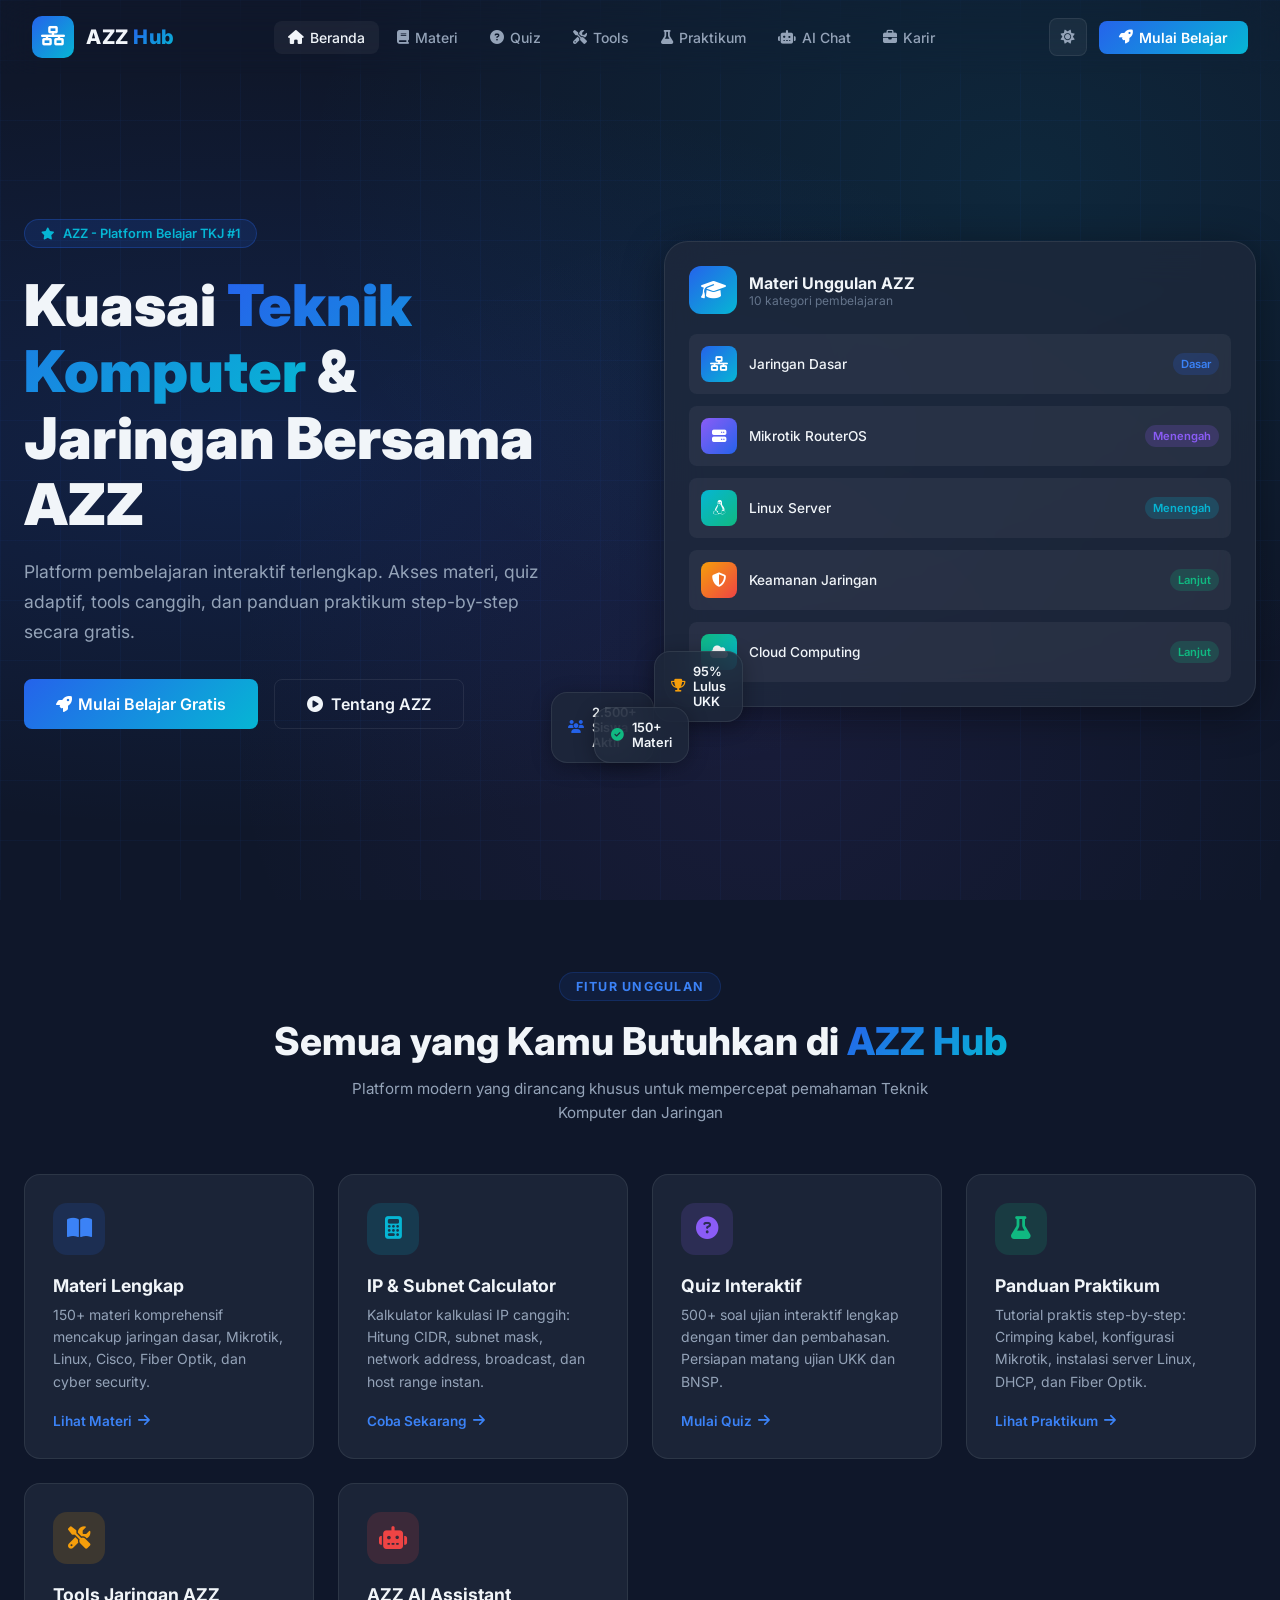
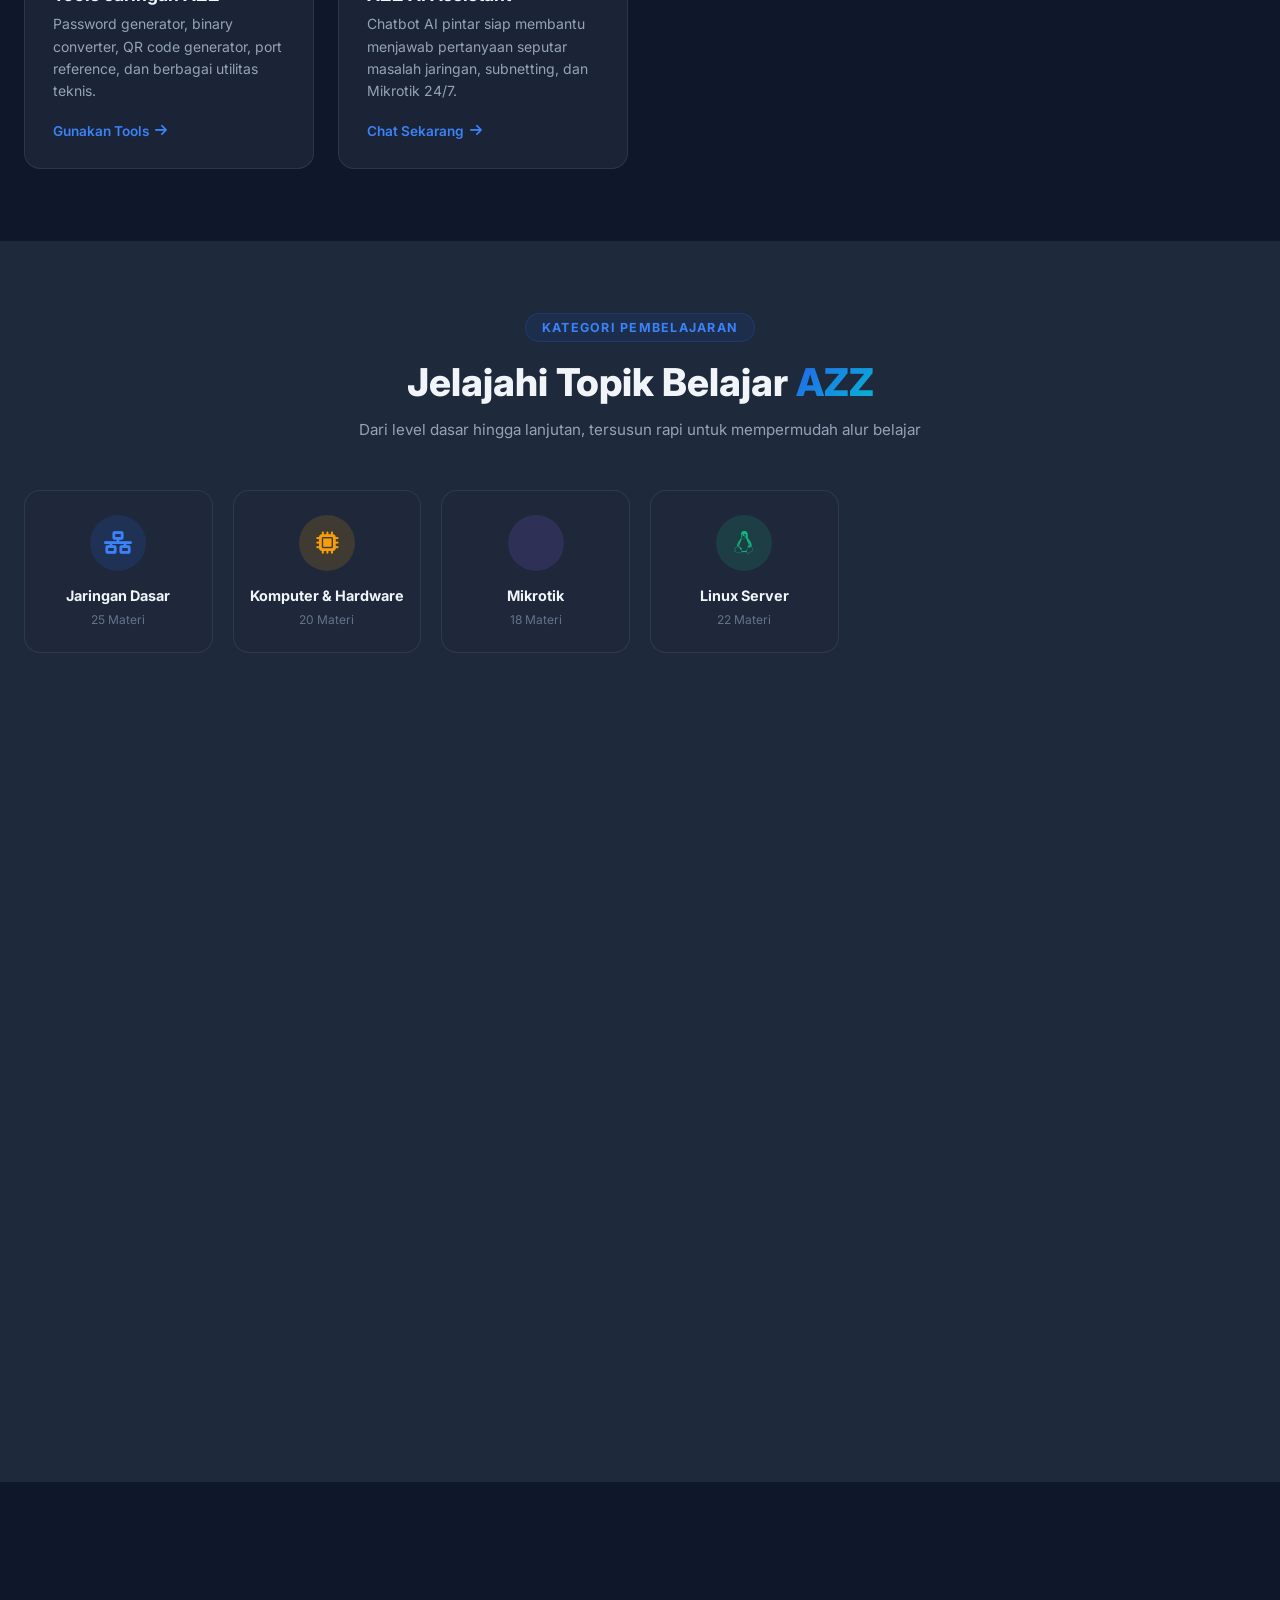
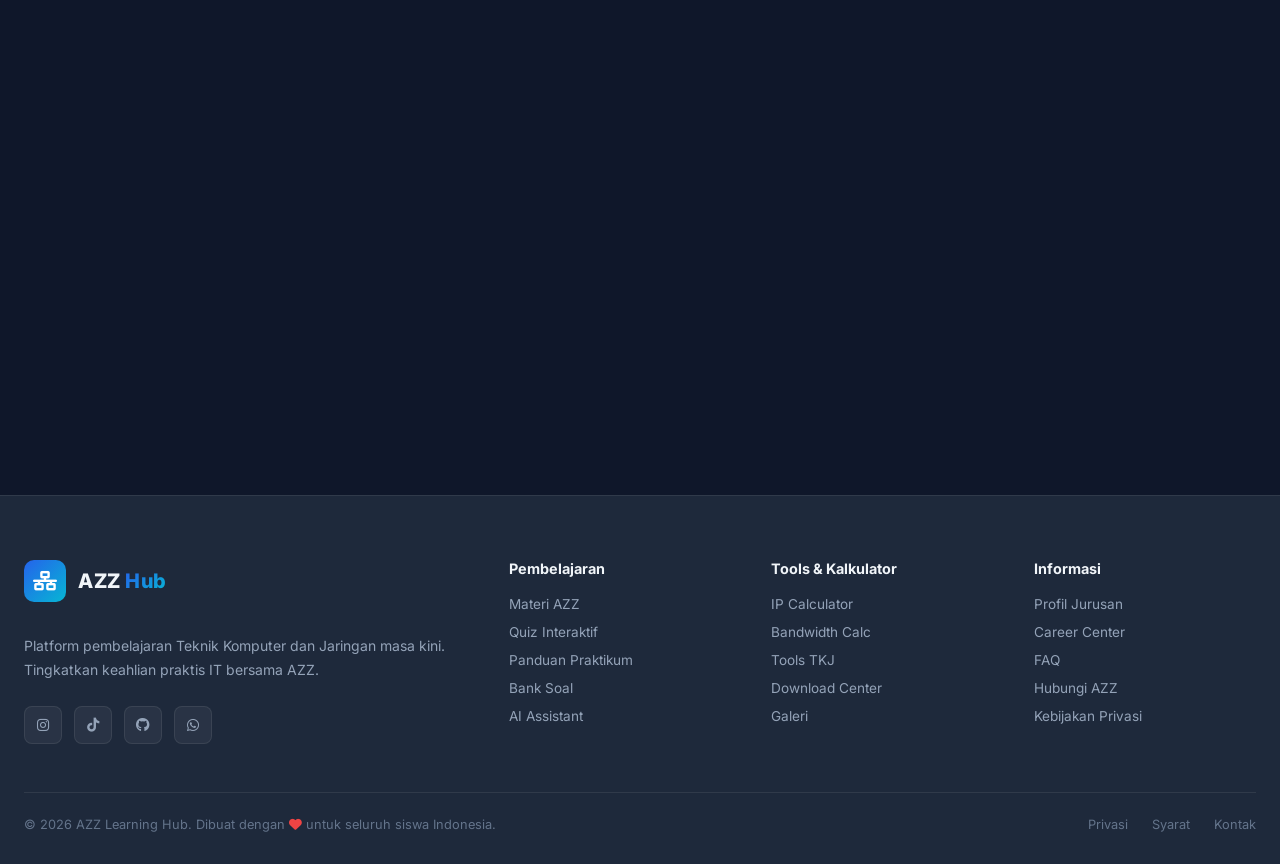
<file: index.html>
<!DOCTYPE html>
<html lang="id" data-theme="dark">
<head>
<meta charset="UTF-8">
<meta name="viewport" content="width=device-width, initial-scale=1.0">
<meta name="description" content="AZZ Learning Hub - Platform belajar Teknik Komputer dan Jaringan terlengkap untuk siswa SMK. Materi, Quiz, Tools, dan Praktikum TKJ.">
<meta name="keywords" content="AZZ, TKJ, Teknik Komputer Jaringan, SMK, Belajar Jaringan, Mikrotik, Linux, Cisco, Fiber Optik">
<meta name="author" content="AZZ Learning Hub">
<meta property="og:title" content="AZZ Learning Hub - Platform Belajar TKJ Terlengkap">
<meta property="og:description" content="Belajar Teknik Komputer dan Jaringan secara interaktif dan profesional bersama AZZ">
<meta property="og:type" content="website">
<meta property="og:image" content="assets/images/og-image.png">
<title>AZZ Learning Hub - Platform Belajar TKJ Terlengkap</title>
<link rel="preconnect" href="https://fonts.googleapis.com">
<link rel="preconnect" href="https://fonts.gstatic.com" crossorigin>
<link href="https://fonts.googleapis.com/css2?family=Inter:wght@300;400;500;600;700;800;900&family=JetBrains+Mono:wght@400;500;600&display=swap" rel="stylesheet">
<link rel="stylesheet" href="https://cdnjs.cloudflare.com/ajax/libs/font-awesome/6.5.0/css/all.min.css">
<style>
:root {
  --primary: #2563EB;
  --primary-light: #3B82F6;
  --primary-dark: #1D4ED8;
  --cyan: #06B6D4;
  --cyan-light: #22D3EE;
  --navy: #0F172A;
  --navy-light: #1E293B;
  --navy-mid: #334155;
  --text-primary: #F1F5F9;
  --text-secondary: #94A3B8;
  --text-muted: #64748B;
  --border: rgba(255,255,255,0.08);
  --glass: rgba(255,255,255,0.05);
  --glass-hover: rgba(255,255,255,0.1);
  --card-bg: rgba(30,41,59,0.8);
  --success: #10B981;
  --warning: #F59E0B;
  --danger: #EF4444;
  --purple: #8B5CF6;
  --gradient-1: linear-gradient(135deg, #2563EB, #06B6D4);
  --gradient-2: linear-gradient(135deg, #8B5CF6, #2563EB);
  --gradient-3: linear-gradient(135deg, #06B6D4, #10B981);
  --shadow: 0 4px 20px rgba(0,0,0,0.3);
  --shadow-lg: 0 8px 40px rgba(0,0,0,0.4);
  --radius: 16px;
  --radius-sm: 8px;
  --radius-lg: 24px;
  --transition: all 0.3s cubic-bezier(0.4,0,0.2,1);
}
[data-theme="light"] {
  --navy: #F8FAFC;
  --navy-light: #F1F5F9;
  --navy-mid: #E2E8F0;
  --text-primary: #0F172A;
  --text-secondary: #475569;
  --text-muted: #94A3B8;
  --border: rgba(0,0,0,0.08);
  --glass: rgba(255,255,255,0.8);
  --glass-hover: rgba(255,255,255,0.95);
  --card-bg: rgba(255,255,255,0.9);
  --shadow: 0 4px 20px rgba(0,0,0,0.08);
  --shadow-lg: 0 8px 40px rgba(0,0,0,0.12);
}
*{margin:0;padding:0;box-sizing:border-box;}
html{scroll-behavior:smooth;}
body{font-family:'Inter',sans-serif;background:var(--navy);color:var(--text-primary);overflow-x:hidden;transition:var(--transition);}
::selection{background:var(--primary);color:#fff;}
::-webkit-scrollbar{width:6px;}
::-webkit-scrollbar-track{background:var(--navy-light);}
::-webkit-scrollbar-thumb{background:var(--primary);border-radius:3px;}

/* LOADING SCREEN */
#loading-screen{position:fixed;top:0;left:0;width:100%;height:100%;background:var(--navy);z-index:9999;display:flex;flex-direction:column;align-items:center;justify-content:center;transition:opacity 0.5s ease;}
#loading-screen.hide{opacity:0;pointer-events:none;}
.loader-logo{font-size:2.5rem;font-weight:800;background:var(--gradient-1);-webkit-background-clip:text;-webkit-text-fill-color:transparent;background-clip:text;margin-bottom:1.5rem;animation:pulse 1.5s ease infinite;}
.loader-bar{width:200px;height:4px;background:var(--navy-light);border-radius:2px;overflow:hidden;}
.loader-progress{height:100%;background:var(--gradient-1);border-radius:2px;animation:loading 2s ease forwards;}
@keyframes loading{0%{width:0%;}100%{width:100%;}}
@keyframes pulse{0%,100%{opacity:1;}50%{opacity:0.5;}}

/* NAVBAR */
nav{position:fixed;top:0;left:0;right:0;z-index:1000;padding:1rem 2rem;transition:var(--transition);backdrop-filter:blur(20px);-webkit-backdrop-filter:blur(20px);}
nav.scrolled{background:rgba(15,23,42,0.95);box-shadow:0 2px 20px rgba(0,0,0,0.3);border-bottom:1px solid var(--border);}
[data-theme="light"] nav.scrolled{background:rgba(248,250,252,0.95);}
.nav-container{max-width:1400px;margin:0 auto;display:flex;align-items:center;justify-content:space-between;}
.nav-logo{display:flex;align-items:center;gap:0.75rem;text-decoration:none;}
.logo-icon{width:42px;height:42px;background:var(--gradient-1);border-radius:10px;display:flex;align-items:center;justify-content:center;font-size:1.2rem;color:#fff;font-weight:700;}
.logo-text{font-size:1.25rem;font-weight:800;color:var(--text-primary);letter-spacing:0.5px;}
.logo-text span{background:var(--gradient-1);-webkit-background-clip:text;-webkit-text-fill-color:transparent;background-clip:text;}
.nav-menu{display:flex;align-items:center;gap:0.25rem;list-style:none;}
.nav-menu a{color:var(--text-secondary);text-decoration:none;padding:0.5rem 0.875rem;border-radius:var(--radius-sm);font-size:0.875rem;font-weight:500;transition:var(--transition);display:flex;align-items:center;gap:0.375rem;}
.nav-menu a:hover,.nav-menu a.active{color:var(--text-primary);background:var(--glass);}
.nav-actions{display:flex;align-items:center;gap:0.75rem;}
.btn-theme{width:38px;height:38px;border:1px solid var(--border);background:var(--glass);border-radius:var(--radius-sm);cursor:pointer;color:var(--text-secondary);font-size:0.875rem;transition:var(--transition);display:flex;align-items:center;justify-content:center;}
.btn-theme:hover{color:var(--text-primary);background:var(--glass-hover);}
.btn-primary{background:var(--gradient-1);color:#fff;padding:0.5rem 1.25rem;border-radius:var(--radius-sm);text-decoration:none;font-size:0.875rem;font-weight:600;transition:var(--transition);border:none;cursor:pointer;display:flex;align-items:center;gap:0.375rem;}
.btn-primary:hover{transform:translateY(-1px);box-shadow:0 4px 15px rgba(37,99,235,0.4);}
.hamburger{display:none;flex-direction:column;gap:5px;cursor:pointer;padding:4px;}
.hamburger span{display:block;width:24px;height:2px;background:var(--text-primary);transition:var(--transition);border-radius:2px;}
.hamburger.active span:nth-child(1){transform:translateY(7px) rotate(45deg);}
.hamburger.active span:nth-child(2){opacity:0;}
.hamburger.active span:nth-child(3){transform:translateY(-7px) rotate(-45deg);}

/* MOBILE NAV */
.mobile-nav{display:none;position:fixed;top:65px;left:0;right:0;bottom:0;background:var(--navy);z-index:999;overflow-y:auto;padding:1.5rem 1rem;transform:translateX(-100%);transition:transform 0.3s ease;}
.mobile-nav.open{transform:translateX(0);}
.mobile-nav-menu{list-style:none;display:flex;flex-direction:column;gap:0.5rem;}
.mobile-nav-menu a{display:flex;align-items:center;gap:0.75rem;padding:0.875rem 1rem;border-radius:var(--radius-sm);color:var(--text-primary);text-decoration:none;font-weight:500;transition:var(--transition);background:var(--glass);}
.mobile-nav-menu a:hover{background:var(--glass-hover);}
.mobile-nav-menu a i{width:20px;color:var(--primary-light);}

/* HERO */
.hero{min-height:100vh;display:flex;align-items:center;position:relative;overflow:hidden;padding:7rem 1.5rem 4rem;}
.hero-bg{position:absolute;inset:0;background:radial-gradient(ellipse at 20% 50%, rgba(37,99,235,0.15) 0%, transparent 60%),radial-gradient(ellipse at 80% 20%, rgba(6,182,212,0.1) 0%, transparent 50%),radial-gradient(ellipse at 60% 80%, rgba(139,92,246,0.08) 0%, transparent 50%);}
.hero-grid{position:absolute;inset:0;background-image:linear-gradient(rgba(37,99,235,0.05) 1px,transparent 1px),linear-gradient(90deg,rgba(37,99,235,0.05) 1px,transparent 1px);background-size:60px 60px;}
.hero-container{max-width:1400px;margin:0 auto;width:100%;display:grid;grid-template-columns:1fr 1fr;gap:3rem;align-items:center;position:relative;z-index:1;}
.hero-badge{display:inline-flex;align-items:center;gap:0.5rem;background:rgba(37,99,235,0.15);border:1px solid rgba(37,99,235,0.3);border-radius:100px;padding:0.375rem 1rem;font-size:0.8rem;font-weight:600;color:var(--cyan);margin-bottom:1.5rem;}
.hero-badge i{font-size:0.75rem;}
.hero h1{font-size:clamp(2.2rem,4.5vw,3.8rem);font-weight:900;line-height:1.15;margin-bottom:1.25rem;}
.hero h1 .highlight{background:var(--gradient-1);-webkit-background-clip:text;-webkit-text-fill-color:transparent;background-clip:text;}
.hero p{font-size:clamp(0.95rem,1.5vw,1.1rem);color:var(--text-secondary);line-height:1.7;margin-bottom:2rem;max-width:540px;}
.hero-buttons{display:flex;gap:1rem;flex-wrap:wrap;}
.btn-outline{background:transparent;color:var(--text-primary);padding:0.75rem 1.5rem;border-radius:var(--radius-sm);text-decoration:none;font-size:0.9rem;font-weight:600;transition:var(--transition);border:1px solid var(--border);display:flex;align-items:center;gap:0.5rem;}
.btn-outline:hover{background:var(--glass);border-color:var(--primary);}
.btn-lg{padding:0.875rem 2rem;font-size:1rem;}
.hero-visual{position:relative;}
.hero-card-main{background:var(--card-bg);border:1px solid var(--border);border-radius:var(--radius-lg);padding:1.5rem;backdrop-filter:blur(20px);box-shadow:var(--shadow-lg);}
.hero-card-header{display:flex;align-items:center;gap:0.75rem;margin-bottom:1.25rem;}
.hero-card-icon{width:48px;height:48px;background:var(--gradient-1);border-radius:12px;display:flex;align-items:center;justify-content:center;color:#fff;font-size:1.25rem;}
.hero-card-title{font-weight:700;font-size:1rem;}
.hero-card-sub{font-size:0.75rem;color:var(--text-muted);}
.course-list{display:flex;flex-direction:column;gap:0.75rem;}
.course-item{display:flex;align-items:center;gap:0.75rem;padding:0.75rem;background:var(--glass);border-radius:var(--radius-sm);transition:var(--transition);}
.course-item:hover{background:var(--glass-hover);}
.course-item-icon{width:36px;height:36px;border-radius:8px;display:flex;align-items:center;justify-content:center;font-size:0.9rem;color:#fff;flex-shrink:0;}
.course-item-name{font-size:0.85rem;font-weight:500;flex:1;}
.course-item-badge{font-size:0.7rem;padding:0.25rem 0.5rem;border-radius:100px;font-weight:600;}
.badge-blue{background:rgba(37,99,235,0.2);color:var(--primary-light);}
.badge-cyan{background:rgba(6,182,212,0.2);color:var(--cyan);}
.badge-green{background:rgba(16,185,129,0.2);color:var(--success);}
.badge-purple{background:rgba(139,92,246,0.2);color:var(--purple);}
.floating-cards{position:absolute;pointer-events:none;}
.floating-card{position:absolute;background:var(--card-bg);border:1px solid var(--border);border-radius:var(--radius);padding:0.75rem 1rem;backdrop-filter:blur(20px);font-size:0.8rem;font-weight:600;display:flex;align-items:center;gap:0.5rem;box-shadow:var(--shadow);animation:float 3s ease-in-out infinite;}
.fc-1{top:-15px;right:10px;}
.fc-2{bottom:-15px;left:-10px;animation-delay:0.5s;}
.fc-3{top:45%;right:-25px;animation-delay:1.5s;}
@keyframes float{0%,100%{transform:translateY(0);}50%{transform:translateY(-8px);}}

/* STATS */
.stats{padding:3.5rem 1.5rem;background:var(--navy-light);border-top:1px solid var(--border);border-bottom:1px solid var(--border);}
.stats-container{max-width:1400px;margin:0 auto;display:grid;grid-template-columns:repeat(auto-fit, minmax(200px, 1fr));gap:2rem;}
.stat-item{text-align:center;}
.stat-number{font-size:2.5rem;font-weight:800;background:var(--gradient-1);-webkit-background-clip:text;-webkit-text-fill-color:transparent;background-clip:text;display:block;}
.stat-label{color:var(--text-secondary);font-size:0.875rem;margin-top:0.25rem;}

/* SECTION COMMONS */
section{padding:4.5rem 1.5rem;}
.section-container{max-width:1400px;margin:0 auto;}
.section-header{text-align:center;margin-bottom:3rem;}
.section-tag{display:inline-block;background:rgba(37,99,235,0.1);border:1px solid rgba(37,99,235,0.2);color:var(--primary-light);font-size:0.78rem;font-weight:700;letter-spacing:0.1em;text-transform:uppercase;padding:0.375rem 1rem;border-radius:100px;margin-bottom:1rem;}
.section-title{font-size:clamp(1.6rem,3vw,2.4rem);font-weight:800;margin-bottom:0.75rem;line-height:1.25;}
.section-title span{background:var(--gradient-1);-webkit-background-clip:text;-webkit-text-fill-color:transparent;background-clip:text;}
.section-desc{color:var(--text-secondary);font-size:0.95rem;max-width:600px;margin:0 auto;line-height:1.6;}

/* FEATURES */
.features-grid{display:grid;grid-template-columns:repeat(auto-fit, minmax(280px, 1fr));gap:1.5rem;}
.feature-card{background:var(--card-bg);border:1px solid var(--border);border-radius:var(--radius);padding:1.75rem;transition:var(--transition);cursor:default;position:relative;overflow:hidden;}
.feature-card::before{content:'';position:absolute;inset:0;background:var(--gradient-1);opacity:0;transition:var(--transition);display:none;}
.feature-card:hover{transform:translateY(-4px);box-shadow:var(--shadow-lg);border-color:rgba(37,99,235,0.3);}
.feature-card:hover::before{opacity:0.03;}
.feature-icon{width:52px;height:52px;border-radius:14px;display:flex;align-items:center;justify-content:center;font-size:1.4rem;margin-bottom:1.25rem;}
.feature-card h3{font-size:1.1rem;font-weight:700;margin-bottom:0.5rem;}
.feature-card p{font-size:0.875rem;color:var(--text-secondary);line-height:1.6;}
.feature-link{display:inline-flex;align-items:center;gap:0.375rem;color:var(--primary-light);font-size:0.85rem;font-weight:600;text-decoration:none;margin-top:1.25rem;transition:var(--transition);}
.feature-link:hover{gap:0.75rem;}

/* CATEGORIES */
.categories-grid{display:grid;grid-template-columns:repeat(auto-fit, minmax(180px, 1fr));gap:1.25rem;}
.category-card{background:var(--card-bg);border:1px solid var(--border);border-radius:var(--radius);padding:1.5rem 1rem;text-align:center;text-decoration:none;color:var(--text-primary);transition:var(--transition);position:relative;overflow:hidden;}
.category-card:hover{transform:translateY(-4px);box-shadow:var(--shadow-lg);border-color:var(--primary);}
.cat-icon{width:56px;height:56px;border-radius:50%;display:flex;align-items:center;justify-content:center;font-size:1.4rem;margin:0 auto 1rem;}
.category-card h4{font-size:0.9rem;font-weight:700;margin-bottom:0.25rem;}
.category-card span{font-size:0.75rem;color:var(--text-muted);}
.cat-arrow{position:absolute;bottom:1rem;right:1rem;font-size:0.75rem;color:var(--text-muted);opacity:0;transition:var(--transition);}
.category-card:hover .cat-arrow{opacity:1;color:var(--primary-light);}

/* TESTIMONIALS */
.testimonials{background:var(--navy-light);}
.testimonials-grid{display:grid;grid-template-columns:repeat(auto-fit, minmax(280px, 1fr));gap:1.5rem;}
.testi-card{background:var(--card-bg);border:1px solid var(--border);border-radius:var(--radius);padding:1.75rem;transition:var(--transition);}
.testi-card:hover{transform:translateY(-2px);box-shadow:var(--shadow);}
.testi-stars{color:#F59E0B;font-size:0.875rem;margin-bottom:1rem;}
.testi-text{font-size:0.9rem;color:var(--text-secondary);line-height:1.7;margin-bottom:1.25rem;font-style:italic;}
.testi-author{display:flex;align-items:center;gap:0.75rem;}
.testi-avatar{width:44px;height:44px;border-radius:50%;background:var(--gradient-1);display:flex;align-items:center;justify-content:center;color:#fff;font-weight:700;font-size:1rem;}
.testi-name{font-weight:700;font-size:0.9rem;}
.testi-school{font-size:0.75rem;color:var(--text-muted);}

/* FAQ */
.faq-container{max-width:800px;margin:0 auto;}
.faq-item{border:1px solid var(--border);border-radius:var(--radius-sm);margin-bottom:0.75rem;overflow:hidden;transition:var(--transition);}
.faq-item.open{border-color:rgba(37,99,235,0.3);}
.faq-question{display:flex;align-items:center;justify-content:space-between;padding:1.25rem 1.5rem;cursor:pointer;font-weight:600;font-size:0.95rem;transition:var(--transition);gap:1rem;}
.faq-question:hover{color:var(--primary-light);}
.faq-icon{width:28px;height:28px;border-radius:50%;background:var(--glass);display:flex;align-items:center;justify-content:center;font-size:0.75rem;transition:var(--transition);flex-shrink:0;}
.faq-item.open .faq-icon{background:var(--primary);color:#fff;transform:rotate(180deg);}
.faq-answer{max-height:0;overflow:hidden;transition:max-height 0.3s ease;}
.faq-answer-inner{padding:0 1.5rem 1.25rem;color:var(--text-secondary);font-size:0.9rem;line-height:1.7;}

/* FOOTER */
footer{background:var(--navy-light);border-top:1px solid var(--border);padding:4rem 1.5rem 2rem;}
.footer-container{max-width:1400px;margin:0 auto;}
.footer-grid{display:grid;grid-template-columns:2fr 1fr 1fr 1fr;gap:2.5rem;margin-bottom:3rem;}
.footer-brand p{color:var(--text-secondary);font-size:0.875rem;line-height:1.7;margin:1rem 0 1.5rem;}
.footer-social{display:flex;gap:0.75rem;}
.social-btn{width:38px;height:38px;border-radius:var(--radius-sm);background:var(--glass);border:1px solid var(--border);display:flex;align-items:center;justify-content:center;color:var(--text-secondary);font-size:0.875rem;transition:var(--transition);text-decoration:none;}
.social-btn:hover{background:var(--primary);color:#fff;border-color:var(--primary);}
.footer-col h4{font-weight:700;font-size:0.9rem;margin-bottom:1rem;}
.footer-links{list-style:none;display:flex;flex-direction:column;gap:0.5rem;}
.footer-links a{color:var(--text-secondary);text-decoration:none;font-size:0.85rem;transition:var(--transition);}
.footer-links a:hover{color:var(--primary-light);}
.footer-bottom{border-top:1px solid var(--border);padding-top:1.5rem;display:flex;align-items:center;justify-content:space-between;font-size:0.8rem;color:var(--text-muted);flex-wrap:wrap;gap:1rem;}
.footer-bottom-links{display:flex;gap:1.5rem;}
.footer-bottom-links a{color:var(--text-muted);text-decoration:none;transition:var(--transition);}
.footer-bottom-links a:hover{color:var(--text-primary);}

/* BACK TO TOP */
#back-top{position:fixed;bottom:2rem;right:2rem;width:44px;height:44px;background:var(--gradient-1);border-radius:50%;display:flex;align-items:center;justify-content:center;color:#fff;cursor:pointer;opacity:0;transform:translateY(20px);transition:var(--transition);z-index:500;border:none;box-shadow:var(--shadow);}
#back-top.show{opacity:1;transform:translateY(0);}

/* TOAST */
.toast-container{position:fixed;bottom:2rem;left:50%;transform:translateX(-50%);z-index:9998;display:flex;flex-direction:column;gap:0.5rem;align-items:center;width:90%;max-width:400px;}
.toast{width:100%;background:var(--navy-mid);border:1px solid var(--border);border-radius:var(--radius-sm);padding:0.75rem 1.25rem;font-size:0.875rem;display:flex;align-items:center;gap:0.5rem;animation:toastIn 0.3s ease;box-shadow:var(--shadow);}
.toast.success{border-color:var(--success);color:var(--success);}
.toast.error{border-color:var(--danger);color:var(--danger);}
@keyframes toastIn{from{opacity:0;transform:translateY(10px);}to{opacity:1;transform:translateY(0);}}

/* ANIMATIONS */
.fade-up{opacity:0;transform:translateY(30px);transition:opacity 0.6s ease,transform 0.6s ease;}
.fade-up.visible{opacity:1;transform:translateY(0);}

/* RESPONSIVE BREAKPOINTS */
@media(max-width:1024px){
  .footer-grid{grid-template-columns:1fr 1fr;}
}
@media(max-width:850px){
  .hero-container{grid-template-columns:1fr;}
  .floating-cards{display:none;}
  nav{padding:1rem;}
  .nav-menu,.btn-primary.desktop-only{display:none;}
  .hamburger{display:flex;}
  .mobile-nav{display:block;}
}
@media(max-width:600px){
  .hero-buttons{flex-direction:column;width:100%;}
  .btn-primary, .btn-outline{justify-content:center;width:100%;}
  .footer-grid{grid-template-columns:1fr;}
  .footer-bottom{flex-direction:column;text-align:center;}
}
</style>
</head>
<body>

<!-- LOADING SCREEN -->
<div id="loading-screen">
  <div class="loader-logo"><i class="fas fa-network-wired"></i> AZZ Hub</div>
  <div class="loader-bar"><div class="loader-progress"></div></div>
  <p style="color:var(--text-muted);font-size:0.8rem;margin-top:1rem;">Memuat AZZ Learning Hub...</p>
</div>

<!-- NAVBAR -->
<nav id="navbar">
  <div class="nav-container">
    <a href="index.html" class="nav-logo">
      <div class="logo-icon"><i class="fas fa-network-wired"></i></div>
      <span class="logo-text">AZZ <span>Hub</span></span>
    </a>
    <ul class="nav-menu">
      <li><a href="index.html" class="active"><i class="fas fa-home"></i> Beranda</a></li>
      <li><a href="materi/index.html"><i class="fas fa-book"></i> Materi</a></li>
      <li><a href="quiz/index.html"><i class="fas fa-question-circle"></i> Quiz</a></li>
      <li><a href="tools/index.html"><i class="fas fa-tools"></i> Tools</a></li>
      <li><a href="praktikum/index.html"><i class="fas fa-flask"></i> Praktikum</a></li>
      <li><a href="ai-assistant/index.html"><i class="fas fa-robot"></i> AI Chat</a></li>
      <li><a href="career/index.html"><i class="fas fa-briefcase"></i> Karir</a></li>
    </ul>
    <div class="nav-actions">
      <button class="btn-theme" id="themeToggle" title="Toggle Theme"><i class="fas fa-moon"></i></button>
      <a href="materi/index.html" class="btn-primary desktop-only"><i class="fas fa-rocket"></i> Mulai Belajar</a>
      <div class="hamburger" id="hamburger">
        <span></span><span></span><span></span>
      </div>
    </div>
  </div>
</nav>

<!-- MOBILE NAV -->
<div class="mobile-nav" id="mobileNav">
  <ul class="mobile-nav-menu">
    <li><a href="index.html"><i class="fas fa-home"></i> Beranda</a></li>
    <li><a href="materi/index.html"><i class="fas fa-book"></i> Materi AZZ</a></li>
    <li><a href="ipcalc/index.html"><i class="fas fa-calculator"></i> IP Calculator</a></li>
    <li><a href="bandwidth/index.html"><i class="fas fa-tachometer-alt"></i> Bandwidth Calc</a></li>
    <li><a href="quiz/index.html"><i class="fas fa-question-circle"></i> Quiz</a></li>
    <li><a href="tools/index.html"><i class="fas fa-tools"></i> Tools TKJ</a></li>
    <li><a href="praktikum/index.html"><i class="fas fa-flask"></i> Praktikum</a></li>
    <li><a href="bank-soal/index.html"><i class="fas fa-database"></i> Bank Soal</a></li>
    <li><a href="career/index.html"><i class="fas fa-briefcase"></i> Career Center</a></li>
    <li><a href="download/index.html"><i class="fas fa-download"></i> Download</a></li>
    <li><a href="galeri/index.html"><i class="fas fa-images"></i> Galeri</a></li>
    <li><a href="profil/index.html"><i class="fas fa-school"></i> Profil Jurusan</a></li>
    <li><a href="ai-assistant/index.html"><i class="fas fa-robot"></i> AI Assistant</a></li>
  </ul>
</div>

<!-- HERO -->
<section class="hero">
  <div class="hero-bg"></div>
  <div class="hero-grid"></div>
  <div class="hero-container">
    <div class="hero-content">
      <div class="hero-badge"><i class="fas fa-star"></i> AZZ - Platform Belajar TKJ #1</div>
      <h1>Kuasai <span class="highlight">Teknik Komputer</span> & Jaringan Bersama AZZ</h1>
      <p>Platform pembelajaran interaktif terlengkap. Akses materi, quiz adaptif, tools canggih, dan panduan praktikum step-by-step secara gratis.</p>
      <div class="hero-buttons">
        <a href="materi/index.html" class="btn-primary btn-lg"><i class="fas fa-rocket"></i> Mulai Belajar Gratis</a>
        <a href="profil/index.html" class="btn-outline btn-lg"><i class="fas fa-play-circle"></i> Tentang AZZ</a>
      </div>
    </div>
    <div class="hero-visual">
      <div class="hero-card-main">
        <div class="hero-card-header">
          <div class="hero-card-icon"><i class="fas fa-graduation-cap"></i></div>
          <div>
            <div class="hero-card-title">Materi Unggulan AZZ</div>
            <div class="hero-card-sub">10 kategori pembelajaran</div>
          </div>
        </div>
        <div class="course-list">
          <div class="course-item">
            <div class="course-item-icon" style="background:linear-gradient(135deg,#2563EB,#06B6D4)"><i class="fas fa-network-wired"></i></div>
            <span class="course-item-name">Jaringan Dasar</span>
            <span class="course-item-badge badge-blue">Dasar</span>
          </div>
          <div class="course-item">
            <div class="course-item-icon" style="background:linear-gradient(135deg,#8B5CF6,#2563EB)"><i class="fas fa-server"></i></div>
            <span class="course-item-name">Mikrotik RouterOS</span>
            <span class="course-item-badge badge-purple">Menengah</span>
          </div>
          <div class="course-item">
            <div class="course-item-icon" style="background:linear-gradient(135deg,#06B6D4,#10B981)"><i class="fab fa-linux"></i></div>
            <span class="course-item-name">Linux Server</span>
            <span class="course-item-badge badge-cyan">Menengah</span>
          </div>
          <div class="course-item">
            <div class="course-item-icon" style="background:linear-gradient(135deg,#F59E0B,#EF4444)"><i class="fas fa-shield-alt"></i></div>
            <span class="course-item-name">Keamanan Jaringan</span>
            <span class="course-item-badge badge-green">Lanjut</span>
          </div>
          <div class="course-item">
            <div class="course-item-icon" style="background:linear-gradient(135deg,#10B981,#06B6D4)"><i class="fas fa-cloud"></i></div>
            <span class="course-item-name">Cloud Computing</span>
            <span class="course-item-badge badge-green">Lanjut</span>
          </div>
        </div>
      </div>
      <div class="floating-cards">
        <div class="floating-card fc-1"><i class="fas fa-users" style="color:var(--primary)"></i> 2.500+ Siswa Aktif</div>
        <div class="floating-card fc-2"><i class="fas fa-trophy" style="color:#F59E0B"></i> 95% Lulus UKK</div>
        <div class="floating-card fc-3"><i class="fas fa-check-circle" style="color:var(--success)"></i> 150+ Materi</div>
      </div>
    </div>
  </div>
</section>

<!-- FEATURES -->
<section>
  <div class="section-container">
    <div class="section-header fade-up">
      <div class="section-tag">Fitur Unggulan</div>
      <h2 class="section-title">Semua yang Kamu Butuhkan di <span>AZZ Hub</span></h2>
      <p class="section-desc">Platform modern yang dirancang khusus untuk mempercepat pemahaman Teknik Komputer dan Jaringan</p>
    </div>
    <div class="features-grid">
      <div class="feature-card fade-up">
        <div class="feature-icon" style="background:rgba(37,99,235,0.15);color:var(--primary-light)"><i class="fas fa-book-open"></i></div>
        <h3>Materi Lengkap</h3>
        <p>150+ materi komprehensif mencakup jaringan dasar, Mikrotik, Linux, Cisco, Fiber Optik, dan cyber security.</p>
        <a href="materi/index.html" class="feature-link">Lihat Materi <i class="fas fa-arrow-right"></i></a>
      </div>
      <div class="feature-card fade-up">
        <div class="feature-icon" style="background:rgba(6,182,212,0.15);color:var(--cyan)"><i class="fas fa-calculator"></i></div>
        <h3>IP & Subnet Calculator</h3>
        <p>Kalkulator kalkulasi IP canggih: Hitung CIDR, subnet mask, network address, broadcast, dan host range instan.</p>
        <a href="ipcalc/index.html" class="feature-link">Coba Sekarang <i class="fas fa-arrow-right"></i></a>
      </div>
      <div class="feature-card fade-up">
        <div class="feature-icon" style="background:rgba(139,92,246,0.15);color:var(--purple)"><i class="fas fa-question-circle"></i></div>
        <h3>Quiz Interaktif</h3>
        <p>500+ soal ujian interaktif lengkap dengan timer dan pembahasan. Persiapan matang ujian UKK dan BNSP.</p>
        <a href="quiz/index.html" class="feature-link">Mulai Quiz <i class="fas fa-arrow-right"></i></a>
      </div>
      <div class="feature-card fade-up">
        <div class="feature-icon" style="background:rgba(16,185,129,0.15);color:var(--success)"><i class="fas fa-flask"></i></div>
        <h3>Panduan Praktikum</h3>
        <p>Tutorial praktis step-by-step: Crimping kabel, konfigurasi Mikrotik, instalasi server Linux, DHCP, dan Fiber Optik.</p>
        <a href="praktikum/index.html" class="feature-link">Lihat Praktikum <i class="fas fa-arrow-right"></i></a>
      </div>
      <div class="feature-card fade-up">
        <div class="feature-icon" style="background:rgba(245,158,11,0.15);color:#F59E0B"><i class="fas fa-tools"></i></div>
        <h3>Tools Jaringan AZZ</h3>
        <p>Password generator, binary converter, QR code generator, port reference, dan berbagai utilitas teknis.</p>
        <a href="tools/index.html" class="feature-link">Gunakan Tools <i class="fas fa-arrow-right"></i></a>
      </div>
      <div class="feature-card fade-up">
        <div class="feature-icon" style="background:rgba(239,68,68,0.15);color:var(--danger)"><i class="fas fa-robot"></i></div>
        <h3>AZZ AI Assistant</h3>
        <p>Chatbot AI pintar siap membantu menjawab pertanyaan seputar masalah jaringan, subnetting, dan Mikrotik 24/7.</p>
        <a href="ai-assistant/index.html" class="feature-link">Chat Sekarang <i class="fas fa-arrow-right"></i></a>
      </div>
    </div>
  </div>
</section>

<!-- CATEGORIES -->
<section style="background:var(--navy-light);padding:4.5rem 1.5rem;">
  <div class="section-container">
    <div class="section-header fade-up">
      <div class="section-tag">Kategori Pembelajaran</div>
      <h2 class="section-title">Jelajahi Topik Belajar <span>AZZ</span></h2>
      <p class="section-desc">Dari level dasar hingga lanjutan, tersusun rapi untuk mempermudah alur belajar</p>
    </div>
    <div class="categories-grid">
      <a href="materi/index.html?cat=jaringan" class="category-card fade-up">
        <div class="cat-icon" style="background:rgba(37,99,235,0.15);color:var(--primary-light)"><i class="fas fa-network-wired"></i></div>
        <h4>Jaringan Dasar</h4>
        <span>25 Materi</span>
        <i class="fas fa-arrow-right cat-arrow"></i>
      </a>
      <a href="materi/index.html?cat=hardware" class="category-card fade-up">
        <div class="cat-icon" style="background:rgba(245,158,11,0.15);color:#F59E0B"><i class="fas fa-microchip"></i></div>
        <h4>Komputer & Hardware</h4>
        <span>20 Materi</span>
        <i class="fas fa-arrow-right cat-arrow"></i>
      </a>
      <a href="materi/index.html?cat=mikrotik" class="category-card fade-up">
        <div class="cat-icon" style="background:rgba(139,92,246,0.15);color:var(--purple)"><i class="fas fa-router"></i></div>
        <h4>Mikrotik</h4>
        <span>18 Materi</span>
        <i class="fas fa-arrow-right cat-arrow"></i>
      </a>
      <a href="materi/index.html?cat=linux" class="category-card fade-up">
        <div class="cat-icon" style="background:rgba(16,185,129,0.15);color:var(--success)"><i class="fab fa-linux"></i></div>
        <h4>Linux Server</h4>
        <span>22 Materi</span>
        <i class="fas fa-arrow-right cat-arrow"></i>
      </a>
      <a href="materi/index.html?cat=cisco" class="category-card fade-up">
        <div class="cat-icon" style="background:rgba(6,182,212,0.15);color:var(--cyan)"><i class="fas fa-server"></i></div>
        <h4>Cisco Dasar</h4>
        <span>15 Materi</span>
        <i class="fas fa-arrow-right cat-arrow"></i>
      </a>
      <a href="materi/index.html?cat=fiber" class="category-card fade-up">
        <div class="cat-icon" style="background:rgba(239,68,68,0.15);color:var(--danger)"><i class="fas fa-satellite-dish"></i></div>
        <h4>Fiber Optik</h4>
        <span>12 Materi</span>
        <i class="fas fa-arrow-right cat-arrow"></i>
      </a>
      <a href="materi/index.html?cat=security" class="category-card fade-up">
        <div class="cat-icon" style="background:rgba(239,68,68,0.15);color:#F87171"><i class="fas fa-shield-alt"></i></div>
        <h4>Keamanan Jaringan</h4>
        <span>16 Materi</span>
        <i class="fas fa-arrow-right cat-arrow"></i>
      </a>
      <a href="materi/index.html?cat=wireless" class="category-card fade-up">
        <div class="cat-icon" style="background:rgba(37,99,235,0.15);color:#60A5FA"><i class="fas fa-wifi"></i></div>
        <h4>Wireless Networking</h4>
        <span>14 Materi</span>
        <i class="fas fa-arrow-right cat-arrow"></i>
      </a>
      <a href="materi/index.html?cat=cloud" class="category-card fade-up">
        <div class="cat-icon" style="background:rgba(6,182,212,0.15);color:#22D3EE"><i class="fas fa-cloud"></i></div>
        <h4>Cloud Computing</h4>
        <span>10 Materi</span>
        <i class="fas fa-arrow-right cat-arrow"></i>
      </a>
      <a href="materi/index.html?cat=troubleshoot" class="category-card fade-up">
        <div class="cat-icon" style="background:rgba(245,158,11,0.15);color:#FCD34D"><i class="fas fa-wrench"></i></div>
        <h4>Troubleshooting</h4>
        <span>18 Materi</span>
        <i class="fas fa-arrow-right cat-arrow"></i>
      </a>
    </div>
  </div>
</section>

<!-- TESTIMONIALS -->
<section class="testimonials">
  <div class="section-container">
    <div class="section-header fade-up">
      <div class="section-tag">Testimoni</div>
      <h2 class="section-title">Pendapat Pengguna <span>AZZ Hub</span></h2>
      <p class="section-desc">Pengalaman pelajar yang meningkatkan skill jaringan mereka bersama AZZ</p>
    </div>
    <div class="testimonials-grid">
      <div class="testi-card fade-up">
        <div class="testi-stars"><i class="fas fa-star"></i><i class="fas fa-star"></i><i class="fas fa-star"></i><i class="fas fa-star"></i><i class="fas fa-star"></i></div>
        <p class="testi-text">"Platform AZZ luar biasa! Materi subnetting yang biasanya rumit kini sangat gampang dimengerti. Nilai praktikum saya meningkat drastis!"</p>
        <div class="testi-author">
          <div class="testi-avatar">R</div>
          <div>
            <div class="testi-name">R**** P******</div>
            <div class="testi-school">SMK N 1 J******, Kelas XII TKJ</div>
          </div>
        </div>
      </div>
      <div class="testi-card fade-up">
        <div class="testi-stars"><i class="fas fa-star"></i><i class="fas fa-star"></i><i class="fas fa-star"></i><i class="fas fa-star"></i><i class="fas fa-star"></i></div>
        <p class="testi-text">"IP Calculator AZZ sangat membantu pas praktikum. AI Chatbot-nya juga responsif dan solutif banget buat jawab seputar MikroTik!"</p>
        <div class="testi-author">
          <div class="testi-avatar" style="background:var(--gradient-2)">S</div>
          <div>
            <div class="testi-name">S*** D***</div>
            <div class="testi-school">SMK M*********** 2 B******, Kelas XI TKJ</div>
          </div>
        </div>
      </div>
      <div class="testi-card fade-up">
        <div class="testi-stars"><i class="fas fa-star"></i><i class="fas fa-star"></i><i class="fas fa-star"></i><i class="fas fa-star"></i><i class="fas fa-star-half-alt"></i></div>
        <p class="testi-text">"Fitur Quiz di AZZ membantu banget buat latihan ujian BNSP. Tampilannya super bersih dan nyaman dipakai di HP ataupun laptop."</p>
        <div class="testi-author">
          <div class="testi-avatar" style="background:var(--gradient-3)">A</div>
          <div>
            <div class="testi-name">A**** F****</div>
            <div class="testi-school">SMK T***** S*******, Kelas XII TKJ</div>
          </div>
        </div>
      </div>
    </div>
  </div>
</section>

<!-- FAQ -->
<section id="faq">
  <div class="section-container">
    <div class="section-header fade-up">
      <div class="section-tag">FAQ</div>
      <h2 class="section-title">Pertanyaan <span>Sering Diajukan</span></h2>
    </div>
    <div class="faq-container">
      <div class="faq-item fade-up">
        <div class="faq-question">Apakah platform AZZ Hub gratis? <div class="faq-icon"><i class="fas fa-chevron-down"></i></div></div>
        <div class="faq-answer"><div class="faq-answer-inner">Ya! AZZ Learning Hub 100% gratis diakses oleh siapa saja. Seluruh materi, simulator tools, dan quiz dapat digunakan tanpa dipungut biaya.</div></div>
      </div>
      <div class="faq-item fade-up">
        <div class="faq-question">Apakah saya perlu membuat akun di AZZ Hub? <div class="faq-icon"><i class="fas fa-chevron-down"></i></div></div>
        <div class="faq-answer"><div class="faq-answer-inner">Tidak perlu registrasi. Anda bisa langsung belajar. Riwayat dan progres penggunaan tersimpan aman pada browser Anda.</div></div>
      </div>
      <div class="faq-item fade-up">
        <div class="faq-question">Apakah website AZZ nyaman dibuka di Smartphone? <div class="faq-icon"><i class="fas fa-chevron-down"></i></div></div>
        <div class="faq-answer"><div class="faq-answer-inner">Sangat nyaman! Platform AZZ dirancang fully responsive untuk tampilan optimal di layar HP, Tablet, maupun PC Desktop.</div></div>
      </div>
      <div class="faq-item fade-up">
        <div class="faq-question">Apa saja topik materi yang disediakan AZZ Hub? <div class="faq-icon"><i class="fas fa-chevron-down"></i></div></div>
        <div class="faq-answer"><div class="faq-answer-inner">Tersedia lebih dari 10 kategori mulai dari Dasar Jaringan, Hardware, Mikrotik, Linux Server, Cisco, Fiber Optik, hingga Keamanan Siber.</div></div>
      </div>
    </div>
  </div>
</section>

<!-- FOOTER -->
<footer>
  <div class="footer-container">
    <div class="footer-grid">
      <div class="footer-brand">
        <a href="index.html" class="nav-logo" style="margin-bottom:1rem;display:inline-flex;">
          <div class="logo-icon"><i class="fas fa-network-wired"></i></div>
          <span class="logo-text">AZZ <span>Hub</span></span>
        </a>
        <p>Platform pembelajaran Teknik Komputer dan Jaringan masa kini. Tingkatkan keahlian praktis IT bersama AZZ.</p>
        <div class="footer-social">
          <a href="https://www.instagram.com/artzy.794?igsh=OWZuMGN4ZWk2aWw0" class="social-btn"><i class="fab fa-instagram"></i></a>
          <a href="#" class="social-btn"><i class="fab fa-tiktok"></i></a>
          <a href="https://github.com/Azz-mobile" class="social-btn"><i class="fab fa-github"></i></a>
          <a href="6283878729637" class="social-btn"><i class="fab fa-whatsapp"></i></a>
        </div>
      </div>
      <div class="footer-col">
        <h4>Pembelajaran</h4>
        <ul class="footer-links">
          <li><a href="materi/index.html">Materi AZZ</a></li>
          <li><a href="quiz/index.html">Quiz Interaktif</a></li>
          <li><a href="praktikum/index.html">Panduan Praktikum</a></li>
          <li><a href="bank-soal/index.html">Bank Soal</a></li>
          <li><a href="ai-assistant/index.html">AI Assistant</a></li>
        </ul>
      </div>
      <div class="footer-col">
        <h4>Tools & Kalkulator</h4>
        <ul class="footer-links">
          <li><a href="ipcalc/index.html">IP Calculator</a></li>
          <li><a href="bandwidth/index.html">Bandwidth Calc</a></li>
          <li><a href="tools/index.html">Tools TKJ</a></li>
          <li><a href="download/index.html">Download Center</a></li>
          <li><a href="galeri/index.html">Galeri</a></li>
        </ul>
      </div>
      <div class="footer-col">
        <h4>Informasi</h4>
        <ul class="footer-links">
          <li><a href="profil/index.html">Profil Jurusan</a></li>
          <li><a href="career/index.html">Career Center</a></li>
          <li><a href="#faq">FAQ</a></li>
          <li><a href="#">Hubungi AZZ</a></li>
          <li><a href="#">Kebijakan Privasi</a></li>
        </ul>
      </div>
    </div>
    <div class="footer-bottom">
      <span>© 2026 AZZ Learning Hub. Dibuat dengan <i class="fas fa-heart" style="color:var(--danger)"></i> untuk seluruh siswa Indonesia.</span>
      <div class="footer-bottom-links">
        <a href="#">Privasi</a>
        <a href="#">Syarat</a>
        <a href="#">Kontak</a>
      </div>
    </div>
  </div>
</footer>

<!-- BACK TO TOP -->
<button id="back-top" onclick="window.scrollTo({top:0,behavior:'smooth'})" aria-label="Back to Top"><i class="fas fa-arrow-up"></i></button>

<!-- TOAST CONTAINER -->
<div class="toast-container" id="toastContainer"></div>

<script>
// LOADING
window.addEventListener('load',()=>{setTimeout(()=>{document.getElementById('loading-screen').classList.add('hide');},1200);});

// THEME
const themeToggle=document.getElementById('themeToggle');
const savedTheme=localStorage.getItem('azz-theme')||'dark';
document.documentElement.setAttribute('data-theme',savedTheme);
updateThemeIcon(savedTheme);

themeToggle.addEventListener('click',()=>{
  const curr=document.documentElement.getAttribute('data-theme');
  const next=curr==='dark'?'light':'dark';
  document.documentElement.setAttribute('data-theme',next);
  localStorage.setItem('azz-theme',next);
  updateThemeIcon(next);
  showToast(next==='dark'?'Dark Mode Aktif':'Light Mode Aktif','success');
});
function updateThemeIcon(t){themeToggle.querySelector('i').className=t==='dark'?'fas fa-sun':'fas fa-moon';}

// NAVBAR SCROLL
window.addEventListener('scroll',()=>{
  const nav=document.getElementById('navbar');
  nav.classList.toggle('scrolled',window.scrollY>50);
  document.getElementById('back-top').classList.toggle('show',window.scrollY>300);
});

// HAMBURGER / MOBILE MENU
const hamburger=document.getElementById('hamburger');
const mobileNav=document.getElementById('mobileNav');
hamburger.addEventListener('click',()=>{
  hamburger.classList.toggle('active');
  mobileNav.classList.toggle('open');
  document.body.style.overflow=mobileNav.classList.contains('open')?'hidden':'';
});
mobileNav.querySelectorAll('a').forEach(a=>a.addEventListener('click',()=>{
  hamburger.classList.remove('active');
  mobileNav.classList.remove('open');
  document.body.style.overflow='';
}));

// COUNTER ANIMATION
function animateCounters(){
  document.querySelectorAll('[data-target]').forEach(el=>{
    const target=parseInt(el.getAttribute('data-target'));
    let current=0;
    const step=target/60;
    const timer=setInterval(()=>{
      current+=step;
      if(current>=target){current=target;clearInterval(timer);}
      el.textContent=Math.floor(current).toLocaleString();
    },16);
  });
}
const statsSection=document.querySelector('.stats');
const statsObserver=new IntersectionObserver((entries)=>{
  entries.forEach(e=>{if(e.isIntersecting){animateCounters();statsObserver.disconnect();}});
},{threshold:0.2});
if(statsSection)statsObserver.observe(statsSection);

// SCROLL ANIMATIONS
const fadeObserver=new IntersectionObserver((entries)=>{
  entries.forEach((e,i)=>{if(e.isIntersecting){setTimeout(()=>e.target.classList.add('visible'),i*60);}});
},{threshold:0.1});
document.querySelectorAll('.fade-up').forEach(el=>fadeObserver.observe(el));

// FAQ ACCORDION
document.querySelectorAll('.faq-question').forEach(q=>{
  q.addEventListener('click',()=>{
    const item=q.parentElement;
    const answer=item.querySelector('.faq-answer');
    const isOpen=item.classList.contains('open');
    document.querySelectorAll('.faq-item').forEach(fi=>{
      fi.classList.remove('open');
      fi.querySelector('.faq-answer').style.maxHeight='0';
    });
    if(!isOpen){
      item.classList.add('open');
      answer.style.maxHeight=answer.scrollHeight+'px';
    }
  });
});

// TOAST SYSTEM
function showToast(msg,type='success'){
  const t=document.createElement('div');
  t.className=`toast ${type}`;
  t.innerHTML=`<i class="fas fa-${type==='success'?'check-circle':'exclamation-circle'}"></i> ${msg}`;
  document.getElementById('toastContainer').appendChild(t);
  setTimeout(()=>t.remove(),3000);
}

// SMOOTH SCROLL
document.querySelectorAll('a[href^="#"]').forEach(a=>{
  a.addEventListener('click',e=>{
    const id=a.getAttribute('href').slice(1);
    const el=document.getElementById(id);
    if(el){e.preventDefault();el.scrollIntoView({behavior:'smooth'});}
  });
});
</script>
</body>
</html>
</file>
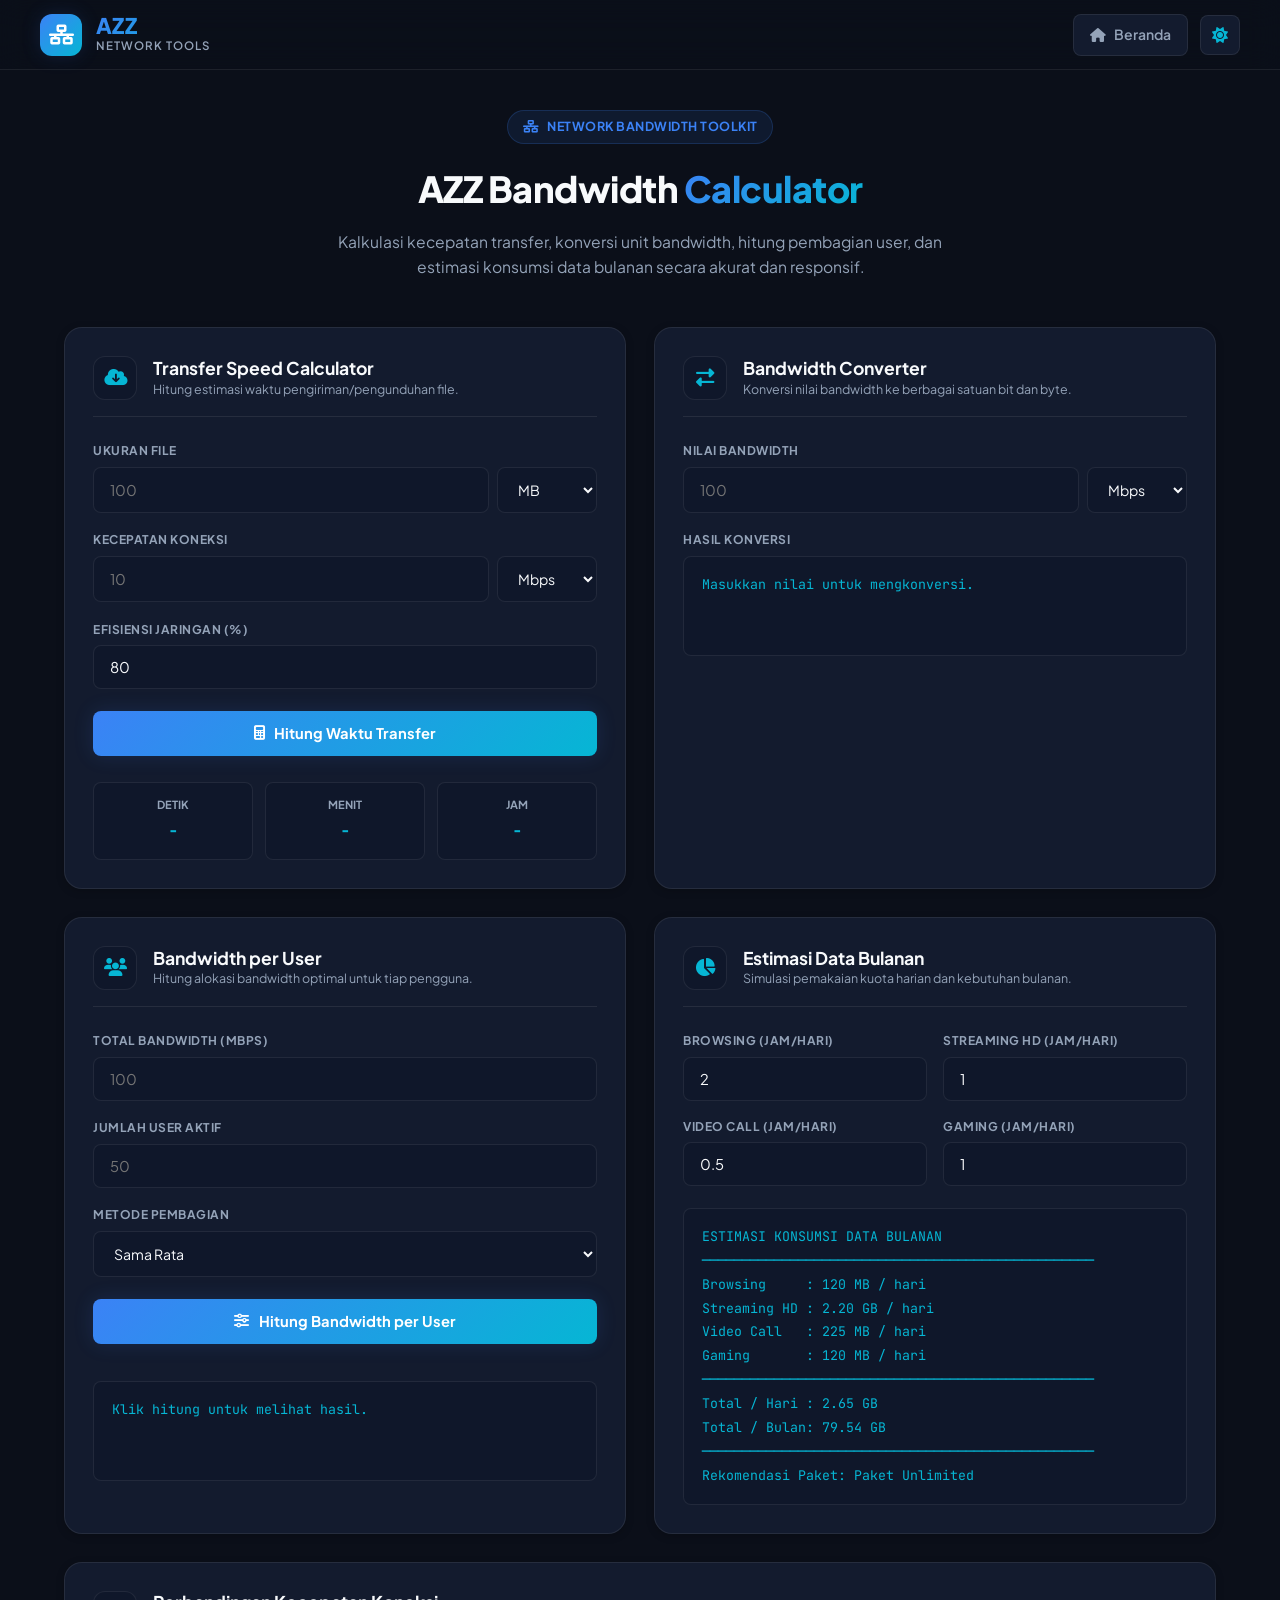
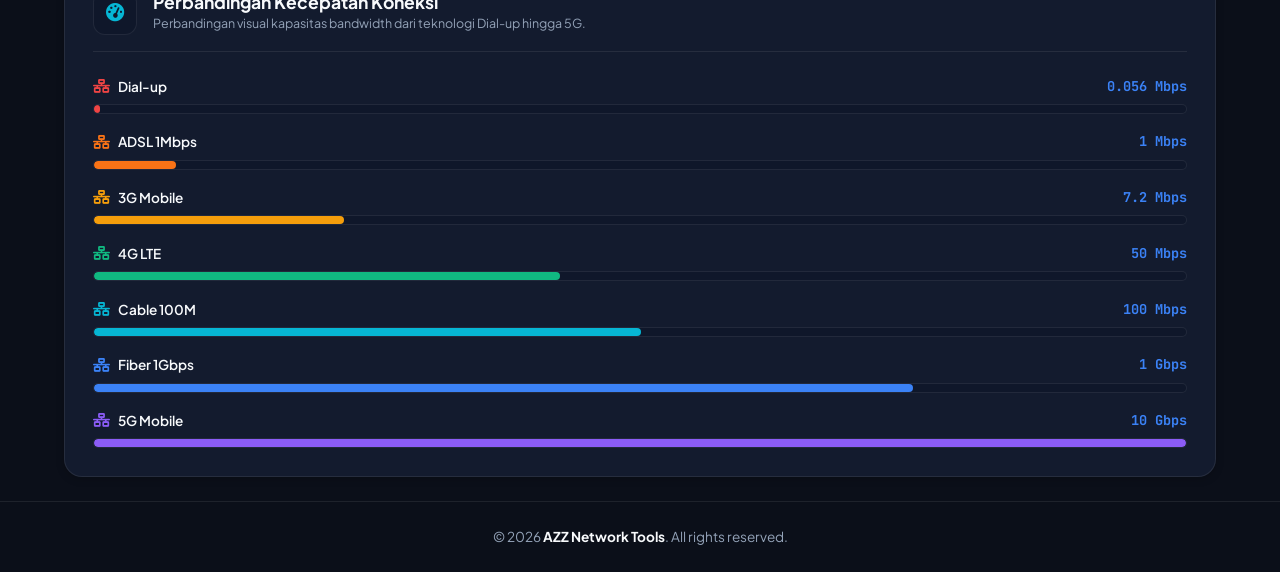
<file: bandwidth/index.html>
<!DOCTYPE html>
<html lang="id" data-theme="dark">
<head>
  <meta charset="UTF-8">
  <meta name="viewport" content="width=device-width, initial-scale=1.0">
  <title>AZZ - Bandwidth Calculator & Network Tools</title>
  <link rel="preconnect" href="https://fonts.googleapis.com">
  <link rel="preconnect" href="https://fonts.gstatic.com" crossorigin>
  <link href="https://fonts.googleapis.com/css2?family=Plus+Jakarta+Sans:wght@300;400;500;600;700;800&family=JetBrains+Mono:wght@400;500;600;700&display=swap" rel="stylesheet">
  <link rel="stylesheet" href="https://cdnjs.cloudflare.com/ajax/libs/font-awesome/6.5.0/css/all.min.css">
  <link rel="stylesheet" href="style.css">
</head>
<body>

  <!-- Navigation -->
  <nav class="navbar">
    <div class="nav-container">
      <a href="#" class="nav-brand">
        <div class="brand-logo">
          <i class="fas fa-network-wired"></i>
        </div>
        <div class="brand-text">
          <span class="brand-name">AZZ</span>
          <span class="brand-sub">Network Tools</span>
        </div>
      </a>

      <div class="nav-actions">
        <a href="../index.html" class="btn-nav">
          <i class="fas fa-house"></i>
          <span>Beranda</span>
        </a>
        <button class="btn-theme" id="themeToggle" aria-label="Toggle Theme">
          <i class="fas fa-sun"></i>
        </button>
      </div>
    </div>
  </nav>

  <!-- Hero Section -->
  <header class="hero">
    <div class="hero-container">
      <div class="badge">
        <i class="fas fa-network-wired"></i> Network Bandwidth Toolkit
      </div>
      <h1 class="hero-title">AZZ Bandwidth <span>Calculator</span></h1>
      <p class="hero-subtitle">
        Kalkulasi kecepatan transfer, konversi unit bandwidth, hitung pembagian user, dan estimasi konsumsi data bulanan secara akurat dan responsif.
      </p>
    </div>
  </header>

  <!-- Main Content Container -->
  <main class="main-container">

    <!-- Row 1: Speed Calculator & Bandwidth Converter -->
    <div class="grid-layout grid-2">
      
      <!-- Card 1: Download / Upload Speed Calculator -->
      <section class="card">
        <div class="card-header">
          <div class="card-icon">
            <i class="fas fa-cloud-arrow-down"></i>
          </div>
          <div>
            <h2 class="card-title">Transfer Speed Calculator</h2>
            <p class="card-desc">Hitung estimasi waktu pengiriman/pengunduhan file.</p>
          </div>
        </div>

        <div class="card-body">
          <div class="form-group">
            <label class="form-label" for="fileSize">Ukuran File</label>
            <div class="input-group">
              <input type="number" class="form-input" id="fileSize" placeholder="100" min="0" step="any">
              <select class="form-select" id="fileSizeUnit">
                <option value="1">KB</option>
                <option value="1024" selected>MB</option>
                <option value="1048576">GB</option>
                <option value="1073741824">TB</option>
              </select>
            </div>
          </div>

          <div class="form-group">
            <label class="form-label" for="connSpeed">Kecepatan Koneksi</label>
            <div class="input-group">
              <input type="number" class="form-input" id="connSpeed" placeholder="10" min="0" step="any">
              <select class="form-select" id="connUnit">
                <option value="0.001">Kbps</option>
                <option value="1" selected>Mbps</option>
                <option value="1000">Gbps</option>
              </select>
            </div>
          </div>

          <div class="form-group">
            <label class="form-label" for="efficiency">Efisiensi Jaringan (%)</label>
            <div class="input-group full-width">
              <input type="number" class="form-input" id="efficiency" value="80" min="1" max="100">
            </div>
          </div>

          <button class="btn-primary" onclick="calcDownload()">
            <i class="fas fa-calculator"></i>
            <span>Hitung Waktu Transfer</span>
          </button>

          <div class="result-cards">
            <div class="res-card">
              <span class="res-label">Detik</span>
              <span class="res-value" id="rSec">-</span>
            </div>
            <div class="res-card">
              <span class="res-label">Menit</span>
              <span class="res-value" id="rMin">-</span>
            </div>
            <div class="res-card">
              <span class="res-label">Jam</span>
              <span class="res-value" id="rHour">-</span>
            </div>
          </div>
        </div>
      </section>

      <!-- Card 2: Bandwidth Converter -->
      <section class="card">
        <div class="card-header">
          <div class="card-icon">
            <i class="fas fa-right-left"></i>
          </div>
          <div>
            <h2 class="card-title">Bandwidth Converter</h2>
            <p class="card-desc">Konversi nilai bandwidth ke berbagai satuan bit dan byte.</p>
          </div>
        </div>

        <div class="card-body">
          <div class="form-group">
            <label class="form-label" for="bwValue">Nilai Bandwidth</label>
            <div class="input-group">
              <input type="number" class="form-input" id="bwValue" placeholder="100" min="0" step="any" oninput="convertBW()">
              <select class="form-select" id="bwFromUnit" onchange="convertBW()">
                <option value="bps">bps</option>
                <option value="kbps">Kbps</option>
                <option value="mbps" selected>Mbps</option>
                <option value="gbps">Gbps</option>
                <option value="kBps">KBps</option>
                <option value="MBps">MBps</option>
                <option value="GBps">GBps</option>
              </select>
            </div>
          </div>

          <div class="form-group">
            <label class="form-label">Hasil Konversi</label>
            <div class="code-box" id="bwOutput">Masukkan nilai untuk mengkonversi.</div>
          </div>
        </div>
      </section>

    </div>

    <!-- Row 2: Bandwidth per User & Monthly Data Usage -->
    <div class="grid-layout grid-2">

      <!-- Card 3: Bandwidth per User Calculator -->
      <section class="card">
        <div class="card-header">
          <div class="card-icon">
            <i class="fas fa-users"></i>
          </div>
          <div>
            <h2 class="card-title">Bandwidth per User</h2>
            <p class="card-desc">Hitung alokasi bandwidth optimal untuk tiap pengguna.</p>
          </div>
        </div>

        <div class="card-body">
          <div class="form-group">
            <label class="form-label" for="totalBW">Total Bandwidth (Mbps)</label>
            <input type="number" class="form-input" id="totalBW" placeholder="100" min="0" step="any">
          </div>

          <div class="form-group">
            <label class="form-label" for="userCount">Jumlah User Aktif</label>
            <input type="number" class="form-input" id="userCount" placeholder="50" min="1">
          </div>

          <div class="form-group">
            <label class="form-label" for="shareMethod">Metode Pembagian</label>
            <select class="form-select full-width" id="shareMethod">
              <option value="equal">Sama Rata</option>
              <option value="contention">Contention Ratio 1:1</option>
              <option value="contention5">Contention Ratio 1:5</option>
            </select>
          </div>

          <button class="btn-primary" onclick="calcPerUser()">
            <i class="fas fa-sliders"></i>
            <span>Hitung Bandwidth per User</span>
          </button>

          <div class="form-group" style="margin-top: 1.25rem;">
            <div class="code-box" id="perUserOutput">Klik hitung untuk melihat hasil.</div>
          </div>
        </div>
      </section>

      <!-- Card 4: Estimasi Penggunaan Data Bulanan -->
      <section class="card">
        <div class="card-header">
          <div class="card-icon">
            <i class="fas fa-chart-pie"></i>
          </div>
          <div>
            <h2 class="card-title">Estimasi Data Bulanan</h2>
            <p class="card-desc">Simulasi pemakaian kuota harian dan kebutuhan bulanan.</p>
          </div>
        </div>

        <div class="card-body">
          <div class="grid-inputs">
            <div class="form-group">
              <label class="form-label" for="browsingHour">Browsing (Jam/Hari)</label>
              <input type="number" class="form-input" id="browsingHour" value="2" min="0" max="24" step="0.5" oninput="calcMonthly()">
            </div>
            <div class="form-group">
              <label class="form-label" for="streamingHour">Streaming HD (Jam/Hari)</label>
              <input type="number" class="form-input" id="streamingHour" value="1" min="0" max="24" step="0.5" oninput="calcMonthly()">
            </div>
            <div class="form-group">
              <label class="form-label" for="videoCallHour">Video Call (Jam/Hari)</label>
              <input type="number" class="form-input" id="videoCallHour" value="0.5" min="0" max="24" step="0.5" oninput="calcMonthly()">
            </div>
            <div class="form-group">
              <label class="form-label" for="gamingHour">Gaming (Jam/Hari)</label>
              <input type="number" class="form-input" id="gamingHour" value="1" min="0" max="24" step="0.5" oninput="calcMonthly()">
            </div>
          </div>

          <div id="monthlyResult" class="monthly-result-wrapper"></div>
        </div>
      </section>

    </div>

    <!-- Row 3: Speed Comparison Chart -->
    <section class="card full-card">
      <div class="card-header">
        <div class="card-icon">
          <i class="fas fa-gauge-high"></i>
        </div>
        <div>
          <h2 class="card-title">Perbandingan Kecepatan Koneksi</h2>
          <p class="card-desc">Perbandingan visual kapasitas bandwidth dari teknologi Dial-up hingga 5G.</p>
        </div>
      </div>

      <div class="card-body">
        <div class="speed-bars-container" id="speedComparison"></div>
      </div>
    </section>

  </main>

  <!-- Footer -->
  <footer class="footer">
    <div class="footer-container">
      <p>&copy; 2026 <strong>AZZ Network Tools</strong>. All rights reserved.</p>
    </div>
  </footer>

  <script src="script.js"></script>
</body>
</html>
</file>
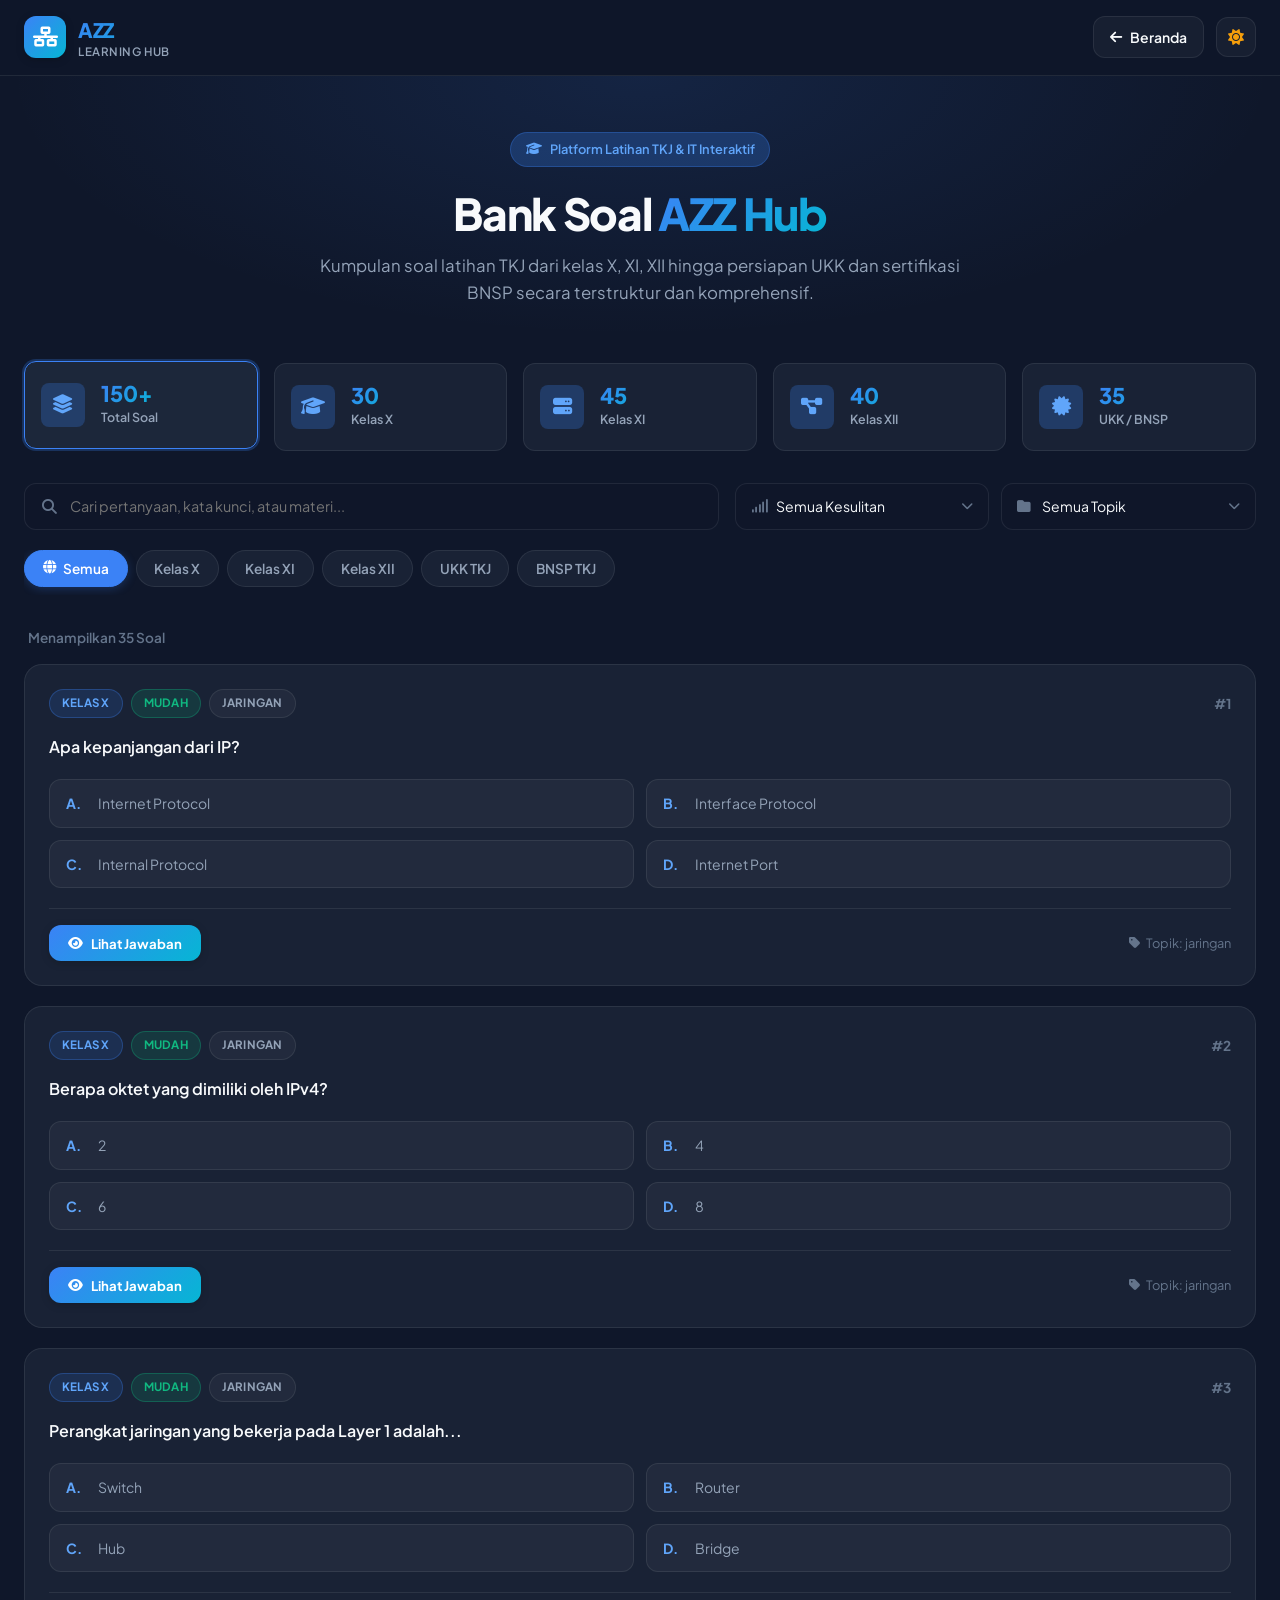
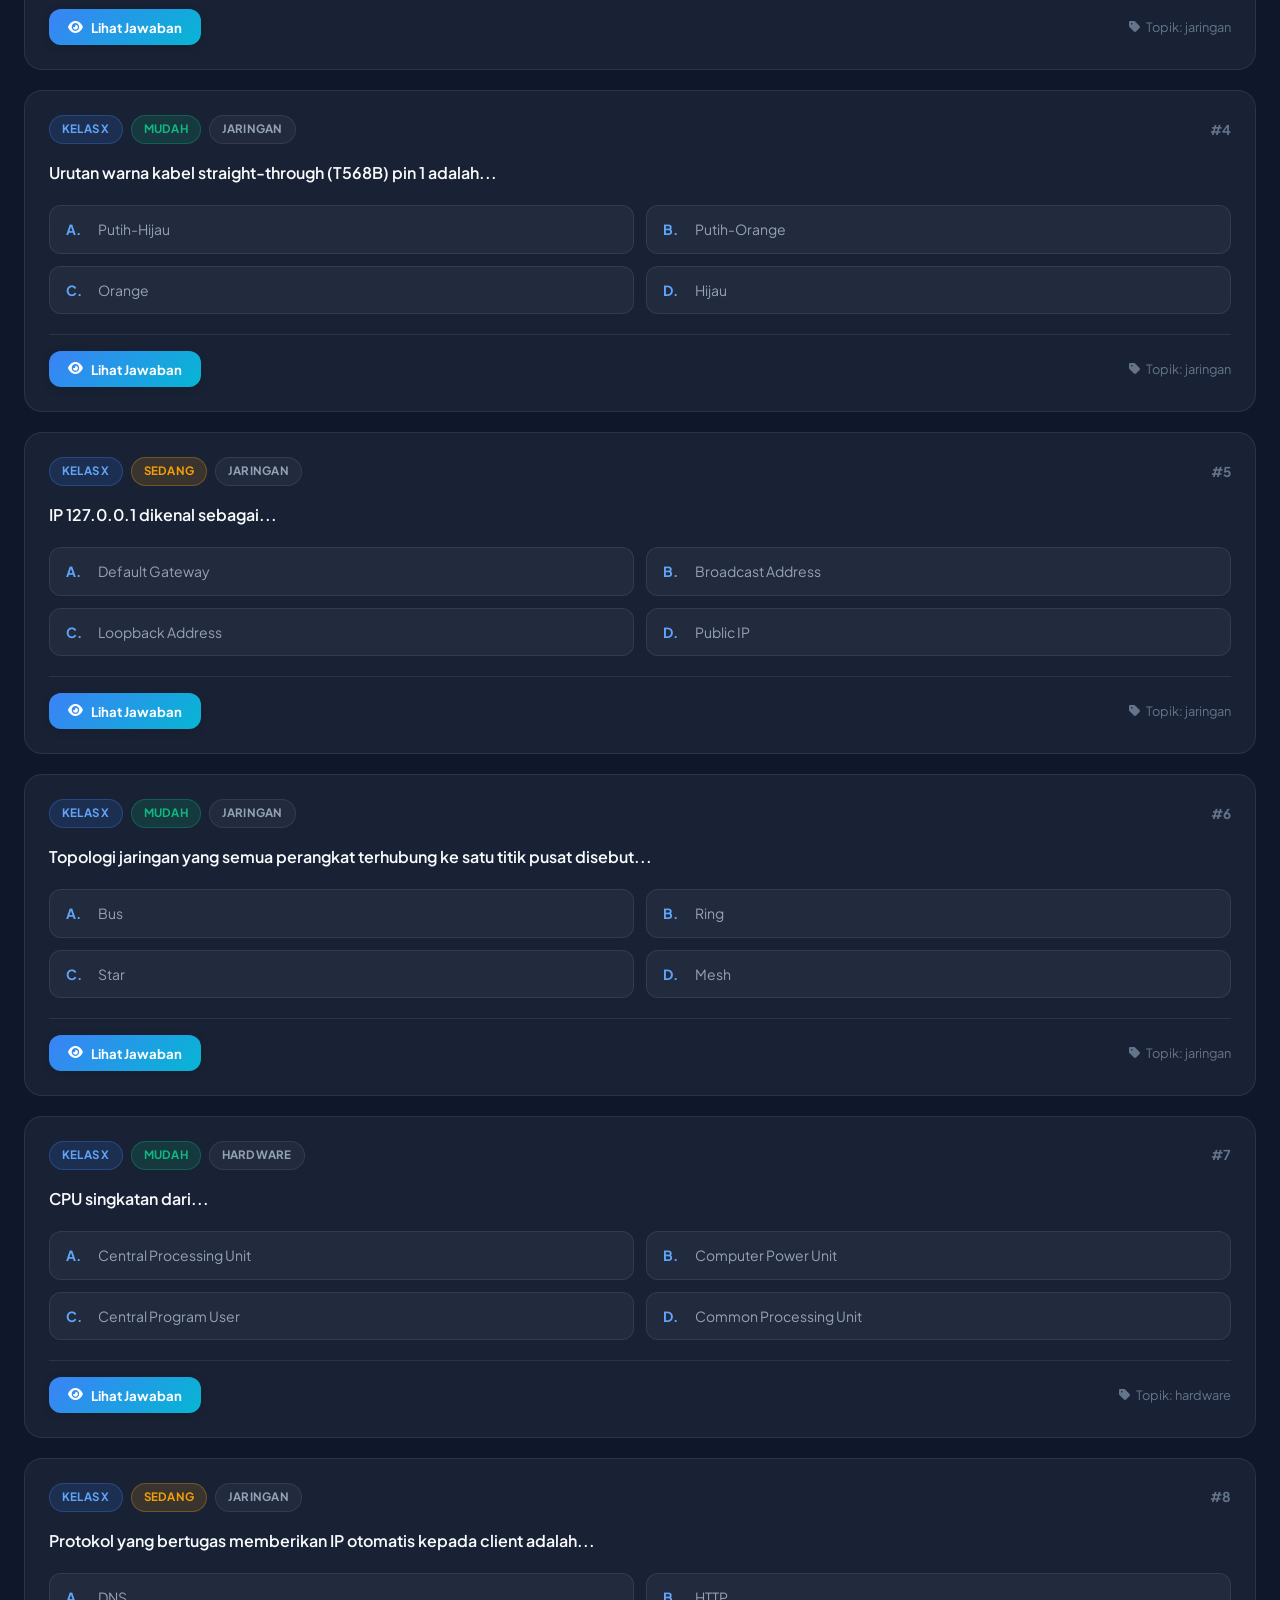
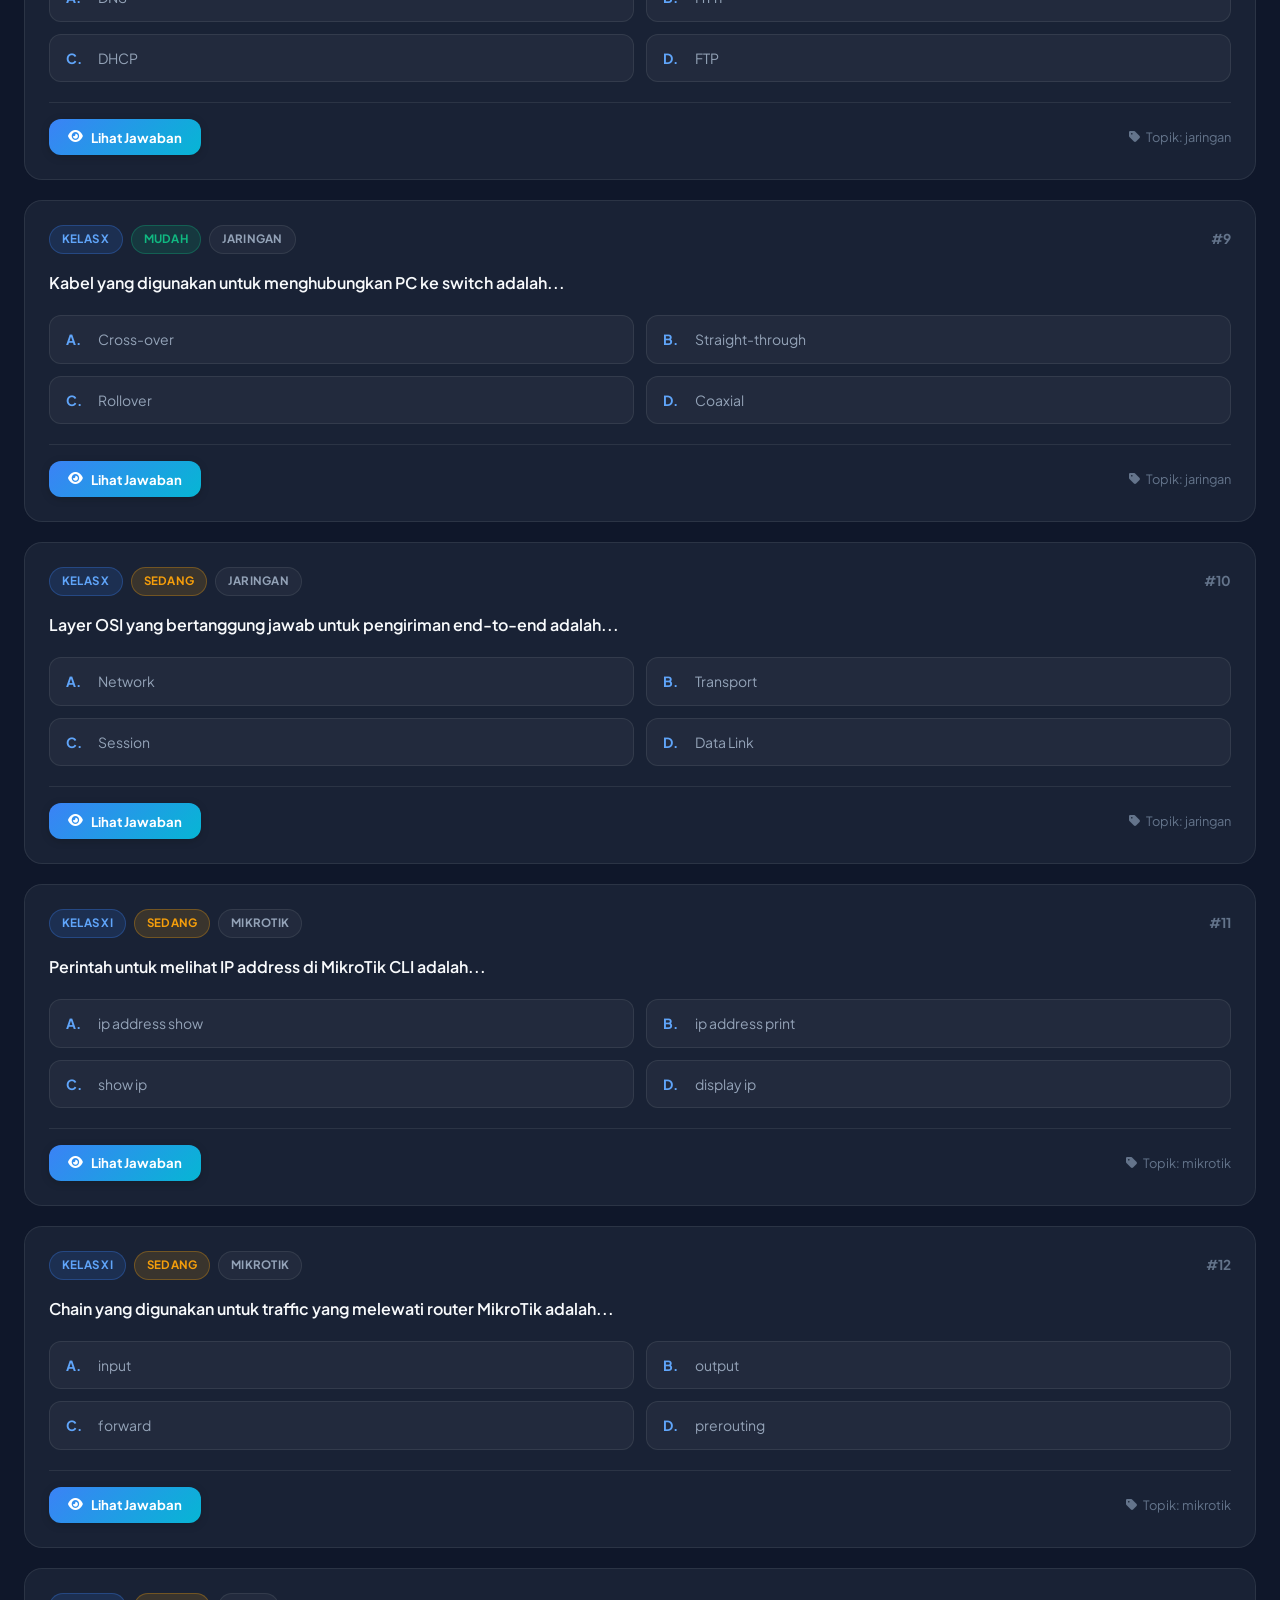
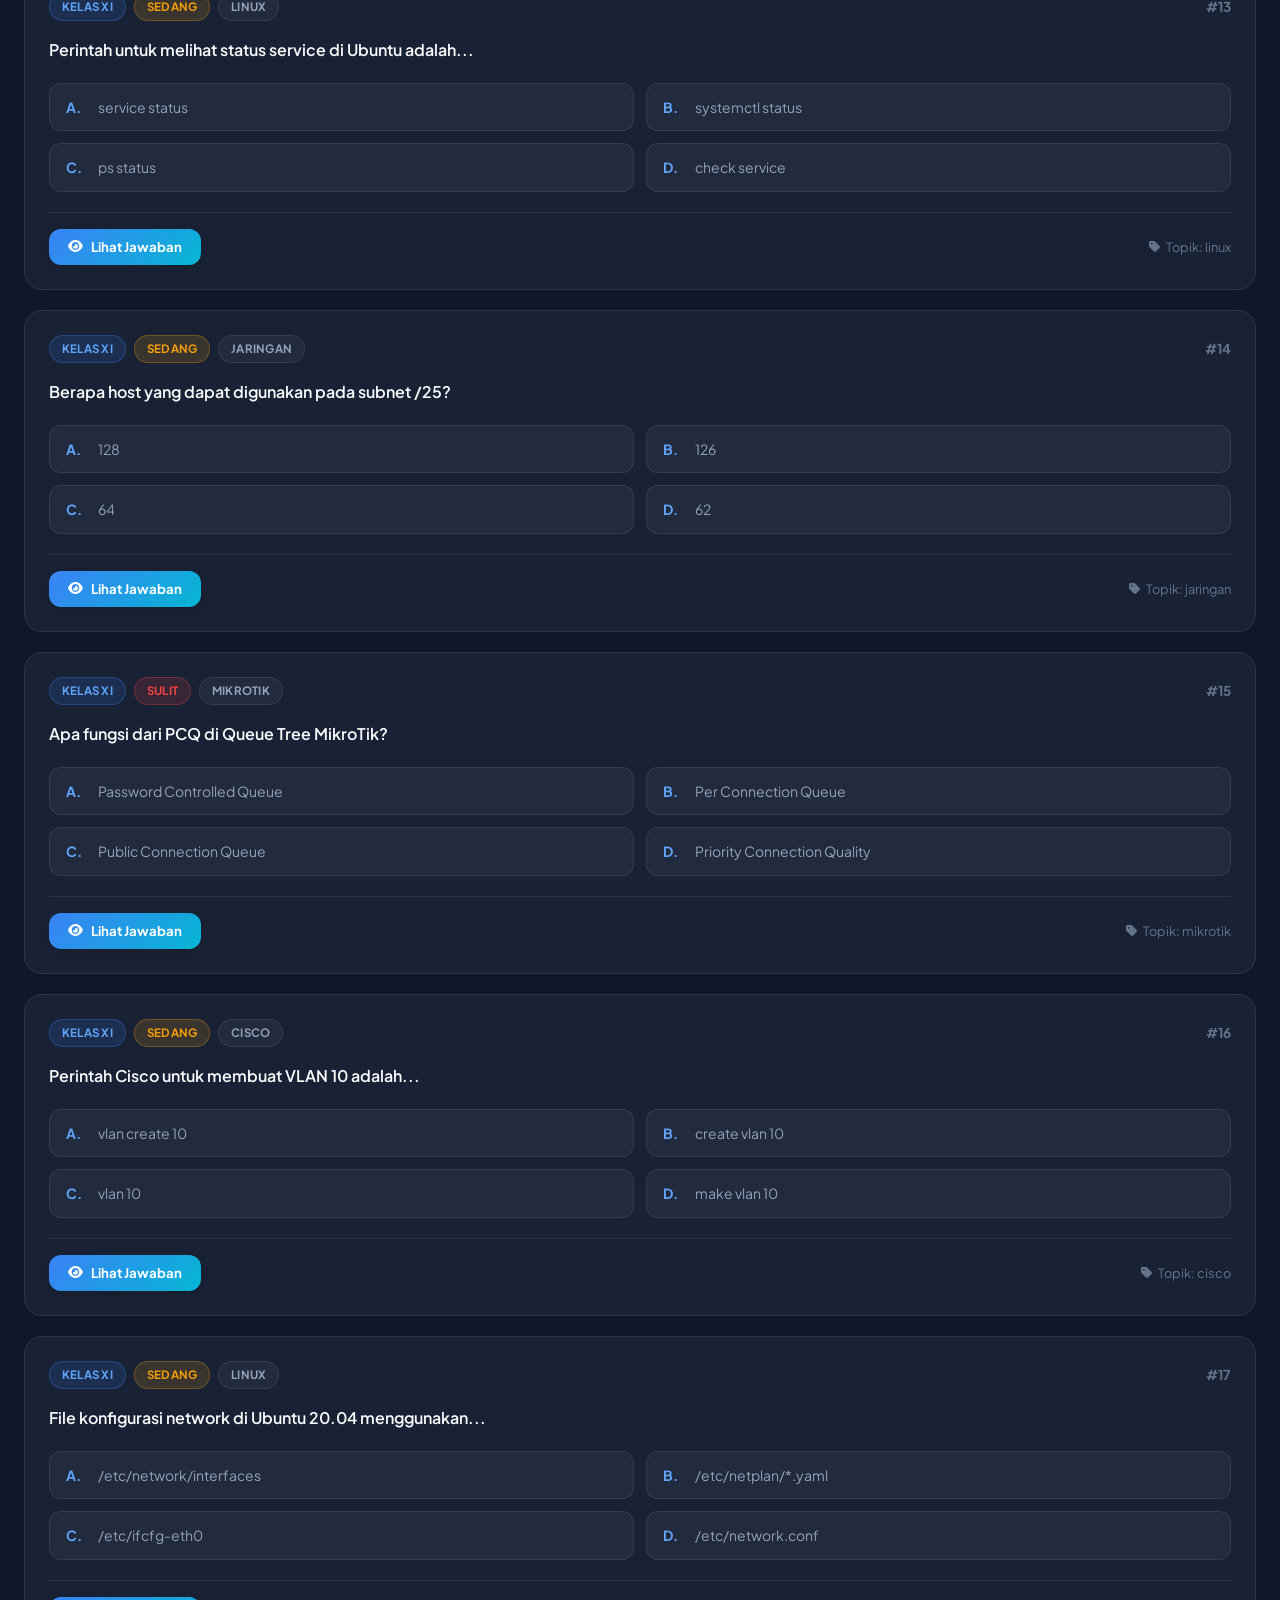
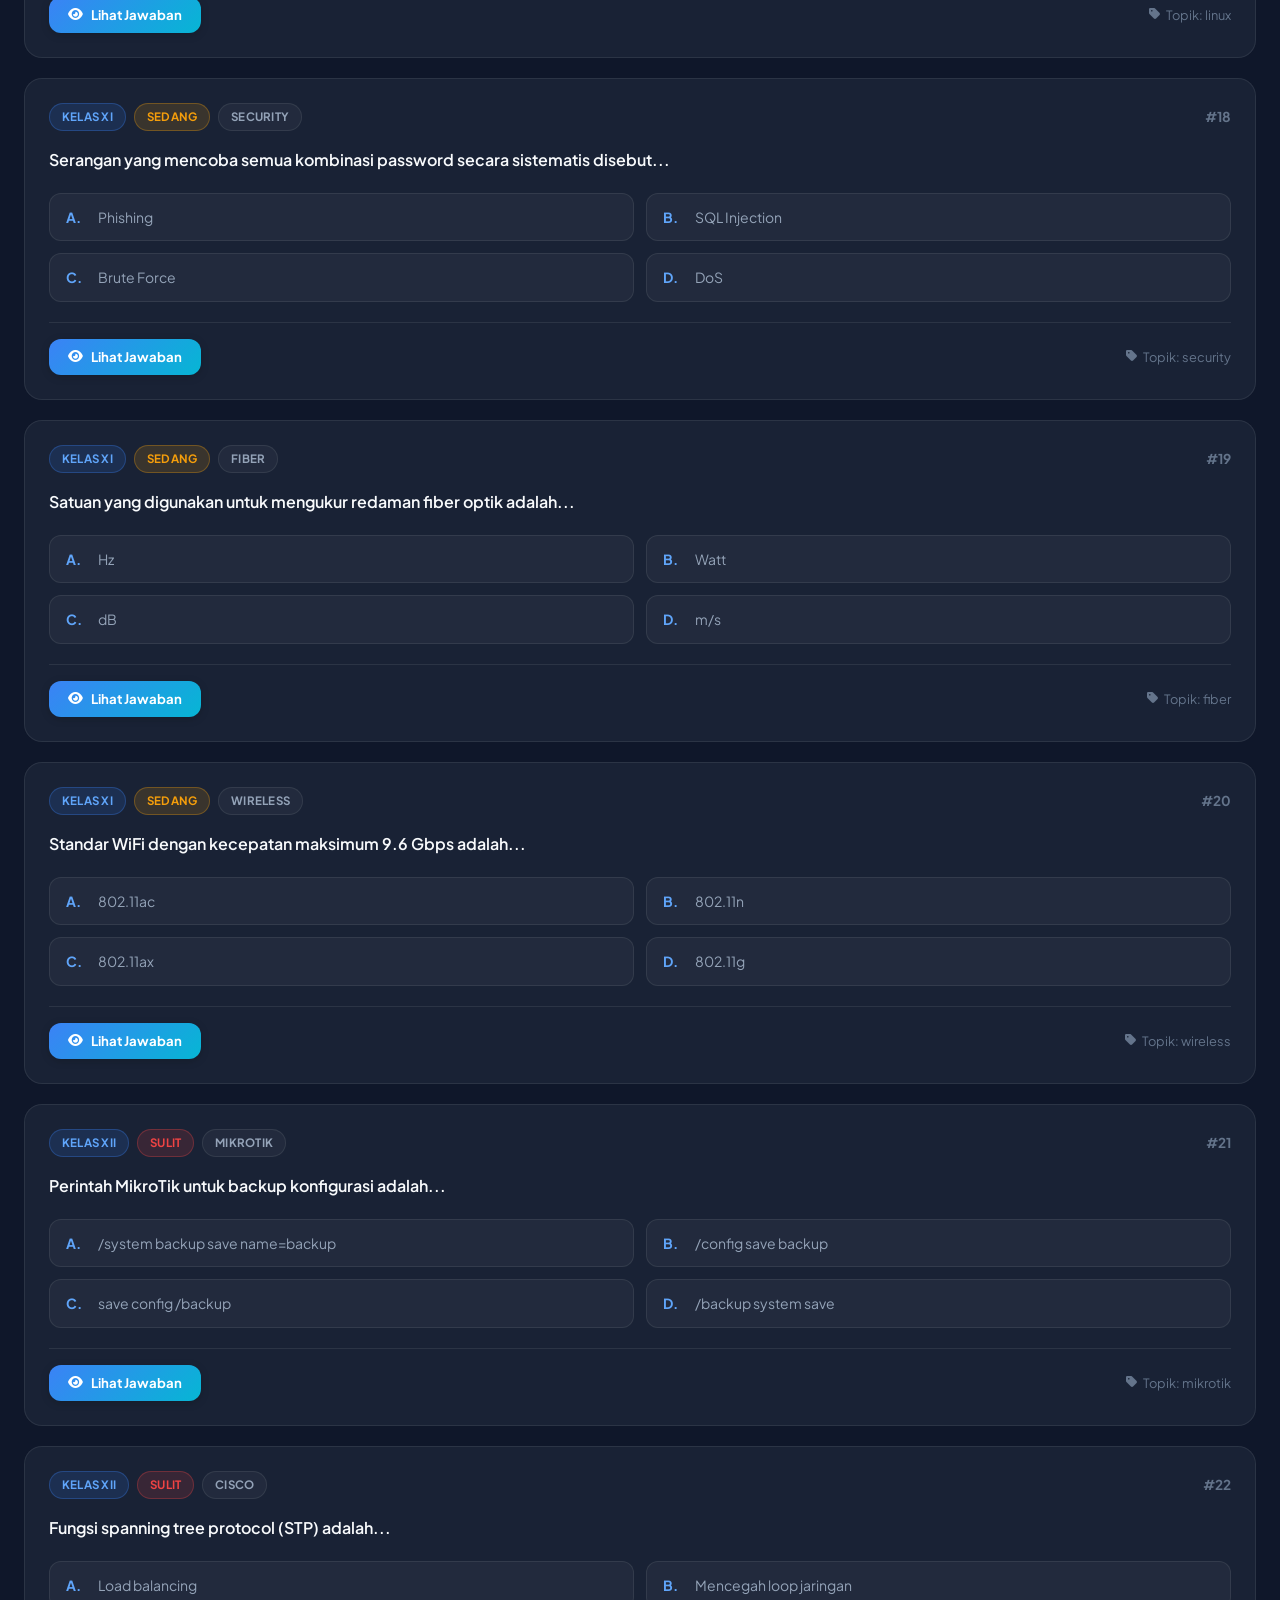
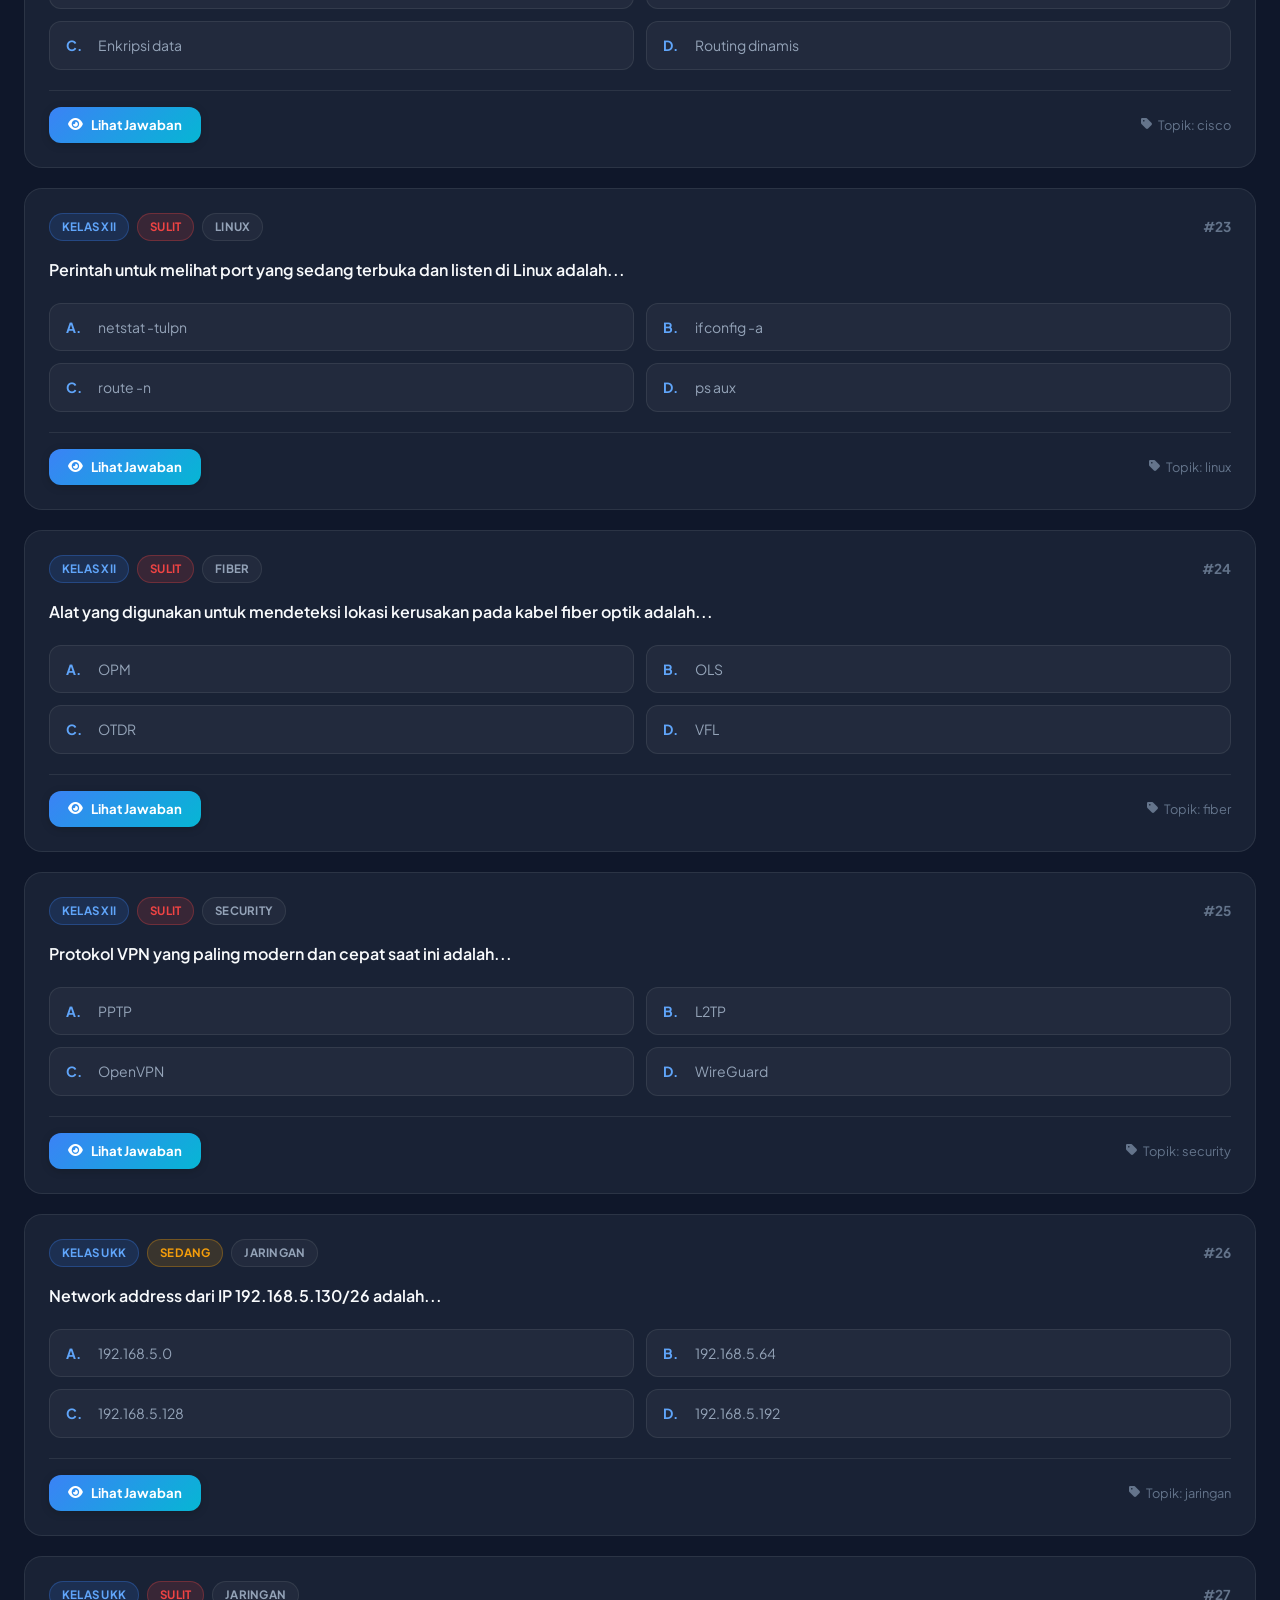
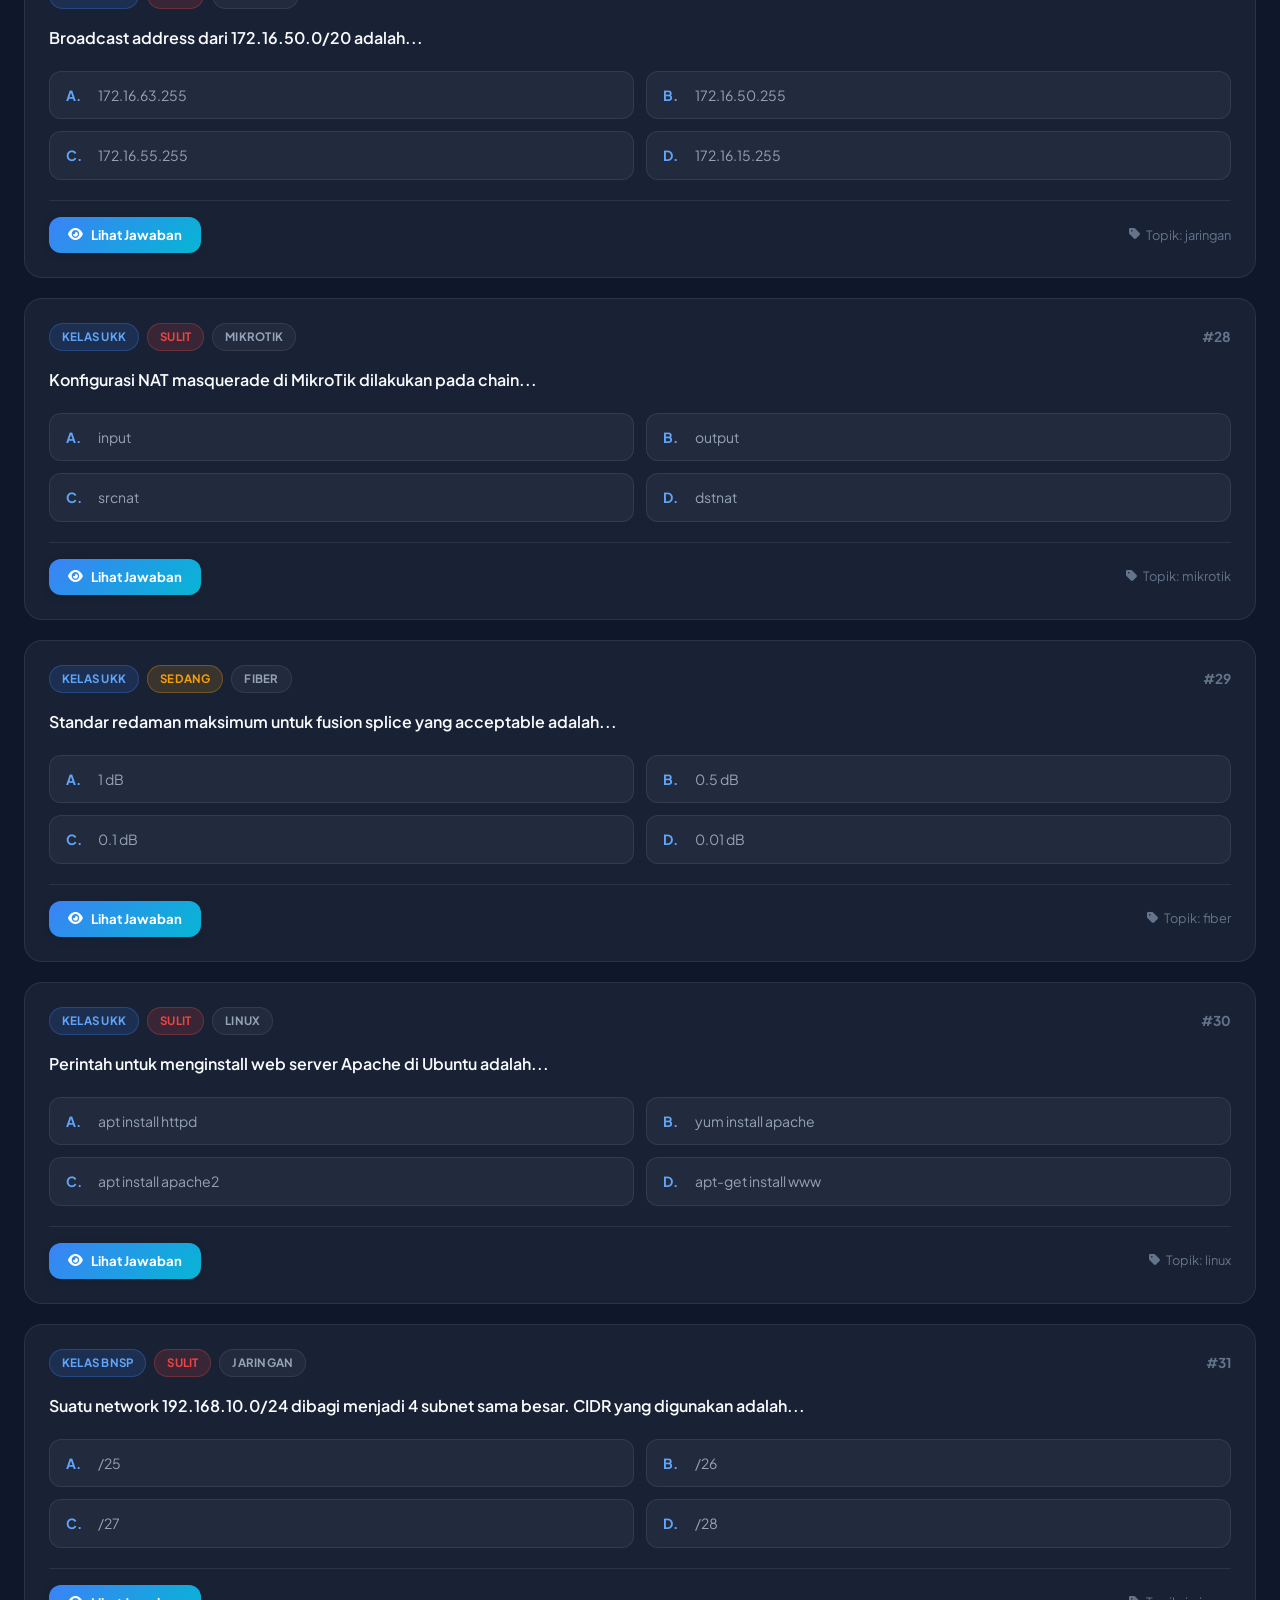
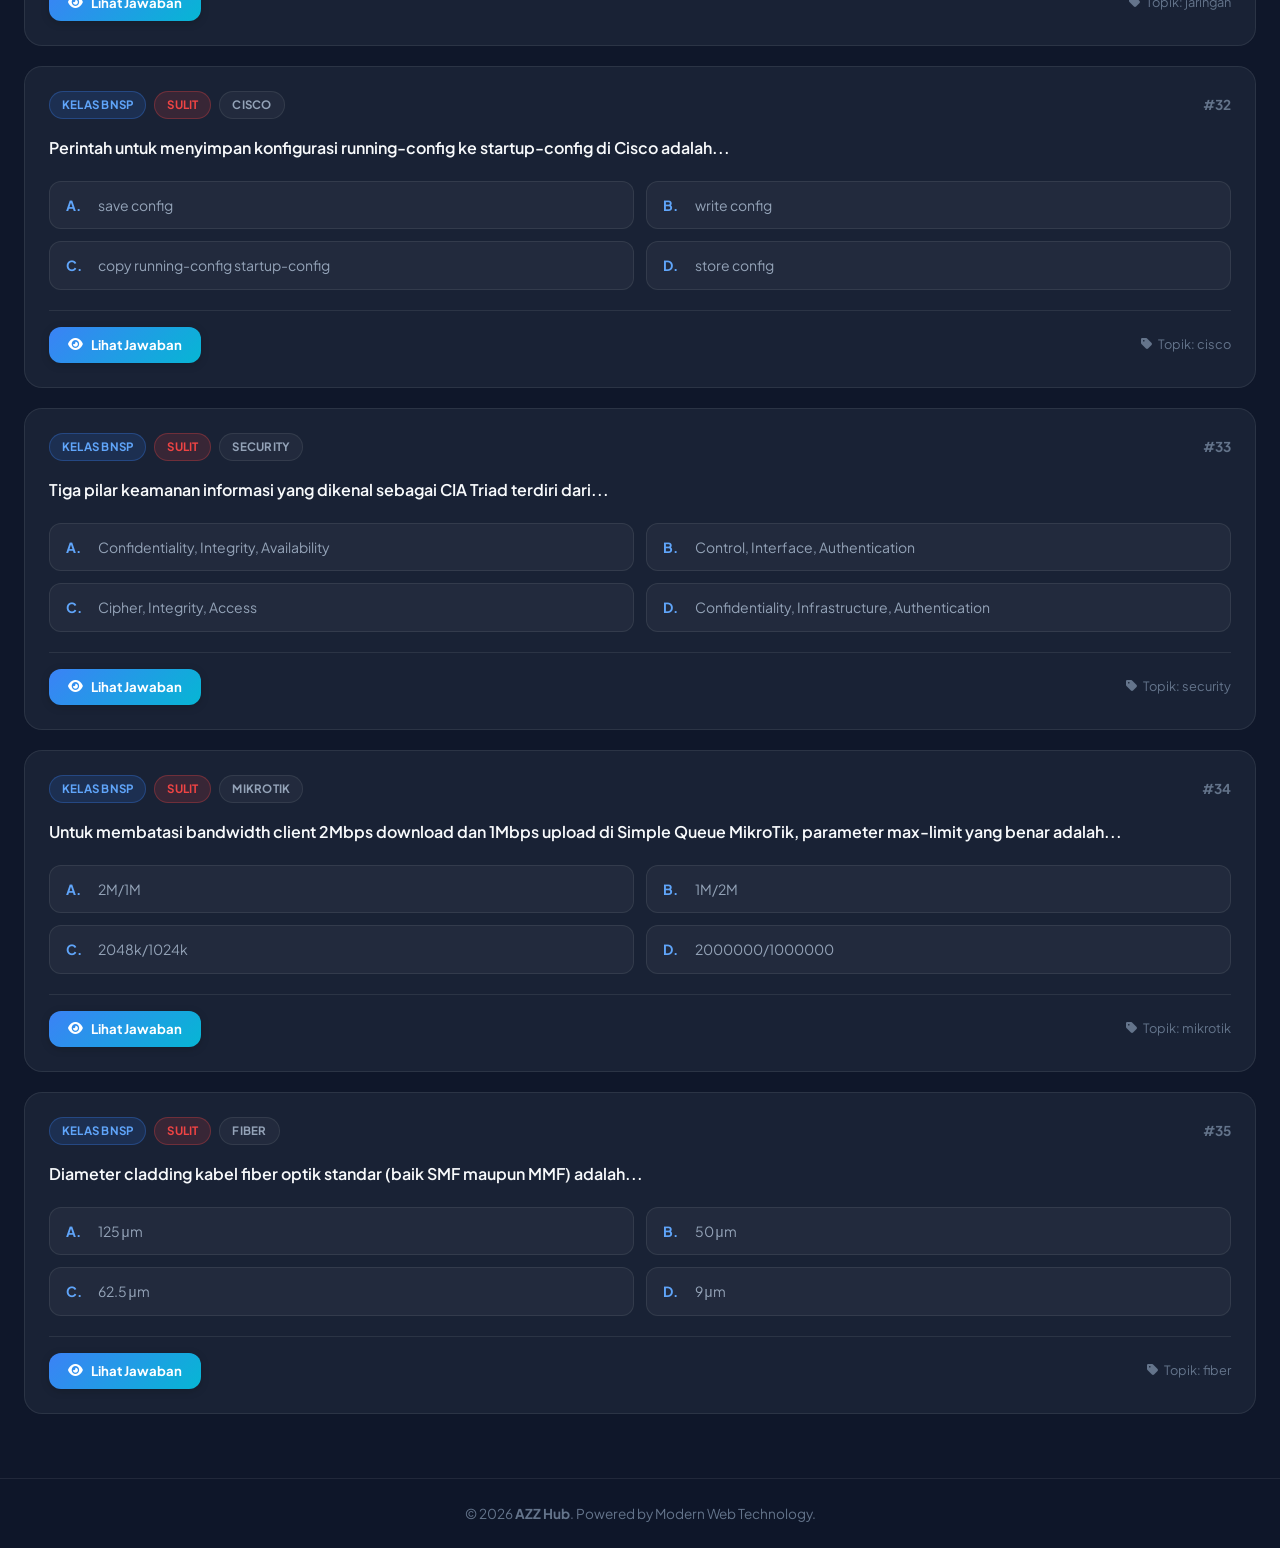
<file: bank-soal/index.html>
<!DOCTYPE html>
<html lang="id" data-theme="dark">
<head>
    <meta charset="UTF-8">
    <meta name="viewport" content="width=device-width, initial-scale=1.0">
    <title>Bank Soal AZZ - Network & IT Learning Hub</title>
    <!-- Google Fonts -->
    <link rel="preconnect" href="https://fonts.googleapis.com">
    <link rel="preconnect" href="https://fonts.gstatic.com" crossorigin>
    <link href="https://fonts.googleapis.com/css2?family=Plus+Jakarta+Sans:wght@300;400;500;600;700;800&display=swap" rel="stylesheet">
    <!-- Font Awesome Icons -->
    <link rel="stylesheet" href="https://cdnjs.cloudflare.com/ajax/libs/font-awesome/6.5.0/css/all.min.css">
    <!-- Custom CSS -->
    <link rel="stylesheet" href="style.css">
</head>
<body>
    <!-- Navbar -->
    <nav class="navbar">
        <div class="nav-container">
            <a href="index.html" class="nav-logo">
                <div class="logo-icon">
                    <i class="fas fa-network-wired"></i>
                </div>
                <div class="logo-text">
                    <span class="brand-name">AZZ</span>
                    <span class="brand-sub">Learning Hub</span>
                </div>
            </a>
            
            <div class="nav-actions">
                <a href="../index.html" class="btn-nav btn-back">
                    <i class="fas fa-arrow-left"></i>
                    <span class="btn-text">Beranda</span>
                </a>
                <button class="btn-nav btn-theme" id="themeToggle" aria-label="Toggle Theme">
                    <i class="fas fa-sun"></i>
                </button>
            </div>
        </div>
    </nav>

    <!-- Header Section -->
    <header class="page-header">
        <div class="header-container">
            <div class="badge-header">
                <i class="fas fa-graduation-cap"></i>
                <span>Platform Latihan TKJ & IT Interaktif</span>
            </div>
            <h1 class="page-title">Bank Soal <span>AZZ Hub</span></h1>
            <p class="page-desc">Kumpulan soal latihan TKJ dari kelas X, XI, XII hingga persiapan UKK dan sertifikasi BNSP secara terstruktur dan komprehensif.</p>
        </div>
    </header>

    <!-- Main Content -->
    <main class="main-container">
        <!-- Stats Dashboard -->
        <section class="stats-section">
            <div class="stats-grid">
                <div class="stat-card active" data-filter="all" onclick="filterKelas('all')">
                    <div class="stat-icon"><i class="fas fa-layer-group"></i></div>
                    <div class="stat-info">
                        <span class="stat-num">150+</span>
                        <span class="stat-label">Total Soal</span>
                    </div>
                </div>
                <div class="stat-card" data-filter="X" onclick="filterKelas('X')">
                    <div class="stat-icon"><i class="fas fa-graduation-cap"></i></div>
                    <div class="stat-info">
                        <span class="stat-num">30</span>
                        <span class="stat-label">Kelas X</span>
                    </div>
                </div>
                <div class="stat-card" data-filter="XI" onclick="filterKelas('XI')">
                    <div class="stat-icon"><i class="fas fa-server"></i></div>
                    <div class="stat-info">
                        <span class="stat-num">45</span>
                        <span class="stat-label">Kelas XI</span>
                    </div>
                </div>
                <div class="stat-card" data-filter="XII" onclick="filterKelas('XII')">
                    <div class="stat-icon"><i class="fas fa-project-diagram"></i></div>
                    <div class="stat-info">
                        <span class="stat-num">40</span>
                        <span class="stat-label">Kelas XII</span>
                    </div>
                </div>
                <div class="stat-card" data-filter="UKK" onclick="filterKelas('UKK')">
                    <div class="stat-icon"><i class="fas fa-certificate"></i></div>
                    <div class="stat-info">
                        <span class="stat-num">35</span>
                        <span class="stat-label">UKK / BNSP</span>
                    </div>
                </div>
            </div>
        </section>

        <!-- Search & Filter Bar -->
        <section class="filter-section">
            <div class="filter-controls">
                <div class="search-box">
                    <i class="fas fa-search search-icon"></i>
                    <input type="text" id="searchInput" placeholder="Cari pertanyaan, kata kunci, atau materi..." autocomplete="off">
                    <button class="clear-search" id="clearSearch" aria-label="Clear Search">
                        <i class="fas fa-times"></i>
                    </button>
                </div>
                
                <div class="select-group">
                    <div class="select-wrapper">
                        <i class="fas fa-signal select-icon"></i>
                        <select class="filter-select" id="diffFilter">
                            <option value="all">Semua Kesulitan</option>
                            <option value="easy">Mudah</option>
                            <option value="medium">Sedang</option>
                            <option value="hard">Sulit</option>
                        </select>
                        <i class="fas fa-chevron-down arrow-icon"></i>
                    </div>

                    <div class="select-wrapper">
                        <i class="fas fa-folder select-icon"></i>
                        <select class="filter-select" id="topicFilter">
                            <option value="all">Semua Topik</option>
                            <option value="jaringan">Jaringan Dasar</option>
                            <option value="mikrotik">Mikrotik</option>
                            <option value="linux">Linux Server</option>
                            <option value="cisco">Cisco</option>
                            <option value="fiber">Fiber Optik</option>
                            <option value="security">Keamanan Jaringan</option>
                            <option value="hardware">Hardware</option>
                            <option value="wireless">Wireless</option>
                        </select>
                        <i class="fas fa-chevron-down arrow-icon"></i>
                    </div>
                </div>
            </div>

            <!-- Category Tabs -->
            <div class="category-tabs" id="categoryTabs">
                <button class="cat-tab active" data-kelas="all" onclick="selectKelas(this, 'all')">
                    <i class="fas fa-globe"></i> Semua
                </button>
                <button class="cat-tab" data-kelas="X" onclick="selectKelas(this, 'X')">
                    Kelas X
                </button>
                <button class="cat-tab" data-kelas="XI" onclick="selectKelas(this, 'XI')">
                    Kelas XI
                </button>
                <button class="cat-tab" data-kelas="XII" onclick="selectKelas(this, 'XII')">
                    Kelas XII
                </button>
                <button class="cat-tab" data-kelas="UKK" onclick="selectKelas(this, 'UKK')">
                    UKK TKJ
                </button>
                <button class="cat-tab" data-kelas="BNSP" onclick="selectKelas(this, 'BNSP')">
                    BNSP TKJ
                </button>
            </div>
        </section>

        <!-- Question Grid Container -->
        <section class="soal-section">
            <div class="soal-header-info">
                <span class="soal-count" id="soalCount">Menampilkan 0 Soal</span>
            </div>
            <div class="soal-grid" id="soalGrid">
                <!-- Cards injected via JavaScript -->
            </div>
        </section>
    </main>

    <!-- Footer -->
    <footer class="footer">
        <div class="footer-container">
            <p>&copy; 2026 <strong>AZZ Hub</strong>. Powered by Modern Web Technology.</p>
        </div>
    </footer>

    <!-- Custom Script -->
    <script src="script.js"></script>
</body>
</html>
</file>
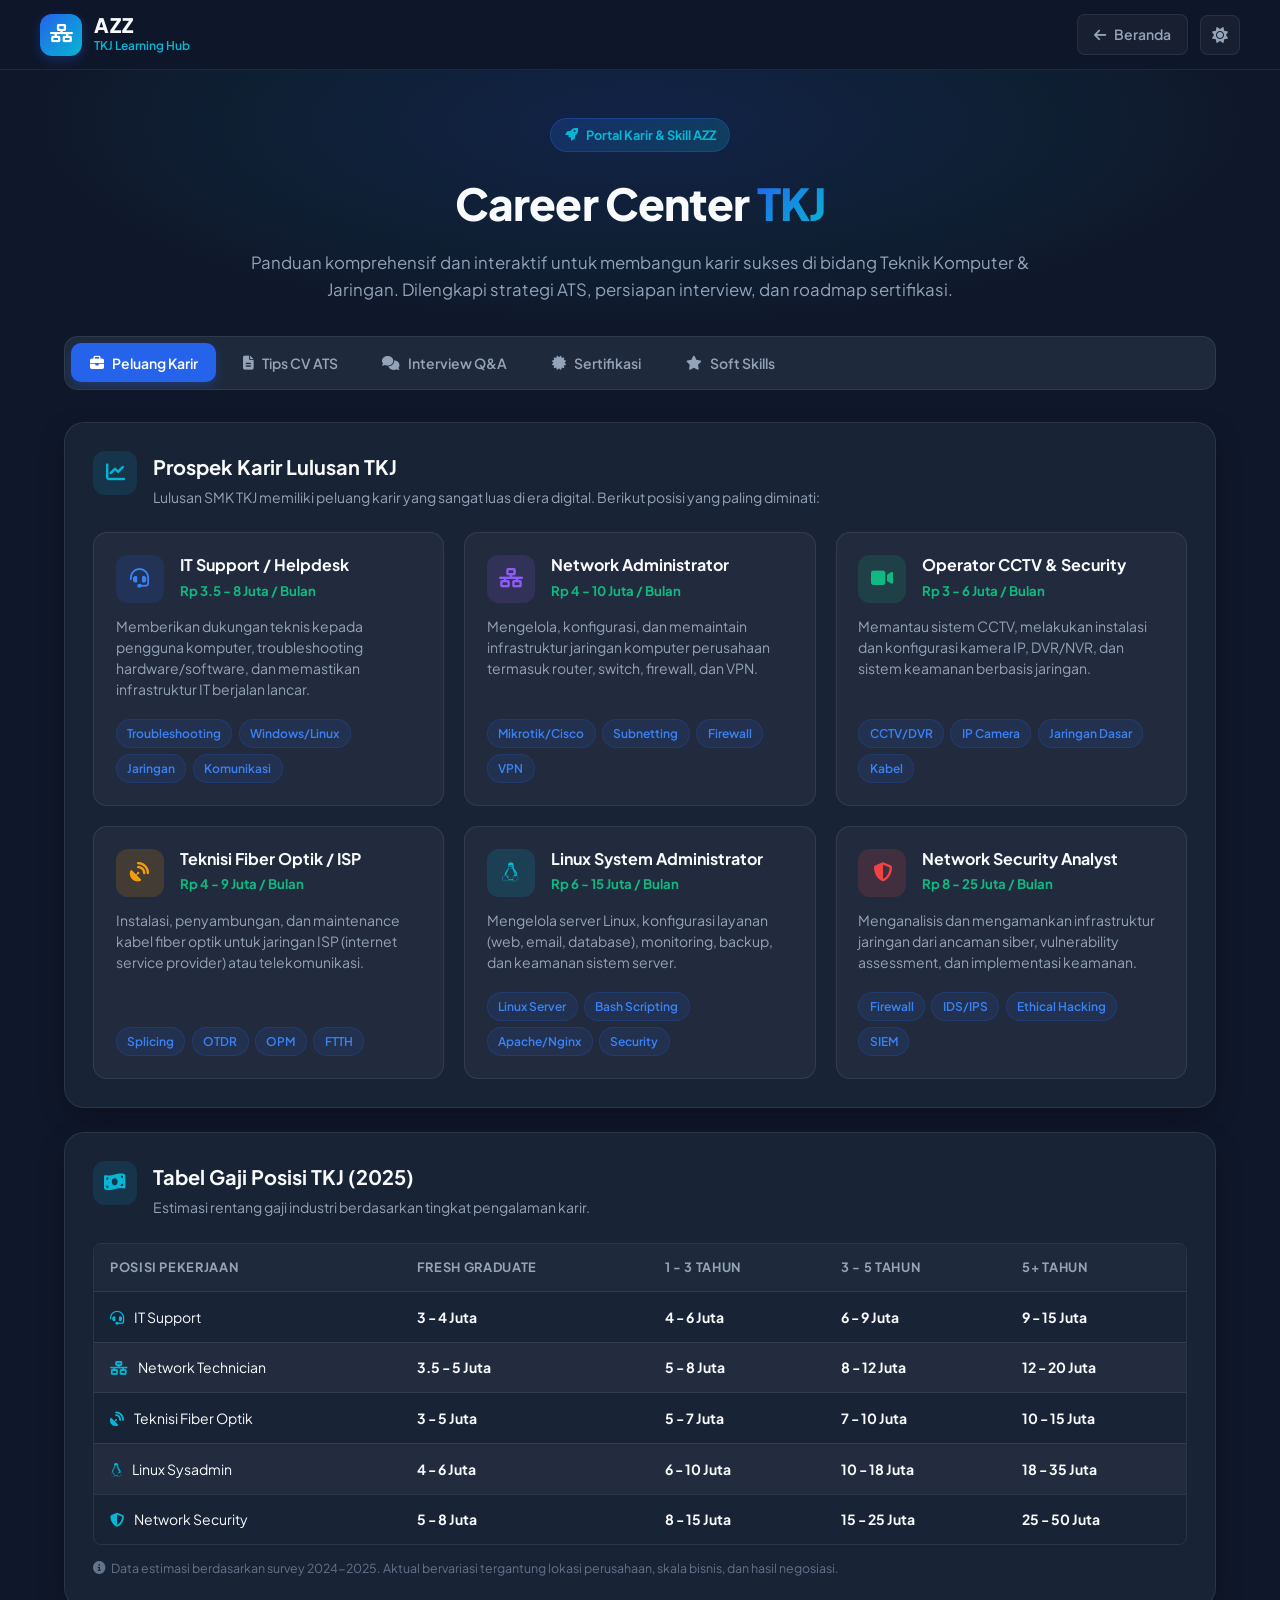
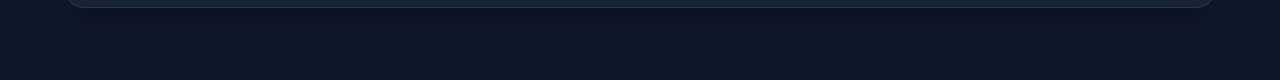
<file: career/index.html>
<!DOCTYPE html>
<html lang="id" data-theme="dark">
<head>
  <meta charset="UTF-8">
  <meta name="viewport" content="width=device-width, initial-scale=1.0">
  <title>AZZ - Career Center TKJ</title>
  <link rel="preconnect" href="https://fonts.googleapis.com">
  <link rel="preconnect" href="https://fonts.gstatic.com" crossorigin>
  <link href="https://fonts.googleapis.com/css2?family=Plus+Jakarta+Sans:wght@300;400;500;600;700;800&family=JetBrains+Mono:wght@400;500;600&display=swap" rel="stylesheet">
  <link rel="stylesheet" href="https://cdnjs.cloudflare.com/ajax/libs/font-awesome/6.5.0/css/all.min.css">
  <link rel="stylesheet" href="style.css">
</head>
<body>
  <!-- Navigation Header -->
  <nav class="navbar">
    <div class="nav-container">
      <a href="#" class="nav-logo">
        <div class="logo-icon">
          <i class="fas fa-network-wired"></i>
        </div>
        <div class="logo-text-wrapper">
          <span class="logo-title">AZZ</span>
          <span class="logo-subtitle">TKJ Learning Hub</span>
        </div>
      </a>
      <div class="nav-actions">
        <a href="../index.html" class="btn-back">
          <i class="fas fa-arrow-left"></i>
          <span>Beranda</span>
        </a>
        <button class="btn-theme" id="themeToggle" aria-label="Toggle Theme">
          <i class="fas fa-sun"></i>
        </button>
      </div>
    </div>
  </nav>

  <!-- Hero Header Section -->
  <header class="hero-section">
    <div class="hero-container">
      <span class="badge-pill"><i class="fas fa-rocket"></i> Portal Karir & Skill AZZ</span>
      <h1 class="page-title">Career Center <span>TKJ</span></h1>
      <p class="page-desc">Panduan komprehensif dan interaktif untuk membangun karir sukses di bidang Teknik Komputer & Jaringan. Dilengkapi strategi ATS, persiapan interview, dan roadmap sertifikasi.</p>
    </div>
  </header>

  <!-- Main Container -->
  <main class="main-container">
    <!-- Tab Navigation Bar -->
    <nav class="tabs-wrapper" aria-label="Kategori Panduan">
      <div class="tabs-container" id="tabsContainer">
        <button class="tab-btn active" onclick="showTab('jobs', this)">
          <i class="fas fa-briefcase"></i>
          <span>Peluang Karir</span>
        </button>
        <button class="tab-btn" onclick="showTab('cv', this)">
          <i class="fas fa-file-alt"></i>
          <span>Tips CV ATS</span>
        </button>
        <button class="tab-btn" onclick="showTab('interview', this)">
          <i class="fas fa-comments"></i>
          <span>Interview Q&A</span>
        </button>
        <button class="tab-btn" onclick="showTab('cert', this)">
          <i class="fas fa-certificate"></i>
          <span>Sertifikasi</span>
        </button>
        <button class="tab-btn" onclick="showTab('softskill', this)">
          <i class="fas fa-star"></i>
          <span>Soft Skills</span>
        </button>
      </div>
    </nav>

    <!-- TAB 1: PELUANG KARIR -->
    <section class="tab-panel active" id="tab-jobs">
      <div class="card">
        <div class="card-header">
          <div class="card-icon"><i class="fas fa-chart-line"></i></div>
          <div>
            <h2 class="card-title">Prospek Karir Lulusan TKJ</h2>
            <p class="card-subtitle">Lulusan SMK TKJ memiliki peluang karir yang sangat luas di era digital. Berikut posisi yang paling diminati:</p>
          </div>
        </div>
        <div class="jobs-grid">
          <div class="job-card">
            <div class="job-header">
              <div class="job-icon icon-blue"><i class="fas fa-headset"></i></div>
              <div class="job-header-info">
                <h3 class="job-title">IT Support / Helpdesk</h3>
                <div class="job-salary">Rp 3.5 - 8 Juta / Bulan</div>
              </div>
            </div>
            <p class="job-desc">Memberikan dukungan teknis kepada pengguna komputer, troubleshooting hardware/software, dan memastikan infrastruktur IT berjalan lancar.</p>
            <div class="job-skills">
              <span class="skill-tag">Troubleshooting</span>
              <span class="skill-tag">Windows/Linux</span>
              <span class="skill-tag">Jaringan</span>
              <span class="skill-tag">Komunikasi</span>
            </div>
          </div>

          <div class="job-card">
            <div class="job-header">
              <div class="job-icon icon-purple"><i class="fas fa-network-wired"></i></div>
              <div class="job-header-info">
                <h3 class="job-title">Network Administrator</h3>
                <div class="job-salary">Rp 4 - 10 Juta / Bulan</div>
              </div>
            </div>
            <p class="job-desc">Mengelola, konfigurasi, dan memaintain infrastruktur jaringan komputer perusahaan termasuk router, switch, firewall, dan VPN.</p>
            <div class="job-skills">
              <span class="skill-tag">Mikrotik/Cisco</span>
              <span class="skill-tag">Subnetting</span>
              <span class="skill-tag">Firewall</span>
              <span class="skill-tag">VPN</span>
            </div>
          </div>

          <div class="job-card">
            <div class="job-header">
              <div class="job-icon icon-green"><i class="fas fa-video"></i></div>
              <div class="job-header-info">
                <h3 class="job-title">Operator CCTV & Security</h3>
                <div class="job-salary">Rp 3 - 6 Juta / Bulan</div>
              </div>
            </div>
            <p class="job-desc">Memantau sistem CCTV, melakukan instalasi dan konfigurasi kamera IP, DVR/NVR, dan sistem keamanan berbasis jaringan.</p>
            <div class="job-skills">
              <span class="skill-tag">CCTV/DVR</span>
              <span class="skill-tag">IP Camera</span>
              <span class="skill-tag">Jaringan Dasar</span>
              <span class="skill-tag">Kabel</span>
            </div>
          </div>

          <div class="job-card">
            <div class="job-header">
              <div class="job-icon icon-amber"><i class="fas fa-satellite-dish"></i></div>
              <div class="job-header-info">
                <h3 class="job-title">Teknisi Fiber Optik / ISP</h3>
                <div class="job-salary">Rp 4 - 9 Juta / Bulan</div>
              </div>
            </div>
            <p class="job-desc">Instalasi, penyambungan, dan maintenance kabel fiber optik untuk jaringan ISP (internet service provider) atau telekomunikasi.</p>
            <div class="job-skills">
              <span class="skill-tag">Splicing</span>
              <span class="skill-tag">OTDR</span>
              <span class="skill-tag">OPM</span>
              <span class="skill-tag">FTTH</span>
            </div>
          </div>

          <div class="job-card">
            <div class="job-header">
              <div class="job-icon icon-cyan"><i class="fab fa-linux"></i></div>
              <div class="job-header-info">
                <h3 class="job-title">Linux System Administrator</h3>
                <div class="job-salary">Rp 6 - 15 Juta / Bulan</div>
              </div>
            </div>
            <p class="job-desc">Mengelola server Linux, konfigurasi layanan (web, email, database), monitoring, backup, dan keamanan sistem server.</p>
            <div class="job-skills">
              <span class="skill-tag">Linux Server</span>
              <span class="skill-tag">Bash Scripting</span>
              <span class="skill-tag">Apache/Nginx</span>
              <span class="skill-tag">Security</span>
            </div>
          </div>

          <div class="job-card">
            <div class="job-header">
              <div class="job-icon icon-red"><i class="fas fa-shield-alt"></i></div>
              <div class="job-header-info">
                <h3 class="job-title">Network Security Analyst</h3>
                <div class="job-salary">Rp 8 - 25 Juta / Bulan</div>
              </div>
            </div>
            <p class="job-desc">Menganalisis dan mengamankan infrastruktur jaringan dari ancaman siber, vulnerability assessment, dan implementasi keamanan.</p>
            <div class="job-skills">
              <span class="skill-tag">Firewall</span>
              <span class="skill-tag">IDS/IPS</span>
              <span class="skill-tag">Ethical Hacking</span>
              <span class="skill-tag">SIEM</span>
            </div>
          </div>
        </div>
      </div>

      <div class="card">
        <div class="card-header">
          <div class="card-icon"><i class="fas fa-money-bill-wave"></i></div>
          <div>
            <h2 class="card-title">Tabel Gaji Posisi TKJ (2025)</h2>
            <p class="card-subtitle">Estimasi rentang gaji industri berdasarkan tingkat pengalaman karir.</p>
          </div>
        </div>
        <div class="table-responsive">
          <table class="salary-table">
            <thead>
              <tr>
                <th>Posisi Pekerjaan</th>
                <th>Fresh Graduate</th>
                <th>1 - 3 Tahun</th>
                <th>3 - 5 Tahun</th>
                <th>5+ Tahun</th>
              </tr>
            </thead>
            <tbody>
              <tr>
                <td class="pos-name"><i class="fas fa-headset table-pos-icon"></i> IT Support</td>
                <td class="salary-range">3 - 4 Juta</td>
                <td class="salary-range">4 - 6 Juta</td>
                <td class="salary-range">6 - 9 Juta</td>
                <td class="salary-range">9 - 15 Juta</td>
              </tr>
              <tr>
                <td class="pos-name"><i class="fas fa-network-wired table-pos-icon"></i> Network Technician</td>
                <td class="salary-range">3.5 - 5 Juta</td>
                <td class="salary-range">5 - 8 Juta</td>
                <td class="salary-range">8 - 12 Juta</td>
                <td class="salary-range">12 - 20 Juta</td>
              </tr>
              <tr>
                <td class="pos-name"><i class="fas fa-satellite-dish table-pos-icon"></i> Teknisi Fiber Optik</td>
                <td class="salary-range">3 - 5 Juta</td>
                <td class="salary-range">5 - 7 Juta</td>
                <td class="salary-range">7 - 10 Juta</td>
                <td class="salary-range">10 - 15 Juta</td>
              </tr>
              <tr>
                <td class="pos-name"><i class="fab fa-linux table-pos-icon"></i> Linux Sysadmin</td>
                <td class="salary-range">4 - 6 Juta</td>
                <td class="salary-range">6 - 10 Juta</td>
                <td class="salary-range">10 - 18 Juta</td>
                <td class="salary-range">18 - 35 Juta</td>
              </tr>
              <tr>
                <td class="pos-name"><i class="fas fa-shield-alt table-pos-icon"></i> Network Security</td>
                <td class="salary-range">5 - 8 Juta</td>
                <td class="salary-range">8 - 15 Juta</td>
                <td class="salary-range">15 - 25 Juta</td>
                <td class="salary-range">25 - 50 Juta</td>
              </tr>
            </tbody>
          </table>
        </div>
        <div class="table-note">
          <i class="fas fa-info-circle"></i> Data estimasi berdasarkan survey 2024-2025. Aktual bervariasi tergantung lokasi perusahaan, skala bisnis, dan hasil negosiasi.
        </div>
      </div>
    </section>

    <!-- TAB 2: TIPS CV ATS -->
    <section class="tab-panel" id="tab-cv">
      <div class="card">
        <div class="card-header">
          <div class="card-icon"><i class="fas fa-robot"></i></div>
          <div>
            <h2 class="card-title">Cara Membuat CV yang Lolos ATS</h2>
            <p class="card-subtitle">ATS (Applicant Tracking System) menyaring 75% CV sebelum dibaca tim rekruiter. Ikuti langkah optimalisasi berikut:</p>
          </div>
        </div>
        <div class="tips-list">
          <div class="tip-item">
            <div class="tip-num">1</div>
            <div class="tip-content">
              <h4>Gunakan Format File yang Tepat</h4>
              <p>Simpan CV dalam format <strong>.PDF</strong> atau <strong>.DOCX</strong>. Hindari gambar, tabel kompleks, header/footer, dan kolom bercabang yang membingungkan sistem pembacaan ATS.</p>
            </div>
          </div>
          <div class="tip-item">
            <div class="tip-num">2</div>
            <div class="tip-content">
              <h4>Gunakan Kata Kunci dari Job Description</h4>
              <p>Sematkan kata kunci persis sesuai kualifikasi. Contoh keyword penting: <strong>MikroTik</strong>, <strong>Cisco</strong>, <strong>Linux Server</strong>, <strong>Network Administrator</strong>, <strong>IP Subnetting</strong>.</p>
            </div>
          </div>
          <div class="tip-item">
            <div class="tip-num">3</div>
            <div class="tip-content">
              <h4>Struktur CV Standar & Teratur</h4>
              <p>Urutan direkomendasikan: <strong>Nama & Kontak → Ringkasan Profesional → Pengalaman Kerja → Pendidikan → Skill Teknis → Sertifikasi → Proyek</strong>.</p>
            </div>
          </div>
          <div class="tip-item">
            <div class="tip-num">4</div>
            <div class="tip-content">
              <h4>Gunakan Bullet Points & Action Verbs</h4>
              <p>Gunakan kata kerja aktif profesional: <em>Mengkonfigurasi</em>, <em>Mengimplementasikan</em>, <em>Mengelola</em>, <em>Mengoptimalkan</em>, <em>Membangun</em>.</p>
            </div>
          </div>
          <div class="tip-item">
            <div class="tip-num">5</div>
            <div class="tip-content">
              <h4>Cantumkan Skill Teknis Secara Spesifik</h4>
              <p>Tulis detail lengkap: <strong>MikroTik RouterOS</strong>, <strong>Cisco IOS</strong>, <strong>Ubuntu Server 22.04</strong>, <strong>Fusion Splicing</strong>, alih-alih sekadar "Jaringan Komputer".</p>
            </div>
          </div>
          <div class="tip-item">
            <div class="tip-num">6</div>
            <div class="tip-content">
              <h4>Sertakan Pencapaian Terukur (Metrik)</h4>
              <p>Ubah tugas menjadi pencapaian: <em>"Mengelola jaringan 150 node, meningkatkan uptime dari 95% menjadi 99.8%, menghemat biaya ISP 30%"</em>.</p>
            </div>
          </div>
          <div class="tip-item">
            <div class="tip-num">7</div>
            <div class="tip-content">
              <h4>Optimalkan Ukuran & Layout CV</h4>
              <p>Fresh graduate cukup <strong>1 halaman</strong>. Pengalaman >3 tahun maks 2 halaman. Ukuran file <strong>&lt; 2MB</strong>. Font standar: Arial, Calibri, Inter (10-12pt).</p>
            </div>
          </div>
        </div>
      </div>

      <div class="card">
        <div class="card-header">
          <div class="card-icon"><i class="fas fa-lightbulb"></i></div>
          <div>
            <h2 class="card-title">Contoh Skill Teknis untuk CV TKJ</h2>
            <p class="card-subtitle">Kelompokkan keahlian Anda ke dalam kategori terstruktur berikut:</p>
          </div>
        </div>
        <div class="skill-categories-grid">
          <div class="skill-cat-card">
            <div class="skill-cat-title"><i class="fas fa-network-wired"></i> Jaringan & Infrastruktur</div>
            <div class="job-skills">
              <span class="skill-tag">MikroTik RouterOS</span>
              <span class="skill-tag">Cisco IOS</span>
              <span class="skill-tag">IPv4/IPv6</span>
              <span class="skill-tag">Subnetting</span>
              <span class="skill-tag">VLAN</span>
              <span class="skill-tag">VPN</span>
              <span class="skill-tag">Firewall</span>
              <span class="skill-tag">WiFi 6</span>
            </div>
          </div>

          <div class="skill-cat-card">
            <div class="skill-cat-title"><i class="fab fa-linux"></i> Server & Sistem Operasi</div>
            <div class="job-skills">
              <span class="skill-tag">Ubuntu Server</span>
              <span class="skill-tag">Debian Linux</span>
              <span class="skill-tag">Windows Server</span>
              <span class="skill-tag">Apache/Nginx</span>
              <span class="skill-tag">SSH</span>
              <span class="skill-tag">DNS/DHCP</span>
            </div>
          </div>

          <div class="skill-cat-card">
            <div class="skill-cat-title"><i class="fas fa-satellite-dish"></i> Fiber Optik & Cabling</div>
            <div class="job-skills">
              <span class="skill-tag">Fusion Splicing</span>
              <span class="skill-tag">OTDR</span>
              <span class="skill-tag">OPM</span>
              <span class="skill-tag">Fiber Termination</span>
              <span class="skill-tag">Crimping UTP</span>
            </div>
          </div>

          <div class="skill-cat-card">
            <div class="skill-cat-title"><i class="fas fa-tools"></i> Monitoring & Software Tools</div>
            <div class="job-skills">
              <span class="skill-tag">Wireshark</span>
              <span class="skill-tag">Nmap</span>
              <span class="skill-tag">The Dude</span>
              <span class="skill-tag">PRTG</span>
              <span class="skill-tag">Packet Tracer</span>
              <span class="skill-tag">GNS3</span>
            </div>
          </div>
        </div>
      </div>
    </section>

    <!-- TAB 3: INTERVIEW Q&A -->
    <section class="tab-panel" id="tab-interview">
      <div class="card">
        <div class="card-header">
          <div class="card-icon"><i class="fas fa-comments"></i></div>
          <div>
            <h2 class="card-title">Interview Q&A - IT Support & Teknisi Jaringan</h2>
            <p class="card-subtitle">Panduan jawaban taktis untuk pertanyaan wawancara HR dan wawancara teknis.</p>
          </div>
        </div>

        <div class="interview-section">
          <h3 class="interview-title"><i class="fas fa-user-check"></i> Pertanyaan HR & Umum</h3>
          <div class="qa-list" id="qalist-hr"></div>
        </div>

        <div class="interview-section">
          <h3 class="interview-title"><i class="fas fa-laptop-code"></i> Pertanyaan Teknis Jaringan</h3>
          <div class="qa-list" id="qalist-tech"></div>
        </div>

        <div class="interview-section">
          <h3 class="interview-title"><i class="fas fa-ethernet"></i> Pertanyaan Fiber Optik</h3>
          <div class="qa-list" id="qalist-fiber"></div>
        </div>
      </div>
    </section>

    <!-- TAB 4: SERTIFIKASI -->
    <section class="tab-panel" id="tab-cert">
      <div class="card">
        <div class="card-header">
          <div class="card-icon"><i class="fas fa-certificate"></i></div>
          <div>
            <h2 class="card-title">Sertifikasi yang Direkomendasikan untuk TKJ</h2>
            <p class="card-subtitle">Sertifikasi kredibel untuk meningkatkan nilai tawar dan validasi skill Anda di industri.</p>
          </div>
        </div>
        <div class="cert-grid">
          <div class="cert-card">
            <div class="cert-icon icon-red"><i class="fas fa-certificate"></i></div>
            <div class="cert-info">
              <div class="cert-name">MTCNA (MikroTik)</div>
              <div class="cert-org">MikroTik Academy</div>
              <span class="cert-badge badge-red">Entry Level</span>
            </div>
          </div>

          <div class="cert-card">
            <div class="cert-icon icon-blue"><i class="fas fa-shield-alt"></i></div>
            <div class="cert-info">
              <div class="cert-name">CCNA (Cisco)</div>
              <div class="cert-org">Cisco Systems</div>
              <span class="cert-badge badge-blue">Associate</span>
            </div>
          </div>

          <div class="cert-card">
            <div class="cert-icon icon-amber"><i class="fas fa-network-wired"></i></div>
            <div class="cert-info">
              <div class="cert-name">CompTIA Network+</div>
              <div class="cert-org">CompTIA</div>
              <span class="cert-badge badge-amber">Vendor Neutral</span>
            </div>
          </div>

          <div class="cert-card">
            <div class="cert-icon icon-green"><i class="fas fa-server"></i></div>
            <div class="cert-info">
              <div class="cert-name">CompTIA A+</div>
              <div class="cert-org">CompTIA</div>
              <span class="cert-badge badge-green">Entry Level</span>
            </div>
          </div>

          <div class="cert-card">
            <div class="cert-icon icon-purple"><i class="fab fa-linux"></i></div>
            <div class="cert-info">
              <div class="cert-name">LPIC-1 / Linux+</div>
              <div class="cert-org">LPI / CompTIA</div>
              <span class="cert-badge badge-purple">Linux</span>
            </div>
          </div>

          <div class="cert-card">
            <div class="cert-icon icon-cyan"><i class="fas fa-graduation-cap"></i></div>
            <div class="cert-info">
              <div class="cert-name">Sertifikasi BNSP TKJ</div>
              <div class="cert-org">Badan Nasional Sertifikasi Profesi</div>
              <span class="cert-badge badge-cyan">Nasional</span>
            </div>
          </div>
        </div>

        <div class="tips-box">
          <div class="tips-box-title"><i class="fas fa-lightbulb"></i> Tips Strategi Sertifikasi</div>
          <ul class="tips-box-list">
            <li>Mulai dari <strong>MTCNA</strong> atau <strong>CompTIA A+</strong> sebagai bukti fondasi kompetensi awal.</li>
            <li>Sertifikasi <strong>CCNA</strong> sangat diperhitungkan oleh perusahaan korporasi dan vendor jaringan skala besar.</li>
            <li>Sertifikat resmi <strong>BNSP</strong> sangat krusial untuk persetujuan UKK dan rekognisi standar industri nasional.</li>
            <li>Kombinasikan 2-3 sertifikasi bertingkat untuk memaksimalkan daya tawar dalam negosiasi gaji.</li>
          </ul>
        </div>
      </div>
    </section>

    <!-- TAB 5: SOFT SKILLS -->
    <section class="tab-panel" id="tab-softskill">
      <div class="card">
        <div class="card-header">
          <div class="card-icon"><i class="fas fa-star"></i></div>
          <div>
            <h2 class="card-title">Soft Skills Penting untuk Karir TKJ</h2>
            <p class="card-subtitle">Kemampuan non-teknis yang membedakan teknisi biasa dengan profesional IT unggulan.</p>
          </div>
        </div>
        <div class="soft-grid">
          <div class="soft-card">
            <div class="soft-emoji">🗣️</div>
            <h3 class="soft-title">Komunikasi Efektif</h3>
            <p class="soft-desc">Kemampuan menyederhanakan dan menjelaskan masalah teknis rumit kepada kustomer/non-teknis dengan jelas.</p>
          </div>

          <div class="soft-card">
            <div class="soft-emoji">🔍</div>
            <h3 class="soft-title">Problem Solving</h3>
            <p class="soft-desc">Berpikir analitis dan tersistem dalam melacak sumber kegagalan jaringan secara cepat dan efisien.</p>
          </div>

          <div class="soft-card">
            <div class="soft-emoji">📚</div>
            <h3 class="soft-title">Kemauan Belajar (Continuous Learning)</h3>
            <p class="soft-desc">Industri IT sangat cepat berubah. Terus adaptif terhadap tren cloud, cybersecurity, AI, dan IoT.</p>
          </div>

          <div class="soft-card">
            <div class="soft-emoji">⏰</div>
            <h3 class="soft-title">Manajemen Waktu</h3>
            <p class="soft-desc">Mampu menentukan prioritas penanganan insiden (SLA) dan mengelola proyek infrastruktur secara teratur.</p>
          </div>

          <div class="soft-card">
            <div class="soft-emoji">🤝</div>
            <h3 class="soft-title">Teamwork & Kolaborasi</h3>
            <p class="soft-desc">Mampu berkoordinasi harmonis dalam tim IT, tim lintas divisi, maupun pihak ketiga (vendor/ISP).</p>
          </div>

          <div class="soft-card">
            <div class="soft-emoji">😌</div>
            <h3 class="soft-title">Kesabaran & Ketelitian</h3>
            <p class="soft-desc">Sabar menghadapi insiden rumit. Ketelitian tinggi mencegah kesalahan konfigurasi fatal di sistem produksi.</p>
          </div>
        </div>
      </div>
    </section>
  </main>

  <script src="script.js"></script>
</body>
</html>
</file>
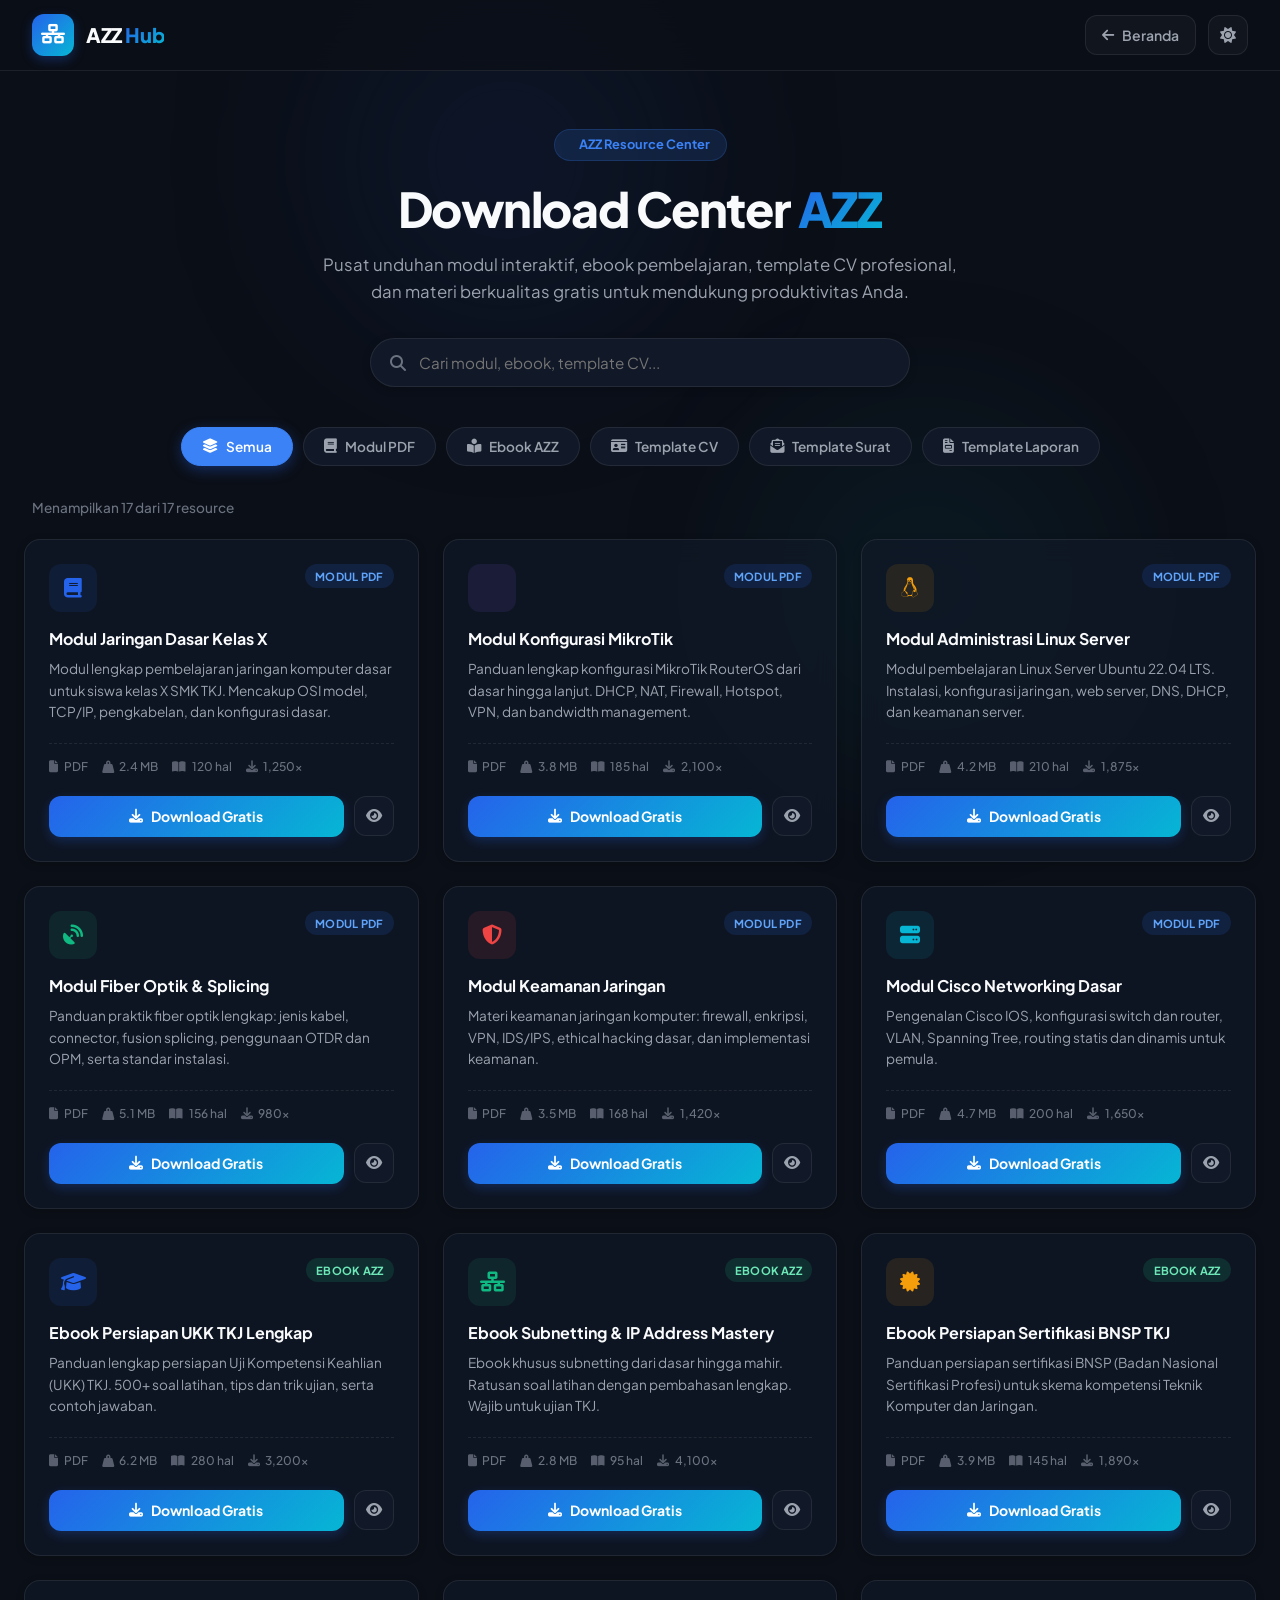
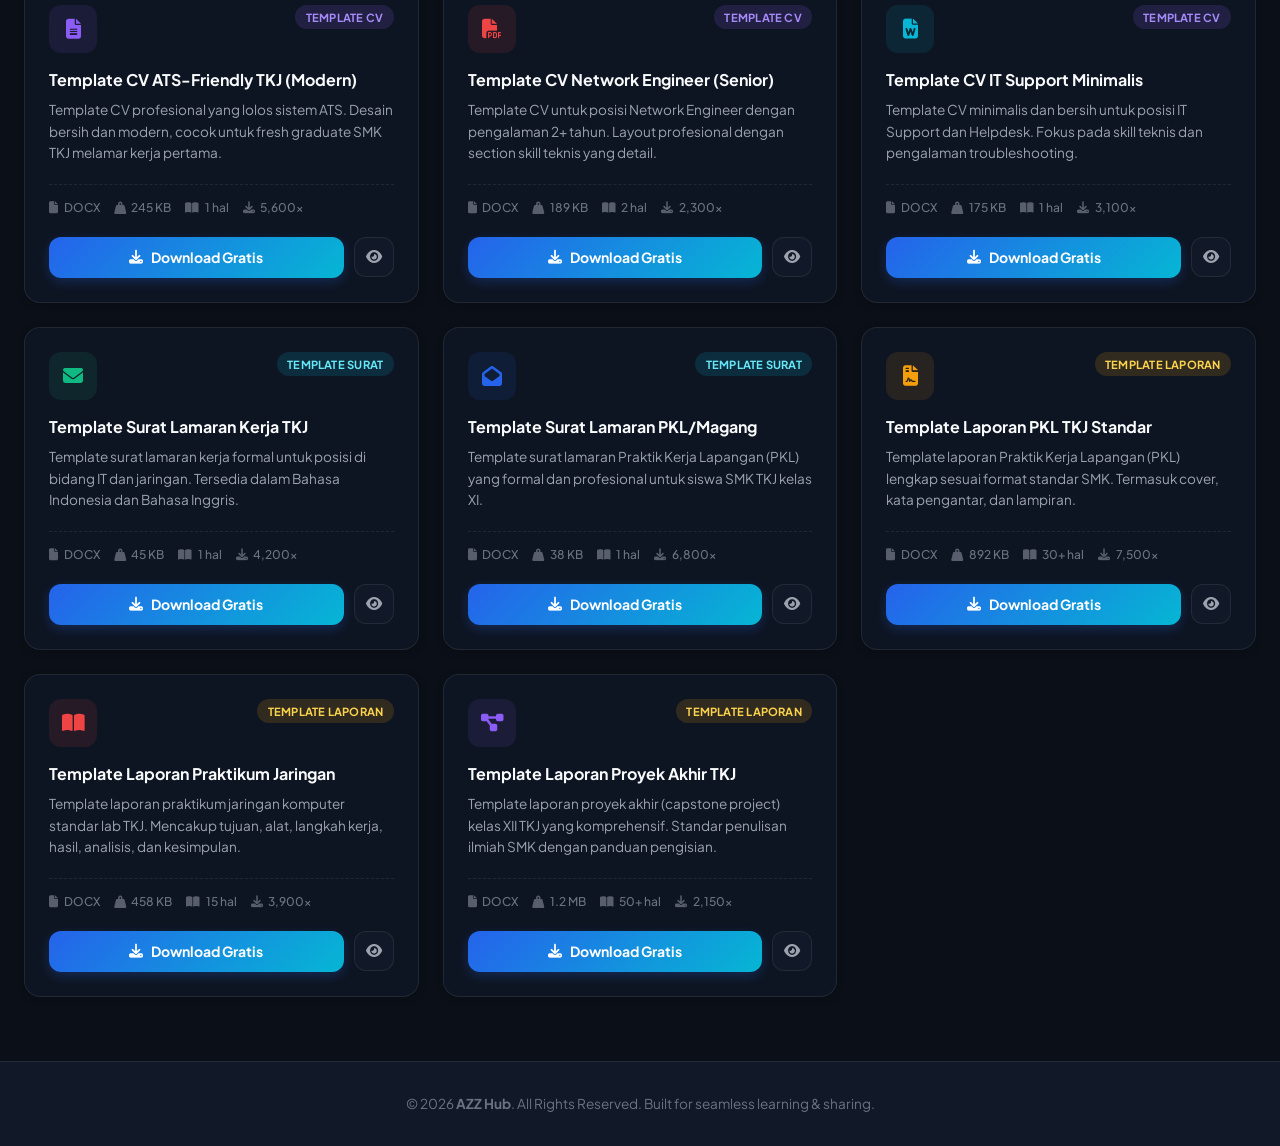
<file: download/index.html>
<!DOCTYPE html>
<html lang="id" data-theme="dark">
<head>
    <meta charset="UTF-8">
    <meta name="viewport" content="width=device-width, initial-scale=1.0">
    <title>AZZ - Download Center Hub</title>
    <!-- Google Fonts -->
    <link rel="preconnect" href="https://fonts.googleapis.com">
    <link rel="preconnect" href="https://fonts.gstatic.com" crossorigin>
    <link href="https://fonts.googleapis.com/css2?family=Plus+Jakarta+Sans:wght@300;400;500;600;700;800&display=swap" rel="stylesheet">
    <!-- Font Awesome -->
    <link rel="stylesheet" href="https://cdnjs.cloudflare.com/ajax/libs/font-awesome/6.5.0/css/all.min.css">
    <!-- Custom Style Sheet -->
    <link rel="stylesheet" href="style.css">
</head>
<body>

    <!-- Background Decorative Glows -->
    <div class="bg-glow glow-1"></div>
    <div class="bg-glow glow-2"></div>

    <!-- Navigation Bar -->
    <nav class="navbar">
        <a href="index.html" class="nav-brand">
            <div class="brand-logo">
                <i class="fas fa-network-wired"></i>
            </div>
            <div class="brand-text">
                AZZ <span> Hub</span>
            </div>
        </a>

        <div class="nav-controls">
            <a href="../index.html" class="btn-nav btn-back">
                <i class="fas fa-arrow-left"></i>
                <span>Beranda</span>
            </a>
            <button class="btn-nav btn-theme" id="themeToggle" aria-label="Toggle Theme">
                <i class="fas fa-sun"></i>
            </button>
        </div>
    </nav>

    <!-- Page Header / Hero Area -->
    <header class="hero-header">
        <div class="header-content">
            <span class="hero-badge">
                <i class="fas fa-sparkles"></i> AZZ Resource Center
            </span>
            <h1 class="hero-title">
                Download Center <span>AZZ</span>
            </h1>
            <p class="hero-desc">
                Pusat unduhan modul interaktif, ebook pembelajaran, template CV profesional, dan materi berkualitas gratis untuk mendukung produktivitas Anda.
            </p>
            
            <!-- Search Bar -->
            <div class="search-wrapper">
                <i class="fas fa-search search-icon"></i>
                <input type="text" id="searchInput" placeholder="Cari modul, ebook, template CV..." oninput="handleSearch(this.value)">
                <button type="button" class="search-clear" id="searchClear" onclick="clearSearch()" style="display:none;">
                    <i class="fas fa-times"></i>
                </button>
            </div>
        </div>
    </header>

    <!-- Main Content Container -->
    <main class="main-container">
        <!-- Category Filter Tabs -->
        <nav class="category-tabs" aria-label="Filter Kategori">
            <button class="cat-tab active" onclick="filterCat(this, 'all')">
                <i class="fas fa-layer-group"></i> Semua
            </button>
            <button class="cat-tab" onclick="filterCat(this, 'modul')">
                <i class="fas fa-book"></i> Modul PDF
            </button>
            <button class="cat-tab" onclick="filterCat(this, 'ebook')">
                <i class="fas fa-book-reader"></i> Ebook AZZ
            </button>
            <button class="cat-tab" onclick="filterCat(this, 'cv')">
                <i class="fas fa-id-card"></i> Template CV
            </button>
            <button class="cat-tab" onclick="filterCat(this, 'surat')">
                <i class="fas fa-envelope-open-text"></i> Template Surat
            </button>
            <button class="cat-tab" onclick="filterCat(this, 'laporan')">
                <i class="fas fa-file-invoice"></i> Template Laporan
            </button>
        </nav>

        <!-- Stats / Meta Bar -->
        <div class="grid-status-bar">
            <span id="resultCount">Menampilkan semua resource</span>
        </div>

        <!-- Downloads Dynamic Grid -->
        <div class="downloads-grid" id="dlGrid">
            <!-- Items injected by script.js -->
        </div>

        <!-- Empty State Message -->
        <div class="empty-state" id="emptyState" style="display: none;">
            <div class="empty-icon"><i class="fas fa-folder-open"></i></div>
            <h3>Resource Tidak Ditemukan</h3>
            <p>Coba kata kunci pencarian lain atau pilih kategori yang berbeda.</p>
        </div>
    </main>

    <!-- Footer -->
    <footer class="main-footer">
        <p>&copy; 2026 <strong>AZZ Hub</strong>. All Rights Reserved. Built for seamless learning & sharing.</p>
    </footer>

    <!-- Toast Notification Container -->
    <div class="toast-container" id="toastContainer"></div>

    <!-- Script File -->
    <script src="script.js"></script>
</body>
</html>
</file>
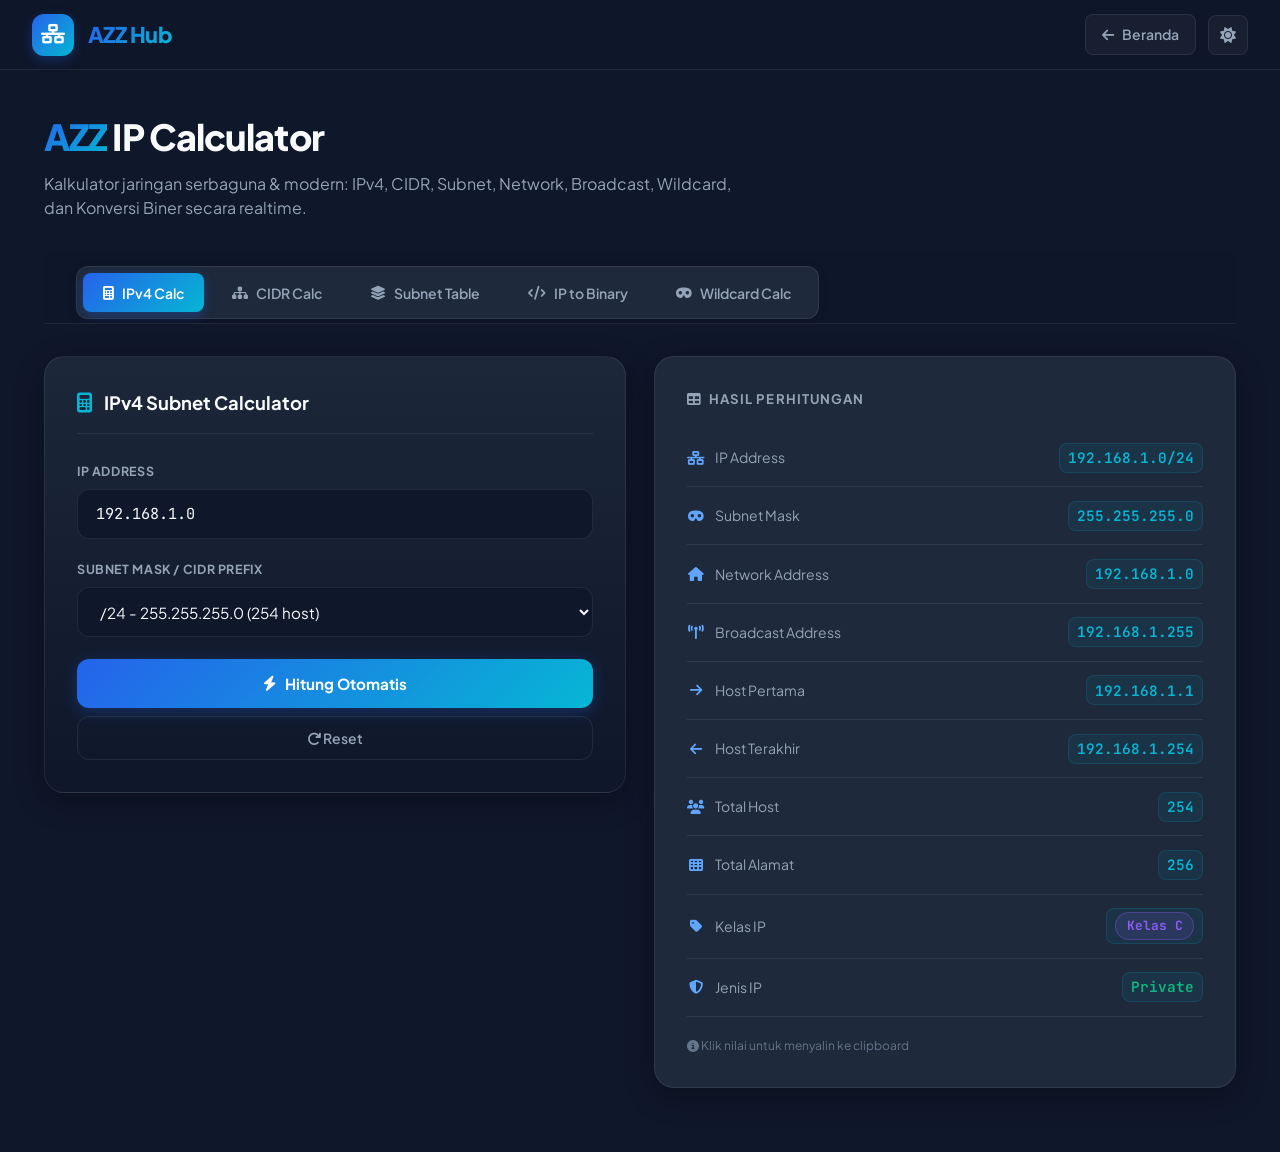
<file: ipcalc/index.html>
<!DOCTYPE html>
<html lang="id" data-theme="dark">
<head>
    <meta charset="UTF-8">
    <meta name="viewport" content="width=device-width, initial-scale=1.0">
    <title>AZZ - Network & IP Calculator</title>
    <!-- Fonts -->
    <link rel="preconnect" href="https://fonts.googleapis.com">
    <link rel="preconnect" href="https://fonts.gstatic.com" crossorigin>
    <link href="https://fonts.googleapis.com/css2?family=Plus+Jakarta+Sans:wght@300;400;500;600;700;800&family=JetBrains+Mono:wght@400;500;600;700&display=swap" rel="stylesheet">
    <!-- FontAwesome -->
    <link rel="stylesheet" href="https://cdnjs.cloudflare.com/ajax/libs/font-awesome/6.5.0/css/all.min.css">
    <!-- Stylesheet -->
    <link rel="stylesheet" href="style.css">
</head>
<body>
    <!-- Navbar -->
    <nav>
        <a href="../index.html" class="nav-logo">
            <div class="logo-icon">
                <i class="fas fa-network-wired"></i>
            </div>
            <div class="logo-brand">
                <span class="logo-title">AZZ Hub</span>
            </div>
        </a>
        <div class="nav-right">
            <a href="../index.html" class="btn-back">
                <i class="fas fa-arrow-left"></i>
                <span>Beranda</span>
            </a>
            <button class="btn-theme" id="themeToggle" aria-label="Toggle Theme">
                <i class="fas fa-sun"></i>
            </button>
        </div>
    </nav>

    <!-- Main Content -->
    <main class="container">
        <!-- Header -->
        <header class="page-header">
            <h1 class="page-title"><span>AZZ</span> IP Calculator</h1>
            <p class="page-desc">Kalkulator jaringan serbaguna & modern: IPv4, CIDR, Subnet, Network, Broadcast, Wildcard, dan Konversi Biner secara realtime.</p>
        </header>

        <!-- Navigation Tabs -->
        <nav class="tabs-wrapper" aria-label="Calculator Modes">
            <div class="tabs">
                <button class="tab-btn active" onclick="showTab('ipv4')">
                    <i class="fas fa-calculator"></i>
                    <span>IPv4 Calc</span>
                </button>
                <button class="tab-btn" onclick="showTab('cidr')">
                    <i class="fas fa-sitemap"></i>
                    <span>CIDR Calc</span>
                </button>
                <button class="tab-btn" onclick="showTab('subnet')">
                    <i class="fas fa-layer-group"></i>
                    <span>Subnet Table</span>
                </button>
                <button class="tab-btn" onclick="showTab('binary')">
                    <i class="fas fa-code"></i>
                    <span>IP to Binary</span>
                </button>
                <button class="tab-btn" onclick="showTab('wildcard')">
                    <i class="fas fa-mask"></i>
                    <span>Wildcard Calc</span>
                </button>
            </div>
        </nav>

        <!-- TAB 1: IPv4 CALCULATOR -->
        <section class="tab-content active" id="tab-ipv4">
            <div class="calc-grid">
                <div class="calc-card">
                    <div class="calc-title">
                        <i class="fas fa-calculator"></i>
                        <h2>IPv4 Subnet Calculator</h2>
                    </div>
                    <div class="form-group">
                        <label class="form-label" for="ipInput">IP Address</label>
                        <input type="text" class="form-input" id="ipInput" placeholder="192.168.1.0" value="192.168.1.0" oninput="calcIPv4()">
                    </div>
                    <div class="form-group">
                        <label class="form-label" for="cidrSelect">Subnet Mask / CIDR Prefix</label>
                        <div class="select-wrapper">
                            <select class="form-select" id="cidrSelect" onchange="calcIPv4()">
                                <option value="8">/8 - 255.0.0.0 (16,777,214 host)</option>
                                <option value="16">/16 - 255.255.0.0 (65,534 host)</option>
                                <option value="24" selected>/24 - 255.255.255.0 (254 host)</option>
                                <option value="25">/25 - 255.255.255.128 (126 host)</option>
                                <option value="26">/26 - 255.255.255.192 (62 host)</option>
                                <option value="27">/27 - 255.255.255.224 (30 host)</option>
                                <option value="28">/28 - 255.255.255.240 (14 host)</option>
                                <option value="29">/29 - 255.255.255.248 (6 host)</option>
                                <option value="30">/30 - 255.255.255.252 (2 host)</option>
                            </select>
                        </div>
                    </div>
                    <div class="btn-group">
                        <button class="btn-calc" onclick="calcIPv4()"><i class="fas fa-bolt"></i> Hitung Otomatis</button>
                        <button class="btn-reset" onclick="resetIPv4()"><i class="fas fa-redo"></i> Reset</button>
                    </div>
                </div>
                <div class="result-card">
                    <div class="result-title"><i class="fas fa-table"></i> Hasil Perhitungan</div>
                    <div id="ipv4Results" class="results-container">
                        <div class="info-box"><i class="fas fa-info-circle"></i> Masukkan IP Address dan pilih CIDR untuk melihat hasil perhitungan.</div>
                    </div>
                </div>
            </div>
        </section>

        <!-- TAB 2: CIDR CALCULATOR -->
        <section class="tab-content" id="tab-cidr">
            <div class="calc-grid">
                <div class="calc-card">
                    <div class="calc-title">
                        <i class="fas fa-sitemap"></i>
                        <h2>CIDR Calculator</h2>
                    </div>
                    <div class="form-group">
                        <label class="form-label" for="cidrInput">IP Address dengan CIDR</label>
                        <input type="text" class="form-input" id="cidrInput" placeholder="192.168.1.0/24" value="192.168.1.0/24">
                    </div>
                    <div class="form-group">
                        <label class="form-label" for="hostNeeded">Jumlah Host yang Dibutuhkan</label>
                        <input type="number" class="form-input" id="hostNeeded" placeholder="50" min="1" max="16777214">
                    </div>
                    <div class="btn-group">
                        <button class="btn-calc" onclick="calcCIDR()"><i class="fas fa-bolt"></i> Hitung CIDR</button>
                        <button class="btn-reset" onclick="resetCIDR()"><i class="fas fa-redo"></i> Reset</button>
                    </div>
                </div>
                <div class="result-card">
                    <div class="result-title"><i class="fas fa-table"></i> Hasil CIDR</div>
                    <div id="cidrResults" class="results-container">
                        <div class="info-box"><i class="fas fa-info-circle"></i> Masukkan IP dengan notasi CIDR (misal: 10.0.0.0/24) untuk menghitung.</div>
                    </div>
                </div>
            </div>
        </section>

        <!-- TAB 3: SUBNET TABLE -->
        <section class="tab-content" id="tab-subnet">
            <div class="calc-card full-width">
                <div class="calc-title">
                    <i class="fas fa-layer-group"></i>
                    <h2>Tabel Subnet Lengkap</h2>
                </div>
                <div class="table-responsive">
                    <table class="subnet-table" id="subnetTable"></table>
                </div>
            </div>
        </section>

        <!-- TAB 4: IP TO BINARY -->
        <section class="tab-content" id="tab-binary">
            <div class="calc-grid">
                <div class="calc-card">
                    <div class="calc-title">
                        <i class="fas fa-code"></i>
                        <h2>IP Address to Binary Converter</h2>
                    </div>
                    <div class="form-group">
                        <label class="form-label" for="binIpInput">IP Address</label>
                        <input type="text" class="form-input" id="binIpInput" placeholder="192.168.1.1" value="192.168.1.1" oninput="calcBinary()">
                    </div>
                    <div class="form-group">
                        <label class="form-label" for="binMaskInput">Subnet Mask</label>
                        <input type="text" class="form-input" id="binMaskInput" placeholder="255.255.255.0" value="255.255.255.0" oninput="calcBinary()">
                    </div>
                    <button class="btn-calc" onclick="calcBinary()"><i class="fas fa-exchange-alt"></i> Konversi ke Biner</button>
                </div>
                <div class="result-card">
                    <div class="result-title"><i class="fas fa-table"></i> Hasil Biner</div>
                    <div id="binaryResults" class="results-container">
                        <div class="info-box"><i class="fas fa-info-circle"></i> Masukkan IP Address untuk dikonversi ke biner.</div>
                    </div>
                </div>
            </div>
        </section>

        <!-- TAB 5: WILDCARD -->
        <section class="tab-content" id="tab-wildcard">
            <div class="calc-grid">
                <div class="calc-card">
                    <div class="calc-title">
                        <i class="fas fa-mask"></i>
                        <h2>Wildcard Mask Calculator</h2>
                    </div>
                    <div class="form-group">
                        <label class="form-label" for="wcMaskInput">Subnet Mask</label>
                        <input type="text" class="form-input" id="wcMaskInput" placeholder="255.255.255.0" value="255.255.255.0" oninput="calcWildcard()">
                    </div>
                    <div class="form-group">
                        <label class="form-label" for="wcCidrSelect">Atau Pilih CIDR</label>
                        <div class="select-wrapper">
                            <select class="form-select" id="wcCidrSelect" onchange="wcFromCidr()">
                                <option value="">-- Pilih CIDR --</option>
                                <option value="8">/8</option>
                                <option value="16">/16</option>
                                <option value="24" selected>/24</option>
                                <option value="25">/25</option>
                                <option value="26">/26</option>
                                <option value="27">/27</option>
                                <option value="28">/28</option>
                                <option value="29">/29</option>
                                <option value="30">/30</option>
                            </select>
                        </div>
                    </div>
                    <button class="btn-calc" onclick="calcWildcard()"><i class="fas fa-bolt"></i> Hitung Wildcard</button>
                </div>
                <div class="result-card">
                    <div class="result-title"><i class="fas fa-table"></i> Hasil Wildcard</div>
                    <div id="wildcardResults" class="results-container">
                        <div class="info-box"><i class="fas fa-info-circle"></i> Masukkan subnet mask untuk menghitung wildcard mask.</div>
                    </div>
                </div>
            </div>
        </section>
    </main>

    <!-- Toast Notification Container -->
    <div class="toast-container" id="toastContainer"></div>

    <!-- Script -->
    <script src="script.js"></script>
</body>
</html>
</file>
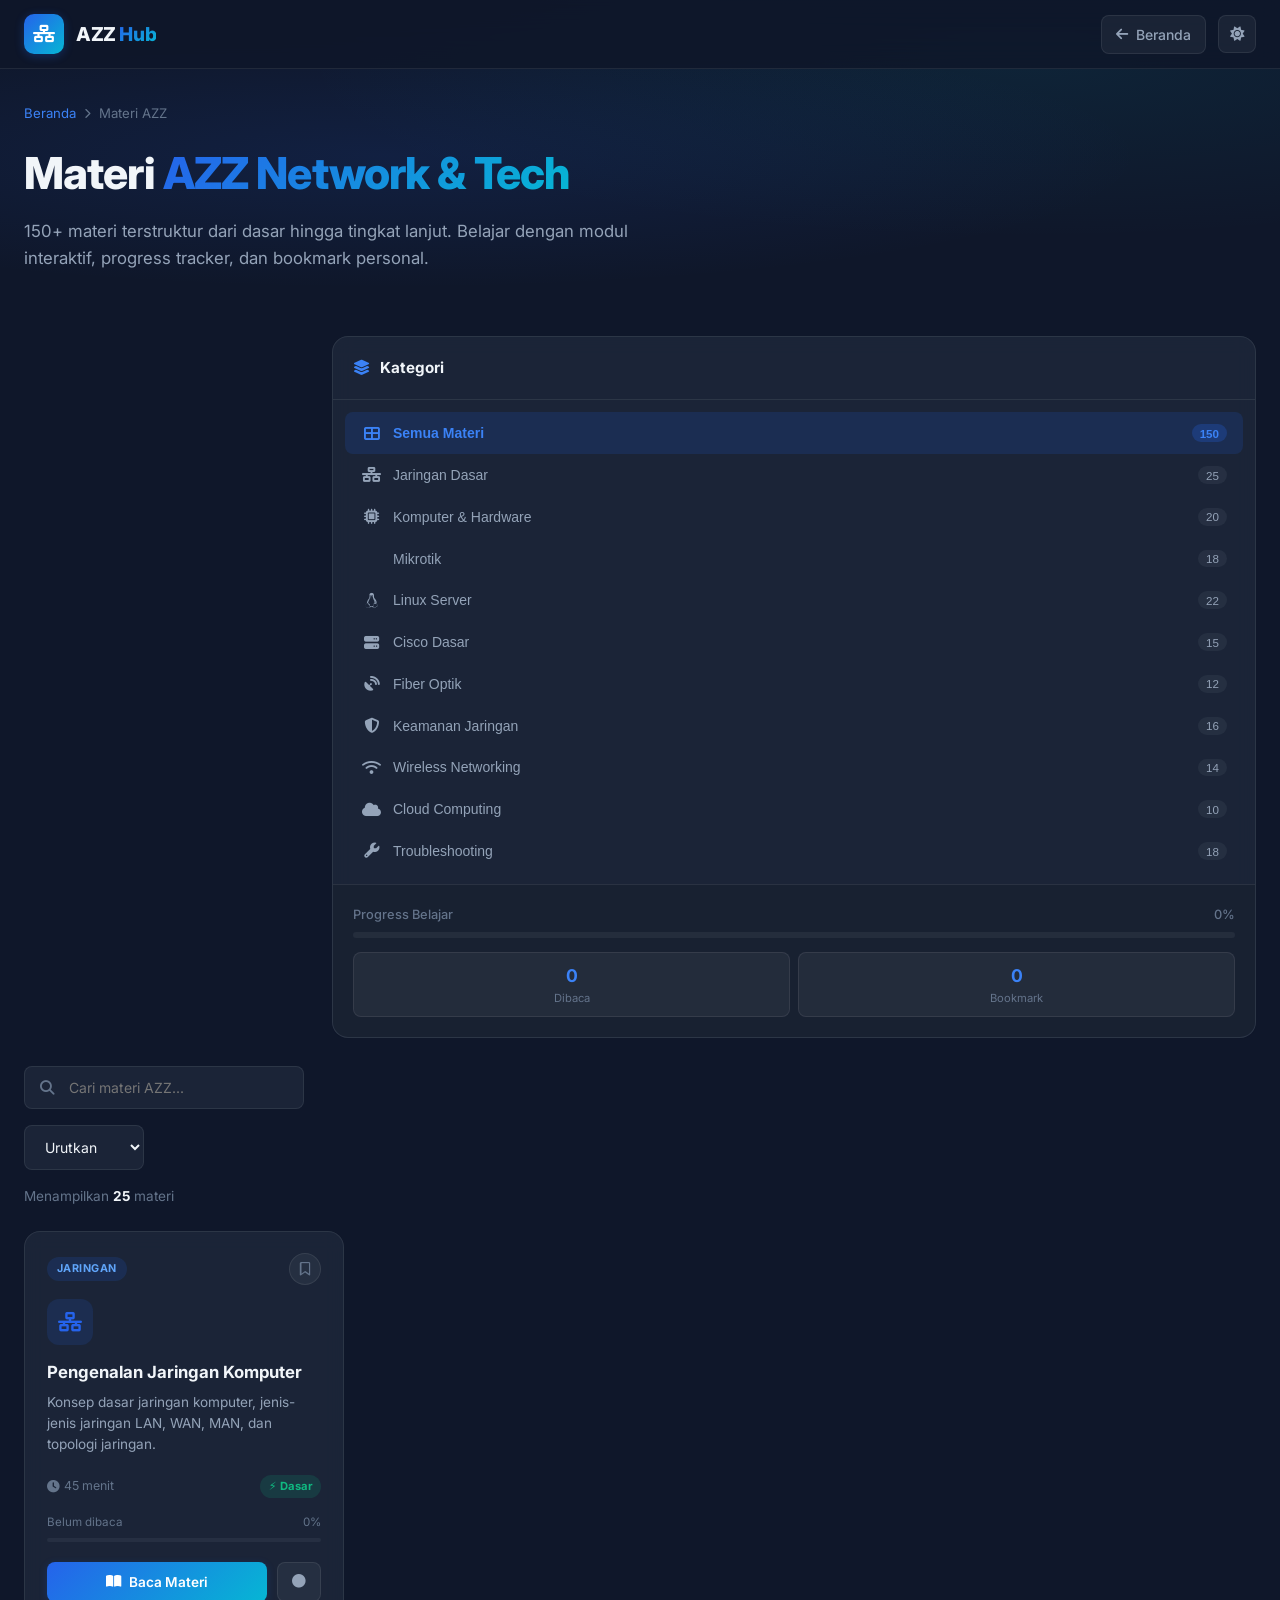
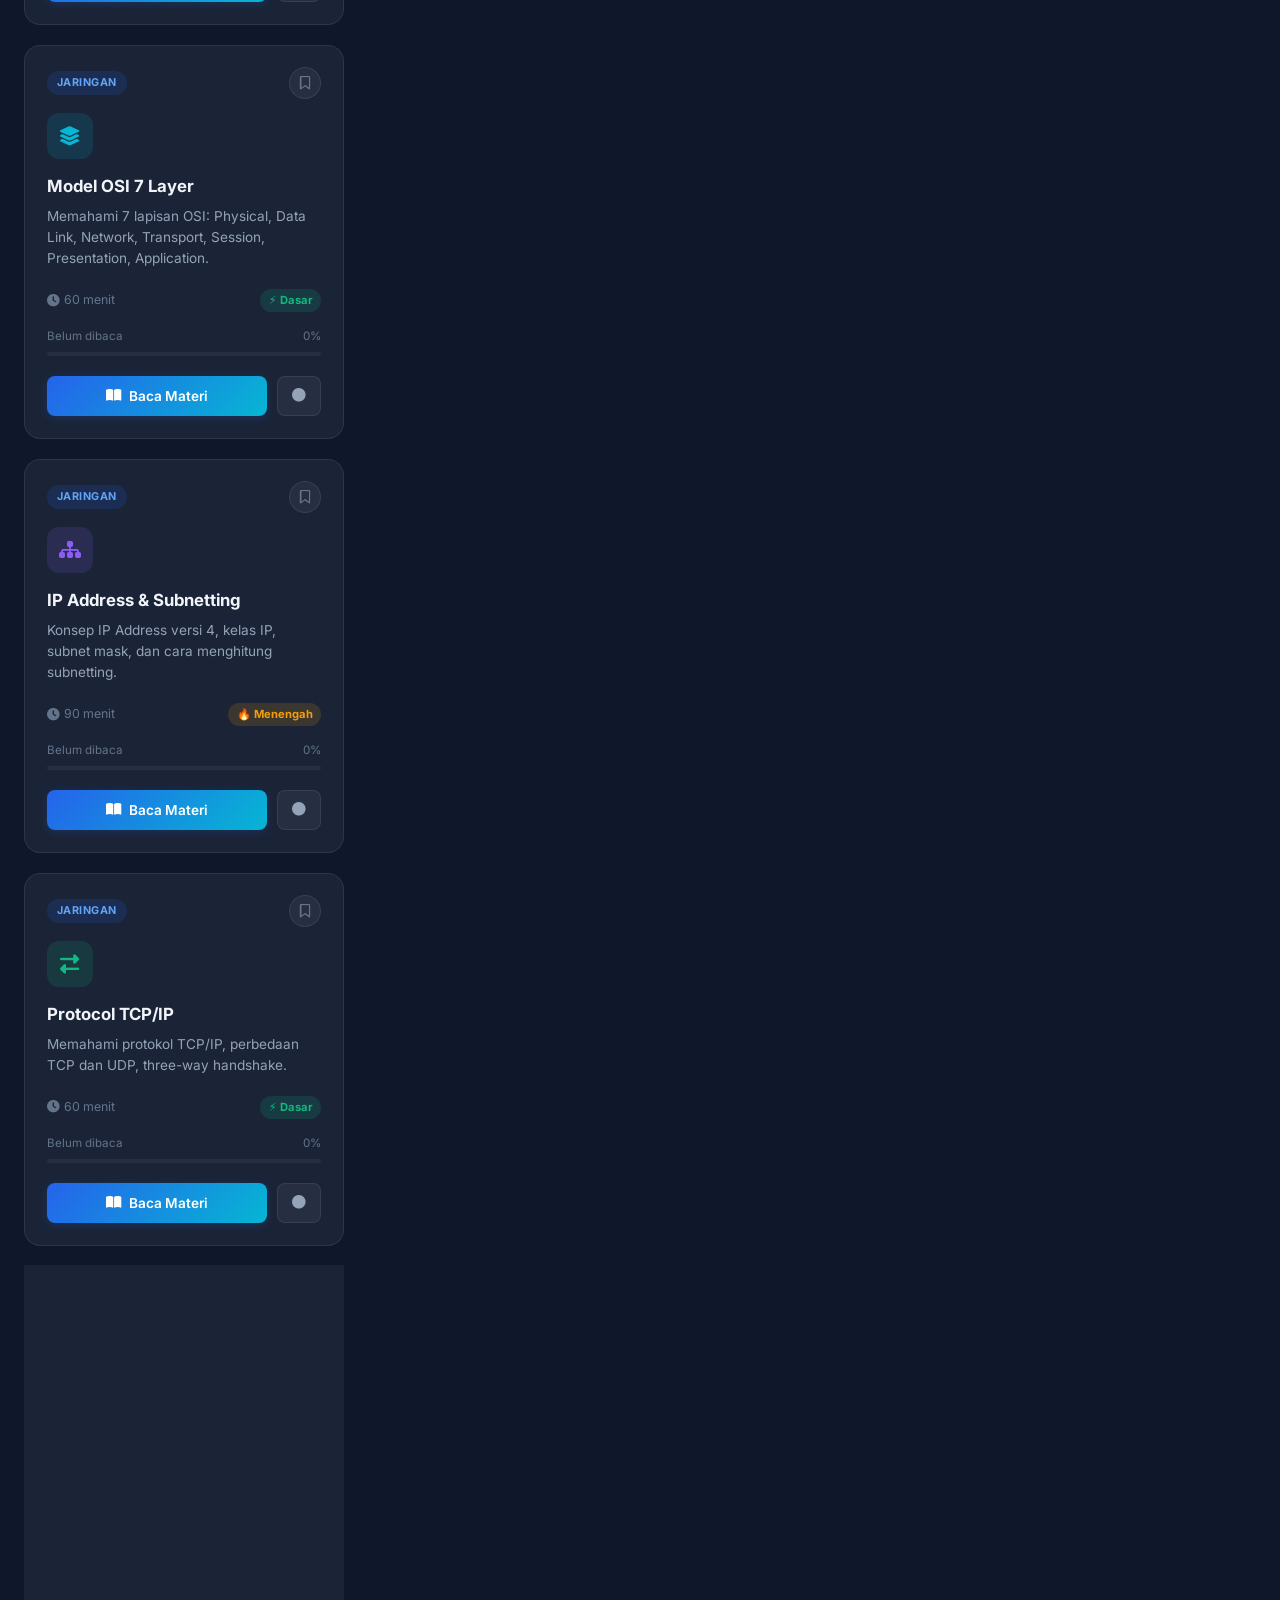
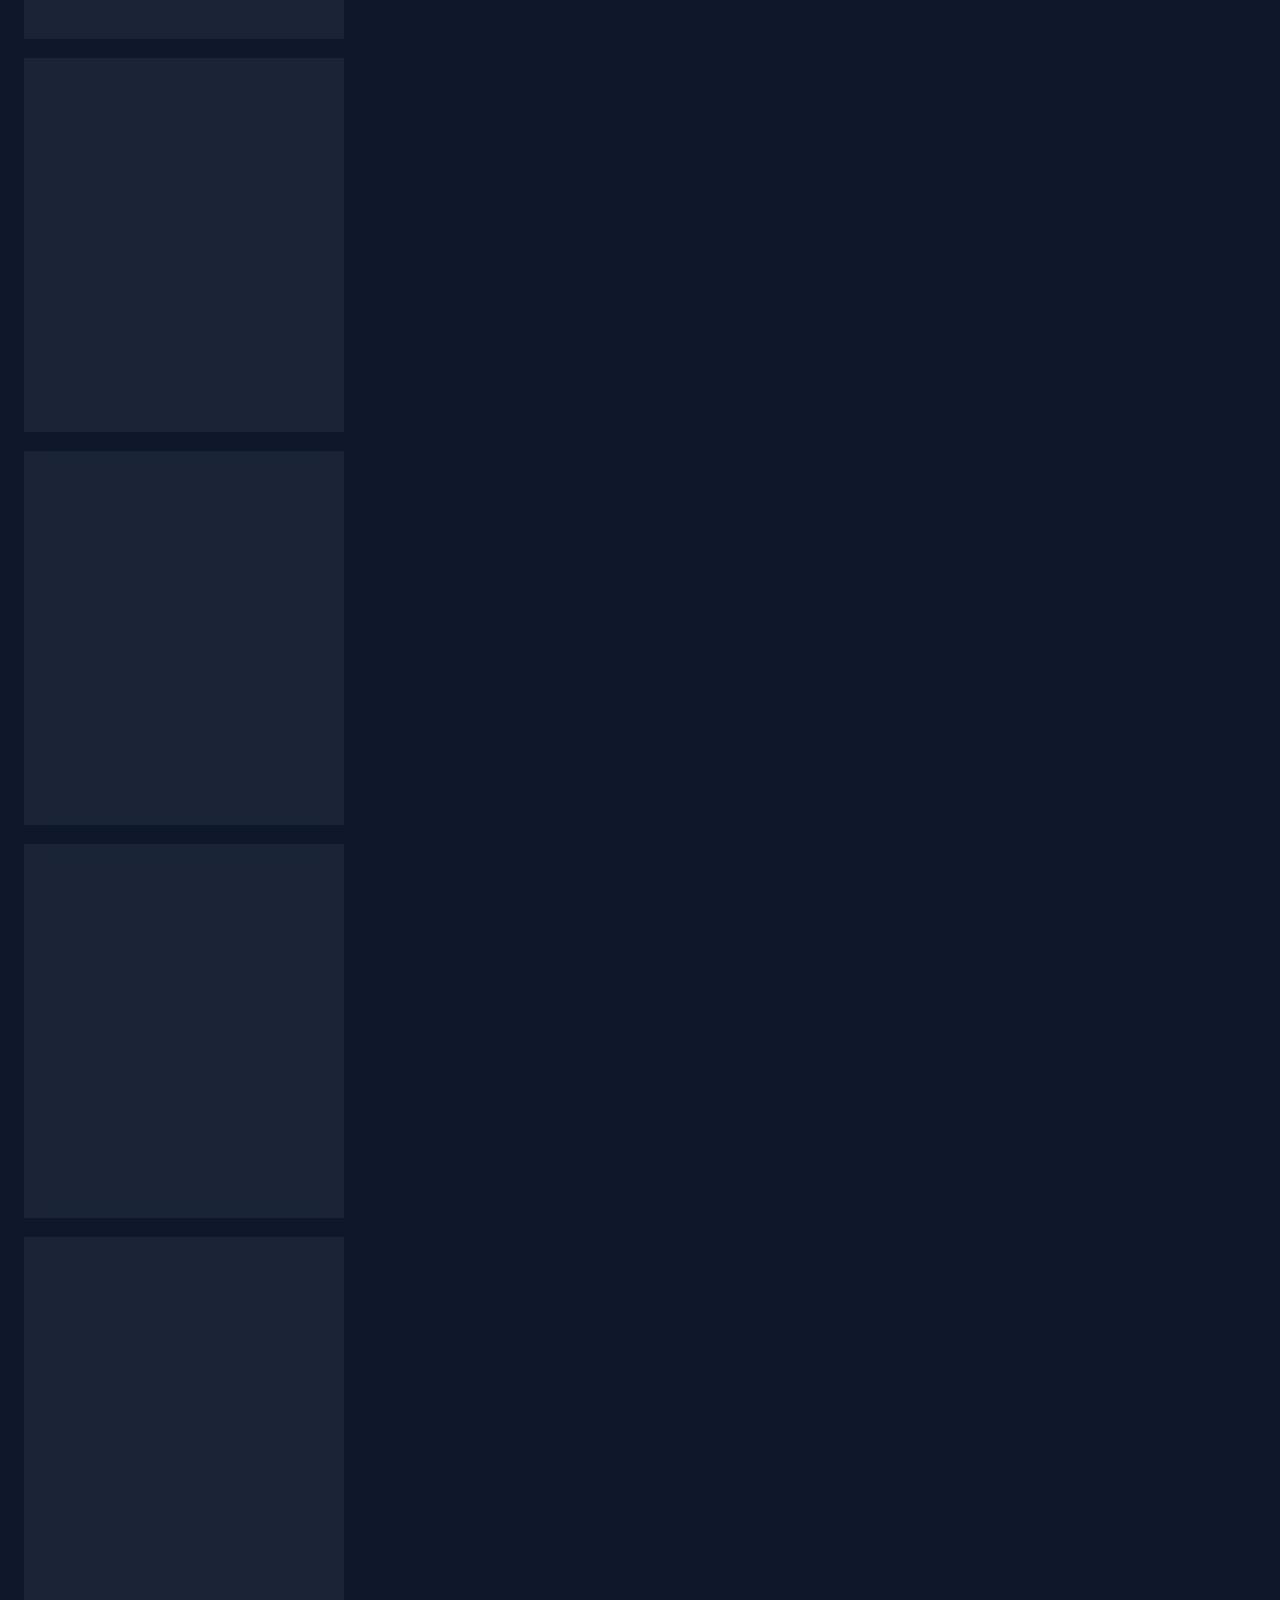
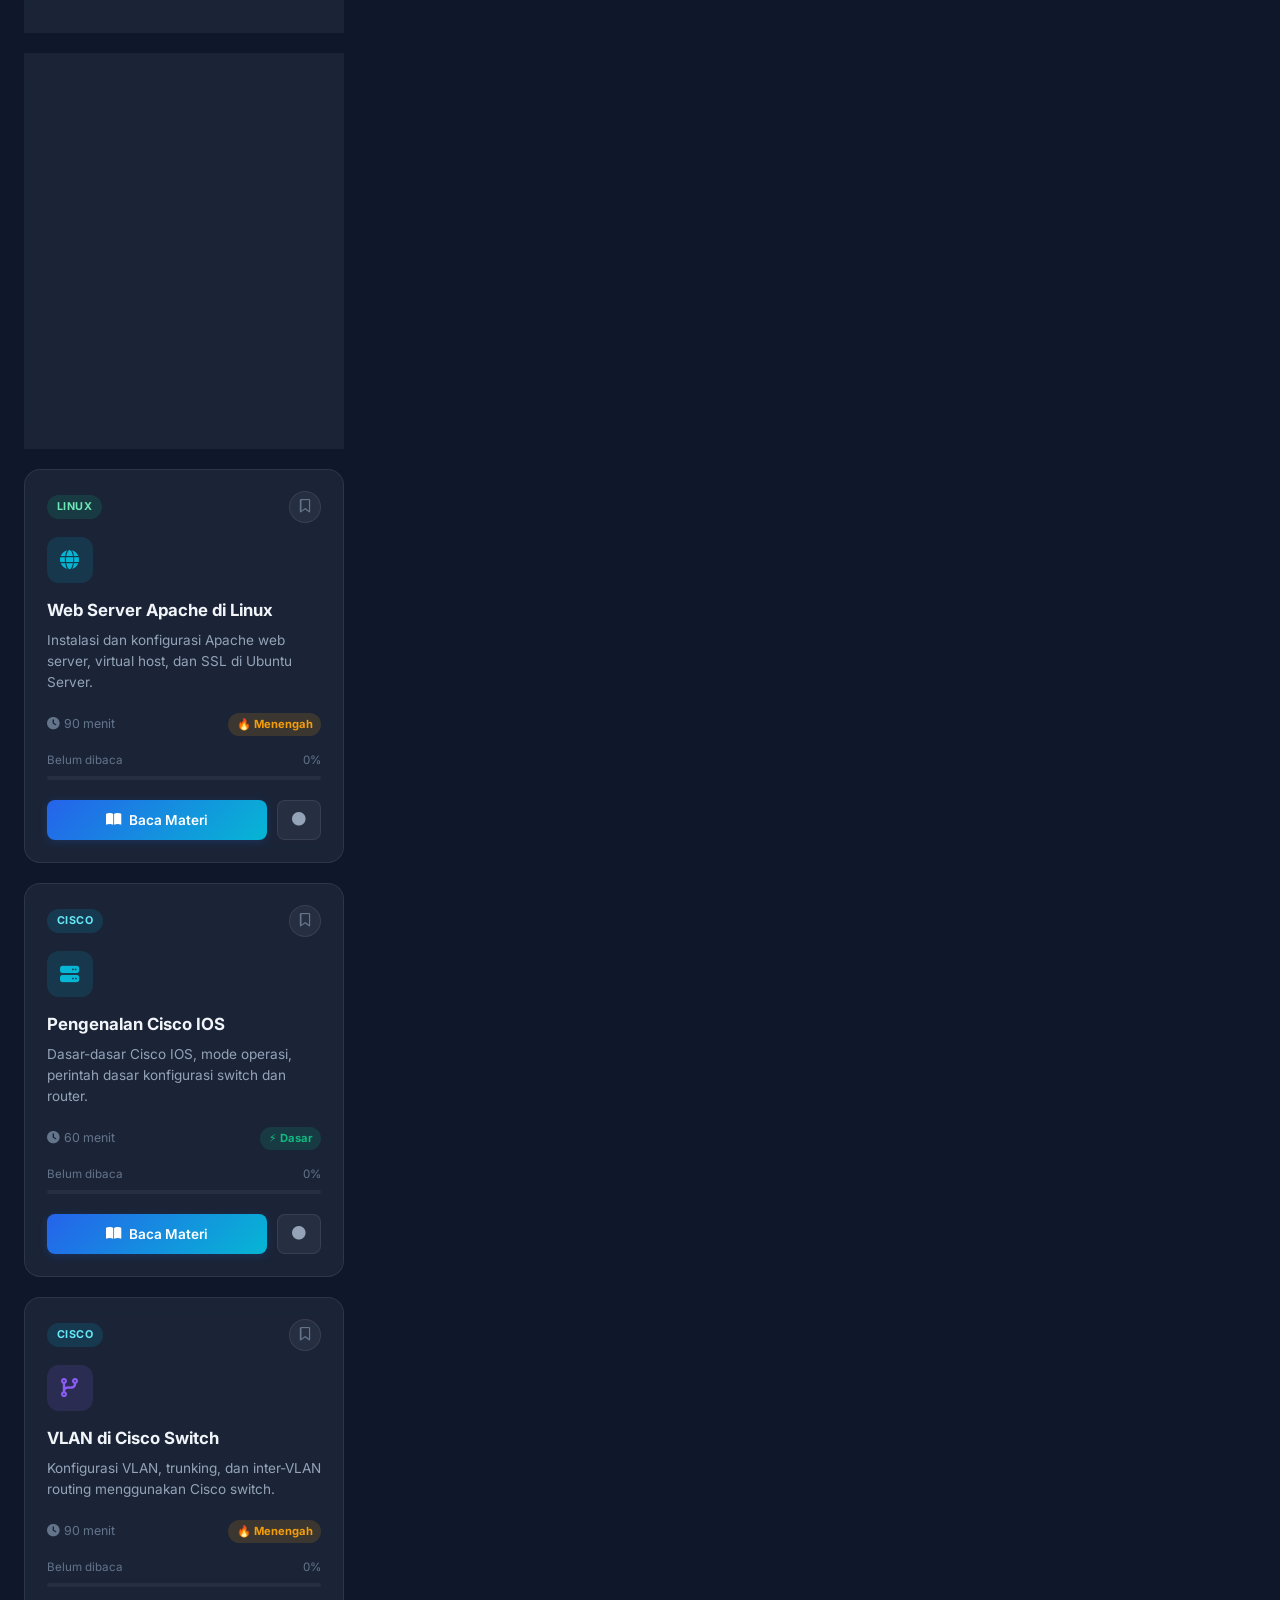
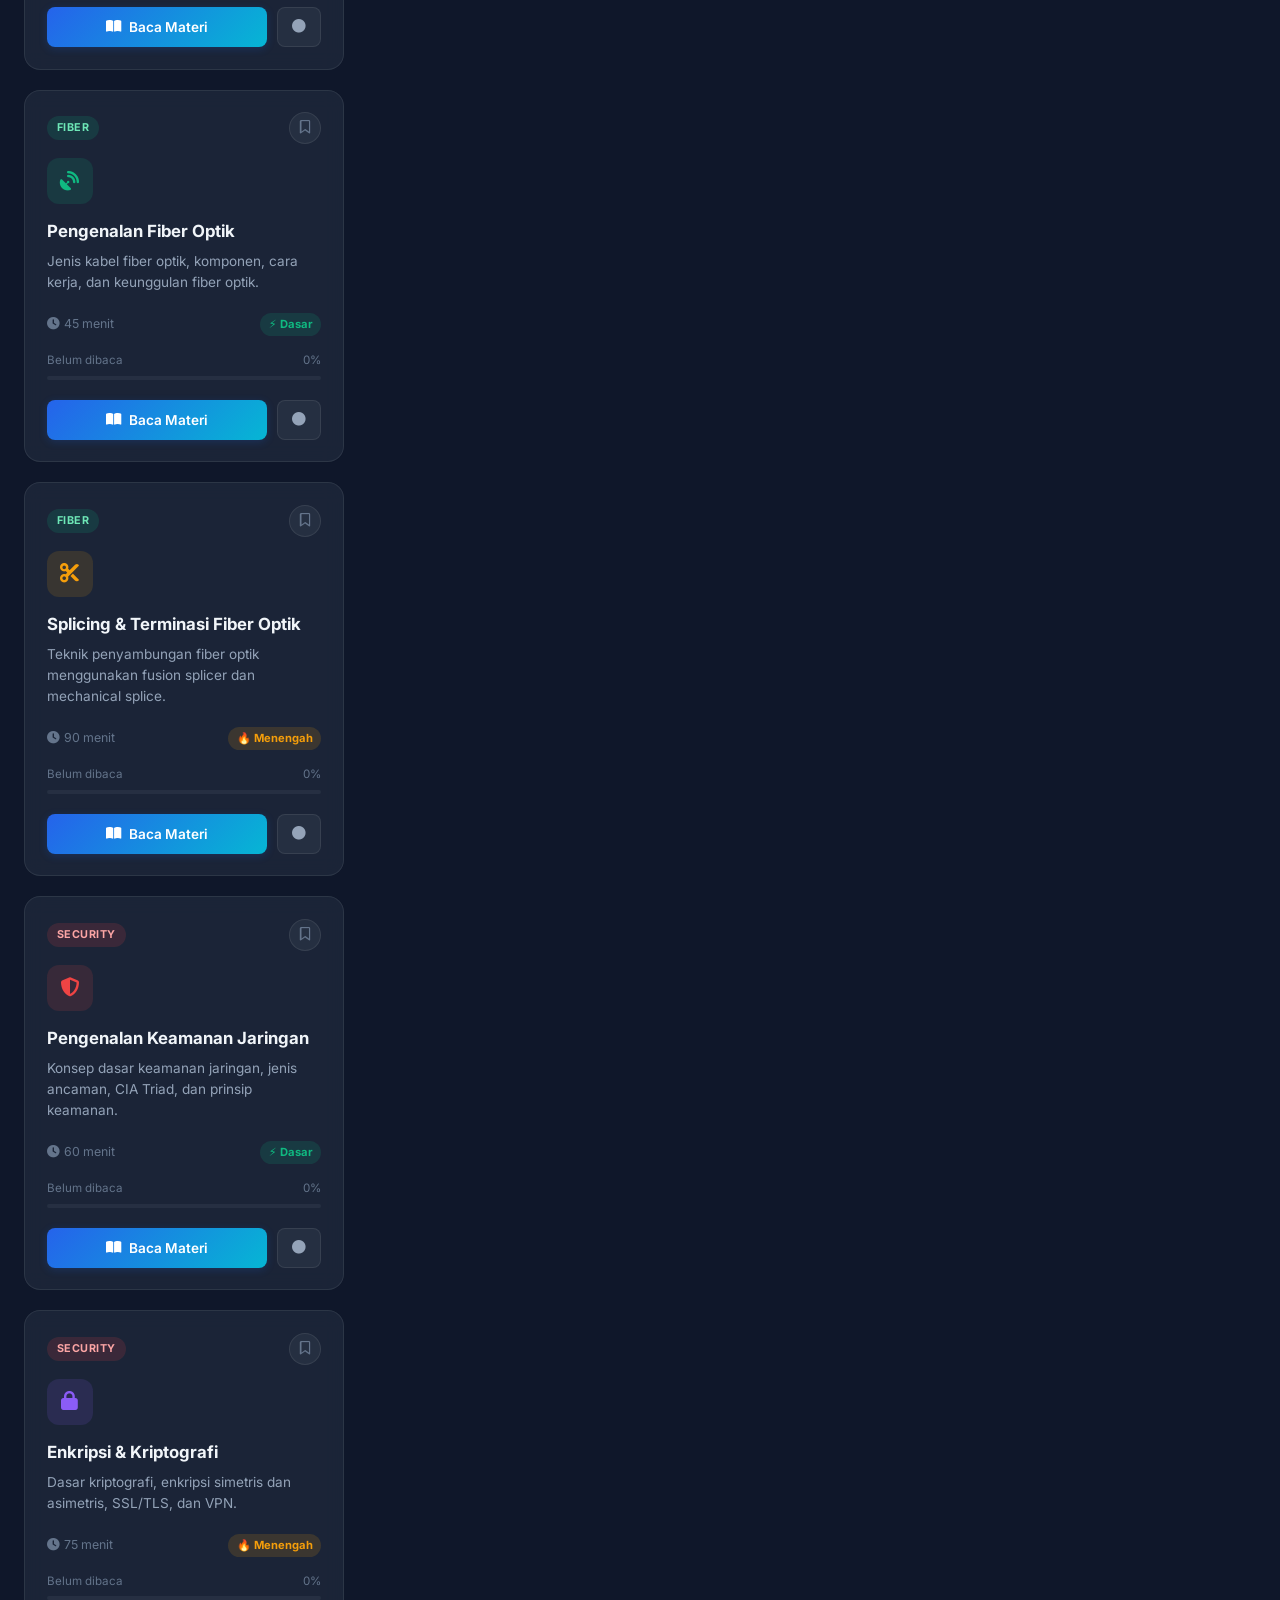
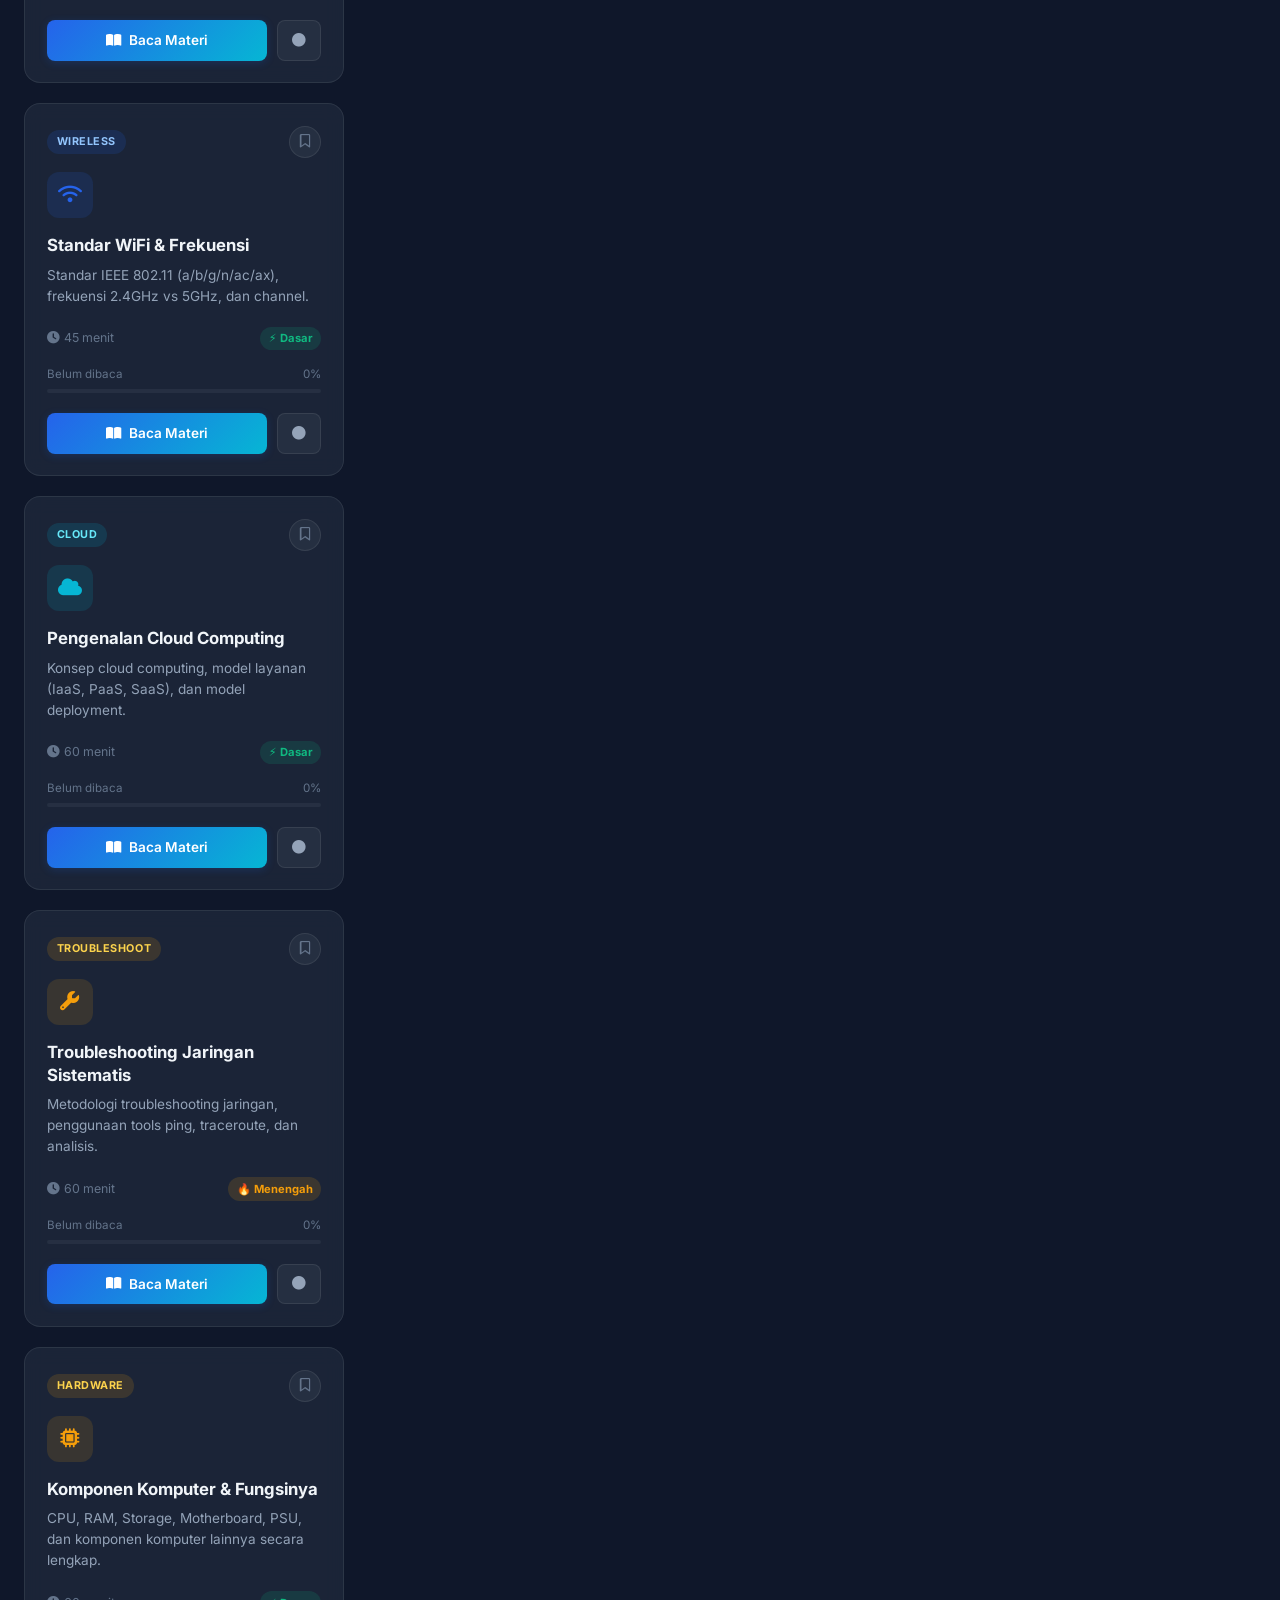
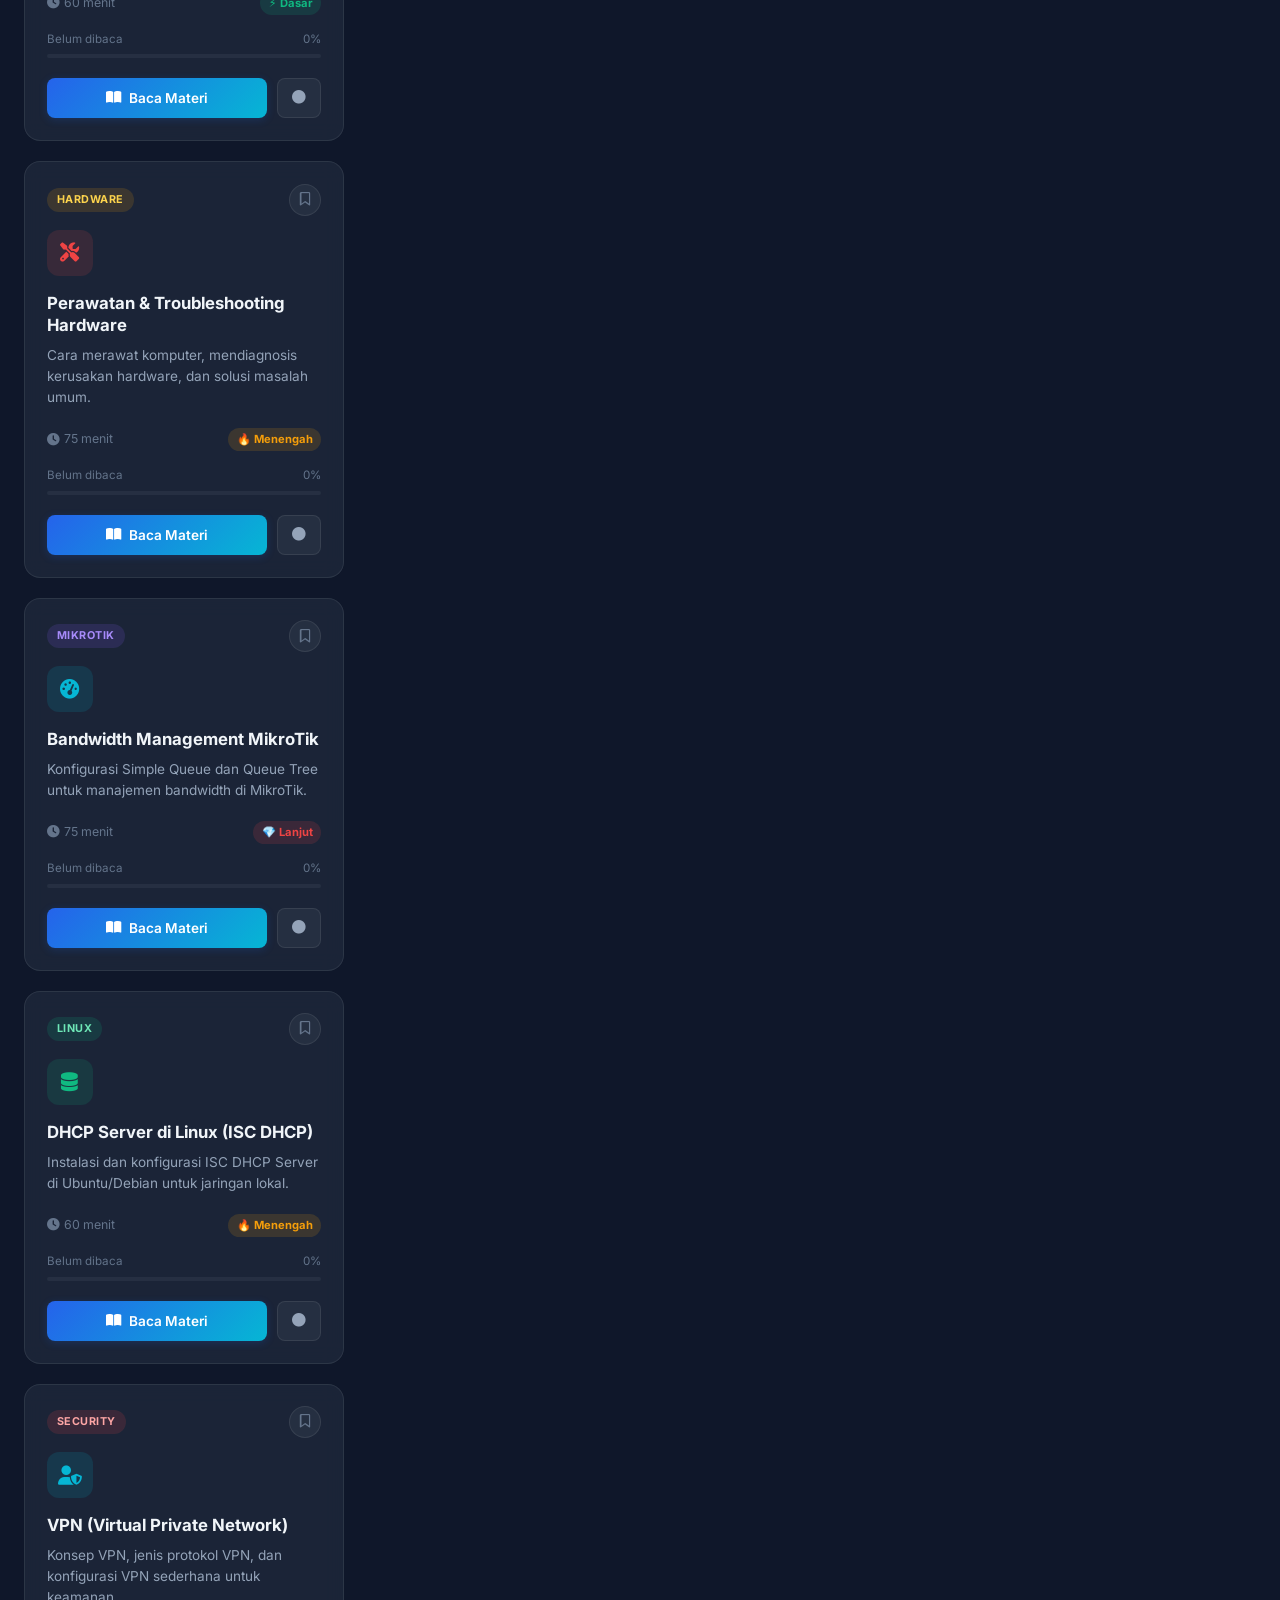
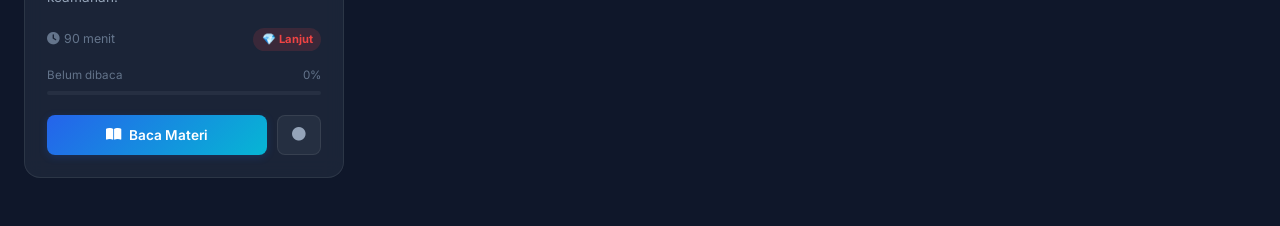
<file: materi/index.html>
<!DOCTYPE html>
<html lang="id" data-theme="dark">
<head>
  <meta charset="UTF-8">
  <meta name="viewport" content="width=device-width, initial-scale=1.0">
  <meta name="description" content="AZZ - TKJ Learning Hub | Materi TKJ lengkap: Jaringan Dasar, Mikrotik, Linux, Cisco, Fiber Optik, Keamanan Jaringan">
  <title>AZZ - TKJ Learning Hub</title>
  <!-- Google Fonts -->
  <link rel="preconnect" href="https://fonts.googleapis.com">
  <link rel="preconnect" href="https://fonts.gstatic.com" crossorigin>
  <link href="https://fonts.googleapis.com/css2?family=Inter:wght@300;400;500;600;700;800;900&family=JetBrains+Mono:wght@400;500;600&display=swap" rel="stylesheet">
  <!-- Font Awesome -->
  <link rel="stylesheet" href="https://cdnjs.cloudflare.com/ajax/libs/font-awesome/6.5.0/css/all.min.css">
  <!-- Stylesheet -->
  <link rel="stylesheet" href="style.css">
</head>
<body>
  <!-- Header / Navigation -->
  <nav>
    <div class="nav-container">
      <a href="index.html" class="nav-logo">
        <div class="logo-icon"><i class="fas fa-network-wired"></i></div>
        <span class="logo-text">AZZ <span>Hub</span></span>
      </a>
      
      <div class="nav-right">
        <a href="../index.html" class="btn-back"><i class="fas fa-arrow-left"></i> <span>Beranda</span></a>
        <button class="btn-theme" id="themeToggle" aria-label="Toggle Theme"><i class="fas fa-sun"></i></button>
        <button class="btn-mobile-sidebar" id="sidebarToggle" aria-label="Buka Kategori">
          <i class="fas fa-bars"></i>
        </button>
      </div>
    </div>
  </nav>

  <!-- Hero / Page Header -->
  <div class="page-header">
    <div class="page-header-container">
      <div class="breadcrumb">
        <a href="index.html">Beranda</a>
        <i class="fas fa-chevron-right"></i>
        <span>Materi AZZ</span>
      </div>
      <h1 class="page-title">Materi <span>AZZ Network & Tech</span></h1>
      <p class="page-desc">150+ materi terstruktur dari dasar hingga tingkat lanjut. Belajar dengan modul interaktif, progress tracker, dan bookmark personal.</p>
    </div>
  </div>

  <!-- Main Content Layout -->
  <div class="main-content">
    <div class="content-layout">
      
      <!-- Overlay Mobile Sidebar -->
      <div class="sidebar-overlay" id="sidebarOverlay"></div>

      <!-- Sidebar Filters & Progress -->
      <aside class="sidebar" id="sidebar">
        <div class="sidebar-card">
          <div class="sidebar-header">
            <span><i class="fas fa-layer-group"></i> Kategori</span>
            <button class="sidebar-close-btn" id="sidebarClose"><i class="fas fa-times"></i></button>
          </div>
          <div class="cat-filters" id="catFilters">
            <button class="cat-btn active" data-cat="all"><i class="fas fa-th-large"></i> <span>Semua Materi</span> <span class="cat-count">150</span></button>
            <button class="cat-btn" data-cat="jaringan"><i class="fas fa-network-wired"></i> <span>Jaringan Dasar</span> <span class="cat-count">25</span></button>
            <button class="cat-btn" data-cat="hardware"><i class="fas fa-microchip"></i> <span>Komputer & Hardware</span> <span class="cat-count">20</span></button>
            <button class="cat-btn" data-cat="mikrotik"><i class="fas fa-router"></i> <span>Mikrotik</span> <span class="cat-count">18</span></button>
            <button class="cat-btn" data-cat="linux"><i class="fab fa-linux"></i> <span>Linux Server</span> <span class="cat-count">22</span></button>
            <button class="cat-btn" data-cat="cisco"><i class="fas fa-server"></i> <span>Cisco Dasar</span> <span class="cat-count">15</span></button>
            <button class="cat-btn" data-cat="fiber"><i class="fas fa-satellite-dish"></i> <span>Fiber Optik</span> <span class="cat-count">12</span></button>
            <button class="cat-btn" data-cat="security"><i class="fas fa-shield-alt"></i> <span>Keamanan Jaringan</span> <span class="cat-count">16</span></button>
            <button class="cat-btn" data-cat="wireless"><i class="fas fa-wifi"></i> <span>Wireless Networking</span> <span class="cat-count">14</span></button>
            <button class="cat-btn" data-cat="cloud"><i class="fas fa-cloud"></i> <span>Cloud Computing</span> <span class="cat-count">10</span></button>
            <button class="cat-btn" data-cat="troubleshoot"><i class="fas fa-wrench"></i> <span>Troubleshooting</span> <span class="cat-count">18</span></button>
          </div>
          <div class="progress-section">
            <div class="progress-label"><span>Progress Belajar</span><span id="progressPct">0%</span></div>
            <div class="progress-bar"><div class="progress-fill" id="progressFill" style="width:0%"></div></div>
            <div class="progress-stats">
              <div class="ps-item"><div class="ps-num" id="readCount">0</div><div class="ps-label">Dibaca</div></div>
              <div class="ps-item"><div class="ps-num" id="bookmarkCount">0</div><div class="ps-label">Bookmark</div></div>
            </div>
          </div>
        </div>
      </aside>

      <!-- Main Grid Content Area -->
      <div class="content-area">
        <div class="toolbar">
          <div class="search-box">
            <i class="fas fa-search"></i>
            <input type="text" id="searchInput" placeholder="Cari materi AZZ...">
          </div>
          <div class="toolbar-actions">
            <select class="sort-select" id="sortSelect">
              <option value="default">Urutkan</option>
              <option value="asc">A - Z</option>
              <option value="desc">Z - A</option>
              <option value="easy">Termudah</option>
              <option value="hard">Tersulit</option>
            </select>
            <span class="results-count">Menampilkan <span id="resultCount">0</span> materi</span>
          </div>
        </div>

        <div class="materi-grid" id="materiGrid"></div>
      </div>

    </div>
  </div>

  <!-- MODAL READ MATERIAL -->
  <div class="modal-overlay" id="materiModal" tabindex="-1">
    <div class="modal">
      <div class="modal-header">
        <div>
          <h2 id="modalTitle"></h2>
          <div id="modalMeta"></div>
        </div>
        <button class="modal-close" onclick="closeModal()" aria-label="Tutup"><i class="fas fa-times"></i></button>
      </div>
      <div class="modal-body" id="modalBody"></div>
    </div>
  </div>

  <!-- TOAST NOTIFICATION -->
  <div class="toast-container" id="toastContainer"></div>

  <!-- External Script -->
  <script src="script.js"></script>
</body>
</html>
</file>
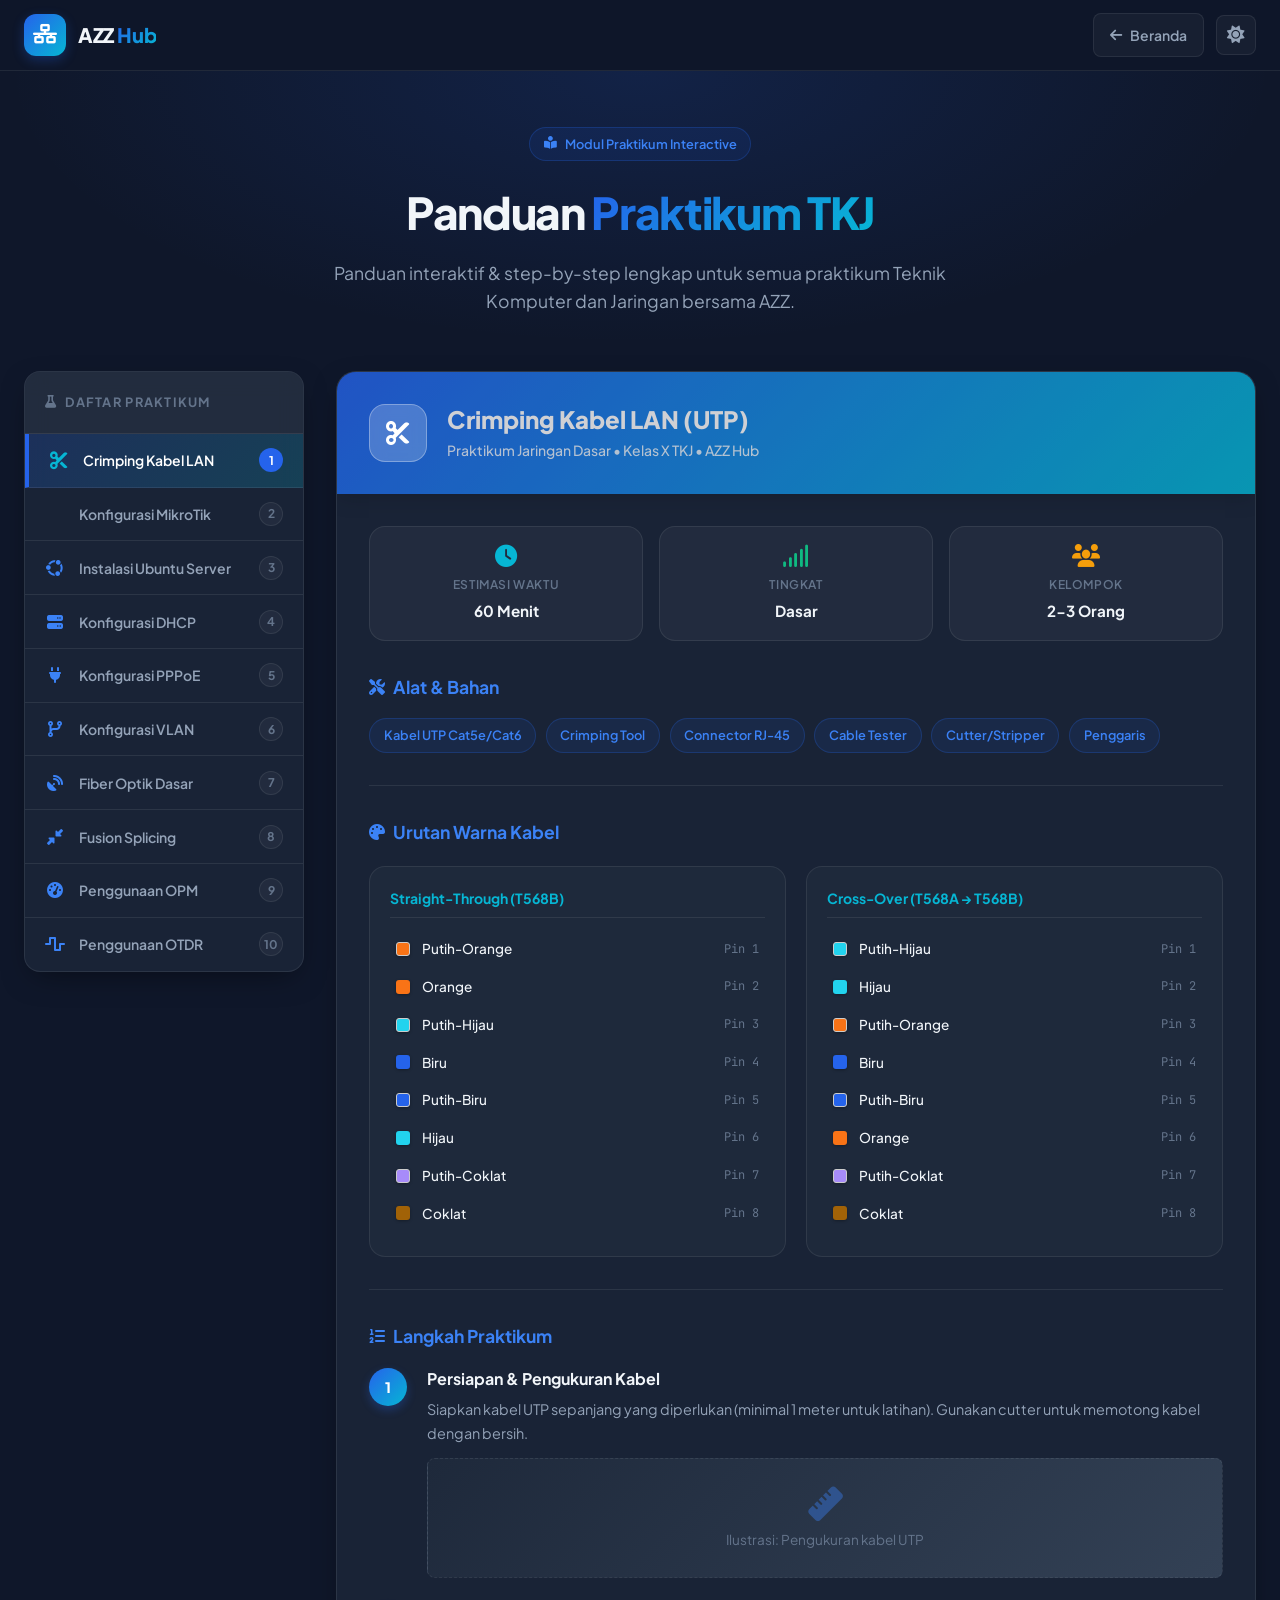
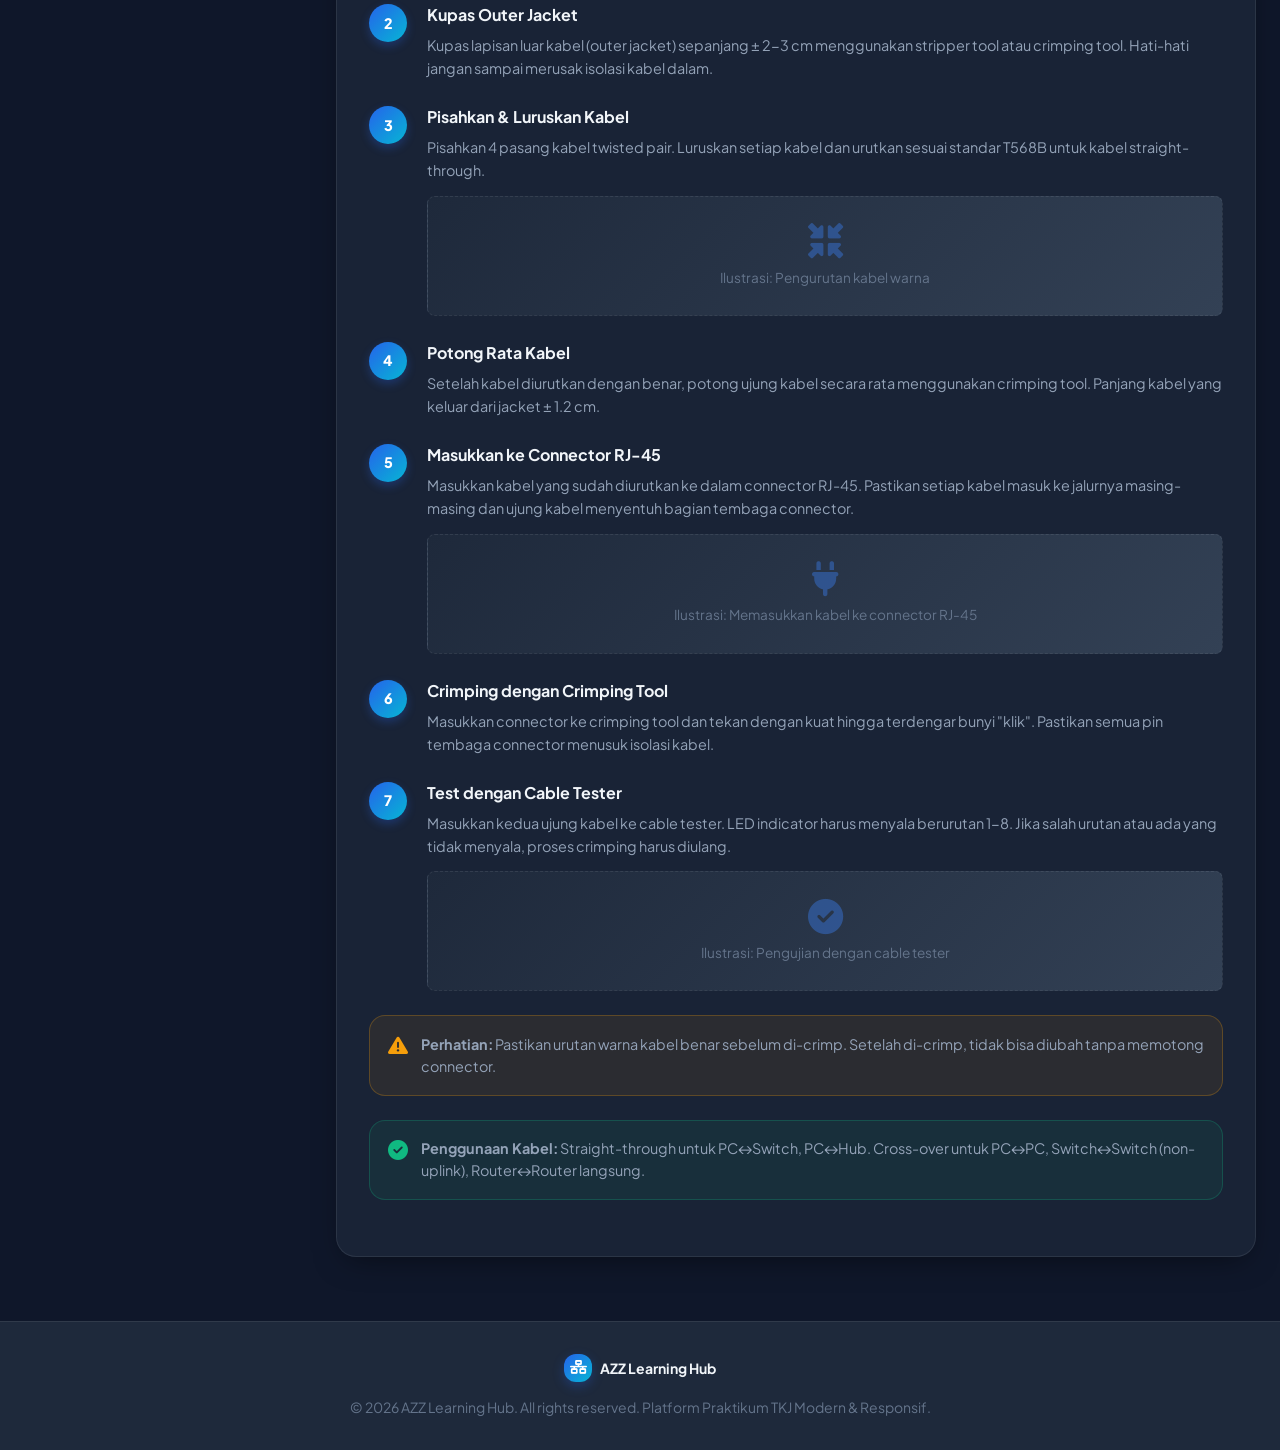
<file: praktikum/index.html>
<!DOCTYPE html>
<html lang="id" data-theme="dark">
<head>
    <meta charset="UTF-8">
    <meta name="viewport" content="width=device-width, initial-scale=1.0">
    <title>Panduan Praktikum TKJ - AZZ Learning Hub</title>
    <!-- Fonts & Icons -->
    <link rel="preconnect" href="https://fonts.googleapis.com">
    <link rel="preconnect" href="https://fonts.gstatic.com" crossorigin>
    <link href="https://fonts.googleapis.com/css2?family=Plus+Jakarta+Sans:wght@400;500;600;700;800&family=JetBrains+Mono:wght@400;500;600&display=swap" rel="stylesheet">
    <link rel="stylesheet" href="https://cdnjs.cloudflare.com/ajax/libs/font-awesome/6.5.0/css/all.min.css">
    <link rel="stylesheet" href="style.css">
</head>
<body>
    <!-- HEADER NAVBAR -->
    <nav class="navbar">
        <div class="nav-container">
            <a href="#" class="nav-logo">
                <div class="logo-icon">
                    <i class="fas fa-network-wired"></i>
                </div>
                <span class="logo-text">AZZ <span>Hub</span></span>
            </a>
            
            <div class="nav-controls">
                <a href="#" class="btn-back">
                    <i class="fas fa-arrow-left"></i>
                    <span>Beranda</span>
                </a>
                <button class="btn-theme" id="themeToggle" aria-label="Toggle Theme">
                    <i class="fas fa-sun"></i>
                </button>
                <button class="btn-mobile-menu" id="mobileMenuBtn" aria-label="Toggle Navigation Menu">
                    <i class="fas fa-bars"></i>
                </button>
            </div>
        </div>
    </nav>

    <!-- PAGE HERO HEADER -->
    <header class="page-header">
        <div class="container">
            <div class="header-badge">
                <i class="fas fa-book-reader"></i> Modul Praktikum Interactive
            </div>
            <h1 class="page-title">Panduan <span>Praktikum TKJ</span></h1>
            <p class="page-desc">Panduan interaktif & step-by-step lengkap untuk semua praktikum Teknik Komputer dan Jaringan bersama AZZ.</p>
        </div>
    </header>

    <!-- MAIN CONTENT AREA -->
    <main class="praktikum-content">
        <div class="container layout">
            <!-- SIDEBAR NAVIGATION -->
            <aside class="prak-sidebar" id="prakSidebar">
                <div class="prak-menu">
                    <div class="prak-menu-header">
                        <i class="fas fa-flask"></i>
                        <span>Daftar Praktikum</span>
                    </div>
                    <nav class="prak-menu-list">
                        <button class="prak-menu-item active" onclick="showPrak('crimping', event)">
                            <i class="fas fa-cut"></i>
                            <span class="menu-label">Crimping Kabel LAN</span>
                            <span class="prak-num">1</span>
                        </button>
                        <button class="prak-menu-item" onclick="showPrak('mikrotik', event)">
                            <i class="fas fa-router"></i>
                            <span class="menu-label">Konfigurasi MikroTik</span>
                            <span class="prak-num">2</span>
                        </button>
                        <button class="prak-menu-item" onclick="showPrak('ubuntu', event)">
                            <i class="fab fa-ubuntu"></i>
                            <span class="menu-label">Instalasi Ubuntu Server</span>
                            <span class="prak-num">3</span>
                        </button>
                        <button class="prak-menu-item" onclick="showPrak('dhcp', event)">
                            <i class="fas fa-server"></i>
                            <span class="menu-label">Konfigurasi DHCP</span>
                            <span class="prak-num">4</span>
                        </button>
                        <button class="prak-menu-item" onclick="showPrak('pppoe', event)">
                            <i class="fas fa-plug"></i>
                            <span class="menu-label">Konfigurasi PPPoE</span>
                            <span class="prak-num">5</span>
                        </button>
                        <button class="prak-menu-item" onclick="showPrak('vlan', event)">
                            <i class="fas fa-code-branch"></i>
                            <span class="menu-label">Konfigurasi VLAN</span>
                            <span class="prak-num">6</span>
                        </button>
                        <button class="prak-menu-item" onclick="showPrak('fiber', event)">
                            <i class="fas fa-satellite-dish"></i>
                            <span class="menu-label">Fiber Optik Dasar</span>
                            <span class="prak-num">7</span>
                        </button>
                        <button class="prak-menu-item" onclick="showPrak('splice', event)">
                            <i class="fas fa-compress-alt"></i>
                            <span class="menu-label">Fusion Splicing</span>
                            <span class="prak-num">8</span>
                        </button>
                        <button class="prak-menu-item" onclick="showPrak('opm', event)">
                            <i class="fas fa-tachometer-alt"></i>
                            <span class="menu-label">Penggunaan OPM</span>
                            <span class="prak-num">9</span>
                        </button>
                        <button class="prak-menu-item" onclick="showPrak('otdr', event)">
                            <i class="fas fa-wave-square"></i>
                            <span class="menu-label">Penggunaan OTDR</span>
                            <span class="prak-num">10</span>
                        </button>
                    </nav>
                </div>
            </aside>

            <!-- BACKDROP FOR MOBILE MENU -->
            <div class="sidebar-overlay" id="sidebarOverlay"></div>

            <!-- CONTENT PANELS -->
            <section class="prak-content">
                <!-- 1. CRIMPING -->
                <article class="prak-panel active" id="prak-crimping">
                    <div class="prak-card">
                        <div class="prak-card-header">
                            <div class="prak-card-icon"><i class="fas fa-cut"></i></div>
                            <div>
                                <h2 class="prak-card-title">Crimping Kabel LAN (UTP)</h2>
                                <div class="prak-card-sub">Praktikum Jaringan Dasar • Kelas X TKJ • AZZ Hub</div>
                            </div>
                        </div>
                        <div class="prak-body">
                            <div class="info-row">
                                <div class="info-item">
                                    <i class="fas fa-clock" style="color:var(--cyan)"></i>
                                    <div class="info-label">Estimasi Waktu</div>
                                    <div class="info-val">60 Menit</div>
                                </div>
                                <div class="info-item">
                                    <i class="fas fa-signal" style="color:var(--success)"></i>
                                    <div class="info-label">Tingkat</div>
                                    <div class="info-val">Dasar</div>
                                </div>
                                <div class="info-item">
                                    <i class="fas fa-users" style="color:var(--warning)"></i>
                                    <div class="info-label">Kelompok</div>
                                    <div class="info-val">2-3 Orang</div>
                                </div>
                            </div>
                            
                            <div class="section-title"><i class="fas fa-tools"></i> Alat & Bahan</div>
                            <div class="tools-list">
                                <span class="tool-tag">Kabel UTP Cat5e/Cat6</span>
                                <span class="tool-tag">Crimping Tool</span>
                                <span class="tool-tag">Connector RJ-45</span>
                                <span class="tool-tag">Cable Tester</span>
                                <span class="tool-tag">Cutter/Stripper</span>
                                <span class="tool-tag">Penggaris</span>
                            </div>
                            
                            <div class="divider"></div>
                            
                            <div class="section-title"><i class="fas fa-palette"></i> Urutan Warna Kabel</div>
                            <div class="crimping-diagram">
                                <div class="crimp-box">
                                    <div class="crimp-title">Straight-Through (T568B)</div>
                                    <div class="wire"><div class="wire-color" style="background:#F97316;border:1px solid #ccc"></div><span class="wire-name">Putih-Orange</span><span class="wire-num">Pin 1</span></div>
                                    <div class="wire"><div class="wire-color" style="background:#F97316"></div><span class="wire-name">Orange</span><span class="wire-num">Pin 2</span></div>
                                    <div class="wire"><div class="wire-color" style="background:#22D3EE;border:1px solid #ccc"></div><span class="wire-name">Putih-Hijau</span><span class="wire-num">Pin 3</span></div>
                                    <div class="wire"><div class="wire-color" style="background:#2563EB"></div><span class="wire-name">Biru</span><span class="wire-num">Pin 4</span></div>
                                    <div class="wire"><div class="wire-color" style="background:#2563EB;border:1px solid #ccc"></div><span class="wire-name">Putih-Biru</span><span class="wire-num">Pin 5</span></div>
                                    <div class="wire"><div class="wire-color" style="background:#22D3EE"></div><span class="wire-name">Hijau</span><span class="wire-num">Pin 6</span></div>
                                    <div class="wire"><div class="wire-color" style="background:#A78BFA;border:1px solid #ccc"></div><span class="wire-name">Putih-Coklat</span><span class="wire-num">Pin 7</span></div>
                                    <div class="wire"><div class="wire-color" style="background:#A16207"></div><span class="wire-name">Coklat</span><span class="wire-num">Pin 8</span></div>
                                </div>
                                <div class="crimp-box">
                                    <div class="crimp-title">Cross-Over (T568A → T568B)</div>
                                    <div class="wire"><div class="wire-color" style="background:#22D3EE;border:1px solid #ccc"></div><span class="wire-name">Putih-Hijau</span><span class="wire-num">Pin 1</span></div>
                                    <div class="wire"><div class="wire-color" style="background:#22D3EE"></div><span class="wire-name">Hijau</span><span class="wire-num">Pin 2</span></div>
                                    <div class="wire"><div class="wire-color" style="background:#F97316;border:1px solid #ccc"></div><span class="wire-name">Putih-Orange</span><span class="wire-num">Pin 3</span></div>
                                    <div class="wire"><div class="wire-color" style="background:#2563EB"></div><span class="wire-name">Biru</span><span class="wire-num">Pin 4</span></div>
                                    <div class="wire"><div class="wire-color" style="background:#2563EB;border:1px solid #ccc"></div><span class="wire-name">Putih-Biru</span><span class="wire-num">Pin 5</span></div>
                                    <div class="wire"><div class="wire-color" style="background:#F97316"></div><span class="wire-name">Orange</span><span class="wire-num">Pin 6</span></div>
                                    <div class="wire"><div class="wire-color" style="background:#A78BFA;border:1px solid #ccc"></div><span class="wire-name">Putih-Coklat</span><span class="wire-num">Pin 7</span></div>
                                    <div class="wire"><div class="wire-color" style="background:#A16207"></div><span class="wire-name">Coklat</span><span class="wire-num">Pin 8</span></div>
                                </div>
                            </div>
                            
                            <div class="divider"></div>
                            
                            <div class="section-title"><i class="fas fa-list-ol"></i> Langkah Praktikum</div>
                            <div class="steps-container">
                                <div class="step">
                                    <div class="step-num">1</div>
                                    <div class="step-content">
                                        <div class="step-title">Persiapan & Pengukuran Kabel</div>
                                        <div class="step-desc">Siapkan kabel UTP sepanjang yang diperlukan (minimal 1 meter untuk latihan). Gunakan cutter untuk memotong kabel dengan bersih.</div>
                                        <div class="step-img"><i class="fas fa-ruler"></i><span>Ilustrasi: Pengukuran kabel UTP</span></div>
                                    </div>
                                </div>
                                <div class="step">
                                    <div class="step-num">2</div>
                                    <div class="step-content">
                                        <div class="step-title">Kupas Outer Jacket</div>
                                        <div class="step-desc">Kupas lapisan luar kabel (outer jacket) sepanjang ± 2-3 cm menggunakan stripper tool atau crimping tool. Hati-hati jangan sampai merusak isolasi kabel dalam.</div>
                                    </div>
                                </div>
                                <div class="step">
                                    <div class="step-num">3</div>
                                    <div class="step-content">
                                        <div class="step-title">Pisahkan & Luruskan Kabel</div>
                                        <div class="step-desc">Pisahkan 4 pasang kabel twisted pair. Luruskan setiap kabel dan urutkan sesuai standar T568B untuk kabel straight-through.</div>
                                        <div class="step-img"><i class="fas fa-compress-arrows-alt"></i><span>Ilustrasi: Pengurutan kabel warna</span></div>
                                    </div>
                                </div>
                                <div class="step">
                                    <div class="step-num">4</div>
                                    <div class="step-content">
                                        <div class="step-title">Potong Rata Kabel</div>
                                        <div class="step-desc">Setelah kabel diurutkan dengan benar, potong ujung kabel secara rata menggunakan crimping tool. Panjang kabel yang keluar dari jacket ± 1.2 cm.</div>
                                    </div>
                                </div>
                                <div class="step">
                                    <div class="step-num">5</div>
                                    <div class="step-content">
                                        <div class="step-title">Masukkan ke Connector RJ-45</div>
                                        <div class="step-desc">Masukkan kabel yang sudah diurutkan ke dalam connector RJ-45. Pastikan setiap kabel masuk ke jalurnya masing-masing dan ujung kabel menyentuh bagian tembaga connector.</div>
                                        <div class="step-img"><i class="fas fa-plug"></i><span>Ilustrasi: Memasukkan kabel ke connector RJ-45</span></div>
                                    </div>
                                </div>
                                <div class="step">
                                    <div class="step-num">6</div>
                                    <div class="step-content">
                                        <div class="step-title">Crimping dengan Crimping Tool</div>
                                        <div class="step-desc">Masukkan connector ke crimping tool dan tekan dengan kuat hingga terdengar bunyi "klik". Pastikan semua pin tembaga connector menusuk isolasi kabel.</div>
                                    </div>
                                </div>
                                <div class="step">
                                    <div class="step-num">7</div>
                                    <div class="step-content">
                                        <div class="step-title">Test dengan Cable Tester</div>
                                        <div class="step-desc">Masukkan kedua ujung kabel ke cable tester. LED indicator harus menyala berurutan 1-8. Jika salah urutan atau ada yang tidak menyala, proses crimping harus diulang.</div>
                                        <div class="step-img"><i class="fas fa-check-circle"></i><span>Ilustrasi: Pengujian dengan cable tester</span></div>
                                    </div>
                                </div>
                            </div>
                            
                            <div class="warning-box">
                                <i class="fas fa-exclamation-triangle"></i>
                                <div><strong>Perhatian:</strong> Pastikan urutan warna kabel benar sebelum di-crimp. Setelah di-crimp, tidak bisa diubah tanpa memotong connector.</div>
                            </div>
                            <div class="success-box">
                                <i class="fas fa-check-circle"></i>
                                <div><strong>Penggunaan Kabel:</strong> Straight-through untuk PC↔Switch, PC↔Hub. Cross-over untuk PC↔PC, Switch↔Switch (non-uplink), Router↔Router langsung.</div>
                            </div>
                        </div>
                    </div>
                </article>

                <!-- 2. MIKROTIK -->
                <article class="prak-panel" id="prak-mikrotik">
                    <div class="prak-card">
                        <div class="prak-card-header" style="background:linear-gradient(135deg,#8B5CF6,#2563EB)">
                            <div class="prak-card-icon"><i class="fas fa-router"></i></div>
                            <div>
                                <h2 class="prak-card-title">Konfigurasi Dasar MikroTik</h2>
                                <div class="prak-card-sub">Internet Sharing & DHCP Server • Kelas XI TKJ • AZZ Hub</div>
                            </div>
                        </div>
                        <div class="prak-body">
                            <div class="info-row">
                                <div class="info-item"><i class="fas fa-clock" style="color:var(--cyan)"></i><div class="info-label">Waktu</div><div class="info-val">90 Menit</div></div>
                                <div class="info-item"><i class="fas fa-signal" style="color:var(--warning)"></i><div class="info-label">Tingkat</div><div class="info-val">Menengah</div></div>
                                <div class="info-item"><i class="fas fa-users" style="color:var(--success)"></i><div class="info-label">Kelompok</div><div class="info-val">2-3 Orang</div></div>
                            </div>
                            <div class="tools-list">
                                <span class="tool-tag">MikroTik RouterBoard</span>
                                <span class="tool-tag">Winbox App</span>
                                <span class="tool-tag">Kabel LAN (Straight)</span>
                                <span class="tool-tag">PC/Laptop</span>
                                <span class="tool-tag">Modem ISP</span>
                            </div>
                            <div class="divider"></div>
                            <div class="section-title">Topologi Praktikum</div>
                            <div class="step-img" style="height:120px;margin-bottom:1rem;">
                                <i class="fas fa-project-diagram"></i>
                                <span>Internet → Modem → ether1 [MikroTik] ether2 → Switch → PC Client</span>
                            </div>
                            <div class="section-title">Langkah Konfigurasi</div>
                            <div class="steps-container">
                                <div class="step">
                                    <div class="step-num">1</div>
                                    <div class="step-content">
                                        <div class="step-title">Koneksi Fisik & Reset MikroTik</div>
                                        <div class="step-desc">Hubungkan: Modem ISP → ether1 MikroTik, PC/Laptop → ether2 MikroTik. Reset MikroTik ke factory default jika diperlukan.</div>
                                        <div class="code-block-wrapper">
                                            <button class="copy-btn" onclick="copyCode(this)"><i class="far fa-copy"></i> Salin</button>
                                            <pre class="step-code">Reset via tombol RESET di perangkat, atau:
[admin@MikroTik] > /system reset-configuration</pre>
                                        </div>
                                    </div>
                                </div>
                                <div class="step">
                                    <div class="step-num">2</div>
                                    <div class="step-content">
                                        <div class="step-title">Login via Winbox</div>
                                        <div class="step-desc">Buka Winbox, klik "Neighbors" untuk scan, pilih MikroTik, login dengan username admin, password kosong.</div>
                                    </div>
                                </div>
                                <div class="step">
                                    <div class="step-num">3</div>
                                    <div class="step-content">
                                        <div class="step-title">Set IP Address WAN (ether1)</div>
                                        <div class="step-desc">Konfigurasi IP address untuk interface WAN (ether1) yang terhubung ke modem/ISP. Bisa menggunakan DHCP client atau IP statis.</div>
                                        <div class="code-block-wrapper">
                                            <button class="copy-btn" onclick="copyCode(this)"><i class="far fa-copy"></i> Salin</button>
                                            <pre class="step-code"># Jika ISP menggunakan DHCP
/ip dhcp-client add interface=ether1 disabled=no

# Jika menggunakan IP Statis
/ip address add address=192.168.0.2/24 interface=ether1
/ip route add gateway=192.168.0.1</pre>
                                        </div>
                                    </div>
                                </div>
                                <div class="step">
                                    <div class="step-num">4</div>
                                    <div class="step-content">
                                        <div class="step-title">Set IP Address LAN (ether2)</div>
                                        <div class="code-block-wrapper">
                                            <button class="copy-btn" onclick="copyCode(this)"><i class="far fa-copy"></i> Salin</button>
                                            <pre class="step-code">/ip address add address=192.168.1.1/24 interface=ether2</pre>
                                        </div>
                                    </div>
                                </div>
                                <div class="step">
                                    <div class="step-num">5</div>
                                    <div class="step-content">
                                        <div class="step-title">Konfigurasi NAT (Internet Sharing)</div>
                                        <div class="code-block-wrapper">
                                            <button class="copy-btn" onclick="copyCode(this)"><i class="far fa-copy"></i> Salin</button>
                                            <pre class="step-code">/ip firewall nat add chain=srcnat out-interface=ether1 action=masquerade</pre>
                                        </div>
                                    </div>
                                </div>
                                <div class="step">
                                    <div class="step-num">6</div>
                                    <div class="step-content">
                                        <div class="step-title">Konfigurasi DHCP Server</div>
                                        <div class="code-block-wrapper">
                                            <button class="copy-btn" onclick="copyCode(this)"><i class="far fa-copy"></i> Salin</button>
                                            <pre class="step-code">/ip pool add name=dhcp-pool ranges=192.168.1.100-192.168.1.200
/ip dhcp-server add name=dhcp1 interface=ether2 address-pool=dhcp-pool disabled=no
/ip dhcp-server network add address=192.168.1.0/24 gateway=192.168.1.1 dns-server=8.8.8.8</pre>
                                        </div>
                                    </div>
                                </div>
                                <div class="step">
                                    <div class="step-num">7</div>
                                    <div class="step-content">
                                        <div class="step-title">Set DNS</div>
                                        <div class="code-block-wrapper">
                                            <button class="copy-btn" onclick="copyCode(this)"><i class="far fa-copy"></i> Salin</button>
                                            <pre class="step-code">/ip dns set servers=8.8.8.8,8.8.4.4 allow-remote-requests=yes</pre>
                                        </div>
                                    </div>
                                </div>
                                <div class="step">
                                    <div class="step-num">8</div>
                                    <div class="step-content">
                                        <div class="step-title">Verifikasi & Test</div>
                                        <div class="step-desc">Test koneksi internet dari PC client. PC harus mendapat IP dari DHCP dan bisa akses internet.</div>
                                        <div class="code-block-wrapper">
                                            <button class="copy-btn" onclick="copyCode(this)"><i class="far fa-copy"></i> Salin</button>
                                            <pre class="step-code"># Test di MikroTik
/ping 8.8.8.8

# Di PC Client (CMD)
ipconfig
ping 8.8.8.8
ping google.com</pre>
                                        </div>
                                    </div>
                                </div>
                            </div>
                        </div>
                    </div>
                </article>

                <!-- 3. UBUNTU -->
                <article class="prak-panel" id="prak-ubuntu">
                    <div class="prak-card">
                        <div class="prak-card-header" style="background:linear-gradient(135deg,#F97316,#EF4444)">
                            <div class="prak-card-icon"><i class="fab fa-ubuntu"></i></div>
                            <div>
                                <h2 class="prak-card-title">Instalasi Ubuntu Server 22.04 LTS</h2>
                                <div class="prak-card-sub">Linux Server Administration • Kelas XI TKJ • AZZ Hub</div>
                            </div>
                        </div>
                        <div class="prak-body">
                            <div class="tools-list">
                                <span class="tool-tag">ISO Ubuntu Server 22.04</span>
                                <span class="tool-tag">VirtualBox / PC Fisik</span>
                                <span class="tool-tag">Bootable USB (Rufus)</span>
                                <span class="tool-tag">Min. 20GB Storage</span>
                                <span class="tool-tag">Min. 2GB RAM</span>
                            </div>
                            <div class="steps-container">
                                <div class="step"><div class="step-num">1</div><div class="step-content"><div class="step-title">Download & Persiapan ISO</div><div class="step-desc">Download Ubuntu Server dari ubuntu.com. Buat bootable USB menggunakan Rufus (Windows) atau dd (Linux). Untuk VirtualBox, langsung mount ISO.</div></div></div>
                                <div class="step"><div class="step-num">2</div><div class="step-content"><div class="step-title">Boot dari Media Instalasi</div><div class="step-desc">Set boot priority ke USB/DVD di BIOS/UEFI. Tekan F12 atau F8 saat booting untuk boot menu. Pilih media instalasi Ubuntu.</div></div></div>
                                <div class="step"><div class="step-num">3</div><div class="step-content"><div class="step-title">Pilih Bahasa & Keyboard</div><div class="step-desc">Pilih English untuk bahasa instalasi (rekomendasi). Set keyboard layout sesuai kebutuhan. Pilih keyboard English (US).</div></div></div>
                                <div class="step">
                                    <div class="step-num">4</div>
                                    <div class="step-content">
                                        <div class="step-title">Konfigurasi Jaringan</div>
                                        <div class="step-desc">Konfigurasi IP address untuk server. Bisa DHCP otomatis atau manual (statis).</div>
                                        <div class="code-block-wrapper">
                                            <button class="copy-btn" onclick="copyCode(this)"><i class="far fa-copy"></i> Salin</button>
                                            <pre class="step-code">Subnet: 192.168.1.0/24
Address: 192.168.1.10
Gateway: 192.168.1.1
Name Servers: 8.8.8.8, 8.8.4.4</pre>
                                        </div>
                                    </div>
                                </div>
                                <div class="step"><div class="step-num">5</div><div class="step-content"><div class="step-title">Partisi Disk</div><div class="step-desc">Untuk praktikum, pilih "Use entire disk" untuk partisi otomatis. Konfirmasi dan lanjutkan instalasi.</div></div></div>
                                <div class="step">
                                    <div class="step-num">6</div>
                                    <div class="step-content">
                                        <div class="step-title">Buat Akun User</div>
                                        <div class="code-block-wrapper">
                                            <button class="copy-btn" onclick="copyCode(this)"><i class="far fa-copy"></i> Salin</button>
                                            <pre class="step-code">Your name: TKJ Admin
Server name: tkj-server
Username: tkjadmin
Password: (buat password kuat)</pre>
                                        </div>
                                    </div>
                                </div>
                                <div class="step"><div class="step-num">7</div><div class="step-content"><div class="step-title">Install OpenSSH Server</div><div class="step-desc">Centang "Install OpenSSH server" agar server bisa diakses via SSH dari komputer lain. Pilih "No" untuk import SSH keys (untuk praktikum).</div></div></div>
                                <div class="step"><div class="step-num">8</div><div class="step-content"><div class="step-title">Proses Instalasi & Reboot</div><div class="step-desc">Tunggu proses instalasi selesai (15-30 menit). Setelah selesai, pilih "Reboot Now". Cabut media instalasi saat diminta.</div></div></div>
                                <div class="step">
                                    <div class="step-num">9</div>
                                    <div class="step-content">
                                        <div class="step-title">Post-Install Configuration</div>
                                        <div class="code-block-wrapper">
                                            <button class="copy-btn" onclick="copyCode(this)"><i class="far fa-copy"></i> Salin</button>
                                            <pre class="step-code"># Update system
sudo apt update && sudo apt upgrade -y

# Install paket umum
sudo apt install net-tools curl wget -y

# Cek IP address
ip addr show
ip route show

# Tes koneksi
ping -c 4 8.8.8.8</pre>
                                        </div>
                                    </div>
                                </div>
                            </div>
                        </div>
                    </div>
                </article>

                <!-- 4. DHCP -->
                <article class="prak-panel" id="prak-dhcp">
                    <div class="prak-card">
                        <div class="prak-card-header" style="background:linear-gradient(135deg,#10B981,#06B6D4)">
                            <div class="prak-card-icon"><i class="fas fa-server"></i></div>
                            <div>
                                <h2 class="prak-card-title">Konfigurasi DHCP Server (ISC DHCP)</h2>
                                <div class="prak-card-sub">Linux Server • Ubuntu/Debian • Kelas XI TKJ • AZZ Hub</div>
                            </div>
                        </div>
                        <div class="prak-body">
                            <div class="steps-container">
                                <div class="step">
                                    <div class="step-num">1</div>
                                    <div class="step-content">
                                        <div class="step-title">Instalasi ISC DHCP Server</div>
                                        <div class="code-block-wrapper">
                                            <button class="copy-btn" onclick="copyCode(this)"><i class="far fa-copy"></i> Salin</button>
                                            <pre class="step-code">sudo apt update
sudo apt install isc-dhcp-server -y</pre>
                                        </div>
                                    </div>
                                </div>
                                <div class="step">
                                    <div class="step-num">2</div>
                                    <div class="step-content">
                                        <div class="step-title">Set Interface DHCP</div>
                                        <div class="code-block-wrapper">
                                            <button class="copy-btn" onclick="copyCode(this)"><i class="far fa-copy"></i> Salin</button>
                                            <pre class="step-code">sudo nano /etc/default/isc-dhcp-server

# Ubah baris INTERFACESv4:
INTERFACESv4="ens33"
# Ganti ens33 dengan nama interface Anda
# Cek interface: ip addr</pre>
                                        </div>
                                    </div>
                                </div>
                                <div class="step">
                                    <div class="step-num">3</div>
                                    <div class="step-content">
                                        <div class="step-title">Konfigurasi DHCP Server</div>
                                        <div class="code-block-wrapper">
                                            <button class="copy-btn" onclick="copyCode(this)"><i class="far fa-copy"></i> Salin</button>
                                            <pre class="step-code">sudo nano /etc/dhcp/dhcpd.conf

# Tambahkan konfigurasi:
default-lease-time 600;
max-lease-time 7200;
authoritative;

subnet 192.168.1.0 netmask 255.255.255.0 {
  range 192.168.1.100 192.168.1.200;
  option routers 192.168.1.1;
  option domain-name-servers 8.8.8.8, 8.8.4.4;
  option broadcast-address 192.168.1.255;
  option domain-name "tkj.local";
}

# IP Statis untuk perangkat tertentu:
host printer {
  hardware ethernet AA:BB:CC:DD:EE:FF;
  fixed-address 192.168.1.50;
}</pre>
                                        </div>
                                    </div>
                                </div>
                                <div class="step">
                                    <div class="step-num">4</div>
                                    <div class="step-content">
                                        <div class="step-title">Start & Enable Service</div>
                                        <div class="code-block-wrapper">
                                            <button class="copy-btn" onclick="copyCode(this)"><i class="far fa-copy"></i> Salin</button>
                                            <pre class="step-code">sudo systemctl start isc-dhcp-server
sudo systemctl enable isc-dhcp-server
sudo systemctl status isc-dhcp-server</pre>
                                        </div>
                                    </div>
                                </div>
                                <div class="step">
                                    <div class="step-num">5</div>
                                    <div class="step-content">
                                        <div class="step-title">Verifikasi DHCP Lease</div>
                                        <div class="code-block-wrapper">
                                            <button class="copy-btn" onclick="copyCode(this)"><i class="far fa-copy"></i> Salin</button>
                                            <pre class="step-code"># Lihat DHCP lease yang aktif
cat /var/lib/dhcp/dhcpd.leases

# Atau monitor log
sudo journalctl -u isc-dhcp-server -f</pre>
                                        </div>
                                    </div>
                                </div>
                            </div>
                        </div>
                    </div>
                </article>

                <!-- 5. PPPOE -->
                <article class="prak-panel" id="prak-pppoe">
                    <div class="prak-card">
                        <div class="prak-card-header" style="background:linear-gradient(135deg,#2563EB,#8B5CF6)">
                            <div class="prak-card-icon"><i class="fas fa-plug"></i></div>
                            <div>
                                <h2 class="prak-card-title">Konfigurasi PPPoE di MikroTik</h2>
                                <div class="prak-card-sub">Point-to-Point Protocol over Ethernet • Kelas XII • AZZ Hub</div>
                            </div>
                        </div>
                        <div class="prak-body">
                            <div class="steps-container">
                                <div class="step">
                                    <div class="step-num">1</div>
                                    <div class="step-content">
                                        <div class="step-title">Konfigurasi PPPoE Client (ke ISP)</div>
                                        <div class="code-block-wrapper">
                                            <button class="copy-btn" onclick="copyCode(this)"><i class="far fa-copy"></i> Salin</button>
                                            <pre class="step-code">/interface pppoe-client add   name=pppoe-isp   interface=ether1   user=username@isp.com   password=password123   disabled=no   add-default-route=yes   use-peer-dns=yes</pre>
                                        </div>
                                    </div>
                                </div>
                                <div class="step">
                                    <div class="step-num">2</div>
                                    <div class="step-content">
                                        <div class="step-title">Verifikasi Koneksi PPPoE</div>
                                        <div class="code-block-wrapper">
                                            <button class="copy-btn" onclick="copyCode(this)"><i class="far fa-copy"></i> Salin</button>
                                            <pre class="step-code">/interface pppoe-client print
/interface pppoe-client monitor pppoe-isp
# Status harus: connected</pre>
                                        </div>
                                    </div>
                                </div>
                                <div class="step">
                                    <div class="step-num">3</div>
                                    <div class="step-content">
                                        <div class="step-title">Konfigurasi PPPoE Server (untuk client)</div>
                                        <div class="code-block-wrapper">
                                            <button class="copy-btn" onclick="copyCode(this)"><i class="far fa-copy"></i> Salin</button>
                                            <pre class="step-code">/ip pool add name=pppoe-pool ranges=10.0.0.2-10.0.0.254
/ppp profile add name=pppoe-profile local-address=10.0.0.1 remote-address=pppoe-pool dns-server=8.8.8.8
/interface pptp-server server set enabled=yes
/ppp secret add name=user1 password=pass123 service=pppoe profile=pppoe-profile</pre>
                                        </div>
                                    </div>
                                </div>
                            </div>
                        </div>
                    </div>
                </article>

                <!-- 6. VLAN -->
                <article class="prak-panel" id="prak-vlan">
                    <div class="prak-card">
                        <div class="prak-card-header" style="background:linear-gradient(135deg,#06B6D4,#10B981)">
                            <div class="prak-card-icon"><i class="fas fa-code-branch"></i></div>
                            <div>
                                <h2 class="prak-card-title">Konfigurasi VLAN di Cisco Switch</h2>
                                <div class="prak-card-sub">Virtual LAN • Cisco IOS • Kelas XII TKJ • AZZ Hub</div>
                            </div>
                        </div>
                        <div class="prak-body">
                            <div class="steps-container">
                                <div class="step">
                                    <div class="step-num">1</div>
                                    <div class="step-content">
                                        <div class="step-title">Buat VLAN di Switch</div>
                                        <div class="code-block-wrapper">
                                            <button class="copy-btn" onclick="copyCode(this)"><i class="far fa-copy"></i> Salin</button>
                                            <pre class="step-code">Switch> enable
Switch# configure terminal
Switch(config)# vlan 10
Switch(config-vlan)# name VLAN_GURU
Switch(config)# vlan 20
Switch(config-vlan)# name VLAN_SISWA
Switch(config)# vlan 30
Switch(config-vlan)# name VLAN_ADMIN
Switch(config)# end</pre>
                                        </div>
                                    </div>
                                </div>
                                <div class="step">
                                    <div class="step-num">2</div>
                                    <div class="step-content">
                                        <div class="step-title">Assign Port ke VLAN</div>
                                        <div class="code-block-wrapper">
                                            <button class="copy-btn" onclick="copyCode(this)"><i class="far fa-copy"></i> Salin</button>
                                            <pre class="step-code">Switch(config)# interface range fa0/1-5
Switch(config-if-range)# switchport mode access
Switch(config-if-range)# switchport access vlan 10

Switch(config)# interface range fa0/6-10
Switch(config-if-range)# switchport mode access
Switch(config-if-range)# switchport access vlan 20</pre>
                                        </div>
                                    </div>
                                </div>
                                <div class="step">
                                    <div class="step-num">3</div>
                                    <div class="step-content">
                                        <div class="step-title">Konfigurasi Trunk Port</div>
                                        <div class="code-block-wrapper">
                                            <button class="copy-btn" onclick="copyCode(this)"><i class="far fa-copy"></i> Salin</button>
                                            <pre class="step-code">Switch(config)# interface gigabitethernet0/1
Switch(config-if)# switchport mode trunk
Switch(config-if)# switchport trunk allowed vlan all
Switch(config-if)# end</pre>
                                        </div>
                                    </div>
                                </div>
                                <div class="step">
                                    <div class="step-num">4</div>
                                    <div class="step-content">
                                        <div class="step-title">Verifikasi Konfigurasi VLAN</div>
                                        <div class="code-block-wrapper">
                                            <button class="copy-btn" onclick="copyCode(this)"><i class="far fa-copy"></i> Salin</button>
                                            <pre class="step-code">Switch# show vlan brief
Switch# show interfaces trunk
Switch# show running-config</pre>
                                        </div>
                                    </div>
                                </div>
                            </div>
                        </div>
                    </div>
                </article>

                <!-- 7. FIBER -->
                <article class="prak-panel" id="prak-fiber">
                    <div class="prak-card">
                        <div class="prak-card-header" style="background:linear-gradient(135deg,#10B981,#F59E0B)">
                            <div class="prak-card-icon"><i class="fas fa-satellite-dish"></i></div>
                            <div>
                                <h2 class="prak-card-title">Pengenalan Fiber Optik & Komponen</h2>
                                <div class="prak-card-sub">Fiber Optik Dasar • Kelas XI TKJ • AZZ Hub</div>
                            </div>
                        </div>
                        <div class="prak-body">
                            <div class="steps-container">
                                <div class="step"><div class="step-num">1</div><div class="step-content"><div class="step-title">Identifikasi Jenis Kabel Fiber</div><div class="step-desc">Identifikasi kabel fiber berdasarkan warna jacket: Kuning = Single Mode, Orange/Aqua = Multi Mode. Perhatikan label pada kabel (9/125 untuk SMF, 50/125 atau 62.5/125 untuk MMF).</div></div></div>
                                <div class="step"><div class="step-num">2</div><div class="step-content"><div class="step-title">Identifikasi Connector</div><div class="step-desc">Kenali jenis connector: SC (kotak besar), LC (kotak kecil), FC (bulat dengan ulir), ST (bayonet), MTP/MPO (banyak fiber).</div><div class="step-img"><i class="fas fa-plug"></i><span>Ilustrasi: Berbagai jenis connector fiber optik</span></div></div></div>
                                <div class="step"><div class="step-num">3</div><div class="step-content"><div class="step-title">Pembersihan Connector</div><div class="step-desc">Bersihkan connector sebelum digunakan menggunakan fiber cleaning pen atau tisu alkohol. Debu bisa meningkatkan redaman secara signifikan.</div></div></div>
                                <div class="step">
                                    <div class="step-num">4</div>
                                    <div class="step-content">
                                        <div class="step-title">Inspeksi dengan Fiber Scope</div>
                                        <div class="step-desc">Gunakan fiber scope atau VFL (Visual Fault Locator) untuk memeriksa kebersihan dan kondisi ujung fiber. JANGAN melihat fiber aktif langsung!</div>
                                        <div class="warning-box">
                                            <i class="fas fa-exclamation-triangle"></i>
                                            <div><strong>BAHAYA!</strong> Jangan pernah melihat ujung fiber optik aktif dengan mata telanjang. Sinar laser dapat merusak retina permanen!</div>
                                        </div>
                                    </div>
                                </div>
                            </div>
                        </div>
                    </div>
                </article>

                <!-- 8. SPLICE -->
                <article class="prak-panel" id="prak-splice">
                    <div class="prak-card">
                        <div class="prak-card-header" style="background:linear-gradient(135deg,#F59E0B,#EF4444)">
                            <div class="prak-card-icon"><i class="fas fa-compress-alt"></i></div>
                            <div>
                                <h2 class="prak-card-title">Fusion Splicing Fiber Optik</h2>
                                <div class="prak-card-sub">Teknik Penyambungan Fiber • Kelas XII TKJ • AZZ Hub</div>
                            </div>
                        </div>
                        <div class="prak-body">
                            <div class="tools-list">
                                <span class="tool-tag">Fusion Splicer</span>
                                <span class="tool-tag">Fiber Cleaver</span>
                                <span class="tool-tag">Fiber Stripper</span>
                                <span class="tool-tag">Alkohol 99%</span>
                                <span class="tool-tag">Tisu Optik</span>
                                <span class="tool-tag">Heat Shrink</span>
                            </div>
                            <div class="steps-container">
                                <div class="step"><div class="step-num">1</div><div class="step-content"><div class="step-title">Strip Jacket & Buffer</div><div class="step-desc">Kupas outer jacket sepanjang ±5 cm, lalu kupas buffer/coating sampai tersisa serat kaca mentah. Gunakan fiber stripper yang tepat untuk setiap lapisan.</div></div></div>
                                <div class="step"><div class="step-num">2</div><div class="step-content"><div class="step-title">Bersihkan Serat Kaca</div><div class="step-desc">Basahi tisu optik dengan alkohol 99% (IPA). Bersihkan serat dari pangkal ke ujung dengan sekali usap. Jangan mengulang usapan yang sama.</div></div></div>
                                <div class="step"><div class="step-num">3</div><div class="step-content"><div class="step-title">Pasang Heat Shrink Sleeve</div><div class="step-desc">Sebelum cleave, masukkan heat shrink sleeve ke salah satu sisi fiber. Ini penting karena tidak bisa dipasang setelah di-splice.</div></div></div>
                                <div class="step"><div class="step-num">4</div><div class="step-content"><div class="step-title">Cleave Fiber</div><div class="step-desc">Masukkan fiber ke fiber cleaver, tekan tuas cleave dengan halus. Hasil cleave yang bagus: sudut 89.5°-90°, permukaan rata tanpa retakan.</div></div></div>
                                <div class="step">
                                    <div class="step-num">5</div>
                                    <div class="step-content">
                                        <div class="step-title">Proses Fusion Splicing</div>
                                        <div class="step-desc">Masukkan kedua fiber ke slot fusion splicer. Tutup cover dan jalankan proses fusion (mode otomatis). Splicer akan menyelaraskan dan menyambung fiber dengan panas elektrik.</div>
                                        <div class="code-block-wrapper">
                                            <button class="copy-btn" onclick="copyCode(this)"><i class="far fa-copy"></i> Salin</button>
                                            <pre class="step-code">Estimasi Loss yang Ditampilkan Splicer:
Target: < 0.02 dB (excellent)
Baik  : < 0.05 dB (good)
Max   : < 0.10 dB (acceptable)</pre>
                                        </div>
                                    </div>
                                </div>
                                <div class="step"><div class="step-num">6</div><div class="step-content"><div class="step-title">Lindungi dengan Heat Shrink</div><div class="step-desc">Geser heat shrink sleeve ke titik splice. Masukkan ke heat oven splicer selama ±60 detik. Heat shrink akan mengencang dan melindungi splice.</div></div></div>
                                <div class="step"><div class="step-num">7</div><div class="step-content"><div class="step-title">Verifikasi dengan OTDR/OPM</div><div class="step-desc">Uji hasil splice menggunakan OTDR untuk melihat lokasi dan redaman, atau OPM untuk mengukur total loss.</div></div></div>
                            </div>
                        </div>
                    </div>
                </article>

                <!-- 9. OPM -->
                <article class="prak-panel" id="prak-opm">
                    <div class="prak-card">
                        <div class="prak-card-header" style="background:linear-gradient(135deg,#2563EB,#10B981)">
                            <div class="prak-card-icon"><i class="fas fa-tachometer-alt"></i></div>
                            <div>
                                <h2 class="prak-card-title">Penggunaan OPM (Optical Power Meter)</h2>
                                <div class="prak-card-sub">Pengukuran Redaman Fiber Optik • Kelas XII • AZZ Hub</div>
                            </div>
                        </div>
                        <div class="prak-body">
                            <div class="steps-container">
                                <div class="step"><div class="step-num">1</div><div class="step-content"><div class="step-title">Persiapan OPM</div><div class="step-desc">Nyalakan OPM dan pilih wavelength yang sesuai: 1310nm atau 1550nm untuk Single Mode, 850nm untuk Multi Mode.</div></div></div>
                                <div class="step">
                                    <div class="step-num">2</div>
                                    <div class="step-content">
                                        <div class="step-title">Kalibrasi (Reference Level)</div>
                                        <div class="step-desc">Sambungkan OLS (Optical Light Source) ke OPM dengan kabel reference yang bersih. Catat nilai referensi ini sebagai baseline 0 dB.</div>
                                        <div class="code-block-wrapper">
                                            <button class="copy-btn" onclick="copyCode(this)"><i class="far fa-copy"></i> Salin</button>
                                            <pre class="step-code">Contoh: Reference power = -10 dBm
Ini menjadi titik 0 dB pengukuran</pre>
                                        </div>
                                    </div>
                                </div>
                                <div class="step">
                                    <div class="step-num">3</div>
                                    <div class="step-content">
                                        <div class="step-title">Pengukuran Redaman</div>
                                        <div class="step-desc">Sambungkan OLS ke satu ujung link fiber yang akan diukur. Sambungkan OPM ke ujung lainnya. Baca nilai yang ditampilkan OPM.</div>
                                        <div class="code-block-wrapper">
                                            <button class="copy-btn" onclick="copyCode(this)"><i class="far fa-copy"></i> Salin</button>
                                            <pre class="step-code">Rumus:
Loss (dB) = Reference Level - Measured Level

Contoh:
Reference: -10 dBm
Measured : -13 dBm
Loss      = -10 - (-13) = 3 dB</pre>
                                        </div>
                                    </div>
                                </div>
                                <div class="step">
                                    <div class="step-num">4</div>
                                    <div class="step-content">
                                        <div class="step-title">Standar Redaman</div>
                                        <div class="code-block-wrapper">
                                            <button class="copy-btn" onclick="copyCode(this)"><i class="far fa-copy"></i> Salin</button>
                                            <pre class="step-code">Budget redaman yang acceptable:
• Splice loss    : < 0.1 dB per splice
• Connector loss : < 0.5 dB per connector
• Total fiber    : 0.2-0.35 dB/km (SMF @1310nm)
• Margin safety  : 3 dB minimum</pre>
                                        </div>
                                    </div>
                                </div>
                            </div>
                        </div>
                    </div>
                </article>

                <!-- 10. OTDR -->
                <article class="prak-panel" id="prak-otdr">
                    <div class="prak-card">
                        <div class="prak-card-header" style="background:linear-gradient(135deg,#8B5CF6,#06B6D4)">
                            <div class="prak-card-icon"><i class="fas fa-wave-square"></i></div>
                            <div>
                                <h2 class="prak-card-title">Penggunaan OTDR</h2>
                                <div class="prak-card-sub">Optical Time Domain Reflectometer • Kelas XII • AZZ Hub</div>
                            </div>
                        </div>
                        <div class="prak-body">
                            <div class="steps-container">
                                <div class="step"><div class="step-num">1</div><div class="step-content"><div class="step-title">Pengenalan OTDR</div><div class="step-desc">OTDR (Optical Time Domain Reflectometer) mengirim pulsa cahaya ke fiber dan menganalisis cahaya yang dipantulkan balik untuk mendeteksi event (splice, connector, kerusakan) dan lokasinya.</div></div></div>
                                <div class="step">
                                    <div class="step-num">2</div>
                                    <div class="step-content">
                                        <div class="step-title">Persiapan & Setting OTDR</div>
                                        <div class="code-block-wrapper">
                                            <button class="copy-btn" onclick="copyCode(this)"><i class="far fa-copy"></i> Salin</button>
                                            <pre class="step-code">Setting dasar OTDR:
• Wavelength: 1310nm atau 1550nm
• Range     : Sedikit lebih dari panjang fiber
• Pulse width: Disesuaikan dengan range
• Average   : 16-64 scans untuk akurasi
• Refractive index: 1.4682 (SMF standard)</pre>
                                        </div>
                                    </div>
                                </div>
                                <div class="step"><div class="step-num">3</div><div class="step-content"><div class="step-title">Gunakan Launch Cable</div><div class="step-desc">Selalu gunakan launch cable (kabel pigtail 50-100m) sebelum fiber yang diuji. Ini untuk menghindari "dead zone" di awal pengukuran yang bisa menyembunyikan event pertama.</div></div></div>
                                <div class="step">
                                    <div class="step-num">4</div>
                                    <div class="step-content">
                                        <div class="step-title">Membaca Trace OTDR</div>
                                        <div class="code-block-wrapper">
                                            <button class="copy-btn" onclick="copyCode(this)"><i class="far fa-copy"></i> Salin</button>
                                            <pre class="step-code">Interpretasi Hasil OTDR:
• Garis miring ke bawah = serat fiber (loss per jarak)
• Spike ke atas (reflective) = connector/connector
• Step ke bawah (non-reflective) = splice/macrobend
• Spike tajam ke bawah di akhir = ujung fiber (end)

Informasi yang dibaca:
• Jarak event dari OTDR
• Loss di setiap event (dB)
• Return loss (dB)
• Total loss sepanjang fiber</pre>
                                        </div>
                                    </div>
                                </div>
                                <div class="step"><div class="step-num">5</div><div class="step-content"><div class="step-title">Laporan & Dokumentasi</div><div class="step-desc">Simpan hasil pengukuran ke memory OTDR atau export ke PC. Dokumentasikan setiap event dengan lokasinya untuk keperluan maintenance di masa depan.</div></div></div>
                            </div>
                            <div class="warning-box">
                                <i class="fas fa-exclamation-triangle"></i>
                                <div><strong>Penting:</strong> Pastikan tidak ada perangkat aktif (transceiver SFP) di ujung fiber saat menggunakan OTDR, karena bisa merusak perangkat aktif tersebut.</div>
                            </div>
                        </div>
                    </div>
                </article>
            </section>
        </div>
    </main>

    <!-- FOOTER -->
    <footer class="footer">
        <div class="container footer-content">
            <div class="footer-brand">
                <div class="logo-icon"><i class="fas fa-network-wired"></i></div>
                <span>AZZ Learning Hub</span>
            </div>
            <p>© 2026 AZZ Learning Hub. All rights reserved. Platform Praktikum TKJ Modern & Responsif.</p>
        </div>
    </footer>

    <script src="script.js"></script>
</body>
</html>
</file>
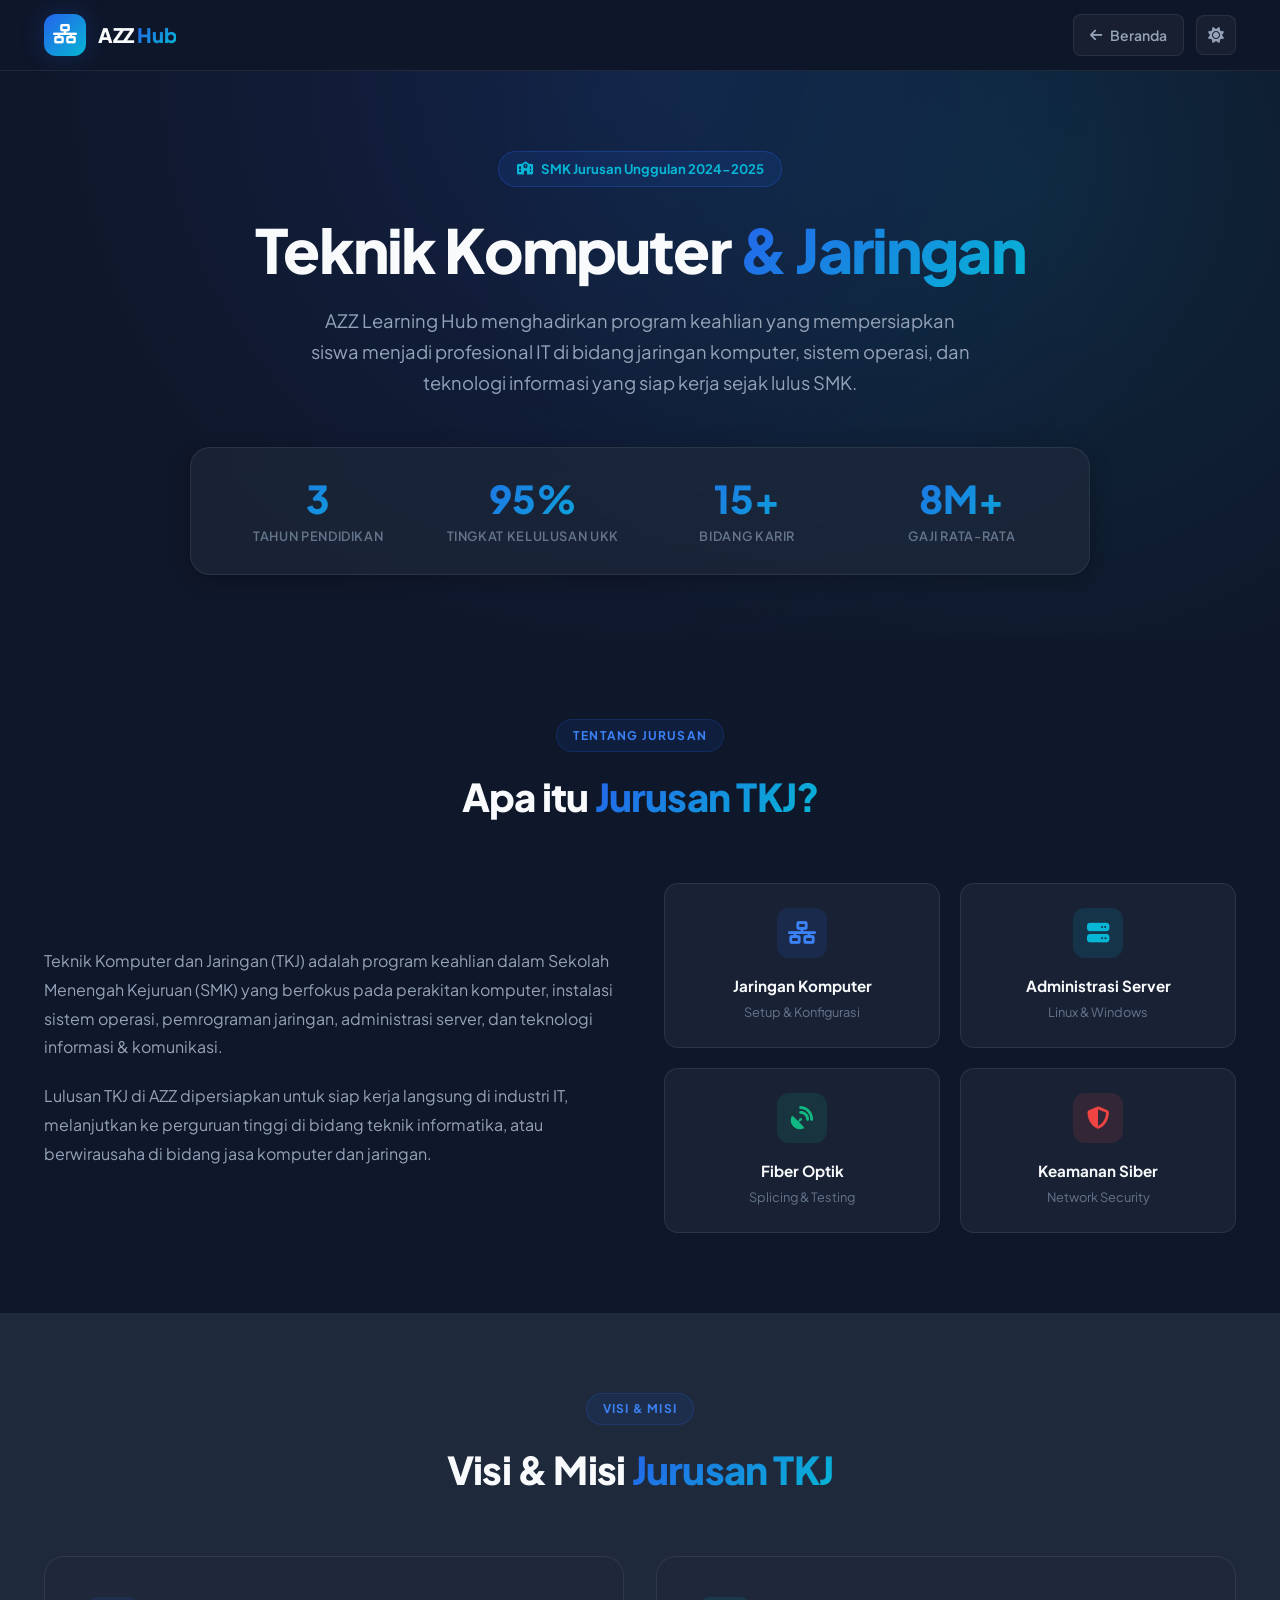
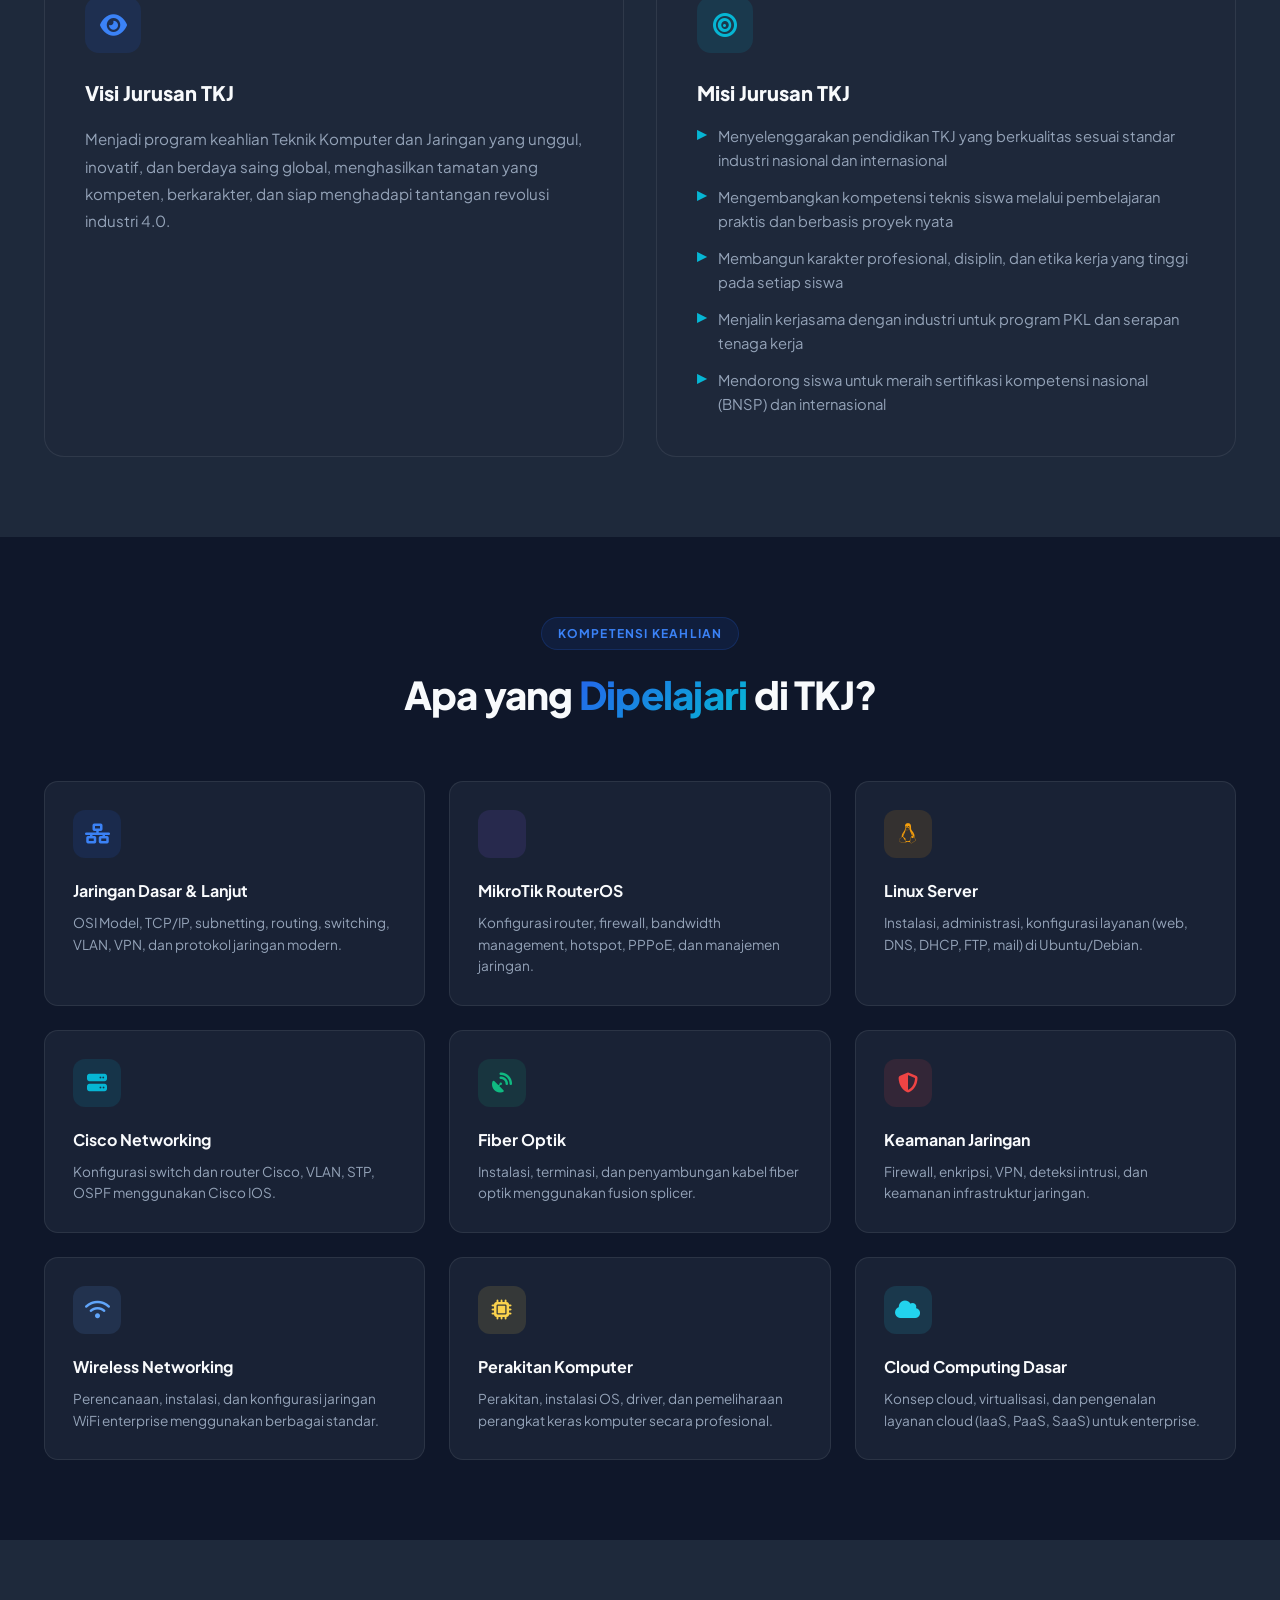
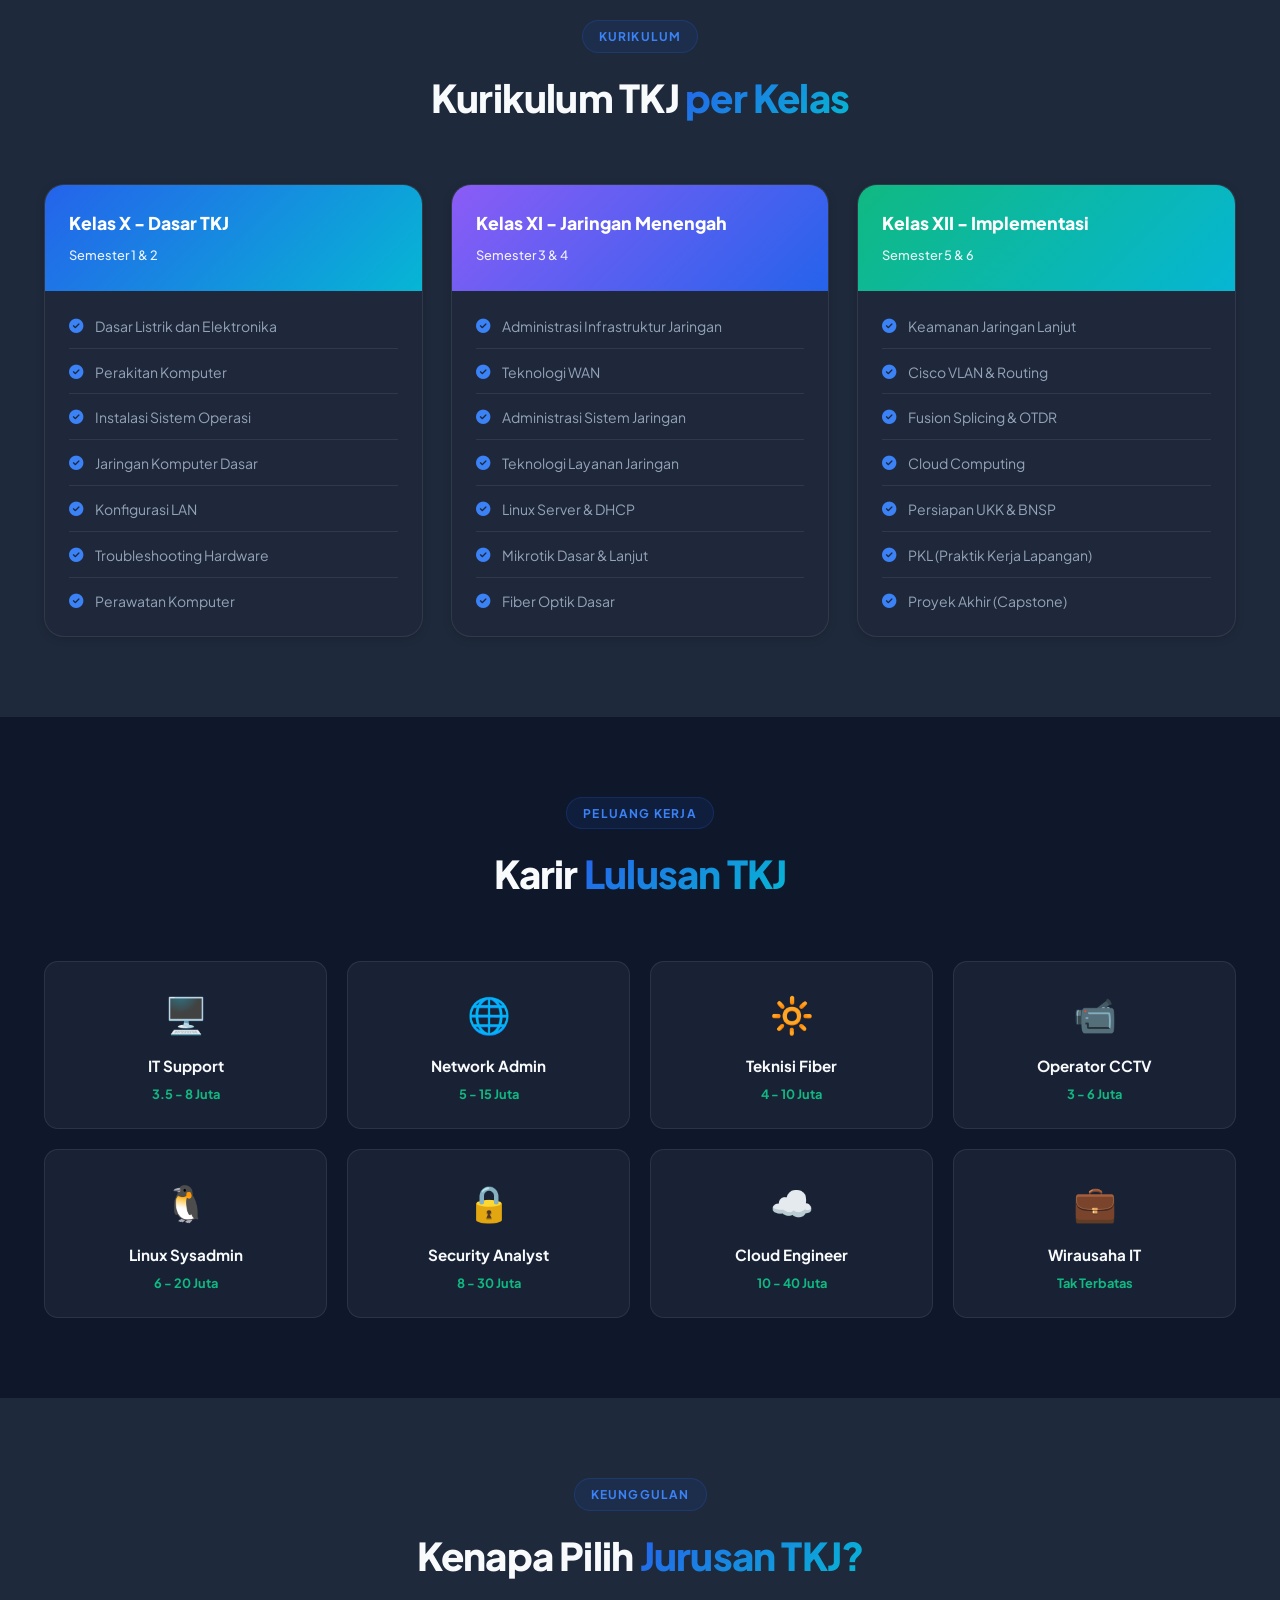
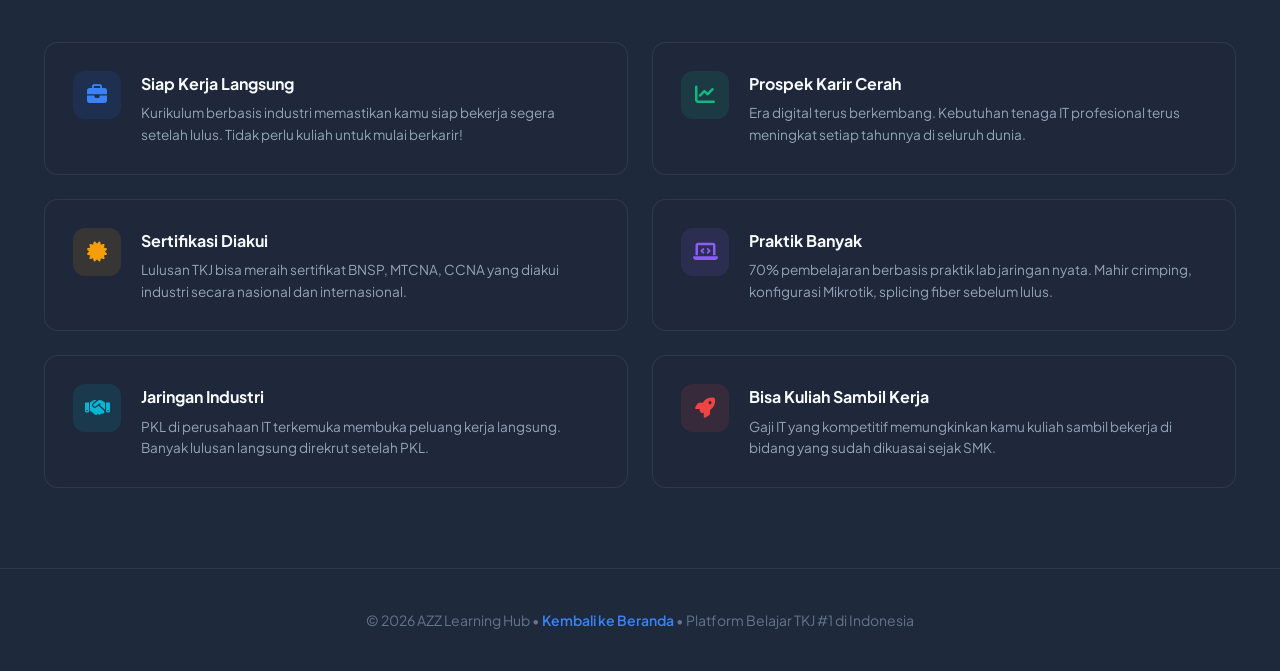
<file: profil/index.html>
<!DOCTYPE html>
<html lang="id" data-theme="dark">
<head>
  <meta charset="UTF-8">
  <meta name="viewport" content="width=device-width, initial-scale=1.0">
  <title>Profil Jurusan TKJ - AZZ Learning Hub</title>
  <!-- Google Fonts -->
  <link rel="preconnect" href="https://fonts.googleapis.com">
  <link rel="preconnect" href="https://fonts.gstatic.com" crossorigin>
  <link href="https://fonts.googleapis.com/css2?family=Plus+Jakarta+Sans:wght@300;400;500;600;700;800&display=swap" rel="stylesheet">
  <!-- Font Awesome Icons -->
  <link rel="stylesheet" href="https://cdnjs.cloudflare.com/ajax/libs/font-awesome/6.5.0/css/all.min.css">
  <!-- Custom CSS -->
  <link rel="stylesheet" href="style.css">
</head>
<body>

  <!-- NAVBAR -->
  <nav class="navbar">
    <div class="nav-container">
      <a href="index.html" class="nav-logo">
        <div class="logo-icon">
          <i class="fas fa-network-wired"></i>
        </div>
        <span class="logo-text">AZZ <span>Hub</span></span>
      </a>
      <div class="nav-right">
        <a href="../index.html" class="btn-back">
          <i class="fas fa-arrow-left"></i> <span>Beranda</span>
        </a>
        <button class="btn-theme" id="themeToggle" aria-label="Toggle Theme">
          <i class="fas fa-sun"></i>
        </button>
      </div>
    </div>
  </nav>

  <!-- HERO SECTION -->
  <header class="hero">
    <div class="container hero-content">
      <div class="hero-badge">
        <i class="fas fa-school"></i> SMK Jurusan Unggulan 2024-2025
      </div>
      <h1>Teknik Komputer <span>&amp; Jaringan</span></h1>
      <p class="hero-desc">
        AZZ Learning Hub menghadirkan program keahlian yang mempersiapkan siswa menjadi profesional IT di bidang jaringan komputer, sistem operasi, dan teknologi informasi yang siap kerja sejak lulus SMK.
      </p>
      
      <div class="hero-stats">
        <div class="hs-item">
          <div class="hs-num">3</div>
          <div class="hs-label">Tahun Pendidikan</div>
        </div>
        <div class="hs-item">
          <div class="hs-num">95%</div>
          <div class="hs-label">Tingkat Kelulusan UKK</div>
        </div>
        <div class="hs-item">
          <div class="hs-num">15+</div>
          <div class="hs-label">Bidang Karir</div>
        </div>
        <div class="hs-item">
          <div class="hs-num">8M+</div>
          <div class="hs-label">Gaji Rata-rata</div>
        </div>
      </div>
    </div>
  </header>

  <!-- ABOUT SECTION -->
  <section class="section">
    <div class="container">
      <div class="section-header">
        <span class="section-tag">Tentang Jurusan</span>
        <h2 class="section-title">Apa itu <span>Jurusan TKJ?</span></h2>
      </div>
      <div class="about-grid">
        <div class="about-text">
          <p>Teknik Komputer dan Jaringan (TKJ) adalah program keahlian dalam Sekolah Menengah Kejuruan (SMK) yang berfokus pada perakitan komputer, instalasi sistem operasi, pemrograman jaringan, administrasi server, dan teknologi informasi &amp; komunikasi.</p>
          <p>Lulusan TKJ di AZZ dipersiapkan untuk siap kerja langsung di industri IT, melanjutkan ke perguruan tinggi di bidang teknik informatika, atau berwirausaha di bidang jasa komputer dan jaringan.</p>
        </div>
        <div class="about-cards">
          <div class="about-card">
            <div class="ac-icon primary"><i class="fas fa-network-wired"></i></div>
            <div class="ac-title">Jaringan Komputer</div>
            <div class="ac-sub">Setup &amp; Konfigurasi</div>
          </div>
          <div class="about-card">
            <div class="ac-icon cyan"><i class="fas fa-server"></i></div>
            <div class="ac-title">Administrasi Server</div>
            <div class="ac-sub">Linux &amp; Windows</div>
          </div>
          <div class="about-card">
            <div class="ac-icon success"><i class="fas fa-satellite-dish"></i></div>
            <div class="ac-title">Fiber Optik</div>
            <div class="ac-sub">Splicing &amp; Testing</div>
          </div>
          <div class="about-card">
            <div class="ac-icon danger"><i class="fas fa-shield-alt"></i></div>
            <div class="ac-title">Keamanan Siber</div>
            <div class="ac-sub">Network Security</div>
          </div>
        </div>
      </div>
    </div>
  </section>

  <!-- VISI & MISI SECTION -->
  <section class="section bg-alt">
    <div class="container">
      <div class="section-header">
        <span class="section-tag">Visi &amp; Misi</span>
        <h2 class="section-title">Visi &amp; Misi <span>Jurusan TKJ</span></h2>
      </div>
      <div class="vm-grid">
        <div class="vm-card">
          <div class="vm-icon primary">
            <i class="fas fa-eye"></i>
          </div>
          <h3 class="vm-title">Visi Jurusan TKJ</h3>
          <p class="vm-text">Menjadi program keahlian Teknik Komputer dan Jaringan yang unggul, inovatif, dan berdaya saing global, menghasilkan tamatan yang kompeten, berkarakter, dan siap menghadapi tantangan revolusi industri 4.0.</p>
        </div>
        <div class="vm-card">
          <div class="vm-icon cyan">
            <i class="fas fa-bullseye"></i>
          </div>
          <h3 class="vm-title">Misi Jurusan TKJ</h3>
          <ul class="vm-list">
            <li>Menyelenggarakan pendidikan TKJ yang berkualitas sesuai standar industri nasional dan internasional</li>
            <li>Mengembangkan kompetensi teknis siswa melalui pembelajaran praktis dan berbasis proyek nyata</li>
            <li>Membangun karakter profesional, disiplin, dan etika kerja yang tinggi pada setiap siswa</li>
            <li>Menjalin kerjasama dengan industri untuk program PKL dan serapan tenaga kerja</li>
            <li>Mendorong siswa untuk meraih sertifikasi kompetensi nasional (BNSP) dan internasional</li>
          </ul>
        </div>
      </div>
    </div>
  </section>

  <!-- KOMPETENSI SECTION -->
  <section class="section">
    <div class="container">
      <div class="section-header">
        <span class="section-tag">Kompetensi Keahlian</span>
        <h2 class="section-title">Apa yang <span>Dipelajari</span> di TKJ?</h2>
      </div>
      <div class="kompetensi-grid">
        <div class="komp-card">
          <div class="komp-icon primary"><i class="fas fa-network-wired"></i></div>
          <h3 class="komp-title">Jaringan Dasar &amp; Lanjut</h3>
          <p class="komp-desc">OSI Model, TCP/IP, subnetting, routing, switching, VLAN, VPN, dan protokol jaringan modern.</p>
        </div>
        <div class="komp-card">
          <div class="komp-icon purple"><i class="fas fa-router"></i></div>
          <h3 class="komp-title">MikroTik RouterOS</h3>
          <p class="komp-desc">Konfigurasi router, firewall, bandwidth management, hotspot, PPPoE, dan manajemen jaringan.</p>
        </div>
        <div class="komp-card">
          <div class="komp-icon warning"><i class="fab fa-linux"></i></div>
          <h3 class="komp-title">Linux Server</h3>
          <p class="komp-desc">Instalasi, administrasi, konfigurasi layanan (web, DNS, DHCP, FTP, mail) di Ubuntu/Debian.</p>
        </div>
        <div class="komp-card">
          <div class="komp-icon cyan"><i class="fas fa-server"></i></div>
          <h3 class="komp-title">Cisco Networking</h3>
          <p class="komp-desc">Konfigurasi switch dan router Cisco, VLAN, STP, OSPF menggunakan Cisco IOS.</p>
        </div>
        <div class="komp-card">
          <div class="komp-icon success"><i class="fas fa-satellite-dish"></i></div>
          <h3 class="komp-title">Fiber Optik</h3>
          <p class="komp-desc">Instalasi, terminasi, dan penyambungan kabel fiber optik menggunakan fusion splicer.</p>
        </div>
        <div class="komp-card">
          <div class="komp-icon danger"><i class="fas fa-shield-alt"></i></div>
          <h3 class="komp-title">Keamanan Jaringan</h3>
          <p class="komp-desc">Firewall, enkripsi, VPN, deteksi intrusi, dan keamanan infrastruktur jaringan.</p>
        </div>
        <div class="komp-card">
          <div class="komp-icon blue-light"><i class="fas fa-wifi"></i></div>
          <h3 class="komp-title">Wireless Networking</h3>
          <p class="komp-desc">Perencanaan, instalasi, dan konfigurasi jaringan WiFi enterprise menggunakan berbagai standar.</p>
        </div>
        <div class="komp-card">
          <div class="komp-icon amber"><i class="fas fa-microchip"></i></div>
          <h3 class="komp-title">Perakitan Komputer</h3>
          <p class="komp-desc">Perakitan, instalasi OS, driver, dan pemeliharaan perangkat keras komputer secara profesional.</p>
        </div>
        <div class="komp-card">
          <div class="komp-icon sky"><i class="fas fa-cloud"></i></div>
          <h3 class="komp-title">Cloud Computing Dasar</h3>
          <p class="komp-desc">Konsep cloud, virtualisasi, dan pengenalan layanan cloud (IaaS, PaaS, SaaS) untuk enterprise.</p>
        </div>
      </div>
    </div>
  </section>

  <!-- KURIKULUM SECTION -->
  <section class="section bg-alt">
    <div class="container">
      <div class="section-header">
        <span class="section-tag">Kurikulum</span>
        <h2 class="section-title">Kurikulum TKJ <span>per Kelas</span></h2>
      </div>
      <div class="curriculum-grid">
        <div class="curr-card">
          <div class="curr-header primary-grad">
            <h3>Kelas X - Dasar TKJ</h3>
            <span>Semester 1 &amp; 2</span>
          </div>
          <div class="curr-body">
            <div class="curr-subject"><i class="fas fa-check-circle"></i> Dasar Listrik dan Elektronika</div>
            <div class="curr-subject"><i class="fas fa-check-circle"></i> Perakitan Komputer</div>
            <div class="curr-subject"><i class="fas fa-check-circle"></i> Instalasi Sistem Operasi</div>
            <div class="curr-subject"><i class="fas fa-check-circle"></i> Jaringan Komputer Dasar</div>
            <div class="curr-subject"><i class="fas fa-check-circle"></i> Konfigurasi LAN</div>
            <div class="curr-subject"><i class="fas fa-check-circle"></i> Troubleshooting Hardware</div>
            <div class="curr-subject"><i class="fas fa-check-circle"></i> Perawatan Komputer</div>
          </div>
        </div>

        <div class="curr-card">
          <div class="curr-header purple-grad">
            <h3>Kelas XI - Jaringan Menengah</h3>
            <span>Semester 3 &amp; 4</span>
          </div>
          <div class="curr-body">
            <div class="curr-subject"><i class="fas fa-check-circle"></i> Administrasi Infrastruktur Jaringan</div>
            <div class="curr-subject"><i class="fas fa-check-circle"></i> Teknologi WAN</div>
            <div class="curr-subject"><i class="fas fa-check-circle"></i> Administrasi Sistem Jaringan</div>
            <div class="curr-subject"><i class="fas fa-check-circle"></i> Teknologi Layanan Jaringan</div>
            <div class="curr-subject"><i class="fas fa-check-circle"></i> Linux Server &amp; DHCP</div>
            <div class="curr-subject"><i class="fas fa-check-circle"></i> Mikrotik Dasar &amp; Lanjut</div>
            <div class="curr-subject"><i class="fas fa-check-circle"></i> Fiber Optik Dasar</div>
          </div>
        </div>

        <div class="curr-card">
          <div class="curr-header success-grad">
            <h3>Kelas XII - Implementasi</h3>
            <span>Semester 5 &amp; 6</span>
          </div>
          <div class="curr-body">
            <div class="curr-subject"><i class="fas fa-check-circle"></i> Keamanan Jaringan Lanjut</div>
            <div class="curr-subject"><i class="fas fa-check-circle"></i> Cisco VLAN &amp; Routing</div>
            <div class="curr-subject"><i class="fas fa-check-circle"></i> Fusion Splicing &amp; OTDR</div>
            <div class="curr-subject"><i class="fas fa-check-circle"></i> Cloud Computing</div>
            <div class="curr-subject"><i class="fas fa-check-circle"></i> Persiapan UKK &amp; BNSP</div>
            <div class="curr-subject"><i class="fas fa-check-circle"></i> PKL (Praktik Kerja Lapangan)</div>
            <div class="curr-subject"><i class="fas fa-check-circle"></i> Proyek Akhir (Capstone)</div>
          </div>
        </div>
      </div>
    </div>
  </section>

  <!-- PELUANG KERJA SECTION -->
  <section class="section">
    <div class="container">
      <div class="section-header">
        <span class="section-tag">Peluang Kerja</span>
        <h2 class="section-title">Karir <span>Lulusan TKJ</span></h2>
      </div>
      <div class="karir-grid">
        <div class="karir-card">
          <span class="karir-icon">🖥️</span>
          <h3 class="karir-title">IT Support</h3>
          <div class="karir-range">3.5 - 8 Juta</div>
        </div>
        <div class="karir-card">
          <span class="karir-icon">🌐</span>
          <h3 class="karir-title">Network Admin</h3>
          <div class="karir-range">5 - 15 Juta</div>
        </div>
        <div class="karir-card">
          <span class="karir-icon">🔆</span>
          <h3 class="karir-title">Teknisi Fiber</h3>
          <div class="karir-range">4 - 10 Juta</div>
        </div>
        <div class="karir-card">
          <span class="karir-icon">📹</span>
          <h3 class="karir-title">Operator CCTV</h3>
          <div class="karir-range">3 - 6 Juta</div>
        </div>
        <div class="karir-card">
          <span class="karir-icon">🐧</span>
          <h3 class="karir-title">Linux Sysadmin</h3>
          <div class="karir-range">6 - 20 Juta</div>
        </div>
        <div class="karir-card">
          <span class="karir-icon">🔒</span>
          <h3 class="karir-title">Security Analyst</h3>
          <div class="karir-range">8 - 30 Juta</div>
        </div>
        <div class="karir-card">
          <span class="karir-icon">☁️</span>
          <h3 class="karir-title">Cloud Engineer</h3>
          <div class="karir-range">10 - 40 Juta</div>
        </div>
        <div class="karir-card">
          <span class="karir-icon">💼</span>
          <h3 class="karir-title">Wirausaha IT</h3>
          <div class="karir-range">Tak Terbatas</div>
        </div>
      </div>
    </div>
  </section>

  <!-- KEUNGGULAN SECTION -->
  <section class="section bg-alt">
    <div class="container">
      <div class="section-header">
        <span class="section-tag">Keunggulan</span>
        <h2 class="section-title">Kenapa Pilih <span>Jurusan TKJ?</span></h2>
      </div>
      <div class="keunggulan-grid">
        <div class="keu-card">
          <div class="keu-icon primary"><i class="fas fa-briefcase"></i></div>
          <div class="keu-content">
            <h3 class="keu-title">Siap Kerja Langsung</h3>
            <p class="keu-desc">Kurikulum berbasis industri memastikan kamu siap bekerja segera setelah lulus. Tidak perlu kuliah untuk mulai berkarir!</p>
          </div>
        </div>
        <div class="keu-card">
          <div class="keu-icon success"><i class="fas fa-chart-line"></i></div>
          <div class="keu-content">
            <h3 class="keu-title">Prospek Karir Cerah</h3>
            <p class="keu-desc">Era digital terus berkembang. Kebutuhan tenaga IT profesional terus meningkat setiap tahunnya di seluruh dunia.</p>
          </div>
        </div>
        <div class="keu-card">
          <div class="keu-icon warning"><i class="fas fa-certificate"></i></div>
          <div class="keu-content">
            <h3 class="keu-title">Sertifikasi Diakui</h3>
            <p class="keu-desc">Lulusan TKJ bisa meraih sertifikat BNSP, MTCNA, CCNA yang diakui industri secara nasional dan internasional.</p>
          </div>
        </div>
        <div class="keu-card">
          <div class="keu-icon purple"><i class="fas fa-laptop-code"></i></div>
          <div class="keu-content">
            <h3 class="keu-title">Praktik Banyak</h3>
            <p class="keu-desc">70% pembelajaran berbasis praktik lab jaringan nyata. Mahir crimping, konfigurasi Mikrotik, splicing fiber sebelum lulus.</p>
          </div>
        </div>
        <div class="keu-card">
          <div class="keu-icon cyan"><i class="fas fa-handshake"></i></div>
          <div class="keu-content">
            <h3 class="keu-title">Jaringan Industri</h3>
            <p class="keu-desc">PKL di perusahaan IT terkemuka membuka peluang kerja langsung. Banyak lulusan langsung direkrut setelah PKL.</p>
          </div>
        </div>
        <div class="keu-card">
          <div class="keu-icon danger"><i class="fas fa-rocket"></i></div>
          <div class="keu-content">
            <h3 class="keu-title">Bisa Kuliah Sambil Kerja</h3>
            <p class="keu-desc">Gaji IT yang kompetitif memungkinkan kamu kuliah sambil bekerja di bidang yang sudah dikuasai sejak SMK.</p>
          </div>
        </div>
      </div>
    </div>
  </section>

  <!-- FOOTER -->
  <footer class="footer">
    <div class="container">
      <p>&copy; 2026 AZZ Learning Hub &bull; <a href="index.html">Kembali ke Beranda</a> &bull; Platform Belajar TKJ #1 di Indonesia</p>
    </div>
  </footer>

  <!-- Custom JavaScript -->
  <script src="script.js"></script>
</body>
</html>
</file>
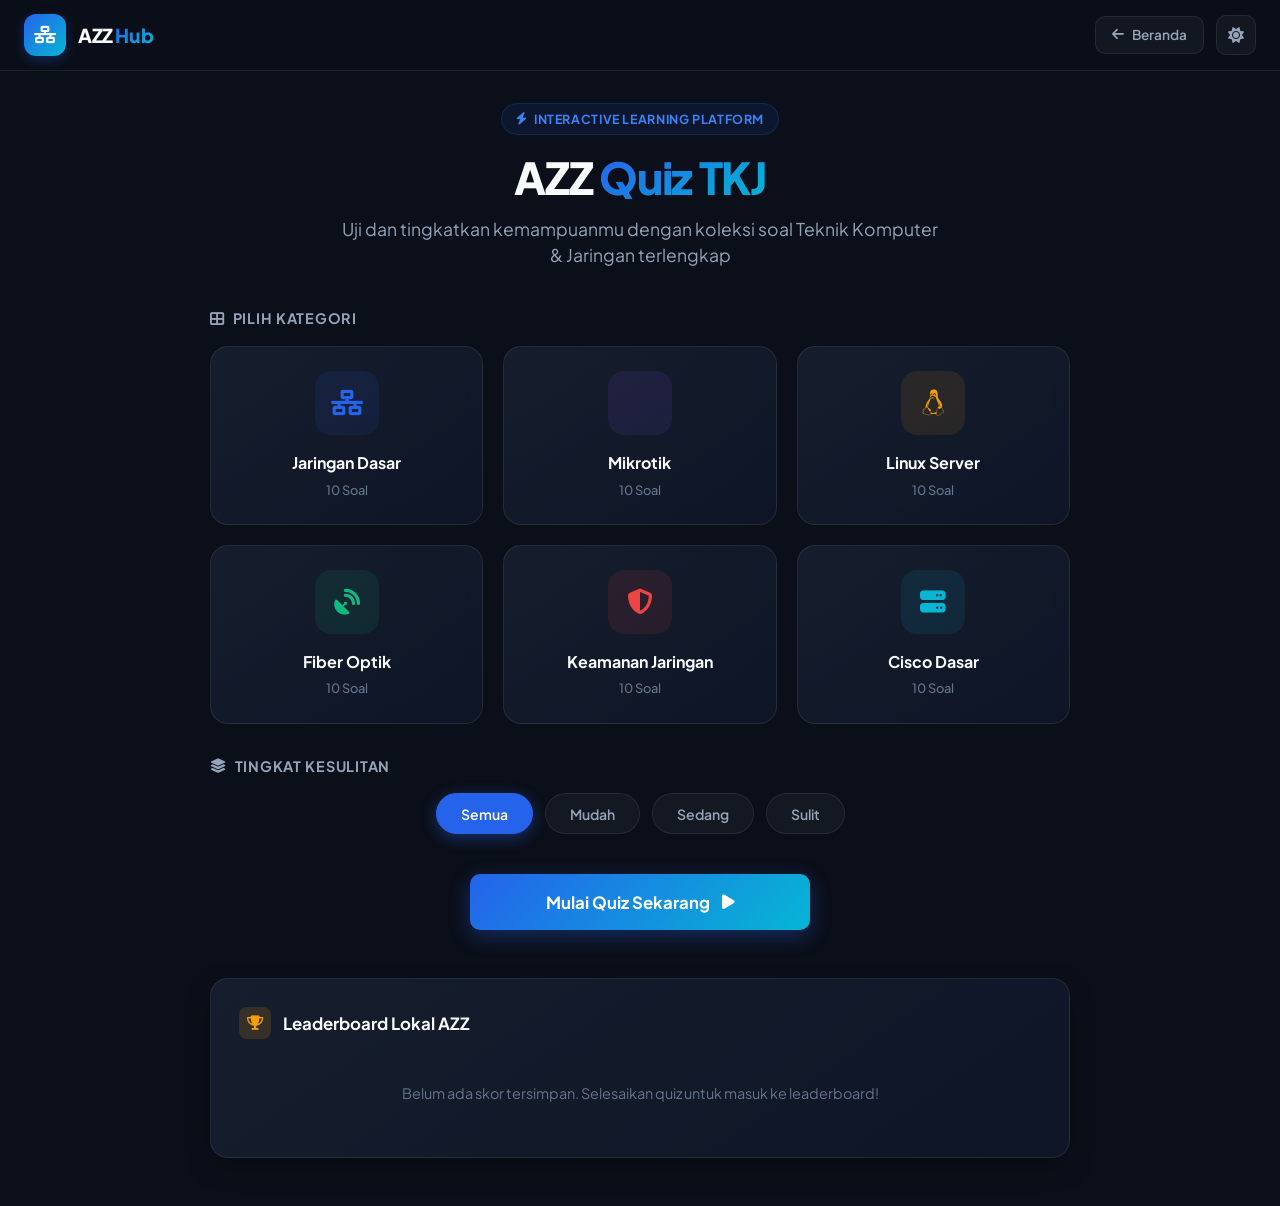
<file: quiz/index.html>
<!DOCTYPE html>
<html lang="id" data-theme="dark">
<head>
    <meta charset="UTF-8">
    <meta name="viewport" content="width=device-width, initial-scale=1.0">
    <title>AZZ - Quiz TKJ Learning Hub</title>
    <link href="https://fonts.googleapis.com/css2?family=Plus+Jakarta+Sans:wght@300;400;500;600;700;800&display=swap" rel="stylesheet">
    <link rel="stylesheet" href="https://cdnjs.cloudflare.com/ajax/libs/font-awesome/6.5.0/css/all.min.css">
    <link rel="stylesheet" href="style.css">
</head>
<body>
    <nav class="navbar">
        <a href="index.html" class="nav-logo">
            <div class="logo-icon"><i class="fas fa-network-wired"></i></div>
            <span class="logo-text">AZZ <span>Hub</span></span>
        </a>
        <div class="nav-right">
            <a href="../index.html" class="btn-back"><i class="fas fa-arrow-left"></i> Beranda</a>
            <button class="btn-theme" id="themeToggle" aria-label="Toggle Theme"><i class="fas fa-sun"></i></button>
        </div>
    </nav>

    <main class="container">
        <!-- HOME SCREEN -->
        <section id="homeScreen" class="screen-section">
            <div class="quiz-hero">
                <span class="hero-tag"><i class="fas fa-bolt"></i> Interactive Learning Platform</span>
                <h1>AZZ <span>Quiz TKJ</span></h1>
                <p>Uji dan tingkatkan kemampuanmu dengan koleksi soal Teknik Komputer & Jaringan terlengkap</p>
            </div>

            <div class="section-block">
                <div class="section-title"><i class="fas fa-th-large"></i> Pilih Kategori</div>
                <div class="category-grid" id="categoryGrid"></div>
            </div>

            <div class="section-block">
                <div class="section-title"><i class="fas fa-layer-group"></i> Tingkat Kesulitan</div>
                <div class="difficulty-select">
                    <button class="diff-btn active" data-diff="all" onclick="selectDiff(this)">Semua</button>
                    <button class="diff-btn" data-diff="easy" onclick="selectDiff(this)">Mudah</button>
                    <button class="diff-btn" data-diff="medium" onclick="selectDiff(this)">Sedang</button>
                    <button class="diff-btn" data-diff="hard" onclick="selectDiff(this)">Sulit</button>
                </div>
            </div>

            <button class="start-btn" onclick="startQuiz()">
                <span>Mulai Quiz Sekarang</span>
                <i class="fas fa-play"></i>
            </button>

            <div class="ranking-wrapper">
                <div class="ranking-section">
                    <div class="ranking-title">
                        <div class="rank-title-icon"><i class="fas fa-trophy"></i></div>
                        <span>Leaderboard Lokal AZZ</span>
                    </div>
                    <div id="rankingList">
                        <div class="empty-state">Belum ada hasil quiz. Mulai quiz untuk tampil di sini!</div>
                    </div>
                </div>
            </div>
        </section>

        <!-- QUIZ SCREEN -->
        <section id="quizScreen" class="screen-section" style="display: none;">
            <div class="quiz-header">
                <div class="quiz-info">
                    <span class="quiz-badge" id="catBadge"><i class="fas fa-tag"></i> Kategori</span>
                    <span class="quiz-badge badge-secondary" id="questionBadge">Soal 1/10</span>
                </div>
                <div class="timer-box" id="timerBox">
                    <i class="fas fa-clock"></i>
                    <span id="timerDisplay">30</span>s
                </div>
            </div>

            <div class="progress-bar">
                <div class="progress-fill" id="quizProgress" style="width:0%"></div>
            </div>

            <div class="question-card">
                <div class="q-number" id="qNumber">Pertanyaan 1 dari 10</div>
                <div class="q-text" id="qText"></div>
                <div class="options-grid" id="optionsGrid"></div>
                <div class="answer-feedback" id="answerFeedback"></div>
            </div>

            <div class="quiz-nav">
                <button class="btn-quit" onclick="quitQuiz()"><i class="fas fa-times"></i> Keluar</button>
                <button class="btn-next" id="nextBtn" onclick="nextQuestion()" disabled>
                    <span>Selanjutnya</span>
                    <i class="fas fa-arrow-right"></i>
                </button>
            </div>
        </section>

        <!-- RESULT SCREEN -->
        <section id="resultScreen" class="screen-section" style="display: none;">
            <div class="result-card">
                <div class="result-circle" id="resultCircle">
                    <span id="resultScore">0%</span>
                    <span class="result-grade" id="resultGrade">Nilai -</span>
                </div>
                <h2 class="result-title" id="resultTitle">Hasil Quiz</h2>
                <p class="result-desc" id="resultDesc">Ulasan hasil performa kamu</p>

                <div class="result-stats">
                    <div class="rs-item">
                        <span class="rs-num" id="statCorrect" style="color:var(--success)">0</span>
                        <div class="rs-label">Benar</div>
                    </div>
                    <div class="rs-item">
                        <span class="rs-num" id="statWrong" style="color:var(--danger)">0</span>
                        <div class="rs-label">Salah</div>
                    </div>
                    <div class="rs-item">
                        <span class="rs-num" id="statTime" style="color:var(--cyan)">0s</span>
                        <div class="rs-label">Waktu</div>
                    </div>
                </div>

                <div class="result-btns">
                    <button class="btn-primary-lg" onclick="restartQuiz()"><i class="fas fa-redo"></i> Main Lagi</button>
                    <button class="btn-outline-lg" onclick="backToHome()"><i class="fas fa-home"></i> Menu Utama</button>
                </div>
            </div>

            <div class="ranking-wrapper" style="margin-top:2rem;">
                <div class="ranking-section">
                    <div class="ranking-title">
                        <div class="rank-title-icon"><i class="fas fa-trophy"></i></div>
                        <span>Leaderboard Lokal AZZ</span>
                    </div>
                    <div id="resultRankingList"></div>
                </div>
            </div>
        </section>
    </main>

    <script src="script.js"></script>
</body>
</html>
</file>
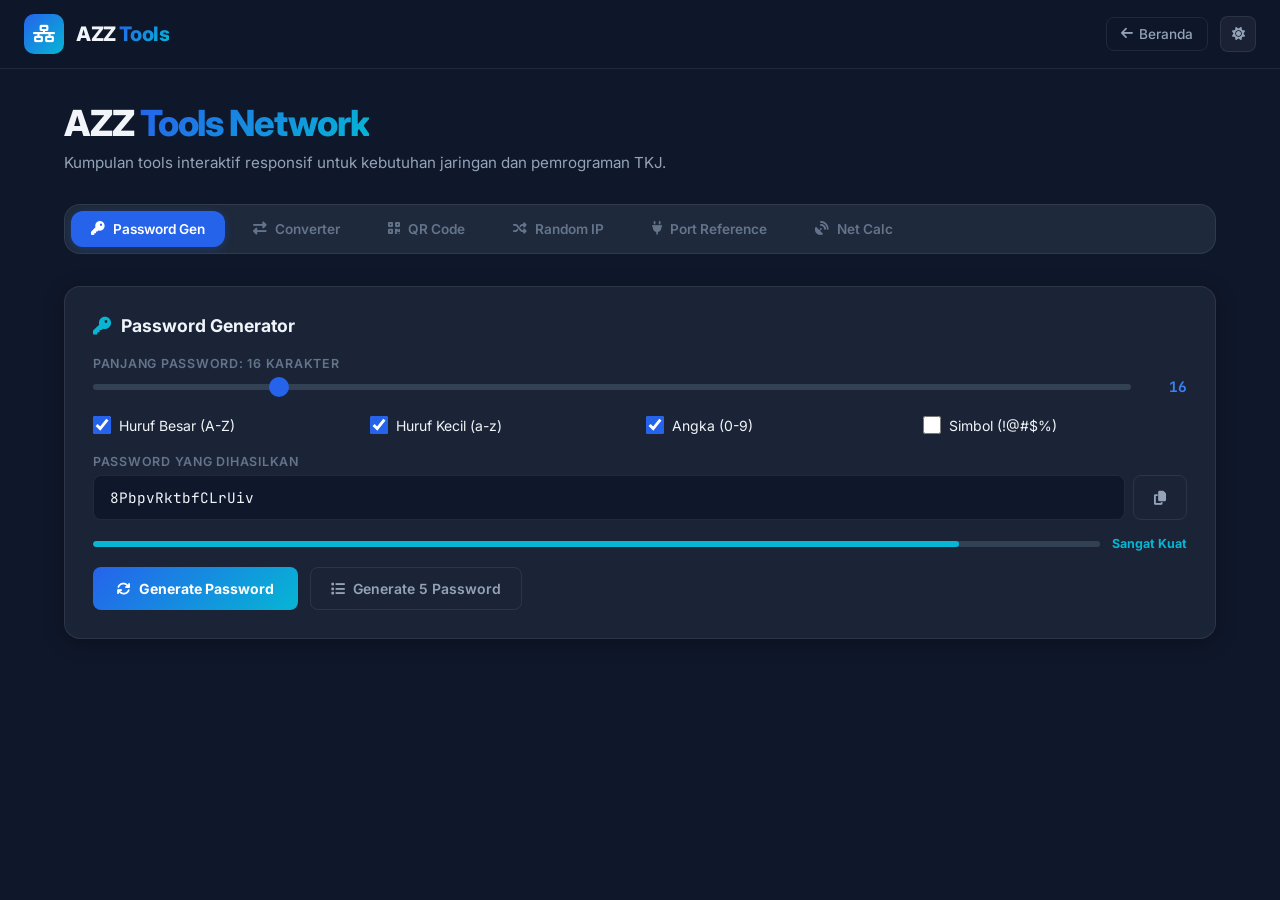
<file: tools/index.html>
<!DOCTYPE html>
<html lang="id" data-theme="dark">
<head>
<meta charset="UTF-8">
<meta name="viewport" content="width=device-width, initial-scale=1.0">
<title>AZZ - Tools TKJ Lengkap</title>
<link href="https://fonts.googleapis.com/css2?family=Inter:wght@300;400;500;600;700;800&family=JetBrains+Mono:wght@400;500;600&display=swap" rel="stylesheet">
<link rel="stylesheet" href="https://cdnjs.cloudflare.com/ajax/libs/font-awesome/6.5.0/css/all.min.css">
<style>
:root {
  --primary: #2563EB;
  --primary-light: #3B82F6;
  --cyan: #06B6D4;
  --navy: #0F172A;
  --navy-light: #1E293B;
  --navy-mid: #334155;
  --text-primary: #F1F5F9;
  --text-secondary: #94A3B8;
  --text-muted: #64748B;
  --border: rgba(255, 255, 255, 0.08);
  --glass: rgba(255, 255, 255, 0.05);
  --card-bg: rgba(30, 41, 59, 0.8);
  --success: #10B981;
  --warning: #F59E0B;
  --danger: #EF4444;
  --purple: #8B5CF6;
  --gradient-1: linear-gradient(135deg, #2563EB, #06B6D4);
  --shadow: 0 4px 20px rgba(0, 0, 0, 0.3);
  --radius: 16px;
  --radius-sm: 8px;
  --transition: all 0.3s ease;
}

[data-theme="light"] {
  --navy: #F8FAFC;
  --navy-light: #F1F5F9;
  --navy-mid: #E2E8F0;
  --text-primary: #0F172A;
  --text-secondary: #475569;
  --text-muted: #94A3B8;
  --border: rgba(0, 0, 0, 0.08);
  --glass: rgba(0, 0, 0, 0.03);
  --card-bg: rgba(255, 255, 255, 0.9);
  --shadow: 0 4px 20px rgba(0, 0, 0, 0.08);
}

* { margin: 0; padding: 0; box-sizing: border-box; }
body {
  font-family: 'Inter', sans-serif;
  background: var(--navy);
  color: var(--text-primary);
  min-height: 100vh;
  display: flex;
  flex-direction: column;
}

::-webkit-scrollbar { width: 6px; height: 6px; }
::-webkit-scrollbar-thumb { background: var(--primary); border-radius: 3px; }

nav {
  position: sticky;
  top: 0;
  z-index: 100;
  padding: 0.875rem 1.5rem;
  background: rgba(15, 23, 42, 0.9);
  backdrop-filter: blur(20px);
  -webkit-backdrop-filter: blur(20px);
  border-bottom: 1px solid var(--border);
  display: flex;
  align-items: center;
  justify-content: space-between;
}
[data-theme="light"] nav { background: rgba(248, 250, 252, 0.9); }

.nav-logo { display: flex; align-items: center; gap: 0.75rem; text-decoration: none; }
.logo-icon {
  width: 40px; height: 40px;
  background: var(--gradient-1);
  border-radius: 10px;
  display: flex; align-items: center; justify-content: center;
  color: #fff; font-size: 1.1rem;
}
.logo-text { font-size: 1.25rem; font-weight: 800; color: var(--text-primary); letter-spacing: -0.02em; }
.logo-text span { background: var(--gradient-1); -webkit-background-clip: text; -webkit-text-fill-color: transparent; background-clip: text; }

.nav-right { display: flex; gap: 0.75rem; align-items: center; }
.btn-back {
  color: var(--text-secondary); text-decoration: none; font-size: 0.85rem; font-weight: 500;
  display: flex; align-items: center; gap: 0.375rem; padding: 0.5rem 0.875rem;
  border-radius: var(--radius-sm); border: 1px solid var(--border); transition: var(--transition);
}
.btn-back:hover { color: var(--text-primary); background: var(--glass); }
.btn-theme {
  width: 36px; height: 36px; border: 1px solid var(--border); background: var(--glass);
  border-radius: var(--radius-sm); cursor: pointer; color: var(--text-secondary);
  display: flex; align-items: center; justify-content: center; transition: var(--transition);
}
.btn-theme:hover { color: var(--text-primary); }

.container { max-width: 1200px; width: 100%; margin: 0 auto; padding: 2rem 1.5rem; flex: 1; }
.page-title { font-size: 2.25rem; font-weight: 800; margin-bottom: 0.5rem; letter-spacing: -0.03em; }
.page-title span { background: var(--gradient-1); -webkit-background-clip: text; -webkit-text-fill-color: transparent; background-clip: text; }
.page-desc { color: var(--text-secondary); margin-bottom: 2rem; font-size: 0.95rem; }

/* TAB NAVIGATION UTILS */
.tools-tabs {
  display: flex; gap: 0.5rem; overflow-x: auto; margin-bottom: 2rem;
  background: var(--navy-light); padding: 0.375rem; border-radius: var(--radius);
  border: 1px solid var(--border); scrollbar-width: none;
}
.tools-tabs::-webkit-scrollbar { display: none; }
.tool-tab {
  padding: 0.625rem 1.25rem; border-radius: calc(var(--radius) - 4px); border: none;
  background: transparent; color: var(--text-muted); cursor: pointer;
  font-size: 0.85rem; font-weight: 600; transition: var(--transition);
  font-family: 'Inter', sans-serif; display: flex; align-items: center;
  gap: 0.5rem; whitespace: nowrap; flex-shrink: 0;
}
.tool-tab.active { background: var(--primary); color: #fff; box-shadow: 0 2px 10px rgba(37,99,235,0.3); }

/* TOOL PANELS & CARDS */
.tool-panel { display: none; animation: fadeIn 0.3s ease; }
.tool-panel.active { display: block; }
@keyframes fadeIn { from { opacity: 0; transform: translateY(6px); } to { opacity: 1; transform: translateY(0); } }

.tool-card {
  background: var(--card-bg); border: 1px solid var(--border);
  border-radius: var(--radius); padding: 1.75rem; margin-bottom: 1.5rem;
  box-shadow: var(--shadow); backdrop-filter: blur(10px);
}
.tool-title { font-size: 1.1rem; font-weight: 700; margin-bottom: 1.25rem; display: flex; align-items: center; gap: 0.6rem; }
.tool-title i { color: var(--cyan); }

/* FORM ELEMENTS */
.form-row { display: grid; grid-template-columns: repeat(2, 1fr); gap: 1rem; margin-bottom: 1rem; }
.form-group { margin-bottom: 1rem; }
.form-label {
  display: block; font-size: 0.78rem; font-weight: 600; color: var(--text-muted);
  margin-bottom: 0.375rem; text-transform: uppercase; letter-spacing: 0.06em;
}
.form-input, .form-select, .form-textarea {
  width: 100%; padding: 0.75rem 1rem; background: var(--navy); border: 1px solid var(--border);
  border-radius: var(--radius-sm); color: var(--text-primary); font-size: 0.9rem; outline: none;
  transition: var(--transition); font-family: 'JetBrains Mono', monospace;
}
[data-theme="light"] .form-input, [data-theme="light"] .form-select, [data-theme="light"] .form-textarea { background: var(--navy-light); }
.form-input:focus, .form-select:focus, .form-textarea:focus { border-color: var(--primary); box-shadow: 0 0 0 3px rgba(37,99,235,0.2); }
.form-select { font-family: 'Inter', sans-serif; cursor: pointer; }
.form-textarea { resize: vertical; min-height: 100px; }

/* BUTTONS */
.btn-row { display: flex; gap: 0.75rem; flex-wrap: wrap; margin-top: 1rem; }
.btn-action {
  padding: 0.75rem 1.5rem; background: var(--gradient-1); border: none;
  border-radius: var(--radius-sm); color: #fff; font-size: 0.875rem; font-weight: 700;
  cursor: pointer; transition: var(--transition); font-family: 'Inter', sans-serif;
  display: inline-flex; align-items: center; justify-content: center; gap: 0.5rem;
}
.btn-action:hover { transform: translateY(-1px); box-shadow: 0 4px 15px rgba(37,99,235,0.4); }
.btn-secondary {
  padding: 0.75rem 1.25rem; background: transparent; border: 1px solid var(--border);
  border-radius: var(--radius-sm); color: var(--text-secondary); font-size: 0.875rem; font-weight: 600;
  cursor: pointer; transition: var(--transition); font-family: 'Inter', sans-serif;
  display: inline-flex; align-items: center; justify-content: center; gap: 0.5rem;
}
.btn-secondary:hover { background: var(--glass); color: var(--text-primary); border-color: var(--text-muted); }

.output-box {
  background: var(--navy); border: 1px solid var(--border); border-radius: var(--radius-sm);
  padding: 1.25rem; margin-top: 1rem; font-family: 'JetBrains Mono', monospace;
  font-size: 0.875rem; line-height: 1.7; min-height: 60px; color: var(--cyan);
  word-break: break-all; white-space: pre-wrap;
}
[data-theme="light"] .output-box { background: var(--navy-light); }

.slider-group { margin-bottom: 1.25rem; }
.slider-row { display: flex; align-items: center; gap: 1rem; }
.slider { flex: 1; -webkit-appearance: none; height: 6px; border-radius: 3px; background: var(--navy-mid); outline: none; }
.slider::-webkit-slider-thumb { -webkit-appearance: none; width: 20px; height: 20px; border-radius: 50%; background: var(--primary); cursor: pointer; }
.slider-val { font-family: 'JetBrains Mono', monospace; font-size: 0.9rem; font-weight: 700; color: var(--primary-light); min-width: 40px; text-align: right; }

.checkboxes { display: grid; grid-template-columns: repeat(auto-fit, minmax(180px, 1fr)); gap: 0.75rem; margin-bottom: 1.25rem; }
.checkbox-item { display: flex; align-items: center; gap: 0.5rem; font-size: 0.875rem; cursor: pointer; user-select: none; }
.checkbox-item input { width: 18px; height: 18px; accent-color: var(--primary); cursor: pointer; }

/* PORT TABLE RESPONSIVE WRAPPER */
.port-search-wrap { position: relative; margin-bottom: 1rem; }
.port-search-wrap i { position: absolute; left: 1rem; top: 50%; transform: translateY(-50%); color: var(--text-muted); }
.port-search { width: 100%; padding: 0.75rem 1rem 0.75rem 2.75rem; background: var(--navy); border: 1px solid var(--border); border-radius: var(--radius-sm); color: var(--text-primary); font-size: 0.9rem; outline: none; font-family: 'Inter', sans-serif; }
[data-theme="light"] .port-search { background: var(--navy-light); }

.table-responsive { width: 100%; overflow-x: auto; border: 1px solid var(--border); border-radius: var(--radius-sm); }
.port-table { width: 100%; border-collapse: collapse; min-width: 500px; }
.port-table th { background: rgba(37,99,235,0.1); color: var(--text-muted); font-size: 0.75rem; font-weight: 700; text-transform: uppercase; padding: 0.875rem 1rem; text-align: left; border-bottom: 1px solid var(--border); }
.port-table td { padding: 0.75rem 1rem; border-bottom: 1px solid var(--border); font-size: 0.85rem; }
.port-table tr:last-child td { border-bottom: none; }
.port-table tr:nth-child(even) td { background: var(--glass); }
.port-num { font-family: 'JetBrains Mono', monospace; color: var(--primary-light); font-weight: 600; }
.port-proto { font-size: 0.7rem; padding: 0.2rem 0.5rem; border-radius: 100px; font-weight: 700; display: inline-block; }
.proto-tcp { background: rgba(37,99,235,0.15); color: var(--primary-light); }
.proto-udp { background: rgba(6,182,212,0.15); color: var(--cyan); }
.proto-both { background: rgba(139,92,246,0.15); color: #A78BFA; }

/* QR CODE */
.qr-output { text-align: center; padding: 2rem; background: var(--navy); border: 1px solid var(--border); border-radius: var(--radius-sm); margin-top: 1rem; display: flex; flex-direction: column; align-items: center; justify-content: center; }
[data-theme="light"] .qr-output { background: #fff; }
#qrImg { border-radius: var(--radius-sm); max-width: 100%; height: auto; }

/* RANDOM IP */
.ip-list { display: flex; flex-direction: column; gap: 0.5rem; margin-top: 1rem; }
.ip-item { display: flex; align-items: center; justify-content: space-between; padding: 0.75rem 1rem; background: var(--navy); border: 1px solid var(--border); border-radius: var(--radius-sm); }
[data-theme="light"] .ip-item { background: var(--navy-light); }
.ip-addr { font-family: 'JetBrains Mono', monospace; font-size: 0.9rem; color: var(--cyan); }
.copy-btn { background: var(--glass); border: 1px solid var(--border); border-radius: var(--radius-sm); padding: 0.375rem 0.75rem; color: var(--text-muted); cursor: pointer; font-size: 0.75rem; transition: var(--transition); font-family: 'Inter', sans-serif; }
.copy-btn:hover { color: var(--primary-light); border-color: var(--primary); }

.converter-grid { display: grid; grid-template-columns: repeat(auto-fit, minmax(280px, 1fr)); gap: 1rem; margin-top: 1rem; }

/* TOAST NOTIFICATION */
.toast-container { position: fixed; bottom: 2rem; left: 50%; transform: translateX(-50%); z-index: 9998; display: flex; flex-direction: column; gap: 0.5rem; align-items: center; width: 90%; max-width: 400px; }
.toast { width: 100%; background: var(--navy-mid); border: 1px solid var(--success); border-radius: var(--radius-sm); padding: 0.75rem 1.25rem; font-size: 0.875rem; color: var(--success); display: flex; align-items: center; justify-content: center; gap: 0.5rem; animation: tin 0.3s ease; box-shadow: var(--shadow); }
@keyframes tin { from { opacity: 0; transform: translateY(10px); } to { opacity: 1; transform: translateY(0); } }

/* MEDIA QUERIES FOR MOBILES */
@media (max-width: 768px) {
  nav { padding: 0.75rem 1rem; }
  .logo-text { font-size: 1.1rem; }
  .container { padding: 1.25rem 1rem; }
  .page-title { font-size: 1.75rem; }
  .form-row { grid-template-columns: 1fr; }
  .tool-card { padding: 1.25rem; }
  .btn-row { flex-direction: column; }
  .btn-action, .btn-secondary { width: 100%; }
}
</style>
</head>
<body>

<nav>
  <a href="../index.html" class="nav-logo">
    <div class="logo-icon"><i class="fas fa-network-wired"></i></div>
    <span class="logo-text">AZZ <span>Tools</span></span>
  </a>
  <div class="nav-right">
    <a href="../index.html" class="btn-back"><i class="fas fa-arrow-left"></i> Beranda</a>
    <button class="btn-theme" id="themeToggle" aria-label="Toggle Theme"><i class="fas fa-sun"></i></button>
  </div>
</nav>

<div class="container">
  <h1 class="page-title">AZZ <span>Tools Network</span></h1>
  <p class="page-desc">Kumpulan tools interaktif responsif untuk kebutuhan jaringan dan pemrograman TKJ.</p>

  <div class="tools-tabs">
    <button class="tool-tab active" onclick="showTool('password')"><i class="fas fa-key"></i> Password Gen</button>
    <button class="tool-tab" onclick="showTool('converter')"><i class="fas fa-exchange-alt"></i> Converter</button>
    <button class="tool-tab" onclick="showTool('qr')"><i class="fas fa-qrcode"></i> QR Code</button>
    <button class="tool-tab" onclick="showTool('randomip')"><i class="fas fa-random"></i> Random IP</button>
    <button class="tool-tab" onclick="showTool('ports')"><i class="fas fa-plug"></i> Port Reference</button>
    <button class="tool-tab" onclick="showTool('ping')"><i class="fas fa-satellite-dish"></i> Net Calc</button>
  </div>

  <!-- PASSWORD GENERATOR -->
  <div class="tool-panel active" id="tool-password">
    <div class="tool-card">
      <div class="tool-title"><i class="fas fa-key"></i> Password Generator</div>
      <div class="slider-group">
        <label class="form-label">Panjang Password: <span id="pwLenVal">16</span> karakter</label>
        <div class="slider-row">
          <input type="range" class="slider" id="pwLen" min="6" max="64" value="16" oninput="document.getElementById('pwLenVal').textContent=this.value;genPassword()">
          <span class="slider-val" id="pwLenVal2">16</span>
        </div>
      </div>
      <div class="checkboxes">
        <label class="checkbox-item"><input type="checkbox" id="pwUpper" checked> Huruf Besar (A-Z)</label>
        <label class="checkbox-item"><input type="checkbox" id="pwLower" checked> Huruf Kecil (a-z)</label>
        <label class="checkbox-item"><input type="checkbox" id="pwNumbers" checked> Angka (0-9)</label>
        <label class="checkbox-item"><input type="checkbox" id="pwSymbols"> Simbol (!@#$%)</label>
      </div>
      <div class="form-group">
        <label class="form-label">Password yang Dihasilkan</label>
        <div style="display:flex;gap:0.5rem;">
          <input type="text" class="form-input" id="pwOutput" readonly style="flex:1;">
          <button class="btn-secondary" onclick="copyPw()"><i class="fas fa-copy"></i></button>
        </div>
      </div>
      <div id="pwStrength" style="margin-bottom:1rem;"></div>
      <div class="btn-row">
        <button class="btn-action" onclick="genPassword()"><i class="fas fa-sync"></i> Generate Password</button>
        <button class="btn-secondary" onclick="genMultiple()"><i class="fas fa-list"></i> Generate 5 Password</button>
      </div>
      <div class="output-box" id="multiPwOutput" style="display:none;"></div>
    </div>
  </div>

  <!-- CONVERTER -->
  <div class="tool-panel" id="tool-converter">
    <div class="tool-card">
      <div class="tool-title"><i class="fas fa-exchange-alt"></i> Number System Converter</div>
      <div class="form-group">
        <label class="form-label">Masukkan Nilai</label>
        <input type="text" class="form-input" id="convInput" placeholder="Ketik angka atau biner..." oninput="convertAll()">
      </div>
      <div class="form-group">
        <label class="form-label">Sumber Format</label>
        <select class="form-select" id="convFrom" onchange="convertAll()">
          <option value="10">Desimal (Basis 10)</option>
          <option value="2">Biner (Basis 2)</option>
          <option value="8">Oktal (Basis 8)</option>
          <option value="16">Heksadesimal (Basis 16)</option>
        </select>
      </div>
      <div class="converter-grid" id="convResults">
        <div class="tool-card" style="margin:0;padding:1.25rem;">
          <div style="font-size:0.75rem;color:var(--text-muted);margin-bottom:0.375rem;">DESIMAL</div>
          <div class="output-box" id="outDec" style="margin:0;padding:0.75rem;min-height:auto;">-</div>
        </div>
        <div class="tool-card" style="margin:0;padding:1.25rem;">
          <div style="font-size:0.75rem;color:var(--text-muted);margin-bottom:0.375rem;">BINER</div>
          <div class="output-box" id="outBin" style="margin:0;padding:0.75rem;min-height:auto;word-break:break-all;">-</div>
        </div>
        <div class="tool-card" style="margin:0;padding:1.25rem;">
          <div style="font-size:0.75rem;color:var(--text-muted);margin-bottom:0.375rem;">OKTAL</div>
          <div class="output-box" id="outOct" style="margin:0;padding:0.75rem;min-height:auto;">-</div>
        </div>
        <div class="tool-card" style="margin:0;padding:1.25rem;">
          <div style="font-size:0.75rem;color:var(--text-muted);margin-bottom:0.375rem;">HEKSADESIMAL</div>
          <div class="output-box" id="outHex" style="margin:0;padding:0.75rem;min-height:auto;">-</div>
        </div>
        <div class="tool-card" style="margin:0;padding:1.25rem;">
          <div style="font-size:0.75rem;color:var(--text-muted);margin-bottom:0.375rem;">ASCII (jika valid)</div>
          <div class="output-box" id="outAscii" style="margin:0;padding:0.75rem;min-height:auto;">-</div>
        </div>
        <div class="tool-card" style="margin:0;padding:1.25rem;">
          <div style="font-size:0.75rem;color:var(--text-muted);margin-bottom:0.375rem;">BITS (Jumlah bit)</div>
          <div class="output-box" id="outBits" style="margin:0;padding:0.75rem;min-height:auto;">-</div>
        </div>
      </div>
    </div>
    <div class="tool-card">
      <div class="tool-title"><i class="fas fa-tachometer-alt"></i> Bandwidth Converter</div>
      <div class="form-row">
        <div class="form-group">
          <label class="form-label">Nilai</label>
          <input type="number" class="form-input" id="bwInput" placeholder="100" oninput="convertBandwidth()" style="font-family:'Inter',sans-serif;">
        </div>
        <div class="form-group">
          <label class="form-label">Satuan</label>
          <select class="form-select" id="bwUnit" onchange="convertBandwidth()">
            <option value="bps">bps (bit per second)</option>
            <option value="kbps">Kbps (Kilobit/s)</option>
            <option value="mbps" selected>Mbps (Megabit/s)</option>
            <option value="gbps">Gbps (Gigabit/s)</option>
            <option value="kBps">KBps (Kilobyte/s)</option>
            <option value="MBps">MBps (Megabyte/s)</option>
          </select>
        </div>
      </div>
      <div class="output-box" id="bwOutput">Masukkan nilai untuk mengkonversi bandwidth.</div>
    </div>
  </div>

  <!-- QR CODE -->
  <div class="tool-panel" id="tool-qr">
    <div class="tool-card">
      <div class="tool-title"><i class="fas fa-qrcode"></i> QR Code Generator</div>
      <div class="form-row">
        <div class="form-group">
          <label class="form-label">Teks / URL / Data</label>
          <textarea class="form-textarea form-input" id="qrInput" placeholder="Masukkan teks, URL, atau data yang ingin dijadikan QR Code..."></textarea>
        </div>
        <div>
          <div class="form-group">
            <label class="form-label">Ukuran QR Code</label>
            <select class="form-select" id="qrSize">
              <option value="150">Kecil (150px)</option>
              <option value="200" selected>Sedang (200px)</option>
              <option value="300">Besar (300px)</option>
            </select>
          </div>
          <div class="form-group">
            <label class="form-label">Warna Foreground</label>
            <input type="color" class="form-input" id="qrColor" value="#2563EB" style="height:44px;padding:0.25rem;">
          </div>
        </div>
      </div>
      <div class="btn-row">
        <button class="btn-action" onclick="generateQR()"><i class="fas fa-qrcode"></i> Generate QR Code</button>
        <button class="btn-secondary" onclick="downloadQR()"><i class="fas fa-download"></i> Download</button>
      </div>
      <div class="qr-output" id="qrOutput">
        <div style="color:var(--text-muted);font-size:0.875rem;">
          <i class="fas fa-qrcode" style="font-size:3rem;display:block;margin-bottom:0.5rem;opacity:0.3;"></i>QR Code akan muncul di sini
        </div>
      </div>
    </div>
  </div>

  <!-- RANDOM IP -->
  <div class="tool-panel" id="tool-randomip">
    <div class="tool-card">
      <div class="tool-title"><i class="fas fa-random"></i> Random IP Generator</div>
      <div class="form-row">
        <div class="form-group">
          <label class="form-label">Jenis IP</label>
          <select class="form-select" id="ipType">
            <option value="private-c">Private Kelas C (192.168.x.x)</option>
            <option value="private-b">Private Kelas B (172.16-31.x.x)</option>
            <option value="private-a">Private Kelas A (10.x.x.x)</option>
            <option value="public">Public IP (Random)</option>
            <option value="loopback">Loopback (127.x.x.x)</option>
          </select>
        </div>
        <div class="form-group">
          <label class="form-label">Jumlah IP</label>
          <select class="form-select" id="ipCount">
            <option value="5">5 IP</option>
            <option value="10" selected>10 IP</option>
            <option value="20">20 IP</option>
            <option value="50">50 IP</option>
          </select>
        </div>
      </div>
      <div class="form-group">
        <label class="form-label">CIDR Prefix</label>
        <select class="form-select" id="ipCidr">
          <option value="/8">/8</option><option value="/16">/16</option>
          <option value="/24" selected>/24</option><option value="/25">/25</option>
          <option value="/26">/26</option><option value="/27">/27</option>
          <option value="/28">/28</option><option value="/29">/29</option><option value="/30">/30</option>
        </select>
      </div>
      <div class="btn-row">
        <button class="btn-action" onclick="genRandomIPs()"><i class="fas fa-random"></i> Generate IP</button>
        <button class="btn-secondary" onclick="copyAllIPs()"><i class="fas fa-copy"></i> Copy Semua</button>
      </div>
      <div class="ip-list" id="ipList"></div>
    </div>
  </div>

  <!-- PORT REFERENCE -->
  <div class="tool-panel" id="tool-ports">
    <div class="tool-card">
      <div class="tool-title"><i class="fas fa-plug"></i> Port Number Reference</div>
      <div class="port-search-wrap">
        <i class="fas fa-search"></i>
        <input type="text" class="port-search" id="portSearch" placeholder="Cari port atau nama service..." oninput="filterPorts()">
      </div>
      <div class="table-responsive">
        <table class="port-table">
          <thead>
            <tr>
              <th>Port</th>
              <th>Protokol</th>
              <th>Nama Service</th>
              <th>Deskripsi</th>
            </tr>
          </thead>
          <tbody id="portTableBody"></tbody>
        </table>
      </div>
    </div>
  </div>

  <!-- NET CALCULATOR -->
  <div class="tool-panel" id="tool-ping">
    <div class="tool-card">
      <div class="tool-title"><i class="fas fa-satellite-dish"></i> Network Information Calculator</div>
      <div class="form-row">
        <div class="form-group">
          <label class="form-label">IP Address</label>
          <input type="text" class="form-input" id="netIP" placeholder="192.168.1.50" value="192.168.1.50">
        </div>
        <div class="form-group">
          <label class="form-label">CIDR / Prefix</label>
          <select class="form-select" id="netCIDR">
            <option>/8</option><option>/16</option><option value="/24" selected>/24</option>
            <option>/25</option><option>/26</option><option>/27</option><option>/28</option><option>/29</option><option>/30</option>
          </select>
        </div>
      </div>
      <button class="btn-action" onclick="calcNet()"><i class="fas fa-bolt"></i> Analisis Jaringan</button>
      <div class="output-box" id="netOutput" style="margin-top:1rem;">Klik "Analisis Jaringan" untuk melihat informasi lengkap.</div>
    </div>
    <div class="tool-card">
      <div class="tool-title"><i class="fas fa-stopwatch"></i> Estimasi Waktu Download/Upload</div>
      <div class="form-row">
        <div class="form-group">
          <label class="form-label">Ukuran File (MB)</label>
          <input type="number" class="form-input" id="fileSize" placeholder="100" style="font-family:'Inter',sans-serif;">
        </div>
        <div class="form-group">
          <label class="form-label">Kecepatan (Mbps)</label>
          <input type="number" class="form-input" id="speed" placeholder="10" style="font-family:'Inter',sans-serif;">
        </div>
      </div>
      <button class="btn-action" onclick="calcDownload()"><i class="fas fa-clock"></i> Hitung Waktu</button>
      <div class="output-box" id="dlOutput" style="margin-top:1rem;">Masukkan ukuran file dan kecepatan untuk menghitung estimasi waktu.</div>
    </div>
  </div>
</div>

<div class="toast-container" id="toastContainer"></div>

<script>
// THEME
const savedTheme=localStorage.getItem('tkj-theme')||'dark';
document.documentElement.setAttribute('data-theme',savedTheme);
const tt=document.getElementById('themeToggle');
tt.querySelector('i').className=savedTheme==='dark'?'fas fa-sun':'fas fa-moon';
tt.addEventListener('click',()=>{const c=document.documentElement.getAttribute('data-theme');const n=c==='dark'?'light':'dark';document.documentElement.setAttribute('data-theme',n);localStorage.setItem('tkj-theme',n);tt.querySelector('i').className=n==='dark'?'fas fa-sun':'fas fa-moon';});

function showTool(id){
  document.querySelectorAll('.tool-panel').forEach(p=>p.classList.remove('active'));
  document.querySelectorAll('.tool-tab').forEach(b=>b.classList.remove('active'));
  document.getElementById('tool-'+id).classList.add('active');
  document.querySelectorAll('.tool-tab')[['password','converter','qr','randomip','ports','ping'].indexOf(id)].classList.add('active');
  if(id==='ports')renderPorts();
}

// PASSWORD GENERATOR
function genPassword(){
  const len=parseInt(document.getElementById('pwLen').value);
  const upper='ABCDEFGHIJKLMNOPQRSTUVWXYZ';
  const lower='abcdefghijklmnopqrstuvwxyz';
  const nums='0123456789';
  const syms='!@#$%^&*()_+-=[]{}|;:,.<>?';
  let chars='';
  if(document.getElementById('pwUpper').checked)chars+=upper;
  if(document.getElementById('pwLower').checked)chars+=lower;
  if(document.getElementById('pwNumbers').checked)chars+=nums;
  if(document.getElementById('pwSymbols').checked)chars+=syms;
  if(!chars)chars=lower;
  let pw='';
  for(let i=0;i<len;i++)pw+=chars[Math.floor(Math.random()*chars.length)];
  document.getElementById('pwOutput').value=pw;
  document.getElementById('pwLenVal').textContent=len;
  document.getElementById('pwLenVal2').textContent=len;
  showStrength(pw);
  return pw;
}
function showStrength(pw){
  let score=0;
  if(pw.length>=8)score++;if(pw.length>=12)score++;if(pw.length>=16)score++;
  if(/[A-Z]/.test(pw))score++;if(/[a-z]/.test(pw))score++;
  if(/[0-9]/.test(pw))score++;if(/[^A-Za-z0-9]/.test(pw))score++;
  const levels=[{label:'Sangat Lemah',color:'#EF4444'},{label:'Lemah',color:'#F97316'},{label:'Sedang',color:'#F59E0B'},{label:'Kuat',color:'#10B981'},{label:'Sangat Kuat',color:'#06B6D4'}];
  const lvl=Math.min(4,Math.floor(score/1.4));
  const pct=((score/7)*100).toFixed(0);
  document.getElementById('pwStrength').innerHTML=`<div style="display:flex;align-items:center;gap:0.75rem;"><div style="flex:1;height:6px;background:var(--navy-mid);border-radius:3px;overflow:hidden;"><div style="width:${pct}%;height:100%;background:${levels[lvl].color};border-radius:3px;transition:width 0.3s"></div></div><span style="font-size:0.78rem;font-weight:700;color:${levels[lvl].color}">${levels[lvl].label}</span></div>`;
}
function copyPw(){const v=document.getElementById('pwOutput').value;if(!v)return;navigator.clipboard.writeText(v).then(()=>showToast('Password disalin!'));}
function genMultiple(){
  const pws=Array.from({length:5},()=>genPassword()).join('\n');
  document.getElementById('multiPwOutput').textContent=pws;
  document.getElementById('multiPwOutput').style.display='block';
}
genPassword();

// CONVERTER
function convertAll(){
  const input=document.getElementById('convInput').value.trim();
  const from=parseInt(document.getElementById('convFrom').value);
  if(!input){['outDec','outBin','outOct','outHex','outAscii','outBits'].forEach(id=>document.getElementById(id).textContent='-');return;}
  try{
    const dec=parseInt(input,from);
    if(isNaN(dec)){['outDec','outBin','outOct','outHex','outAscii','outBits'].forEach(id=>document.getElementById(id).textContent='Error: Input tidak valid');return;}
    document.getElementById('outDec').textContent=dec.toString(10);
    document.getElementById('outBin').textContent=dec.toString(2);
    document.getElementById('outOct').textContent=dec.toString(8);
    document.getElementById('outHex').textContent=dec.toString(16).toUpperCase();
    document.getElementById('outAscii').textContent=dec>=32&&dec<=126?String.fromCharCode(dec)+' ('+dec+')':`Non-printable (${dec})`;
    document.getElementById('outBits').textContent=dec.toString(2).length+' bit';
  }catch(e){['outDec','outBin','outOct','outHex','outAscii','outBits'].forEach(id=>document.getElementById(id).textContent='Error');}
}

function convertBandwidth(){
  const val=parseFloat(document.getElementById('bwInput').value);
  const unit=document.getElementById('bwUnit').value;
  if(isNaN(val)||val<=0){document.getElementById('bwOutput').textContent='Masukkan nilai yang valid.';return;}
  const toBps={bps:1,kbps:1e3,mbps:1e6,gbps:1e9,kBps:8e3,MBps:8e6};
  const bps=val*toBps[unit];
  document.getElementById('bwOutput').textContent=`${val} ${unit} =
${bps.toFixed(0)} bps
${(bps/1e3).toFixed(3)} Kbps
${(bps/1e6).toFixed(6)} Mbps
${(bps/1e9).toFixed(9)} Gbps
${(bps/8e3).toFixed(3)} KBps (Kilobyte/s)
${(bps/8e6).toFixed(6)} MBps (Megabyte/s)
${(bps/8e9).toFixed(9)} GBps (Gigabyte/s)`;
}

// QR CODE
function generateQR(){
  const text=document.getElementById('qrInput').value.trim();
  if(!text){showToast('Masukkan teks terlebih dahulu!');return;}
  const size=parseInt(document.getElementById('qrSize').value);
  const color=document.getElementById('qrColor').value;
  const url=`https://api.qrserver.com/v1/create-qr-code/?size=${size}x${size}&data=${encodeURIComponent(text)}&color=${color.replace('#','')}&bgcolor=0F172A&format=png`;
  document.getElementById('qrOutput').innerHTML=`<img id="qrImg" src="${url}" alt="QR Code" style="width:${size}px;height:${size}px;border-radius:8px;image-rendering:pixelated;"><br><span style="font-size:0.78rem;color:var(--text-muted);margin-top:0.5rem;display:block">Klik kanan untuk menyimpan gambar</span>`;
}
function downloadQR(){const img=document.getElementById('qrImg');if(!img){showToast('Generate QR Code dulu!');return;}const a=document.createElement('a');a.href=img.src;a.download='qrcode-tkj.png';a.click();}

// RANDOM IP
let generatedIPs=[];
function genRandomIPs(){
  const type=document.getElementById('ipType').value;
  const count=parseInt(document.getElementById('ipCount').value);
  const cidr=document.getElementById('ipCidr').value;
  generatedIPs=[];
  for(let i=0;i<count;i++){
    let ip;
    if(type==='private-c')ip=`192.168.${r(0,255)}.${r(1,254)}`;
    else if(type==='private-b')ip=`172.${r(16,31)}.${r(0,255)}.${r(1,254)}`;
    else if(type==='private-a')ip=`10.${r(0,255)}.${r(0,255)}.${r(1,254)}`;
    else if(type==='loopback')ip=`127.0.0.${r(1,254)}`;
    else ip=`${r(1,223)}.${r(0,255)}.${r(0,255)}.${r(1,254)}`;
    generatedIPs.push(ip+cidr);
  }
  document.getElementById('ipList').innerHTML=generatedIPs.map((ip,i)=>`
    <div class="ip-item">
      <span style="color:var(--text-muted);font-size:0.78rem;min-width:24px">${i+1}.</span>
      <span class="ip-addr">${ip}</span>
      <button class="copy-btn" onclick="copyIP('${ip}')"><i class="fas fa-copy"></i> Copy</button>
    </div>`).join('');
}
function r(min,max){return Math.floor(Math.random()*(max-min+1))+min;}
function copyIP(ip){navigator.clipboard.writeText(ip).then(()=>showToast('Disalin: '+ip));}
function copyAllIPs(){if(generatedIPs.length===0)return;navigator.clipboard.writeText(generatedIPs.join('\n')).then(()=>showToast(`${generatedIPs.length} IP disalin!`));}

// PORT TABLE
const portData=[
  {port:20,proto:'TCP',name:'FTP Data',desc:'File Transfer Protocol - Transfer data'},
  {port:21,proto:'TCP',name:'FTP Control',desc:'File Transfer Protocol - Kontrol koneksi'},
  {port:22,proto:'TCP',name:'SSH',desc:'Secure Shell - Remote access terenkripsi'},
  {port:23,proto:'TCP',name:'Telnet',desc:'Telnet - Remote access tidak terenkripsi'},
  {port:25,proto:'TCP',name:'SMTP',desc:'Simple Mail Transfer Protocol - Kirim email'},
  {port:53,proto:'TCP/UDP',name:'DNS',desc:'Domain Name System - Resolusi nama domain'},
  {port:67,proto:'UDP',name:'DHCP Server',desc:'Dynamic Host Configuration Protocol - Server'},
  {port:68,proto:'UDP',name:'DHCP Client',desc:'Dynamic Host Configuration Protocol - Client'},
  {port:69,proto:'UDP',name:'TFTP',desc:'Trivial File Transfer Protocol'},
  {port:80,proto:'TCP',name:'HTTP',desc:'HyperText Transfer Protocol - Web tidak terenkripsi'},
  {port:110,proto:'TCP',name:'POP3',desc:'Post Office Protocol v3 - Terima email'},
  {port:119,proto:'TCP',name:'NNTP',desc:'Network News Transfer Protocol'},
  {port:123,proto:'UDP',name:'NTP',desc:'Network Time Protocol - Sinkronisasi waktu'},
  {port:143,proto:'TCP',name:'IMAP',desc:'Internet Message Access Protocol'},
  {port:161,proto:'UDP',name:'SNMP',desc:'Simple Network Management Protocol'},
  {port:162,proto:'UDP',name:'SNMP Trap',desc:'SNMP Trap - Notifikasi event'},
  {port:443,proto:'TCP',name:'HTTPS',desc:'HTTP Secure - Web terenkripsi (SSL/TLS)'},
  {port:445,proto:'TCP',name:'SMB',desc:'Server Message Block - File sharing Windows'},
  {port:465,proto:'TCP',name:'SMTPS',desc:'SMTP Secure - Kirim email terenkripsi'},
  {port:500,proto:'UDP',name:'IKE/IPSec',desc:'Internet Key Exchange - VPN IPSec'},
  {port:514,proto:'UDP',name:'Syslog',desc:'System Logging Protocol'},
  {port:587,proto:'TCP',name:'SMTP Submission',desc:'Email submission port (modern)'},
  {port:993,proto:'TCP',name:'IMAPS',desc:'IMAP Secure'},
  {port:995,proto:'TCP',name:'POP3S',desc:'POP3 Secure'},
  {port:1194,proto:'UDP',name:'OpenVPN',desc:'OpenVPN - VPN open source'},
  {port:1433,proto:'TCP',name:'MSSQL',desc:'Microsoft SQL Server database'},
  {port:1701,proto:'UDP',name:'L2TP',desc:'Layer 2 Tunneling Protocol - VPN'},
  {port:1723,proto:'TCP',name:'PPTP',desc:'Point-to-Point Tunneling Protocol - VPN'},
  {port:2049,proto:'TCP',name:'NFS',desc:'Network File System'},
  {port:3306,proto:'TCP',name:'MySQL',desc:'MySQL database server'},
  {port:3389,proto:'TCP',name:'RDP',desc:'Remote Desktop Protocol - Windows'},
  {port:5060,proto:'TCP/UDP',name:'SIP',desc:'Session Initiation Protocol - VoIP'},
  {port:5432,proto:'TCP',name:'PostgreSQL',desc:'PostgreSQL database server'},
  {port:6379,proto:'TCP',name:'Redis',desc:'Redis in-memory database'},
  {port:8080,proto:'TCP',name:'HTTP Alt',desc:'HTTP alternatif - Proxy/Development'},
  {port:8443,proto:'TCP',name:'HTTPS Alt',desc:'HTTPS alternatif'},
  {port:8728,proto:'TCP',name:'Winbox API',desc:'MikroTik Winbox API'},
  {port:8729,proto:'TCP',name:'Winbox SSL',desc:'MikroTik Winbox SSL'},
  {port:51820,proto:'UDP',name:'WireGuard',desc:'WireGuard VPN modern'},
];
function renderPorts(filter=''){
  const filtered=portData.filter(p=>filter===''||p.port.toString().includes(filter)||p.name.toLowerCase().includes(filter)||p.desc.toLowerCase().includes(filter)||p.proto.toLowerCase().includes(filter));
  const protoClass={TCP:'proto-tcp',UDP:'proto-udp','TCP/UDP':'proto-both'};
  document.getElementById('portTableBody').innerHTML=filtered.map(p=>`
    <tr><td class="port-num">${p.port}</td>
    <td><span class="port-proto ${protoClass[p.proto]||'proto-tcp'}">${p.proto}</span></td>
    <td style="font-weight:600;color:var(--text-primary)">${p.name}</td>
    <td style="color:var(--text-secondary)">${p.desc}</td></tr>`).join('');
}
function filterPorts(){renderPorts(document.getElementById('portSearch').value.toLowerCase());}

// NET CALCULATOR
function ipToNum(ip){return ip.split('.').reduce((acc,oct)=>((acc<<8)+parseInt(oct)),0)>>>0;}
function numToIp(n){return[(n>>>24)&255,(n>>>16)&255,(n>>>8)&255,n&255].join('.');}
function cidrToMask(cidr){return cidr===0?0:(0xFFFFFFFF<<(32-cidr))>>>0;}
function calcNet(){
  const ip=document.getElementById('netIP').value.trim();
  const cidrStr=document.getElementById('netCIDR').value;
  const cidr=parseInt(cidrStr.replace('/',''));
  if(!/^(\d{1,3}\.){3}\d{1,3}$/.test(ip)){document.getElementById('netOutput').textContent='IP tidak valid!';return;}
  const ipNum=ipToNum(ip);
  const mask=cidrToMask(cidr);
  const maskStr=numToIp(mask);
  const net=ipNum&mask;const bcast=net|(~mask>>>0);
  const hosts=Math.pow(2,32-cidr)-2;
  const wc=maskStr.split('.').map(o=>255-parseInt(o)).join('.');
  const isPrivate=ip.startsWith('192.168.')||ip.startsWith('10.')||(ip.startsWith('172.')&&parseInt(ip.split('.')[1])>=16&&parseInt(ip.split('.')[1])<=31);
  document.getElementById('netOutput').textContent=`Analisis Jaringan: ${ip}${cidrStr}
${'─'.repeat(40)}
IP Address    : ${ip}
CIDR Prefix   : ${cidrStr}
Subnet Mask   : ${maskStr}
Wildcard Mask : ${wc}
${'─'.repeat(40)}
Network Addr  : ${numToIp(net)}
Broadcast     : ${numToIp(bcast)}
Host Pertama  : ${numToIp(net+1)}
Host Terakhir : ${numToIp(bcast-1)}
Total Host    : ${hosts.toLocaleString()}
Total Alamat  : ${(hosts+2).toLocaleString()}
${'─'.repeat(40)}
Jenis IP      : ${isPrivate?'Private (RFC 1918)':'Public'}
Kelas IP      : ${ip.startsWith('1')?'A':ip.startsWith('2')?'B':'C'}`;
}
function calcDownload(){
  const size=parseFloat(document.getElementById('fileSize').value);
  const speed=parseFloat(document.getElementById('speed').value);
  if(!size||!speed||size<=0||speed<=0){document.getElementById('dlOutput').textContent='Masukkan nilai yang valid!';return;}
  const sizeInBits=size*8;const speedMbps=speed;
  const seconds=sizeInBits/speedMbps;
  const m=Math.floor(seconds/60);const s=Math.floor(seconds%60);
  document.getElementById('dlOutput').textContent=`Estimasi Waktu Transfer
${'─'.repeat(35)}
Ukuran File  : ${size} MB (${(size*1024).toFixed(0)} KB)
Kecepatan    : ${speed} Mbps
${'─'.repeat(35)}
Waktu        : ${m > 0 ? m+'m '+s+'s' : s+'s'} (${seconds.toFixed(2)} detik)
${'─'.repeat(35)}
Skenario Kecepatan:
  1 Mbps   → ${(sizeInBits/1/60).toFixed(1)} menit
  10 Mbps  → ${(sizeInBits/10/60).toFixed(1)} menit
  100 Mbps → ${(sizeInBits/100/60).toFixed(2)} menit
  1 Gbps   → ${(sizeInBits/1000/60).toFixed(3)} menit`;
}

function showToast(msg){const t=document.createElement('div');t.className='toast';t.innerHTML=`<i class="fas fa-check-circle"></i> ${msg}`;document.getElementById('toastContainer').appendChild(t);setTimeout(()=>t.remove(),2500);}

renderPorts();genRandomIPs();
</script>
</body>
</html>
</file>
<file: bandwidth/style.css>
/* ==========================================================================
   AZZ Network Tools - Modern & Ultra Responsive Stylesheet
   ========================================================================== */

:root {
  /* Color Palette - Dark Mode (Default) */
  --bg-main: #0B0F19;
  --bg-card: #131B2E;
  --bg-input: #0F172A;
  --bg-glass: rgba(30, 41, 59, 0.7);
  
  --primary: #3B82F6;
  --primary-hover: #2563EB;
  --primary-glow: rgba(59, 130, 246, 0.25);
  
  --accent: #06B6D4;
  --accent-glow: rgba(6, 182, 212, 0.25);
  
  --text-main: #F8FAFC;
  --text-muted: #94A3B8;
  --text-dark: #64748B;
  
  --border-color: rgba(255, 255, 255, 0.08);
  --border-focus: #3B82F6;
  
  --gradient-brand: linear-gradient(135deg, #3B82F6 0%, #06B6D4 100%);
  --gradient-card: linear-gradient(180deg, rgba(30, 41, 59, 0.5) 0%, rgba(15, 23, 42, 0.5) 100%);
  
  --shadow-sm: 0 2px 8px rgba(0, 0, 0, 0.2);
  --shadow-md: 0 8px 24px rgba(0, 0, 0, 0.3);
  --shadow-glow: 0 0 20px rgba(59, 130, 246, 0.15);
  
  --radius-sm: 8px;
  --radius-md: 12px;
  --radius-lg: 18px;
  
  --transition: all 0.25s cubic-bezier(0.4, 0, 0.2, 1);
}

[data-theme="light"] {
  /* Color Palette - Light Mode */
  --bg-main: #F1F5F9;
  --bg-card: #FFFFFF;
  --bg-input: #F8FAFC;
  --bg-glass: rgba(255, 255, 255, 0.8);
  
  --primary: #2563EB;
  --primary-hover: #1D4ED8;
  --primary-glow: rgba(37, 99, 235, 0.15);
  
  --accent: #0284C7;
  --accent-glow: rgba(2, 132, 199, 0.15);
  
  --text-main: #0F172A;
  --text-muted: #475569;
  --text-dark: #94A3B8;
  
  --border-color: rgba(0, 0, 0, 0.08);
  --border-focus: #2563EB;
  
  --gradient-brand: linear-gradient(135deg, #2563EB 0%, #0284C7 100%);
  --gradient-card: linear-gradient(180deg, #FFFFFF 0%, #F8FAFC 100%);
  
  --shadow-sm: 0 2px 6px rgba(0, 0, 0, 0.04);
  --shadow-md: 0 10px 25px rgba(0, 0, 0, 0.06);
  --shadow-glow: 0 0 20px rgba(37, 99, 235, 0.08);
}

/* Reset & Base Styles */
*, *::before, *::after {
  box-sizing: border-box;
  margin: 0;
  padding: 0;
}

html {
  scroll-behavior: smooth;
  font-size: 16px;
}

body {
  font-family: 'Plus Jakarta Sans', -apple-system, BlinkMacSystemFont, sans-serif;
  background-color: var(--bg-main);
  color: var(--text-main);
  line-height: 1.6;
  min-height: 100vh;
  display: flex;
  flex-direction: column;
  transition: background-color 0.3s ease, color 0.3s ease;
  overflow-x: hidden;
}

/* Custom Scrollbar */
::-webkit-scrollbar {
  width: 8px;
}
::-webkit-scrollbar-track {
  background: var(--bg-main);
}
::-webkit-scrollbar-thumb {
  background: var(--primary);
  border-radius: 4px;
}
::-webkit-scrollbar-thumb:hover {
  background: var(--primary-hover);
}

/* Navbar */
.navbar {
  position: sticky;
  top: 0;
  z-index: 1000;
  background: rgba(11, 15, 25, 0.8);
  backdrop-filter: blur(16px);
  -webkit-backdrop-filter: blur(16px);
  border-bottom: 1px solid var(--border-color);
  padding: 0.85rem 1.5rem;
  transition: var(--transition);
}

[data-theme="light"] .navbar {
  background: rgba(241, 245, 249, 0.85);
}

.nav-container {
  max-width: 1200px;
  margin: 0 auto;
  display: flex;
  align-items: center;
  justify-content: space-between;
}

.nav-brand {
  display: flex;
  align-items: center;
  gap: 0.85rem;
  text-decoration: none;
}

.brand-logo {
  width: 42px;
  height: 42px;
  background: var(--gradient-brand);
  border-radius: var(--radius-md);
  display: flex;
  align-items: center;
  justify-content: center;
  color: #FFFFFF;
  font-size: 1.25rem;
  box-shadow: var(--shadow-glow);
}

.brand-text {
  display: flex;
  flex-direction: column;
}

.brand-name {
  font-size: 1.35rem;
  font-weight: 800;
  letter-spacing: 0.5px;
  background: var(--gradient-brand);
  -webkit-background-clip: text;
  -webkit-text-fill-color: transparent;
  line-height: 1.1;
}

.brand-sub {
  font-size: 0.72rem;
  font-weight: 600;
  color: var(--text-muted);
  text-transform: uppercase;
  letter-spacing: 1px;
}

.nav-actions {
  display: flex;
  align-items: center;
  gap: 0.75rem;
}

.btn-nav {
  color: var(--text-muted);
  text-decoration: none;
  font-size: 0.875rem;
  font-weight: 600;
  display: inline-flex;
  align-items: center;
  gap: 0.5rem;
  padding: 0.55rem 1rem;
  border-radius: var(--radius-sm);
  border: 1px solid var(--border-color);
  background: var(--bg-card);
  transition: var(--transition);
}

.btn-nav:hover {
  color: var(--text-main);
  border-color: var(--primary);
  transform: translateY(-1px);
}

.btn-theme {
  width: 40px;
  height: 40px;
  border: 1px solid var(--border-color);
  background: var(--bg-card);
  border-radius: var(--radius-sm);
  cursor: pointer;
  color: var(--accent);
  font-size: 1rem;
  display: flex;
  align-items: center;
  justify-content: center;
  transition: var(--transition);
}

.btn-theme:hover {
  transform: rotate(15deg) scale(1.05);
  border-color: var(--accent);
}

/* Hero Header */
.hero {
  padding: 2.5rem 1.5rem 1.5rem;
  text-align: center;
}

.hero-container {
  max-width: 800px;
  margin: 0 auto;
}

.badge {
  display: inline-flex;
  align-items: center;
  gap: 0.5rem;
  padding: 0.35rem 0.9rem;
  background: rgba(59, 130, 246, 0.1);
  border: 1px solid rgba(59, 130, 246, 0.2);
  border-radius: 50px;
  color: var(--primary);
  font-size: 0.78rem;
  font-weight: 700;
  text-transform: uppercase;
  letter-spacing: 0.5px;
  margin-bottom: 1rem;
}

.hero-title {
  font-size: 2.25rem;
  font-weight: 800;
  letter-spacing: -0.5px;
  margin-bottom: 0.75rem;
  color: var(--text-main);
}

.hero-title span {
  background: var(--gradient-brand);
  -webkit-background-clip: text;
  -webkit-text-fill-color: transparent;
}

.hero-subtitle {
  color: var(--text-muted);
  font-size: 0.98rem;
  max-width: 650px;
  margin: 0 auto;
}

/* Layout Grid */
.main-container {
  max-width: 1200px;
  width: 100%;
  margin: 0 auto;
  padding: 1.5rem;
  flex: 1;
  display: flex;
  flex-direction: column;
  gap: 1.75rem;
}

.grid-layout {
  display: grid;
  gap: 1.75rem;
}

.grid-2 {
  grid-template-columns: repeat(2, 1fr);
}

/* Card Component */
.card {
  background: var(--bg-card);
  border: 1px solid var(--border-color);
  border-radius: var(--radius-lg);
  padding: 1.75rem;
  box-shadow: var(--shadow-sm);
  transition: var(--transition);
  display: flex;
  flex-direction: column;
  position: relative;
  overflow: hidden;
}

.card:hover {
  box-shadow: var(--shadow-md);
  border-color: rgba(59, 130, 246, 0.3);
}

.full-card {
  width: 100%;
}

.card-header {
  display: flex;
  align-items: center;
  gap: 1rem;
  margin-bottom: 1.5rem;
  padding-bottom: 1rem;
  border-bottom: 1px solid var(--border-color);
}

.card-icon {
  width: 44px;
  height: 44px;
  background: var(--bg-input);
  border: 1px solid var(--border-color);
  border-radius: var(--radius-md);
  display: flex;
  align-items: center;
  justify-content: center;
  color: var(--accent);
  font-size: 1.15rem;
  flex-shrink: 0;
}

.card-title {
  font-size: 1.1rem;
  font-weight: 700;
  color: var(--text-main);
  line-height: 1.3;
}

.card-desc {
  font-size: 0.78rem;
  color: var(--text-muted);
}

.card-body {
  display: flex;
  flex-direction: column;
  gap: 1.1rem;
  flex: 1;
}

/* Forms & Inputs */
.form-group {
  display: flex;
  flex-direction: column;
  gap: 0.4rem;
}

.grid-inputs {
  display: grid;
  grid-template-columns: repeat(2, 1fr);
  gap: 1rem;
}

.form-label {
  font-size: 0.75rem;
  font-weight: 700;
  color: var(--text-muted);
  text-transform: uppercase;
  letter-spacing: 0.5px;
}

.input-group {
  display: flex;
  gap: 0.5rem;
}

.input-group.full-width {
  width: 100%;
}

.form-input {
  flex: 1;
  width: 100%;
  padding: 0.75rem 1rem;
  background: var(--bg-input);
  border: 1px solid var(--border-color);
  border-radius: var(--radius-sm);
  color: var(--text-main);
  font-family: inherit;
  font-size: 0.92rem;
  outline: none;
  transition: var(--transition);
}

.form-input:focus {
  border-color: var(--border-focus);
  box-shadow: 0 0 0 3px var(--primary-glow);
}

.form-select {
  padding: 0.75rem 1rem;
  background: var(--bg-input);
  border: 1px solid var(--border-color);
  border-radius: var(--radius-sm);
  color: var(--text-main);
  font-family: inherit;
  font-size: 0.88rem;
  outline: none;
  cursor: pointer;
  transition: var(--transition);
  min-width: 100px;
}

.form-select.full-width {
  width: 100%;
}

.form-select:focus {
  border-color: var(--border-focus);
  box-shadow: 0 0 0 3px var(--primary-glow);
}

/* Buttons */
.btn-primary {
  width: 100%;
  padding: 0.85rem 1.25rem;
  background: var(--gradient-brand);
  border: none;
  border-radius: var(--radius-sm);
  color: #FFFFFF;
  font-family: inherit;
  font-size: 0.92rem;
  font-weight: 700;
  cursor: pointer;
  display: inline-flex;
  align-items: center;
  justify-content: center;
  gap: 0.6rem;
  transition: var(--transition);
  box-shadow: var(--shadow-glow);
  margin-top: 0.25rem;
}

.btn-primary:hover {
  transform: translateY(-2px);
  box-shadow: 0 6px 20px rgba(59, 130, 246, 0.4);
}

.btn-primary:active {
  transform: translateY(0);
}

/* Result Cards Grid */
.result-cards {
  display: grid;
  grid-template-columns: repeat(3, 1fr);
  gap: 0.75rem;
  margin-top: 0.5rem;
}

.res-card {
  background: var(--bg-input);
  border: 1px solid var(--border-color);
  border-radius: var(--radius-sm);
  padding: 0.85rem 0.5rem;
  text-align: center;
  display: flex;
  flex-direction: column;
  gap: 0.2rem;
  transition: var(--transition);
}

.res-card:hover {
  border-color: var(--accent);
}

.res-label {
  font-size: 0.7rem;
  font-weight: 700;
  color: var(--text-muted);
  text-transform: uppercase;
}

.res-value {
  font-family: 'JetBrains Mono', monospace;
  font-size: 1.1rem;
  font-weight: 700;
  color: var(--accent);
  word-break: break-all;
}

/* Code & Output Displays */
.code-box {
  background: var(--bg-input);
  border: 1px solid var(--border-color);
  border-radius: var(--radius-sm);
  padding: 1rem 1.1rem;
  font-family: 'JetBrains Mono', monospace;
  font-size: 0.83rem;
  color: var(--accent);
  line-height: 1.8;
  white-space: pre-wrap;
  word-break: break-word;
  min-height: 100px;
  overflow-x: auto;
}

.monthly-result-wrapper {
  margin-top: 0.25rem;
}

/* Speed Comparison Custom Bar Layout */
.speed-bars-container {
  display: flex;
  flex-direction: column;
  gap: 1.1rem;
}

.speed-item {
  display: flex;
  flex-direction: column;
  gap: 0.4rem;
}

.speed-info {
  display: flex;
  justify-content: space-between;
  align-items: center;
  font-size: 0.85rem;
  font-weight: 600;
}

.speed-name {
  color: var(--text-main);
  display: flex;
  align-items: center;
  gap: 0.5rem;
}

.speed-val {
  font-family: 'JetBrains Mono', monospace;
  color: var(--primary);
  font-weight: 700;
}

.speed-bar-bg {
  height: 10px;
  background: var(--bg-input);
  border-radius: 20px;
  overflow: hidden;
  border: 1px solid var(--border-color);
}

.speed-bar-fill {
  height: 100%;
  border-radius: 20px;
  transition: width 1s cubic-bezier(0.4, 0, 0.2, 1);
}

/* Footer */
.footer {
  margin-top: auto;
  border-top: 1px solid var(--border-color);
  padding: 1.5rem;
  text-align: center;
  font-size: 0.85rem;
  color: var(--text-muted);
}

.footer strong {
  color: var(--text-main);
}

/* ==========================================================================
   Responsive Breakpoints & Mobile Optimization
   ========================================================================== */

@media (max-width: 992px) {
  .grid-2 {
    grid-template-columns: 1fr;
  }
}

@media (max-width: 640px) {
  .navbar {
    padding: 0.75rem 1rem;
  }
  
  .brand-name {
    font-size: 1.2rem;
  }
  
  .btn-nav span {
    display: none;
  }
  
  .hero {
    padding: 1.75rem 1rem 1rem;
  }
  
  .hero-title {
    font-size: 1.75rem;
  }
  
  .hero-subtitle {
    font-size: 0.88rem;
  }
  
  .main-container {
    padding: 1rem;
    gap: 1.25rem;
  }
  
  .card {
    padding: 1.25rem;
  }

  .grid-inputs {
    grid-template-columns: 1fr;
  }
  
  .result-cards {
    grid-template-columns: 1fr;
  }
  
  .res-card {
    padding: 0.65rem;
    display: flex;
    flex-direction: row;
    justify-content: space-between;
    align-items: center;
  }

  .res-label {
    font-size: 0.78rem;
  }

  .res-value {
    font-size: 1rem;
  }
}
</file>
<file: bank-soal/style.css>
/* ==========================================================================
   AZZ Learning Hub - Stylesheet
   Design System: Responsive, Modern Glassmorphic Dark/Light Themes
   ========================================================================== */

:root {
    /* Color Palette - Dark Theme (Default) */
    --primary: #3b82f6;
    --primary-hover: #2563eb;
    --primary-light: #60a5fa;
    --primary-glow: rgba(59, 130, 246, 0.25);
    
    --cyan: #06b6d4;
    --purple: #8b5cf6;
    --success: #10b981;
    --warning: #f59e0b;
    --danger: #ef4444;

    --bg-main: #0f172a;
    --bg-nav: rgba(15, 23, 42, 0.85);
    --bg-card: rgba(30, 41, 59, 0.7);
    --bg-card-hover: rgba(30, 41, 59, 0.95);
    --bg-input: rgba(15, 23, 42, 0.6);
    --bg-glass: rgba(255, 255, 255, 0.04);
    --bg-glass-hover: rgba(255, 255, 255, 0.08);

    --text-primary: #f8fafc;
    --text-secondary: #94a3b8;
    --text-muted: #64748b;

    --border: rgba(255, 255, 255, 0.08);
    --border-active: rgba(59, 130, 246, 0.5);

    --gradient-brand: linear-gradient(135deg, #3b82f6 0%, #06b6d4 100%);
    --gradient-purple: linear-gradient(135deg, #8b5cf6 0%, #ec4899 100%);

    --shadow-sm: 0 2px 8px rgba(0, 0, 0, 0.2);
    --shadow-md: 0 4px 20px rgba(0, 0, 0, 0.3);
    --shadow-lg: 0 10px 30px rgba(0, 0, 0, 0.4);

    --radius-sm: 8px;
    --radius-md: 12px;
    --radius-lg: 18px;
    --radius-full: 9999px;

    --transition: all 0.25s cubic-bezier(0.4, 0, 0.2, 1);
    --font-family: 'Plus Jakarta Sans', -apple-system, BlinkMacSystemFont, sans-serif;
}

[data-theme="light"] {
    --bg-main: #f1f5f9;
    --bg-nav: rgba(255, 255, 255, 0.85);
    --bg-card: rgba(255, 255, 255, 0.85);
    --bg-card-hover: #ffffff;
    --bg-input: #ffffff;
    --bg-glass: rgba(0, 0, 0, 0.03);
    --bg-glass-hover: rgba(0, 0, 0, 0.06);

    --text-primary: #0f172a;
    --text-secondary: #475569;
    --text-muted: #94a3b8;

    --border: rgba(0, 0, 0, 0.08);
    --border-active: rgba(59, 130, 246, 0.5);

    --shadow-sm: 0 2px 8px rgba(0, 0, 0, 0.04);
    --shadow-md: 0 4px 20px rgba(0, 0, 0, 0.06);
    --shadow-lg: 0 10px 30px rgba(0, 0, 0, 0.1);
}

/* Base Styles */
* {
    margin: 0;
    padding: 0;
    box-sizing: border-box;
}

body {
    font-family: var(--font-family);
    background-color: var(--bg-main);
    color: var(--text-primary);
    min-height: 100vh;
    display: flex;
    flex-direction: column;
    line-height: 1.6;
    transition: background-color 0.3s ease, color 0.3s ease;
    overflow-x: hidden;
}

/* Custom Scrollbar */
::-webkit-scrollbar {
    width: 8px;
}
::-webkit-scrollbar-track {
    background: var(--bg-main);
}
::-webkit-scrollbar-thumb {
    background: var(--primary);
    border-radius: var(--radius-full);
}
::-webkit-scrollbar-thumb:hover {
    background: var(--primary-hover);
}

/* Navbar */
.navbar {
    position: sticky;
    top: 0;
    z-index: 1000;
    background: var(--bg-nav);
    backdrop-filter: blur(16px);
    -webkit-backdrop-filter: blur(16px);
    border-bottom: 1px solid var(--border);
    transition: var(--transition);
}

.nav-container {
    max-width: 1280px;
    margin: 0 auto;
    padding: 0.85rem 1.5rem;
    display: flex;
    align-items: center;
    justify-content: space-between;
}

.nav-logo {
    display: flex;
    align-items: center;
    gap: 0.75rem;
    text-decoration: none;
}

.logo-icon {
    width: 42px;
    height: 42px;
    background: var(--gradient-brand);
    border-radius: var(--radius-md);
    display: flex;
    align-items: center;
    justify-content: center;
    color: #ffffff;
    font-size: 1.25rem;
    box-shadow: var(--shadow-sm);
}

.logo-text {
    display: flex;
    flex-direction: column;
}

.brand-name {
    font-size: 1.25rem;
    font-weight: 800;
    letter-spacing: -0.02em;
    background: var(--gradient-brand);
    -webkit-background-clip: text;
    -webkit-text-fill-color: transparent;
}

.brand-sub {
    font-size: 0.72rem;
    font-weight: 600;
    color: var(--text-secondary);
    text-transform: uppercase;
    letter-spacing: 0.05em;
    margin-top: -3px;
}

.nav-actions {
    display: flex;
    align-items: center;
    gap: 0.75rem;
}

.btn-nav {
    display: flex;
    align-items: center;
    justify-content: center;
    gap: 0.5rem;
    padding: 0.55rem 1rem;
    border-radius: var(--radius-md);
    border: 1px solid var(--border);
    background: var(--bg-glass);
    color: var(--text-primary);
    font-family: inherit;
    font-size: 0.875rem;
    font-weight: 600;
    text-decoration: none;
    cursor: pointer;
    transition: var(--transition);
}

.btn-nav:hover {
    background: var(--bg-glass-hover);
    border-color: var(--border-active);
}

.btn-theme {
    width: 40px;
    height: 40px;
    padding: 0;
    font-size: 1rem;
    color: var(--warning);
}

/* Page Header */
.page-header {
    position: relative;
    padding: 3.5rem 1.5rem 2rem;
    background: radial-gradient(ellipse at top, rgba(59, 130, 246, 0.12) 0%, transparent 70%);
    text-align: center;
}

.header-container {
    max-width: 800px;
    margin: 0 auto;
}

.badge-header {
    display: inline-flex;
    align-items: center;
    gap: 0.5rem;
    padding: 0.4rem 0.9rem;
    border-radius: var(--radius-full);
    background: var(--primary-glow);
    border: 1px solid rgba(59, 130, 246, 0.3);
    color: var(--primary-light);
    font-size: 0.8rem;
    font-weight: 600;
    margin-bottom: 1.25rem;
}

.page-title {
    font-size: clamp(2rem, 4vw, 2.75rem);
    font-weight: 800;
    letter-spacing: -0.03em;
    line-height: 1.2;
    margin-bottom: 0.85rem;
}

.page-title span {
    background: var(--gradient-brand);
    -webkit-background-clip: text;
    -webkit-text-fill-color: transparent;
}

.page-desc {
    color: var(--text-secondary);
    font-size: clamp(0.95rem, 2vw, 1.05rem);
    font-weight: 400;
    max-width: 650px;
    margin: 0 auto;
}

/* Main Container */
.main-container {
    max-width: 1280px;
    width: 100%;
    margin: 0 auto;
    padding: 1.5rem 1.5rem 4rem;
    flex: 1;
}

/* Stats Section */
.stats-section {
    margin-bottom: 2rem;
}

.stats-grid {
    display: grid;
    grid-template-columns: repeat(auto-fit, minmax(180px, 1fr));
    gap: 1rem;
}

.stat-card {
    background: var(--bg-card);
    border: 1px solid var(--border);
    border-radius: var(--radius-md);
    padding: 1.25rem 1rem;
    display: flex;
    align-items: center;
    gap: 1rem;
    cursor: pointer;
    transition: var(--transition);
    backdrop-filter: blur(8px);
}

.stat-card:hover, .stat-card.active {
    background: var(--bg-card-hover);
    border-color: var(--primary);
    transform: translateY(-2px);
    box-shadow: var(--shadow-md);
}

.stat-card.active {
    box-shadow: 0 0 0 2px var(--primary-glow);
}

.stat-icon {
    width: 44px;
    height: 44px;
    border-radius: var(--radius-sm);
    background: var(--primary-glow);
    color: var(--primary-light);
    display: flex;
    align-items: center;
    justify-content: center;
    font-size: 1.2rem;
    flex-shrink: 0;
}

.stat-info {
    display: flex;
    flex-direction: column;
}

.stat-num {
    font-size: 1.35rem;
    font-weight: 800;
    line-height: 1.1;
    background: var(--gradient-brand);
    -webkit-background-clip: text;
    -webkit-text-fill-color: transparent;
}

.stat-label {
    font-size: 0.78rem;
    font-weight: 600;
    color: var(--text-secondary);
    margin-top: 2px;
}

/* Filter Bar Section */
.filter-section {
    margin-bottom: 2rem;
    display: flex;
    flex-direction: column;
    gap: 1.25rem;
}

.filter-controls {
    display: flex;
    gap: 1rem;
    flex-wrap: wrap;
    align-items: center;
}

.search-box {
    flex: 2;
    min-width: 280px;
    position: relative;
    display: flex;
    align-items: center;
}

.search-icon {
    position: absolute;
    left: 1.1rem;
    color: var(--text-muted);
    font-size: 0.95rem;
    pointer-events: none;
}

.search-box input {
    width: 100%;
    padding: 0.85rem 2.8rem 0.85rem 2.8rem;
    background: var(--bg-input);
    border: 1px solid var(--border);
    border-radius: var(--radius-md);
    color: var(--text-primary);
    font-family: inherit;
    font-size: 0.9rem;
    outline: none;
    transition: var(--transition);
}

.search-box input:focus {
    border-color: var(--primary);
    box-shadow: 0 0 0 3px var(--primary-glow);
}

.clear-search {
    position: absolute;
    right: 1rem;
    background: transparent;
    border: none;
    color: var(--text-muted);
    cursor: pointer;
    display: none;
    font-size: 0.9rem;
    padding: 0.2rem;
}

.clear-search:hover {
    color: var(--text-primary);
}

.select-group {
    flex: 1.5;
    display: flex;
    gap: 0.75rem;
    min-width: 280px;
}

.select-wrapper {
    flex: 1;
    position: relative;
    display: flex;
    align-items: center;
}

.select-icon {
    position: absolute;
    left: 1rem;
    color: var(--text-muted);
    font-size: 0.85rem;
    pointer-events: none;
}

.arrow-icon {
    position: absolute;
    right: 1rem;
    color: var(--text-muted);
    font-size: 0.75rem;
    pointer-events: none;
}

.filter-select {
    width: 100%;
    padding: 0.85rem 2.2rem 0.85rem 2.5rem;
    background: var(--bg-input);
    border: 1px solid var(--border);
    border-radius: var(--radius-md);
    color: var(--text-primary);
    font-family: inherit;
    font-size: 0.875rem;
    outline: none;
    cursor: pointer;
    appearance: none;
    -webkit-appearance: none;
    transition: var(--transition);
}

.filter-select option {
    background: var(--bg-main);
    color: var(--text-primary);
}

.filter-select:focus {
    border-color: var(--primary);
    box-shadow: 0 0 0 3px var(--primary-glow);
}

/* Category Tabs */
.category-tabs {
    display: flex;
    gap: 0.5rem;
    overflow-x: auto;
    padding-bottom: 0.5rem;
    scrollbar-width: none;
}

.category-tabs::-webkit-scrollbar {
    display: none;
}

.cat-tab {
    padding: 0.55rem 1.1rem;
    border-radius: var(--radius-full);
    border: 1px solid var(--border);
    background: var(--bg-card);
    color: var(--text-secondary);
    font-family: inherit;
    font-size: 0.85rem;
    font-weight: 600;
    cursor: pointer;
    white-space: nowrap;
    transition: var(--transition);
    display: inline-flex;
    align-items: center;
    gap: 0.4rem;
}

.cat-tab:hover {
    color: var(--text-primary);
    border-color: var(--border-active);
}

.cat-tab.active {
    background: var(--primary);
    color: #ffffff;
    border-color: var(--primary);
    box-shadow: 0 2px 10px var(--primary-glow);
}

/* Questions Section */
.soal-section {
    display: flex;
    flex-direction: column;
    gap: 1rem;
}

.soal-header-info {
    display: flex;
    justify-content: space-between;
    align-items: center;
    padding: 0 0.25rem;
}

.soal-count {
    font-size: 0.85rem;
    font-weight: 600;
    color: var(--text-muted);
}

.soal-grid {
    display: flex;
    flex-direction: column;
    gap: 1.25rem;
}

/* Soal Card Style */
.soal-card {
    background: var(--bg-card);
    border: 1px solid var(--border);
    border-radius: var(--radius-lg);
    padding: 1.5rem;
    transition: var(--transition);
    backdrop-filter: blur(12px);
    position: relative;
    overflow: hidden;
}

.soal-card:hover {
    border-color: var(--border-active);
    box-shadow: var(--shadow-md);
    transform: translateY(-2px);
}

.soal-card-header {
    display: flex;
    align-items: center;
    justify-content: space-between;
    gap: 1rem;
    margin-bottom: 1rem;
    flex-wrap: wrap;
}

.soal-badges {
    display: flex;
    gap: 0.5rem;
    flex-wrap: wrap;
    align-items: center;
}

.badge {
    padding: 0.25rem 0.75rem;
    border-radius: var(--radius-full);
    font-size: 0.72rem;
    font-weight: 700;
    letter-spacing: 0.02em;
    text-transform: uppercase;
}

.badge-kelas {
    background: rgba(59, 130, 246, 0.15);
    color: var(--primary-light);
    border: 1px solid rgba(59, 130, 246, 0.3);
}

.badge-diff-easy {
    background: rgba(16, 185, 129, 0.15);
    color: var(--success);
    border: 1px solid rgba(16, 185, 129, 0.3);
}

.badge-diff-medium {
    background: rgba(245, 158, 11, 0.15);
    color: var(--warning);
    border: 1px solid rgba(245, 158, 11, 0.3);
}

.badge-diff-hard {
    background: rgba(239, 68, 68, 0.15);
    color: var(--danger);
    border: 1px solid rgba(239, 68, 68, 0.3);
}

.badge-topic {
    background: var(--bg-glass);
    color: var(--text-secondary);
    border: 1px solid var(--border);
}

.soal-num {
    font-size: 0.85rem;
    font-weight: 700;
    color: var(--text-muted);
}

.soal-question {
    font-size: 1rem;
    font-weight: 600;
    color: var(--text-primary);
    line-height: 1.6;
    margin-bottom: 1.25rem;
}

.soal-options {
    display: grid;
    grid-template-columns: repeat(2, 1fr);
    gap: 0.75rem;
    margin-bottom: 1.25rem;
}

.soal-option {
    padding: 0.75rem 1rem;
    background: var(--bg-glass);
    border: 1px solid var(--border);
    border-radius: var(--radius-md);
    font-size: 0.875rem;
    color: var(--text-secondary);
    display: flex;
    align-items: flex-start;
    gap: 0.6rem;
    transition: var(--transition);
}

.opt-label {
    font-weight: 700;
    color: var(--primary-light);
    min-width: 22px;
}

.soal-option.correct {
    background: rgba(16, 185, 129, 0.12);
    border-color: var(--success);
    color: var(--success);
    font-weight: 600;
}

.soal-option.correct .opt-label {
    color: var(--success);
}

.soal-footer {
    display: flex;
    align-items: center;
    justify-content: space-between;
    gap: 1rem;
    padding-top: 1rem;
    border-top: 1px solid var(--border);
    flex-wrap: wrap;
}

.show-answer-btn {
    padding: 0.6rem 1.2rem;
    background: var(--gradient-brand);
    border: none;
    border-radius: var(--radius-md);
    color: #ffffff;
    font-family: inherit;
    font-size: 0.825rem;
    font-weight: 700;
    cursor: pointer;
    transition: var(--transition);
    display: inline-flex;
    align-items: center;
    gap: 0.5rem;
    box-shadow: var(--shadow-sm);
}

.show-answer-btn:hover {
    opacity: 0.95;
    transform: translateY(-1px);
    box-shadow: 0 4px 12px var(--primary-glow);
}

.show-answer-btn:disabled {
    background: rgba(16, 185, 129, 0.2);
    color: var(--success);
    border: 1px solid var(--success);
    cursor: default;
    transform: none;
    box-shadow: none;
}

.soal-topic-footer {
    font-size: 0.8rem;
    color: var(--text-muted);
    display: inline-flex;
    align-items: center;
    gap: 0.4rem;
}

/* Empty State */
.empty-state {
    text-align: center;
    padding: 4rem 2rem;
    background: var(--bg-card);
    border: 1px dashed var(--border);
    border-radius: var(--radius-lg);
    color: var(--text-muted);
}

.empty-state i {
    font-size: 3rem;
    margin-bottom: 1rem;
    opacity: 0.4;
    color: var(--primary);
}

.empty-state h3 {
    font-size: 1.2rem;
    color: var(--text-primary);
    margin-bottom: 0.5rem;
}

/* Footer */
.footer {
    background: var(--bg-nav);
    border-top: 1px solid var(--border);
    padding: 1.5rem;
    text-align: center;
    font-size: 0.85rem;
    color: var(--text-muted);
    margin-top: auto;
}

/* ==========================================================================
   Responsive Breakpoints
   ========================================================================== */

@media (max-width: 992px) {
    .stats-grid {
        grid-template-columns: repeat(3, 1fr);
    }
}

@media (max-width: 768px) {
    .main-container {
        padding: 1rem 1rem 3rem;
    }

    .soal-options {
        grid-template-columns: 1fr;
    }

    .filter-controls {
        flex-direction: column;
    }

    .search-box, .select-group {
        width: 100%;
    }

    .stats-grid {
        grid-template-columns: repeat(2, 1fr);
    }
}

@media (max-width: 480px) {
    .btn-text {
        display: none;
    }

    .btn-nav {
        padding: 0.55rem;
    }

    .stats-grid {
        grid-template-columns: 1fr;
    }

    .select-group {
        flex-direction: column;
    }

    .soal-footer {
        flex-direction: column;
        align-items: stretch;
    }

    .show-answer-btn {
        justify-content: center;
        width: 100%;
    }

    .soal-topic-footer {
        justify-content: center;
    }
}
</file>
<file: career/style.css>
/* ==========================================================================
   AZZ - CAREER CENTER TKJ STYLESHEET
   Responsive, Modern & Clean UI
   ========================================================================== */

:root {
  --primary: #2563eb;
  --primary-hover: #1d4ed8;
  --primary-light: #3b82f6;
  --cyan: #06b6d4;
  --navy: #0f172a;
  --navy-light: #1e293b;
  --navy-mid: #334155;
  --text-primary: #f8fafc;
  --text-secondary: #94a3b8;
  --text-muted: #64748b;
  --border: rgba(255, 255, 255, 0.08);
  --glass: rgba(255, 255, 255, 0.04);
  --card-bg: rgba(30, 41, 59, 0.75);
  --card-hover-bg: rgba(30, 41, 59, 0.95);
  --success: #10b981;
  --warning: #f59e0b;
  --danger: #ef4444;
  --purple: #8b5cf6;
  --gradient-1: linear-gradient(135deg, #2563eb, #06b6d4);
  --gradient-badge: linear-gradient(135deg, rgba(37, 99, 235, 0.2), rgba(6, 182, 212, 0.2));
  --shadow: 0 10px 30px -10px rgba(0, 0, 0, 0.5);
  --radius-lg: 20px;
  --radius: 14px;
  --radius-sm: 8px;
  --transition: all 0.25s cubic-bezier(0.4, 0, 0.2, 1);
}

[data-theme="light"] {
  --navy: #f1f5f9;
  --navy-light: #ffffff;
  --navy-mid: #e2e8f0;
  --text-primary: #0f172a;
  --text-secondary: #475569;
  --text-muted: #64748b;
  --border: rgba(0, 0, 0, 0.08);
  --glass: rgba(0, 0, 0, 0.02);
  --card-bg: #ffffff;
  --card-hover-bg: #ffffff;
  --shadow: 0 10px 25px -5px rgba(15, 23, 42, 0.08);
}

/* Reset & Base Setup */
*, *::before, *::after {
  box-sizing: border-box;
  margin: 0;
  padding: 0;
}

body {
  font-family: 'Plus Jakarta Sans', system-ui, -apple-system, sans-serif;
  background-color: var(--navy);
  color: var(--text-primary);
  min-height: 100vh;
  line-height: 1.6;
  transition: background-color 0.3s ease, color 0.3s ease;
  -webkit-font-smoothing: antialiased;
  padding-bottom: 3rem;
}

/* Scrollbar */
::-webkit-scrollbar {
  width: 8px;
  height: 8px;
}
::-webkit-scrollbar-track {
  background: var(--navy);
}
::-webkit-scrollbar-thumb {
  background: var(--navy-mid);
  border-radius: 4px;
}
::-webkit-scrollbar-thumb:hover {
  background: var(--primary);
}

/* Navigation Bar */
.navbar {
  position: sticky;
  top: 0;
  z-index: 100;
  background: rgba(15, 23, 42, 0.85);
  backdrop-filter: blur(16px);
  -webkit-backdrop-filter: blur(16px);
  border-bottom: 1px solid var(--border);
  padding: 0.85rem 1.5rem;
}

[data-theme="light"] .navbar {
  background: rgba(255, 255, 255, 0.85);
}

.nav-container {
  max-width: 1200px;
  margin: 0 auto;
  display: flex;
  align-items: center;
  justify-content: space-between;
}

.nav-logo {
  display: flex;
  align-items: center;
  gap: 0.75rem;
  text-decoration: none;
}

.logo-icon {
  width: 42px;
  height: 42px;
  background: var(--gradient-1);
  border-radius: 12px;
  display: flex;
  align-items: center;
  justify-content: center;
  color: #ffffff;
  font-size: 1.15rem;
  box-shadow: 0 4px 12px rgba(37, 99, 235, 0.3);
}

.logo-text-wrapper {
  display: flex;
  flex-direction: column;
}

.logo-title {
  font-size: 1.25rem;
  font-weight: 800;
  letter-spacing: 0.05em;
  color: var(--text-primary);
  line-height: 1.1;
}

.logo-subtitle {
  font-size: 0.75rem;
  color: var(--cyan);
  font-weight: 600;
}

.nav-actions {
  display: flex;
  align-items: center;
  gap: 0.75rem;
}

.btn-back {
  color: var(--text-secondary);
  text-decoration: none;
  font-size: 0.875rem;
  font-weight: 600;
  display: flex;
  align-items: center;
  gap: 0.5rem;
  padding: 0.5rem 1rem;
  border-radius: var(--radius-sm);
  border: 1px solid var(--border);
  background: var(--glass);
  transition: var(--transition);
}

.btn-back:hover {
  color: var(--text-primary);
  border-color: var(--primary);
  background: rgba(37, 99, 235, 0.1);
}

.btn-theme {
  width: 40px;
  height: 40px;
  border: 1px solid var(--border);
  background: var(--glass);
  border-radius: var(--radius-sm);
  cursor: pointer;
  color: var(--text-secondary);
  display: flex;
  align-items: center;
  justify-content: center;
  font-size: 1rem;
  transition: var(--transition);
}

.btn-theme:hover {
  color: var(--primary-light);
  border-color: var(--primary-light);
  transform: rotate(15deg);
}

/* Hero Section */
.hero-section {
  padding: 3rem 1.5rem 2rem;
  text-align: center;
  background: radial-gradient(ellipse at 50% 20%, rgba(37, 99, 235, 0.15) 0%, rgba(6, 182, 212, 0.05) 45%, transparent 70%);
}

.hero-container {
  max-width: 800px;
  margin: 0 auto;
}

.badge-pill {
  display: inline-flex;
  align-items: center;
  gap: 0.5rem;
  padding: 0.35rem 0.85rem;
  border-radius: 100px;
  background: var(--gradient-badge);
  border: 1px solid rgba(37, 99, 235, 0.3);
  color: var(--cyan);
  font-size: 0.8rem;
  font-weight: 700;
  margin-bottom: 1rem;
}

.page-title {
  font-size: clamp(2rem, 4vw, 2.75rem);
  font-weight: 800;
  letter-spacing: -0.02em;
  margin-bottom: 0.75rem;
  color: var(--text-primary);
}

.page-title span {
  background: var(--gradient-1);
  -webkit-background-clip: text;
  -webkit-text-fill-color: transparent;
  background-clip: text;
}

.page-desc {
  color: var(--text-secondary);
  font-size: clamp(0.95rem, 1.5vw, 1.05rem);
  line-height: 1.6;
}

/* Main Layout Container */
.main-container {
  max-width: 1200px;
  margin: 0 auto;
  padding: 0 1.5rem;
}

/* Tab Navigation */
.tabs-wrapper {
  margin-bottom: 2rem;
}

.tabs-container {
  display: flex;
  gap: 0.5rem;
  justify-content: flex-start;
  overflow-x: auto;
  padding: 0.4rem;
  background: var(--navy-light);
  border: 1px solid var(--border);
  border-radius: var(--radius);
  scrollbar-width: none; /* Firefox */
}

.tabs-container::-webkit-scrollbar {
  display: none; /* Chrome/Safari */
}

.tab-btn {
  flex: 0 0 auto;
  padding: 0.65rem 1.15rem;
  border-radius: calc(var(--radius) - 4px);
  border: none;
  background: transparent;
  color: var(--text-secondary);
  cursor: pointer;
  font-size: 0.875rem;
  font-weight: 600;
  font-family: inherit;
  transition: var(--transition);
  display: flex;
  align-items: center;
  gap: 0.5rem;
  white-space: nowrap;
}

.tab-btn:hover {
  color: var(--text-primary);
  background: var(--glass);
}

.tab-btn.active {
  background: var(--primary);
  color: #ffffff;
  box-shadow: 0 4px 12px rgba(37, 99, 235, 0.3);
}

/* Tab Panels */
.tab-panel {
  display: none;
  animation: fadeIn 0.3s ease;
}

.tab-panel.active {
  display: block;
}

@keyframes fadeIn {
  from { opacity: 0; transform: translateY(6px); }
  to { opacity: 1; transform: translateY(0); }
}

/* Card Styling */
.card {
  background: var(--card-bg);
  border: 1px solid var(--border);
  border-radius: var(--radius-lg);
  padding: 1.75rem;
  margin-bottom: 1.5rem;
  backdrop-filter: blur(8px);
  box-shadow: var(--shadow);
}

.card-header {
  display: flex;
  align-items: flex-start;
  gap: 1rem;
  margin-bottom: 1.5rem;
}

.card-icon {
  width: 44px;
  height: 44px;
  border-radius: 12px;
  background: rgba(6, 182, 212, 0.12);
  color: var(--cyan);
  display: flex;
  align-items: center;
  justify-content: center;
  font-size: 1.2rem;
  flex-shrink: 0;
}

.card-title {
  font-size: 1.25rem;
  font-weight: 700;
  color: var(--text-primary);
}

.card-subtitle {
  color: var(--text-secondary);
  font-size: 0.875rem;
  margin-top: 0.2rem;
}

/* Jobs Grid & Cards */
.jobs-grid {
  display: grid;
  grid-template-columns: repeat(auto-fill, minmax(320px, 1fr));
  gap: 1.25rem;
}

.job-card {
  background: var(--glass);
  border: 1px solid var(--border);
  border-radius: var(--radius);
  padding: 1.35rem;
  transition: var(--transition);
  display: flex;
  flex-direction: column;
}

.job-card:hover {
  transform: translateY(-3px);
  border-color: rgba(37, 99, 235, 0.4);
  background: var(--card-hover-bg);
  box-shadow: var(--shadow);
}

.job-header {
  display: flex;
  align-items: flex-start;
  gap: 1rem;
  margin-bottom: 0.85rem;
}

.job-icon {
  width: 48px;
  height: 48px;
  border-radius: 12px;
  display: flex;
  align-items: center;
  justify-content: center;
  font-size: 1.2rem;
  flex-shrink: 0;
}

/* Icon Variants */
.icon-blue { background: rgba(37, 99, 235, 0.15); color: var(--primary-light); }
.icon-purple { background: rgba(139, 92, 246, 0.15); color: var(--purple); }
.icon-green { background: rgba(16, 185, 129, 0.15); color: var(--success); }
.icon-amber { background: rgba(245, 158, 11, 0.15); color: var(--warning); }
.icon-cyan { background: rgba(6, 182, 212, 0.15); color: var(--cyan); }
.icon-red { background: rgba(239, 68, 68, 0.15); color: var(--danger); }

.job-header-info {
  flex: 1;
}

.job-title {
  font-weight: 700;
  font-size: 1rem;
  color: var(--text-primary);
  line-height: 1.3;
}

.job-salary {
  font-size: 0.825rem;
  color: var(--success);
  font-weight: 700;
  margin-top: 0.25rem;
}

.job-desc {
  font-size: 0.875rem;
  color: var(--text-secondary);
  line-height: 1.5;
  margin-bottom: 1.15rem;
  flex-grow: 1;
}

.job-skills {
  display: flex;
  flex-wrap: wrap;
  gap: 0.4rem;
}

.skill-tag {
  background: rgba(37, 99, 235, 0.1);
  border: 1px solid rgba(37, 99, 235, 0.2);
  color: var(--primary-light);
  padding: 0.25rem 0.65rem;
  border-radius: 100px;
  font-size: 0.75rem;
  font-weight: 600;
}

/* Responsive Table */
.table-responsive {
  width: 100%;
  overflow-x: auto;
  border-radius: var(--radius-sm);
  border: 1px solid var(--border);
}

.salary-table {
  width: 100%;
  border-collapse: collapse;
  text-align: left;
  white-space: nowrap;
}

.salary-table th {
  background: var(--navy-light);
  padding: 0.85rem 1rem;
  font-size: 0.8rem;
  font-weight: 700;
  color: var(--text-secondary);
  text-transform: uppercase;
  letter-spacing: 0.05em;
  border-bottom: 1px solid var(--border);
}

.salary-table td {
  padding: 0.85rem 1rem;
  border-bottom: 1px solid var(--border);
  font-size: 0.875rem;
  color: var(--text-primary);
}

.salary-table tr:last-child td {
  border-bottom: none;
}

.salary-table tr:nth-child(even) td {
  background: var(--glass);
}

.table-pos-icon {
  margin-right: 0.5rem;
  color: var(--cyan);
}

.salary-range {
  color: var(--success);
  font-weight: 700;
}

.table-note {
  font-size: 0.775rem;
  color: var(--text-muted);
  margin-top: 0.85rem;
  display: flex;
  align-items: center;
  gap: 0.4rem;
}

/* Tips List */
.tips-list {
  display: flex;
  flex-direction: column;
  gap: 1rem;
}

.tip-item {
  display: flex;
  gap: 1.15rem;
  padding: 1.15rem;
  background: var(--glass);
  border-radius: var(--radius);
  border: 1px solid var(--border);
  transition: var(--transition);
}

.tip-item:hover {
  border-color: rgba(37, 99, 235, 0.3);
  background: var(--card-hover-bg);
}

.tip-num {
  width: 36px;
  height: 36px;
  border-radius: 50%;
  background: var(--gradient-1);
  display: flex;
  align-items: center;
  justify-content: center;
  color: #ffffff;
  font-size: 0.9rem;
  font-weight: 800;
  flex-shrink: 0;
  box-shadow: 0 4px 10px rgba(37, 99, 235, 0.3);
}

.tip-content h4 {
  font-size: 0.975rem;
  font-weight: 700;
  margin-bottom: 0.3rem;
  color: var(--text-primary);
}

.tip-content p {
  font-size: 0.875rem;
  color: var(--text-secondary);
  line-height: 1.6;
}

.skill-categories-grid {
  display: grid;
  grid-template-columns: repeat(auto-fill, minmax(260px, 1fr));
  gap: 1.25rem;
}

.skill-cat-card {
  background: var(--glass);
  border: 1px solid var(--border);
  border-radius: var(--radius);
  padding: 1.15rem;
}

.skill-cat-title {
  font-size: 0.85rem;
  font-weight: 700;
  color: var(--text-muted);
  text-transform: uppercase;
  margin-bottom: 0.85rem;
  display: flex;
  align-items: center;
  gap: 0.5rem;
}

/* Interview Q&A Section */
.interview-section {
  margin-bottom: 1.75rem;
}

.interview-section:last-child {
  margin-bottom: 0;
}

.interview-title {
  font-size: 1rem;
  font-weight: 700;
  margin-bottom: 1rem;
  color: var(--primary-light);
  display: flex;
  align-items: center;
  gap: 0.5rem;
}

.qa-list {
  display: flex;
  flex-direction: column;
  gap: 0.75rem;
}

.qa-item {
  border: 1px solid var(--border);
  border-radius: var(--radius-sm);
  background: var(--glass);
  overflow: hidden;
  transition: var(--transition);
}

.qa-item:hover {
  border-color: rgba(37, 99, 235, 0.3);
}

.qa-question {
  padding: 1rem 1.25rem;
  font-weight: 600;
  font-size: 0.9rem;
  cursor: pointer;
  display: flex;
  justify-content: space-between;
  align-items: center;
  gap: 1rem;
  user-select: none;
  transition: var(--transition);
}

.qa-question:hover {
  background: rgba(255, 255, 255, 0.02);
}

.qa-question span {
  display: flex;
  align-items: flex-start;
  gap: 0.65rem;
}

.qa-answer {
  max-height: 0;
  overflow: hidden;
  transition: max-height 0.35s ease, padding 0.35s ease;
}

.qa-answer.open {
  max-height: 500px;
}

.qa-answer-inner {
  padding: 0 1.25rem 1.15rem;
  color: var(--text-secondary);
  font-size: 0.875rem;
  line-height: 1.7;
  border-top: 1px solid var(--border);
}

.qa-answer-inner code {
  background: var(--navy-light);
  padding: 0.15rem 0.45rem;
  border-radius: 4px;
  font-family: 'JetBrains Mono', monospace;
  font-size: 0.825rem;
  color: var(--cyan);
  border: 1px solid var(--border);
}

/* Certifications Grid */
.cert-grid {
  display: grid;
  grid-template-columns: repeat(auto-fill, minmax(280px, 1fr));
  gap: 1.15rem;
}

.cert-card {
  background: var(--glass);
  border: 1px solid var(--border);
  border-radius: var(--radius);
  padding: 1.25rem;
  display: flex;
  align-items: center;
  gap: 1rem;
}

.cert-icon {
  width: 48px;
  height: 48px;
  border-radius: 12px;
  display: flex;
  align-items: center;
  justify-content: center;
  font-size: 1.25rem;
  flex-shrink: 0;
}

.cert-name {
  font-weight: 700;
  font-size: 0.925rem;
  color: var(--text-primary);
}

.cert-org {
  font-size: 0.775rem;
  color: var(--text-muted);
  margin-top: 0.15rem;
}

.cert-badge {
  font-size: 0.7rem;
  padding: 0.2rem 0.55rem;
  border-radius: 100px;
  font-weight: 700;
  margin-top: 0.4rem;
  display: inline-block;
}

.badge-red { background: rgba(239, 68, 68, 0.15); color: #ef4444; }
.badge-blue { background: rgba(37, 99, 235, 0.15); color: var(--primary-light); }
.badge-amber { background: rgba(245, 158, 11, 0.15); color: var(--warning); }
.badge-green { background: rgba(16, 185, 129, 0.15); color: var(--success); }
.badge-purple { background: rgba(139, 92, 246, 0.15); color: var(--purple); }
.badge-cyan { background: rgba(6, 182, 212, 0.15); color: var(--cyan); }

.tips-box {
  margin-top: 1.5rem;
  padding: 1.25rem;
  background: rgba(37, 99, 235, 0.08);
  border: 1px solid rgba(37, 99, 235, 0.2);
  border-radius: var(--radius);
}

.tips-box-title {
  font-weight: 700;
  font-size: 0.95rem;
  margin-bottom: 0.65rem;
  display: flex;
  align-items: center;
  gap: 0.5rem;
  color: var(--text-primary);
}

.tips-box-title i {
  color: var(--warning);
}

.tips-box-list {
  padding-left: 1.25rem;
  color: var(--text-secondary);
  font-size: 0.875rem;
  line-height: 1.8;
}

/* Soft Skills Grid */
.soft-grid {
  display: grid;
  grid-template-columns: repeat(auto-fill, minmax(280px, 1fr));
  gap: 1.15rem;
}

.soft-card {
  background: var(--glass);
  border: 1px solid var(--border);
  border-radius: var(--radius);
  padding: 1.35rem;
  text-align: center;
  transition: var(--transition);
}

.soft-card:hover {
  transform: translateY(-3px);
  border-color: rgba(37, 99, 235, 0.3);
  background: var(--card-hover-bg);
}

.soft-emoji {
  font-size: 2.25rem;
  margin-bottom: 0.65rem;
}

.soft-title {
  font-weight: 700;
  font-size: 0.95rem;
  margin-bottom: 0.4rem;
  color: var(--text-primary);
}

.soft-desc {
  font-size: 0.825rem;
  color: var(--text-secondary);
  line-height: 1.55;
}

/* Responsiveness Media Queries */
@media (max-width: 768px) {
  .navbar {
    padding: 0.75rem 1rem;
  }
  
  .hero-section {
    padding: 2rem 1rem 1.5rem;
  }

  .main-container {
    padding: 0 1rem;
  }

  .card {
    padding: 1.25rem;
    border-radius: var(--radius);
  }

  .jobs-grid, .cert-grid, .soft-grid, .skill-categories-grid {
    grid-template-columns: 1fr;
  }

  .tip-item {
    padding: 1rem;
    gap: 0.85rem;
  }

  .logo-title {
    font-size: 1.1rem;
  }

  .btn-back span {
    display: none;
  }
  
  .btn-back {
    padding: 0.5rem 0.75rem;
  }
}
</file>
<file: download/style.css>
/* ==========================================
   AZZ DOWNLOAD CENTER - STYLESHEET
   Responsive, Modern & Clean UI/UX Design
   ========================================== */

:root {
    --primary: #3B82F6;
    --primary-hover: #2563EB;
    --primary-light: rgba(59, 130, 246, 0.15);
    --cyan: #06B6D4;
    
    --navy-bg: #0B0F17;
    --navy-surface: #111827;
    --card-bg: rgba(17, 24, 39, 0.75);
    --card-hover-border: rgba(59, 130, 246, 0.4);
    
    --text-primary: #F9FAFB;
    --text-secondary: #9CA3AF;
    --text-muted: #6B7280;
    
    --border: rgba(255, 255, 255, 0.08);
    --glass: rgba(255, 255, 255, 0.03);
    --glass-border: rgba(255, 255, 255, 0.12);
    
    --success: #10B981;
    --warning: #F59E0B;
    --danger: #EF4444;
    --purple: #8B5CF6;
    
    --gradient-1: linear-gradient(135deg, #2563EB 0%, #06B6D4 100%);
    --gradient-glow: radial-gradient(circle, rgba(37, 99, 235, 0.18) 0%, rgba(0, 0, 0, 0) 70%);
    
    --shadow-sm: 0 2px 8px rgba(0, 0, 0, 0.2);
    --shadow-md: 0 10px 30px -10px rgba(0, 0, 0, 0.5);
    --shadow-lg: 0 20px 40px -15px rgba(0, 0, 0, 0.7);
    
    --radius-lg: 16px;
    --radius-md: 12px;
    --radius-sm: 8px;
    --radius-pill: 9999px;
    
    --transition: all 0.25s cubic-bezier(0.4, 0, 0.2, 1);
}

[data-theme="light"] {
    --navy-bg: #F8FAFC;
    --navy-surface: #FFFFFF;
    --card-bg: rgba(255, 255, 255, 0.85);
    --card-hover-border: rgba(37, 99, 235, 0.3);
    
    --text-primary: #0F172A;
    --text-secondary: #475569;
    --text-muted: #64748B;
    
    --border: rgba(0, 0, 0, 0.08);
    --glass: rgba(0, 0, 0, 0.02);
    --glass-border: rgba(0, 0, 0, 0.08);
    
    --gradient-glow: radial-gradient(circle, rgba(59, 130, 246, 0.12) 0%, rgba(255, 255, 255, 0) 70%);
    --shadow-sm: 0 2px 8px rgba(0, 0, 0, 0.04);
    --shadow-md: 0 10px 30px -10px rgba(0, 0, 0, 0.08);
    --shadow-lg: 0 20px 40px -15px rgba(0, 0, 0, 0.12);
}

/* Base Styles */
*, *::before, *::after {
    margin: 0;
    padding: 0;
    box-sizing: border-box;
}

html {
    scroll-behavior: smooth;
    font-size: 16px;
}

body {
    font-family: 'Plus Jakarta Sans', -apple-system, BlinkMacSystemFont, sans-serif;
    background-color: var(--navy-bg);
    color: var(--text-primary);
    min-height: 100vh;
    display: flex;
    flex-direction: column;
    overflow-x: hidden;
    line-height: 1.5;
    transition: background-color 0.3s ease, color 0.3s ease;
}

/* Custom Scrollbar */
::-webkit-scrollbar {
    width: 8px;
}
::-webkit-scrollbar-track {
    background: var(--navy-bg);
}
::-webkit-scrollbar-thumb {
    background: var(--border);
    border-radius: 4px;
}
::-webkit-scrollbar-thumb:hover {
    background: var(--primary);
}

/* Background Glow Effects */
.bg-glow {
    position: fixed;
    border-radius: 50%;
    filter: blur(100px);
    pointer-events: none;
    z-index: -1;
    opacity: 0.6;
}
.glow-1 {
    top: -10%;
    left: 20%;
    width: 500px;
    height: 500px;
    background: radial-gradient(circle, rgba(37, 99, 235, 0.25), transparent 70%);
}
.glow-2 {
    bottom: 10%;
    right: 10%;
    width: 450px;
    height: 450px;
    background: radial-gradient(circle, rgba(6, 182, 212, 0.2), transparent 70%);
}

/* Navigation Bar */
.navbar {
    position: sticky;
    top: 0;
    z-index: 1000;
    padding: 0.875rem 2rem;
    background: rgba(11, 15, 23, 0.75);
    backdrop-filter: blur(16px);
    -webkit-backdrop-filter: blur(16px);
    border-bottom: 1px solid var(--border);
    display: flex;
    align-items: center;
    justify-content: space-between;
    transition: var(--transition);
}
[data-theme="light"] .navbar {
    background: rgba(255, 255, 255, 0.82);
}

.nav-brand {
    display: flex;
    align-items: center;
    gap: 0.75rem;
    text-decoration: none;
}

.brand-logo {
    width: 42px;
    height: 42px;
    background: var(--gradient-1);
    border-radius: var(--radius-md);
    display: flex;
    align-items: center;
    justify-content: center;
    color: #ffffff;
    font-size: 1.2rem;
    box-shadow: 0 4px 12px rgba(37, 99, 235, 0.3);
}

.brand-text {
    font-size: 1.25rem;
    font-weight: 800;
    color: var(--text-primary);
    letter-spacing: -0.02em;
}

.brand-text span {
    background: var(--gradient-1);
    -webkit-background-clip: text;
    -webkit-text-fill-color: transparent;
}

.nav-controls {
    display: flex;
    align-items: center;
    gap: 0.75rem;
}

.btn-nav {
    display: inline-flex;
    align-items: center;
    justify-content: center;
    gap: 0.5rem;
    padding: 0.55rem 1rem;
    border-radius: var(--radius-md);
    border: 1px solid var(--border);
    background: var(--glass);
    color: var(--text-secondary);
    font-family: inherit;
    font-size: 0.875rem;
    font-weight: 600;
    cursor: pointer;
    text-decoration: none;
    transition: var(--transition);
}

.btn-nav:hover {
    color: var(--text-primary);
    background: var(--border);
    border-color: var(--glass-border);
    transform: translateY(-1px);
}

.btn-theme {
    width: 40px;
    height: 40px;
    padding: 0;
    font-size: 1rem;
}

/* Hero Header Area */
.hero-header {
    padding: 3.5rem 1.5rem 2.5rem;
    text-align: center;
    position: relative;
    max-width: 900px;
    margin: 0 auto;
}

.hero-badge {
    display: inline-flex;
    align-items: center;
    gap: 0.5rem;
    padding: 0.35rem 1rem;
    border-radius: var(--radius-pill);
    background: var(--primary-light);
    color: var(--primary);
    font-size: 0.8rem;
    font-weight: 700;
    margin-bottom: 1.25rem;
    border: 1px solid rgba(59, 130, 246, 0.2);
}

.hero-title {
    font-size: clamp(2rem, 5vw, 3rem);
    font-weight: 800;
    line-height: 1.15;
    letter-spacing: -0.03em;
    margin-bottom: 1rem;
}

.hero-title span {
    background: var(--gradient-1);
    -webkit-background-clip: text;
    -webkit-text-fill-color: transparent;
}

.hero-desc {
    font-size: 1.05rem;
    color: var(--text-secondary);
    max-width: 640px;
    margin: 0 auto 2rem;
    line-height: 1.6;
}

/* Search Bar */
.search-wrapper {
    position: relative;
    max-width: 540px;
    margin: 0 auto;
}

.search-icon {
    position: absolute;
    left: 1.25rem;
    top: 50%;
    transform: translateY(-50%);
    color: var(--text-muted);
    font-size: 1rem;
    pointer-events: none;
    transition: var(--transition);
}

.search-wrapper input {
    width: 100%;
    padding: 0.875rem 2.75rem 0.875rem 3rem;
    border-radius: var(--radius-pill);
    border: 1px solid var(--border);
    background: var(--navy-surface);
    color: var(--text-primary);
    font-family: inherit;
    font-size: 0.95rem;
    box-shadow: var(--shadow-sm);
    transition: var(--transition);
    outline: none;
}

.search-wrapper input:focus {
    border-color: var(--primary);
    box-shadow: 0 0 0 4px rgba(59, 130, 246, 0.15), var(--shadow-md);
}

.search-wrapper input:focus + .search-icon {
    color: var(--primary);
}

.search-clear {
    position: absolute;
    right: 1rem;
    top: 50%;
    transform: translateY(-50%);
    background: transparent;
    border: none;
    color: var(--text-muted);
    cursor: pointer;
    padding: 0.25rem;
    font-size: 0.9rem;
    border-radius: 50%;
}

.search-clear:hover {
    color: var(--text-primary);
}

/* Main Container */
.main-container {
    max-width: 1280px;
    width: 100%;
    margin: 0 auto;
    padding: 0 1.5rem 4rem;
    flex: 1;
}

/* Category Tabs */
.category-tabs {
    display: flex;
    gap: 0.625rem;
    flex-wrap: wrap;
    justify-content: center;
    margin-bottom: 2rem;
}

.cat-tab {
    display: inline-flex;
    align-items: center;
    gap: 0.5rem;
    padding: 0.625rem 1.25rem;
    border-radius: var(--radius-pill);
    border: 1px solid var(--border);
    background: var(--navy-surface);
    color: var(--text-secondary);
    font-family: inherit;
    font-size: 0.85rem;
    font-weight: 600;
    cursor: pointer;
    transition: var(--transition);
    user-select: none;
}

.cat-tab:hover {
    color: var(--text-primary);
    border-color: var(--glass-border);
    transform: translateY(-1px);
}

.cat-tab.active {
    background: var(--primary);
    color: #ffffff;
    border-color: var(--primary);
    box-shadow: 0 4px 14px rgba(37, 99, 235, 0.35);
}

.cat-tab i {
    font-size: 0.9rem;
}

/* Status / Result Count */
.grid-status-bar {
    display: flex;
    align-items: center;
    justify-content: space-between;
    margin-bottom: 1.25rem;
    padding: 0 0.5rem;
    font-size: 0.85rem;
    color: var(--text-muted);
    font-weight: 500;
}

/* Download Cards Grid */
.downloads-grid {
    display: grid;
    grid-template-columns: repeat(auto-fill, minmax(320px, 1fr));
    gap: 1.5rem;
}

/* Download Card */
.dl-card {
    background: var(--card-bg);
    backdrop-filter: blur(12px);
    -webkit-backdrop-filter: blur(12px);
    border: 1px solid var(--border);
    border-radius: var(--radius-lg);
    padding: 1.5rem;
    display: flex;
    flex-direction: column;
    position: relative;
    transition: var(--transition);
    box-shadow: var(--shadow-sm);
}

.dl-card:hover {
    transform: translateY(-4px);
    border-color: var(--card-hover-border);
    box-shadow: var(--shadow-lg);
}

.dl-card-header {
    display: flex;
    align-items: flex-start;
    justify-content: space-between;
    margin-bottom: 1rem;
}

.dl-type-icon {
    width: 48px;
    height: 48px;
    border-radius: var(--radius-md);
    display: flex;
    align-items: center;
    justify-content: center;
    font-size: 1.25rem;
    flex-shrink: 0;
}

.cat-badge {
    font-size: 0.7rem;
    font-weight: 700;
    padding: 0.25rem 0.65rem;
    border-radius: var(--radius-pill);
    letter-spacing: 0.02em;
    text-transform: uppercase;
}

.dl-title {
    font-weight: 700;
    font-size: 1rem;
    line-height: 1.4;
    color: var(--text-primary);
    margin-bottom: 0.5rem;
}

.dl-desc {
    font-size: 0.85rem;
    color: var(--text-secondary);
    line-height: 1.6;
    margin-bottom: 1.25rem;
    flex: 1;
}

/* Metadata Chips */
.dl-meta {
    display: flex;
    align-items: center;
    gap: 0.875rem;
    padding-top: 0.875rem;
    margin-bottom: 1.25rem;
    border-top: 1px dashed var(--border);
    flex-wrap: wrap;
}

.dl-meta-item {
    font-size: 0.75rem;
    color: var(--text-muted);
    display: inline-flex;
    align-items: center;
    gap: 0.35rem;
    font-weight: 500;
}

.dl-meta-item i {
    font-size: 0.75rem;
    opacity: 0.8;
}

/* Card Actions / Footer */
.dl-footer {
    display: flex;
    gap: 0.625rem;
    align-items: center;
}

.btn-download {
    flex: 1;
    padding: 0.7rem 1rem;
    background: var(--gradient-1);
    border: none;
    border-radius: var(--radius-md);
    color: #ffffff;
    font-family: inherit;
    font-size: 0.875rem;
    font-weight: 700;
    cursor: pointer;
    display: flex;
    align-items: center;
    justify-content: center;
    gap: 0.5rem;
    box-shadow: 0 4px 12px rgba(37, 99, 235, 0.25);
    transition: var(--transition);
}

.btn-download:hover {
    opacity: 0.95;
    transform: translateY(-1px);
    box-shadow: 0 6px 16px rgba(37, 99, 235, 0.35);
}

.btn-download:active {
    transform: translateY(0);
}

.btn-preview {
    width: 40px;
    height: 40px;
    padding: 0;
    background: var(--navy-surface);
    border: 1px solid var(--border);
    border-radius: var(--radius-md);
    color: var(--text-secondary);
    font-size: 0.9rem;
    cursor: pointer;
    display: flex;
    align-items: center;
    justify-content: center;
    transition: var(--transition);
}

.btn-preview:hover {
    color: var(--primary);
    border-color: var(--primary);
    background: var(--primary-light);
}

/* Empty State */
.empty-state {
    text-align: center;
    padding: 4rem 1.5rem;
    background: var(--card-bg);
    border: 1px dashed var(--border);
    border-radius: var(--radius-lg);
    margin-top: 1rem;
}

.empty-icon {
    font-size: 3rem;
    color: var(--text-muted);
    margin-bottom: 1rem;
}

.empty-state h3 {
    font-size: 1.2rem;
    margin-bottom: 0.5rem;
}

.empty-state p {
    color: var(--text-secondary);
    font-size: 0.9rem;
}

/* Main Footer */
.main-footer {
    text-align: center;
    padding: 2rem 1.5rem;
    border-top: 1px solid var(--border);
    font-size: 0.85rem;
    color: var(--text-muted);
    background: var(--navy-surface);
}

/* Toast Notifications */
.toast-container {
    position: fixed;
    bottom: 2rem;
    right: 2rem;
    z-index: 9999;
    display: flex;
    flex-direction: column;
    gap: 0.75rem;
    pointer-events: none;
}

.toast {
    pointer-events: auto;
    background: var(--navy-surface);
    border: 1px solid var(--border);
    border-left: 4px solid var(--primary);
    border-radius: var(--radius-md);
    padding: 0.875rem 1.25rem;
    font-size: 0.875rem;
    font-weight: 500;
    color: var(--text-primary);
    display: flex;
    align-items: center;
    gap: 0.75rem;
    box-shadow: var(--shadow-lg);
    animation: toastIn 0.3s cubic-bezier(0.175, 0.885, 0.32, 1.275) forwards;
}

.toast.success {
    border-left-color: var(--success);
}

.toast.success i {
    color: var(--success);
}

.toast.info {
    border-left-color: var(--primary);
}

.toast.info i {
    color: var(--primary);
}

@keyframes toastIn {
    from {
        opacity: 0;
        transform: translateY(20px) scale(0.95);
    }
    to {
        opacity: 1;
        transform: translateY(0) scale(1);
    }
}

@keyframes toastOut {
    from {
        opacity: 1;
        transform: translateY(0) scale(1);
    }
    to {
        opacity: 0;
        transform: translateY(-10px) scale(0.95);
    }
}

/* Responsive Media Queries */
@media (max-width: 992px) {
    .downloads-grid {
        grid-template-columns: repeat(auto-fill, minmax(280px, 1fr));
    }
}

@media (max-width: 768px) {
    .navbar {
        padding: 0.75rem 1rem;
    }
    
    .hero-header {
        padding: 2.5rem 1rem 1.5rem;
    }
    
    .category-tabs {
        justify-content: flex-start;
        overflow-x: auto;
        padding-bottom: 0.5rem;
        -webkit-overflow-scrolling: touch;
        scroll-snap-type: x mandatory;
    }

    .cat-tab {
        scroll-snap-align: start;
        white-space: nowrap;
        flex-shrink: 0;
    }
    
    .main-container {
        padding: 0 1rem 3rem;
    }

    .downloads-grid {
        grid-template-columns: 1fr;
    }

    .toast-container {
        left: 1rem;
        right: 1rem;
        bottom: 1.5rem;
    }

    .toast {
        width: 100%;
    }
}

@media (max-width: 480px) {
    .brand-text span {
        display: inline;
    }
    
    .btn-nav span {
        display: none;
    }

    .btn-nav {
        padding: 0.55rem;
        width: 40px;
        height: 40px;
    }

    .hero-title {
        font-size: 1.75rem;
    }

    .hero-desc {
        font-size: 0.9rem;
    }
}
</file>
<file: ipcalc/style.css>
/* ==========================================================================
   AZZ IP Calculator - Modern & Responsive Stylesheet
   ========================================================================== */

:root {
    --primary: #3b82f6;
    --primary-hover: #2563eb;
    --primary-light: #60a5fa;
    --cyan: #06b6d4;
    --cyan-hover: #0891b2;
    --navy-bg: #0f172a;
    --navy-card: #1e293b;
    --navy-input: #0f172a;
    --navy-border: rgba(255, 255, 255, 0.08);
    --glass: rgba(255, 255, 255, 0.04);
    --glass-hover: rgba(255, 255, 255, 0.08);
    
    --text-primary: #f8fafc;
    --text-secondary: #94a3b8;
    --text-muted: #64748b;
    
    --success: #10b981;
    --warning: #f59e0b;
    --danger: #ef4444;
    
    --gradient-1: linear-gradient(135deg, #2563eb 0%, #06b6d4 100%);
    --gradient-card: linear-gradient(180deg, rgba(30, 41, 59, 0.9) 0%, rgba(15, 23, 42, 0.9) 100%);
    --shadow-sm: 0 2px 8px rgba(0, 0, 0, 0.15);
    --shadow-md: 0 8px 30px rgba(0, 0, 0, 0.3);
    --shadow-glow: 0 0 25px rgba(37, 99, 235, 0.25);
    
    --radius-lg: 20px;
    --radius-md: 12px;
    --radius-sm: 8px;
    --transition: all 0.25s cubic-bezier(0.4, 0, 0.2, 1);
}

[data-theme="light"] {
    --navy-bg: #f8fafc;
    --navy-card: #ffffff;
    --navy-input: #f1f5f9;
    --navy-border: rgba(0, 0, 0, 0.08);
    --glass: rgba(0, 0, 0, 0.03);
    --glass-hover: rgba(0, 0, 0, 0.06);
    
    --text-primary: #0f172a;
    --text-secondary: #475569;
    --text-muted: #64748b;
    
    --gradient-card: linear-gradient(180deg, #ffffff 0%, #f8fafc 100%);
    --shadow-md: 0 8px 30px rgba(0, 0, 0, 0.06);
    --shadow-glow: 0 0 20px rgba(37, 99, 235, 0.15);
}

/* Base Resets */
*, *::before, *::after {
    margin: 0;
    padding: 0;
    box-sizing: border-box;
}

html {
    scroll-behavior: smooth;
    font-size: 16px;
}

body {
    font-family: 'Plus Jakarta Sans', -apple-system, BlinkMacSystemFont, sans-serif;
    background-color: var(--navy-bg);
    color: var(--text-primary);
    min-height: 100vh;
    line-height: 1.5;
    transition: background-color 0.3s ease, color 0.3s ease;
    overflow-x: hidden;
}

/* Custom Scrollbar */
::-webkit-scrollbar {
    width: 8px;
    height: 8px;
}
::-webkit-scrollbar-track {
    background: var(--navy-bg);
}
::-webkit-scrollbar-thumb {
    background: var(--primary);
    border-radius: 4px;
}
::-webkit-scrollbar-thumb:hover {
    background: var(--primary-hover);
}

/* Navbar */
nav {
    position: sticky;
    top: 0;
    z-index: 100;
    padding: 0.85rem 2rem;
    background: rgba(15, 23, 42, 0.85);
    backdrop-filter: blur(16px);
    -webkit-backdrop-filter: blur(16px);
    border-bottom: 1px solid var(--navy-border);
    display: flex;
    align-items: center;
    justify-content: space-between;
    transition: var(--transition);
}

[data-theme="light"] nav {
    background: rgba(248, 250, 252, 0.85);
}

.nav-logo {
    display: flex;
    align-items: center;
    gap: 0.85rem;
    text-decoration: none;
}

.logo-icon {
    width: 42px;
    height: 42px;
    background: var(--gradient-1);
    border-radius: var(--radius-md);
    display: flex;
    align-items: center;
    justify-content: center;
    color: #ffffff;
    font-size: 1.2rem;
    box-shadow: 0 4px 12px rgba(37, 99, 235, 0.3);
}

.logo-brand {
    display: flex;
    flex-direction: column;
}

.logo-title {
    font-size: 1.35rem;
    font-weight: 800;
    letter-spacing: -0.02em;
    background: var(--gradient-1);
    -webkit-background-clip: text;
    -webkit-text-fill-color: transparent;
    background-clip: text;
    line-height: 1;
}

.logo-subtitle {
    font-size: 0.72rem;
    font-weight: 600;
    color: var(--text-secondary);
    letter-spacing: 0.05em;
    text-transform: uppercase;
    margin-top: 2px;
}

.nav-right {
    display: flex;
    gap: 0.75rem;
    align-items: center;
}

.btn-back {
    color: var(--text-secondary);
    text-decoration: none;
    font-size: 0.875rem;
    font-weight: 600;
    display: flex;
    align-items: center;
    gap: 0.5rem;
    padding: 0.55rem 1rem;
    border-radius: var(--radius-sm);
    border: 1px solid var(--navy-border);
    background: var(--glass);
    transition: var(--transition);
}

.btn-back:hover {
    color: var(--text-primary);
    background: var(--glass-hover);
    border-color: var(--primary);
}

.btn-theme {
    width: 40px;
    height: 40px;
    border: 1px solid var(--navy-border);
    background: var(--glass);
    border-radius: var(--radius-sm);
    cursor: pointer;
    color: var(--text-secondary);
    display: flex;
    align-items: center;
    justify-content: center;
    font-size: 1rem;
    transition: var(--transition);
}

.btn-theme:hover {
    color: var(--text-primary);
    background: var(--glass-hover);
    border-color: var(--primary);
    transform: rotate(15deg);
}

/* Layout Container */
.container {
    max-width: 1240px;
    margin: 0 auto;
    padding: 2.5rem 1.5rem 4rem 1.5rem;
}

.page-header {
    margin-bottom: 2rem;
}

.page-title {
    font-size: 2.25rem;
    font-weight: 800;
    letter-spacing: -0.025em;
    margin-bottom: 0.5rem;
}

.page-title span {
    background: var(--gradient-1);
    -webkit-background-clip: text;
    -webkit-text-fill-color: transparent;
    background-clip: text;
}

.page-desc {
    color: var(--text-secondary);
    font-size: 1rem;
    max-width: 700px;
}

/* Tab Navigation */
.tabs-wrapper {
    overflow-x: auto;
    margin-bottom: 2rem;
    padding-bottom: 4px;
}

.tabs {
    display: inline-flex;
    gap: 0.5rem;
    background: var(--navy-card);
    padding: 0.4rem;
    border-radius: var(--radius-md);
    border: 1px solid var(--navy-border);
    box-shadow: var(--shadow-sm);
    white-space: nowrap;
}

.tab-btn {
    padding: 0.65rem 1.25rem;
    border-radius: var(--radius-sm);
    border: none;
    background: transparent;
    color: var(--text-secondary);
    cursor: pointer;
    font-size: 0.875rem;
    font-weight: 600;
    transition: var(--transition);
    font-family: inherit;
    display: flex;
    align-items: center;
    gap: 0.5rem;
}

.tab-btn:hover {
    color: var(--text-primary);
    background: var(--glass-hover);
}

.tab-btn.active {
    background: var(--gradient-1);
    color: #ffffff;
    box-shadow: 0 4px 12px rgba(37, 99, 235, 0.35);
}

/* Tab Content Visibility */
.tab-content {
    display: none;
    opacity: 0;
    transform: translateY(10px);
    transition: opacity 0.3s ease, transform 0.3s ease;
}

.tab-content.active {
    display: block;
    opacity: 1;
    transform: translateY(0);
}

/* Calculator Layout Grid */
.calc-grid {
    display: grid;
    grid-template-columns: 1fr 1fr;
    gap: 1.75rem;
    align-items: start;
}

.calc-card {
    background: var(--gradient-card);
    border: 1px solid var(--navy-border);
    border-radius: var(--radius-lg);
    padding: 2rem;
    box-shadow: var(--shadow-md);
    backdrop-filter: blur(10px);
}

.calc-card.full-width {
    grid-column: 1 / -1;
}

.calc-title {
    display: flex;
    align-items: center;
    gap: 0.75rem;
    margin-bottom: 1.75rem;
    padding-bottom: 1rem;
    border-bottom: 1px solid var(--navy-border);
}

.calc-title i {
    color: var(--cyan);
    font-size: 1.25rem;
}

.calc-title h2 {
    font-size: 1.15rem;
    font-weight: 700;
    color: var(--text-primary);
}

/* Forms & Inputs */
.form-group {
    margin-bottom: 1.35rem;
}

.form-label {
    display: block;
    font-size: 0.78rem;
    font-weight: 700;
    color: var(--text-secondary);
    margin-bottom: 0.5rem;
    letter-spacing: 0.05em;
    text-transform: uppercase;
}

.form-input, .form-select {
    width: 100%;
    padding: 0.85rem 1.15rem;
    background: var(--navy-input);
    border: 1px solid var(--navy-border);
    border-radius: var(--radius-md);
    color: var(--text-primary);
    font-size: 0.95rem;
    outline: none;
    transition: var(--transition);
}

.form-input {
    font-family: 'JetBrains Mono', monospace;
}

.form-input:focus, .form-select:focus {
    border-color: var(--primary);
    box-shadow: 0 0 0 3px rgba(59, 130, 246, 0.2);
}

.form-select {
    cursor: pointer;
    font-family: inherit;
}

.select-wrapper {
    position: relative;
}

.btn-group {
    display: flex;
    flex-direction: column;
    gap: 0.5rem;
    margin-top: 1rem;
}

.btn-calc {
    width: 100%;
    padding: 0.95rem;
    background: var(--gradient-1);
    border: none;
    border-radius: var(--radius-md);
    color: #ffffff;
    font-size: 0.95rem;
    font-weight: 700;
    cursor: pointer;
    transition: var(--transition);
    display: flex;
    align-items: center;
    justify-content: center;
    gap: 0.6rem;
    font-family: inherit;
    box-shadow: 0 4px 15px rgba(37, 99, 235, 0.3);
}

.btn-calc:hover {
    transform: translateY(-2px);
    box-shadow: 0 6px 20px rgba(37, 99, 235, 0.45);
}

.btn-calc:active {
    transform: translateY(0);
}

.btn-reset {
    width: 100%;
    padding: 0.75rem;
    background: transparent;
    border: 1px solid var(--navy-border);
    border-radius: var(--radius-md);
    color: var(--text-secondary);
    font-size: 0.875rem;
    font-weight: 600;
    cursor: pointer;
    transition: var(--transition);
    font-family: inherit;
}

.btn-reset:hover {
    background: var(--glass-hover);
    color: var(--text-primary);
    border-color: var(--text-secondary);
}

/* Results Card */
.result-card {
    background: var(--navy-card);
    border: 1px solid var(--navy-border);
    border-radius: var(--radius-lg);
    padding: 2rem;
    box-shadow: var(--shadow-md);
}

.result-title {
    font-size: 0.825rem;
    font-weight: 700;
    color: var(--text-secondary);
    letter-spacing: 0.08em;
    text-transform: uppercase;
    margin-bottom: 1.25rem;
    display: flex;
    align-items: center;
    gap: 0.5rem;
}

.result-item {
    display: flex;
    align-items: center;
    justify-content: space-between;
    padding: 0.85rem 0;
    border-bottom: 1px solid var(--navy-border);
    gap: 1rem;
}

.result-item:last-child {
    border-bottom: none;
}

.result-label {
    font-size: 0.875rem;
    color: var(--text-secondary);
    display: flex;
    align-items: center;
    gap: 0.6rem;
}

.result-label i {
    color: var(--primary-light);
    width: 18px;
    text-align: center;
}

.result-value {
    font-family: 'JetBrains Mono', monospace;
    font-size: 0.9rem;
    color: var(--cyan);
    font-weight: 600;
    cursor: pointer;
    transition: var(--transition);
    padding: 0.2rem 0.5rem;
    border-radius: var(--radius-sm);
    background: rgba(6, 182, 212, 0.08);
    border: 1px solid rgba(6, 182, 212, 0.15);
    word-break: break-all;
    text-align: right;
}

.result-value:hover {
    color: #ffffff;
    background: var(--cyan);
    border-color: var(--cyan);
}

/* Info Box */
.info-box {
    background: rgba(37, 99, 235, 0.08);
    border: 1px solid rgba(37, 99, 235, 0.2);
    border-radius: var(--radius-md);
    padding: 1.15rem;
    margin-bottom: 1rem;
    font-size: 0.875rem;
    color: var(--text-secondary);
    line-height: 1.6;
}

.info-box i {
    color: var(--primary-light);
    margin-right: 0.5rem;
}

.class-badge {
    display: inline-block;
    padding: 0.2rem 0.65rem;
    border-radius: 100px;
    font-size: 0.8rem;
    font-weight: 700;
}

/* Subnet Table Styling */
.table-responsive {
    overflow-x: auto;
    border-radius: var(--radius-md);
    border: 1px solid var(--navy-border);
}

.subnet-table {
    width: 100%;
    border-collapse: collapse;
    text-align: left;
}

.subnet-table th {
    background: rgba(37, 99, 235, 0.12);
    color: var(--text-primary);
    font-size: 0.78rem;
    font-weight: 700;
    text-transform: uppercase;
    letter-spacing: 0.05em;
    padding: 1rem 1.15rem;
    border-bottom: 1px solid var(--navy-border);
}

.subnet-table td {
    padding: 0.85rem 1.15rem;
    border-bottom: 1px solid var(--navy-border);
    font-family: 'JetBrains Mono', monospace;
    font-size: 0.85rem;
    color: var(--text-secondary);
}

.subnet-table tr:hover td {
    background: var(--glass-hover);
}

.subnet-table td:first-child {
    color: var(--primary-light);
    font-weight: 700;
}

/* Binary Display */
.binary-display {
    font-family: 'JetBrains Mono', monospace;
    font-size: 0.85rem;
    padding: 1rem;
    background: var(--navy-input);
    border: 1px solid var(--navy-border);
    border-radius: var(--radius-md);
    word-break: break-all;
    line-height: 2;
}

.bit-1 {
    color: var(--primary-light);
    font-weight: 700;
}

.bit-0 {
    color: var(--text-muted);
}

.bit-sep {
    color: var(--navy-border);
    margin: 0 4px;
}

/* Toast Notification */
.toast-container {
    position: fixed;
    bottom: 2rem;
    left: 50%;
    transform: translateX(-50%);
    z-index: 9999;
    display: flex;
    flex-direction: column;
    gap: 0.5rem;
    align-items: center;
    pointer-events: none;
}

.toast {
    background: var(--navy-card);
    border: 1px solid var(--success);
    box-shadow: 0 10px 25px rgba(0,0,0,0.3);
    border-radius: var(--radius-md);
    padding: 0.85rem 1.5rem;
    font-size: 0.875rem;
    color: var(--success);
    font-weight: 600;
    display: flex;
    align-items: center;
    gap: 0.6rem;
    animation: toastIn 0.3s cubic-bezier(0.175, 0.885, 0.32, 1.275) forwards;
    pointer-events: auto;
}

@keyframes toastIn {
    from {
        opacity: 0;
        transform: translateY(20px) scale(0.95);
    }
    to {
        opacity: 1;
        transform: translateY(0) scale(1);
    }
}

/* ==========================================================================
   Responsive Breakpoints
   ========================================================================== */

@media (max-width: 992px) {
    .calc-grid {
        grid-template-columns: 1fr;
    }
}

@media (max-width: 640px) {
    nav {
        padding: 0.75rem 1rem;
    }
    
    .logo-title {
        font-size: 1.2rem;
    }
    
    .container {
        padding: 1.5rem 1rem 3rem 1rem;
    }
    
    .page-title {
        font-size: 1.75rem;
    }
    
    .page-desc {
        font-size: 0.9rem;
    }
    
    .calc-card, .result-card {
        padding: 1.25rem;
    }
    
    .tabs {
        width: 100%;
    }
    
    .tab-btn {
        flex: 1;
        justify-content: center;
        padding: 0.6rem 0.8rem;
        font-size: 0.8rem;
    }
    
    .result-item {
        flex-direction: column;
        align-items: flex-start;
        gap: 0.35rem;
    }
    
    .result-value {
        text-align: left;
        width: 100%;
    }
}
</file>
<file: materi/style.css>
/* AZZ Learning Hub - Responsive Modern Stylesheet */
:root {
  --primary: #2563EB;
  --primary-light: #3B82F6;
  --cyan: #06B6D4;
  --navy: #0F172A;
  --navy-light: #1E293B;
  --navy-mid: #334155;
  --text-primary: #F1F5F9;
  --text-secondary: #94A3B8;
  --text-muted: #64748B;
  --border: rgba(255, 255, 255, 0.08);
  --glass: rgba(255, 255, 255, 0.05);
  --glass-hover: rgba(255, 255, 255, 0.1);
  --card-bg: rgba(30, 41, 59, 0.8);
  --success: #10B981;
  --warning: #F59E0B;
  --danger: #EF4444;
  --purple: #8B5CF6;
  --gradient-1: linear-gradient(135deg, #2563EB, #06B6D4);
  --shadow: 0 4px 20px rgba(0, 0, 0, 0.3);
  --radius: 16px;
  --radius-sm: 8px;
  --transition: all 0.3s cubic-bezier(0.4, 0, 0.2, 1);
}

[data-theme="light"] {
  --navy: #F8FAFC;
  --navy-light: #FFFFFF;
  --navy-mid: #E2E8F0;
  --text-primary: #0F172A;
  --text-secondary: #475569;
  --text-muted: #94A3B8;
  --border: rgba(0, 0, 0, 0.08);
  --glass: rgba(0, 0, 0, 0.03);
  --glass-hover: rgba(0, 0, 0, 0.06);
  --card-bg: rgba(255, 255, 255, 0.9);
  --shadow: 0 4px 20px rgba(0, 0, 0, 0.06);
}

*, *::before, *::after {
  margin: 0;
  padding: 0;
  box-sizing: border-box;
}

html {
  scroll-behavior: smooth;
  font-size: 16px;
}

body {
  font-family: 'Inter', system-ui, -apple-system, BlinkMacSystemFont, 'Segoe UI', Roboto, sans-serif;
  background: var(--navy);
  color: var(--text-primary);
  overflow-x: hidden;
  min-height: 100vh;
  line-height: 1.5;
}

/* Custom Scrollbar */
::-webkit-scrollbar {
  width: 6px;
  height: 6px;
}
::-webkit-scrollbar-track {
  background: var(--navy-light);
}
::-webkit-scrollbar-thumb {
  background: var(--primary);
  border-radius: 3px;
}

/* Navigation */
nav {
  position: fixed;
  top: 0;
  left: 0;
  right: 0;
  z-index: 1000;
  padding: 0.875rem 1.5rem;
  background: rgba(15, 23, 42, 0.85);
  backdrop-filter: blur(16px);
  -webkit-backdrop-filter: blur(16px);
  border-bottom: 1px solid var(--border);
}

[data-theme="light"] nav {
  background: rgba(248, 250, 252, 0.85);
}

.nav-container {
  max-width: 1400px;
  margin: 0 auto;
  display: flex;
  align-items: center;
  justify-content: space-between;
}

.nav-logo {
  display: flex;
  align-items: center;
  gap: 0.75rem;
  text-decoration: none;
}

.logo-icon {
  width: 40px;
  height: 40px;
  background: var(--gradient-1);
  border-radius: 10px;
  display: flex;
  align-items: center;
  justify-content: center;
  font-size: 1.1rem;
  color: #fff;
  font-weight: 700;
  box-shadow: 0 2px 10px rgba(37, 99, 235, 0.3);
}

.logo-text {
  font-size: 1.2rem;
  font-weight: 800;
  color: var(--text-primary);
  letter-spacing: -0.02em;
}

.logo-text span {
  background: var(--gradient-1);
  -webkit-background-clip: text;
  -webkit-text-fill-color: transparent;
  background-clip: text;
}

.nav-right {
  display: flex;
  align-items: center;
  gap: 0.75rem;
}

.btn-back {
  color: var(--text-secondary);
  text-decoration: none;
  font-size: 0.875rem;
  font-weight: 500;
  display: flex;
  align-items: center;
  gap: 0.5rem;
  transition: var(--transition);
  padding: 0.5rem 0.875rem;
  border-radius: var(--radius-sm);
  border: 1px solid var(--border);
  background: var(--glass);
}

.btn-back:hover {
  color: var(--text-primary);
  background: var(--glass-hover);
  border-color: rgba(255, 255, 255, 0.15);
}

.btn-theme, .btn-mobile-sidebar {
  width: 38px;
  height: 38px;
  border: 1px solid var(--border);
  background: var(--glass);
  border-radius: var(--radius-sm);
  cursor: pointer;
  color: var(--text-secondary);
  font-size: 0.9rem;
  transition: var(--transition);
  display: flex;
  align-items: center;
  justify-content: center;
}

.btn-theme:hover, .btn-mobile-sidebar:hover {
  color: var(--text-primary);
  background: var(--glass-hover);
}

.btn-mobile-sidebar {
  display: none;
}

/* Hero / Header */
.page-header {
  padding: 6.5rem 1.5rem 2.5rem;
  background: radial-gradient(ellipse at 30% 50%, rgba(37, 99, 235, 0.12) 0%, transparent 60%),
              radial-gradient(ellipse at 80% 20%, rgba(6, 182, 212, 0.08) 0%, transparent 50%);
}

.page-header-container {
  max-width: 1400px;
  margin: 0 auto;
}

.breadcrumb {
  display: flex;
  align-items: center;
  gap: 0.5rem;
  font-size: 0.825rem;
  color: var(--text-muted);
  margin-bottom: 1rem;
}

.breadcrumb a {
  color: var(--primary-light);
  text-decoration: none;
  transition: var(--transition);
}

.breadcrumb a:hover {
  text-decoration: underline;
}

.breadcrumb i {
  font-size: 0.65rem;
}

.page-title {
  font-size: clamp(1.8rem, 4vw, 2.75rem);
  font-weight: 800;
  margin-bottom: 0.75rem;
  letter-spacing: -0.02em;
}

.page-title span {
  background: var(--gradient-1);
  -webkit-background-clip: text;
  -webkit-text-fill-color: transparent;
  background-clip: text;
}

.page-desc {
  color: var(--text-secondary);
  font-size: clamp(0.9rem, 2vw, 1.05rem);
  max-width: 650px;
  line-height: 1.6;
}

/* Layout */
.main-content {
  max-width: 1400px;
  margin: 0 auto;
  padding: 1.5rem 1.5rem 3rem;
}

.content-layout {
  display: grid;
  grid-template-columns: 280px 1fr;
  gap: 1.75rem;
  position: relative;
}

/* Sidebar */
.sidebar {
  position: sticky;
  top: 80px;
  height: fit-content;
  z-index: 100;
}

.sidebar-card {
  background: var(--card-bg);
  border: 1px solid var(--border);
  border-radius: var(--radius);
  overflow: hidden;
  backdrop-filter: blur(10px);
  -webkit-backdrop-filter: blur(10px);
}

.sidebar-header {
  padding: 1.25rem;
  border-bottom: 1px solid var(--border);
  font-weight: 700;
  font-size: 0.95rem;
  display: flex;
  align-items: center;
  justify-content: space-between;
}

.sidebar-header i {
  color: var(--primary-light);
  margin-right: 0.35rem;
}

.sidebar-close-btn {
  display: none;
  background: transparent;
  border: none;
  color: var(--text-muted);
  font-size: 1.1rem;
  cursor: pointer;
  padding: 0.25rem;
}

.cat-filters {
  padding: 0.75rem;
  max-height: 60vh;
  overflow-y: auto;
}

.cat-btn {
  display: flex;
  align-items: center;
  gap: 0.75rem;
  width: 100%;
  padding: 0.75rem 1rem;
  border-radius: var(--radius-sm);
  border: none;
  background: transparent;
  color: var(--text-secondary);
  cursor: pointer;
  font-size: 0.875rem;
  font-weight: 500;
  transition: var(--transition);
  text-align: left;
}

.cat-btn:hover {
  background: var(--glass-hover);
  color: var(--text-primary);
}

.cat-btn.active {
  background: rgba(37, 99, 235, 0.15);
  color: var(--primary-light);
  font-weight: 700;
}

.cat-btn i {
  width: 20px;
  text-align: center;
  font-size: 0.95rem;
}

.cat-count {
  margin-left: auto;
  background: var(--glass);
  padding: 0.15rem 0.5rem;
  border-radius: 100px;
  font-size: 0.725rem;
}

.cat-btn.active .cat-count {
  background: rgba(37, 99, 235, 0.25);
  color: var(--primary-light);
}

/* Sidebar Progress */
.progress-section {
  padding: 1.25rem;
  border-top: 1px solid var(--border);
  background: rgba(0, 0, 0, 0.1);
}

.progress-label {
  font-size: 0.8rem;
  color: var(--text-muted);
  margin-bottom: 0.5rem;
  display: flex;
  justify-content: space-between;
  font-weight: 500;
}

.progress-bar {
  height: 6px;
  background: var(--glass);
  border-radius: 3px;
  overflow: hidden;
  margin-bottom: 0.875rem;
}

.progress-fill {
  height: 100%;
  background: var(--gradient-1);
  border-radius: 3px;
  transition: width 0.5s ease;
}

.progress-stats {
  display: grid;
  grid-template-columns: 1fr 1fr;
  gap: 0.5rem;
}

.ps-item {
  background: var(--glass);
  border: 1px solid var(--border);
  border-radius: var(--radius-sm);
  padding: 0.625rem;
  text-align: center;
}

.ps-num {
  font-size: 1.1rem;
  font-weight: 700;
  color: var(--primary-light);
}

.ps-label {
  font-size: 0.7rem;
  color: var(--text-muted);
}

/* Toolbar */
.toolbar {
  display: flex;
  align-items: center;
  justify-content: space-between;
  gap: 1rem;
  margin-bottom: 1.5rem;
  flex-wrap: wrap;
}

.search-box {
  flex: 1;
  min-width: 260px;
  position: relative;
}

.search-box input {
  width: 100%;
  padding: 0.75rem 1rem 0.75rem 2.75rem;
  background: var(--card-bg);
  border: 1px solid var(--border);
  border-radius: var(--radius-sm);
  color: var(--text-primary);
  font-size: 0.875rem;
  outline: none;
  transition: var(--transition);
  font-family: inherit;
}

.search-box input:focus {
  border-color: var(--primary-light);
  box-shadow: 0 0 0 3px rgba(37, 99, 235, 0.15);
}

.search-box i {
  position: absolute;
  left: 1rem;
  top: 50%;
  transform: translateY(-50%);
  color: var(--text-muted);
  font-size: 0.9rem;
}

.toolbar-actions {
  display: flex;
  align-items: center;
  gap: 1rem;
  flex-wrap: wrap;
}

.sort-select {
  padding: 0.75rem 1rem;
  background: var(--card-bg);
  border: 1px solid var(--border);
  border-radius: var(--radius-sm);
  color: var(--text-primary);
  font-size: 0.875rem;
  outline: none;
  cursor: pointer;
  font-family: inherit;
  transition: var(--transition);
}

.sort-select:focus {
  border-color: var(--primary-light);
}

.results-count {
  font-size: 0.85rem;
  color: var(--text-muted);
  white-space: nowrap;
}

.results-count span {
  color: var(--text-primary);
  font-weight: 700;
}

/* Materi Grid & Cards */
.materi-grid {
  display: grid;
  grid-template-columns: repeat(auto-fill, minmax(320px, 1fr));
  gap: 1.25rem;
}

.materi-card {
  background: var(--card-bg);
  border: 1px solid var(--border);
  border-radius: var(--radius);
  padding: 1.35rem;
  transition: var(--transition);
  display: flex;
  flex-direction: column;
  position: relative;
  overflow: hidden;
  backdrop-filter: blur(10px);
}

.materi-card:hover {
  transform: translateY(-4px);
  box-shadow: var(--shadow);
  border-color: rgba(37, 99, 235, 0.3);
}

.materi-card-top {
  display: flex;
  align-items: center;
  justify-content: space-between;
  margin-bottom: 0.875rem;
}

.materi-category-tag {
  font-size: 0.675rem;
  font-weight: 700;
  padding: 0.25rem 0.625rem;
  border-radius: 100px;
  letter-spacing: 0.05em;
  text-transform: uppercase;
}

.bookmark-btn {
  width: 32px;
  height: 32px;
  border-radius: 50%;
  background: var(--glass);
  border: 1px solid var(--border);
  display: flex;
  align-items: center;
  justify-content: center;
  cursor: pointer;
  font-size: 0.85rem;
  color: var(--text-muted);
  transition: var(--transition);
}

.bookmark-btn:hover, .bookmark-btn.saved {
  color: var(--warning);
  border-color: var(--warning);
  background: rgba(245, 158, 11, 0.12);
}

.materi-icon {
  width: 46px;
  height: 46px;
  border-radius: 12px;
  display: flex;
  align-items: center;
  justify-content: center;
  font-size: 1.2rem;
  margin-bottom: 1rem;
}

.materi-title {
  font-size: 1.05rem;
  font-weight: 700;
  margin-bottom: 0.5rem;
  line-height: 1.35;
  color: var(--text-primary);
}

.materi-desc {
  font-size: 0.85rem;
  color: var(--text-secondary);
  line-height: 1.55;
  margin-bottom: 1.25rem;
  flex-grow: 1;
}

.materi-meta {
  display: flex;
  align-items: center;
  justify-content: space-between;
  margin-bottom: 1rem;
  gap: 0.5rem;
  flex-wrap: wrap;
}

.meta-item {
  display: flex;
  align-items: center;
  gap: 0.35rem;
  font-size: 0.775rem;
  color: var(--text-muted);
}

.difficulty-badge {
  display: inline-flex;
  align-items: center;
  gap: 0.25rem;
  font-size: 0.7rem;
  font-weight: 700;
  padding: 0.2rem 0.55rem;
  border-radius: 100px;
}

.diff-dasar { background: rgba(16, 185, 129, 0.15); color: var(--success); }
.diff-menengah { background: rgba(245, 158, 11, 0.15); color: var(--warning); }
.diff-lanjut { background: rgba(239, 68, 68, 0.15); color: var(--danger); }

.materi-progress {
  margin-bottom: 1.25rem;
}

.mp-label {
  display: flex;
  justify-content: space-between;
  font-size: 0.725rem;
  color: var(--text-muted);
  margin-bottom: 0.375rem;
}

.mp-bar {
  height: 4px;
  background: var(--glass);
  border-radius: 2px;
  overflow: hidden;
}

.mp-fill {
  height: 100%;
  background: var(--gradient-1);
  border-radius: 2px;
  transition: width 0.3s ease;
}

.materi-footer {
  display: flex;
  gap: 0.625rem;
}

.btn-read {
  flex: 1;
  background: var(--gradient-1);
  color: #ffffff;
  padding: 0.625rem 0.875rem;
  border-radius: var(--radius-sm);
  border: none;
  cursor: pointer;
  font-size: 0.85rem;
  font-weight: 600;
  display: flex;
  align-items: center;
  justify-content: center;
  gap: 0.5rem;
  transition: var(--transition);
  text-decoration: none;
  box-shadow: 0 2px 8px rgba(37, 99, 235, 0.2);
}

.btn-read:hover {
  opacity: 0.95;
  transform: translateY(-1px);
  box-shadow: 0 4px 12px rgba(37, 99, 235, 0.3);
}

.btn-secondary {
  background: var(--glass);
  color: var(--text-secondary);
  padding: 0.625rem 0.875rem;
  border-radius: var(--radius-sm);
  border: 1px solid var(--border);
  cursor: pointer;
  font-size: 0.85rem;
  font-weight: 600;
  display: flex;
  align-items: center;
  justify-content: center;
  gap: 0.375rem;
  transition: var(--transition);
}

.btn-secondary:hover {
  background: var(--glass-hover);
  color: var(--text-primary);
  border-color: rgba(255, 255, 255, 0.15);
}

/* Modal Content */
.modal-overlay {
  display: none;
  position: fixed;
  inset: 0;
  background: rgba(0, 0, 0, 0.75);
  z-index: 2000;
  backdrop-filter: blur(6px);
  align-items: center;
  justify-content: center;
  padding: 1rem;
}

.modal-overlay.open {
  display: flex;
}

.modal {
  background: var(--navy-light);
  border: 1px solid var(--border);
  border-radius: var(--radius);
  max-width: 720px;
  width: 100%;
  max-height: 88vh;
  display: flex;
  flex-direction: column;
  box-shadow: 0 20px 40px rgba(0, 0, 0, 0.4);
  animation: modalIn 0.25s cubic-bezier(0.16, 1, 0.3, 1);
}

@keyframes modalIn {
  from { opacity: 0; transform: scale(0.96); }
  to { opacity: 1; transform: scale(1); }
}

.modal-header {
  padding: 1.25rem 1.5rem;
  border-bottom: 1px solid var(--border);
  display: flex;
  align-items: flex-start;
  justify-content: space-between;
  gap: 1rem;
}

.modal-header h2 {
  font-size: 1.15rem;
  font-weight: 700;
  margin-bottom: 0.25rem;
  color: var(--text-primary);
}

.modal-close {
  width: 34px;
  height: 34px;
  border-radius: 50%;
  background: var(--glass);
  border: 1px solid var(--border);
  display: flex;
  align-items: center;
  justify-content: center;
  cursor: pointer;
  color: var(--text-muted);
  font-size: 0.95rem;
  transition: var(--transition);
  flex-shrink: 0;
}

.modal-close:hover {
  background: var(--danger);
  color: #fff;
  border-color: var(--danger);
}

.modal-body {
  padding: 1.5rem;
  overflow-y: auto;
}

.modal-body h3 {
  font-size: 1.05rem;
  font-weight: 700;
  margin: 1.25rem 0 0.5rem;
  color: var(--primary-light);
}

.modal-body h3:first-child {
  margin-top: 0;
}

.modal-body p, .modal-body li {
  font-size: 0.9rem;
  color: var(--text-secondary);
  line-height: 1.7;
  margin-bottom: 0.75rem;
}

.modal-body ul, .modal-body ol {
  padding-left: 1.25rem;
  margin-bottom: 1rem;
}

.modal-body li {
  margin-bottom: 0.375rem;
}

.modal-body .code-block {
  background: var(--navy);
  border: 1px solid var(--border);
  border-radius: var(--radius-sm);
  padding: 1rem;
  font-family: 'JetBrains Mono', monospace;
  font-size: 0.825rem;
  color: var(--cyan);
  margin: 1rem 0;
  overflow-x: auto;
  white-space: pre-wrap;
  word-break: break-all;
}

/* Toast Notification */
.toast-container {
  position: fixed;
  bottom: 1.5rem;
  left: 50%;
  transform: translateX(-50%);
  z-index: 9998;
  display: flex;
  flex-direction: column;
  gap: 0.5rem;
  align-items: center;
  pointer-events: none;
  width: 90%;
  max-width: 400px;
}

.toast {
  background: var(--navy-mid);
  border: 1px solid var(--border);
  border-radius: var(--radius-sm);
  padding: 0.75rem 1.25rem;
  font-size: 0.875rem;
  display: flex;
  align-items: center;
  gap: 0.5rem;
  animation: toastIn 0.3s ease;
  box-shadow: var(--shadow);
  color: var(--text-primary);
  width: 100%;
  justify-content: center;
}

.toast.success {
  border-color: var(--success);
  color: var(--success);
}

@keyframes toastIn {
  from { opacity: 0; transform: translateY(12px); }
  to { opacity: 1; transform: translateY(0); }
}

.no-result {
  text-align: center;
  padding: 3.5rem 1rem;
  color: var(--text-muted);
  grid-column: 1 / -1;
}

.no-result i {
  font-size: 2.75rem;
  margin-bottom: 0.875rem;
  display: block;
  opacity: 0.4;
}

/* RESPONSIVE BREAKPOINTS */

/* Tablet & Mobile Screens */
@media (max-width: 992px) {
  .content-layout {
    grid-template-columns: 1fr;
  }

  .btn-mobile-sidebar {
    display: flex;
  }

  /* Overlay Mobile Sidebar Drawer */
  .sidebar-overlay {
    display: none;
    position: fixed;
    inset: 0;
    background: rgba(0, 0, 0, 0.6);
    backdrop-filter: blur(4px);
    z-index: 1050;
  }

  .sidebar-overlay.active {
    display: block;
  }

  .sidebar {
    position: fixed;
    top: 0;
    left: -300px;
    width: 280px;
    height: 100vh;
    z-index: 1100;
    transition: transform 0.3s cubic-bezier(0.4, 0, 0.2, 1);
  }

  .sidebar.active {
    transform: translateX(300px);
  }

  .sidebar-card {
    height: 100vh;
    border-radius: 0;
    display: flex;
    flex-direction: column;
  }

  .cat-filters {
    flex: 1;
    max-height: none;
  }

  .sidebar-close-btn {
    display: block;
  }
}

@media (max-width: 640px) {
  nav {
    padding: 0.75rem 1rem;
  }

  .btn-back span {
    display: none;
  }

  .page-header {
    padding: 5.5rem 1rem 2rem;
  }

  .main-content {
    padding: 1rem 1rem 2.5rem;
  }

  .toolbar {
    flex-direction: column;
    align-items: stretch;
  }

  .toolbar-actions {
    justify-content: space-between;
  }

  .sort-select {
    flex: 1;
  }

  .materi-grid {
    grid-template-columns: 1fr;
  }
}
</file>
<file: praktikum/style.css>
/* ==========================================================================
   AZZ LEARNING HUB - STYLESHEET
   ========================================================================== */

:root {
    --primary: #2563EB;
    --primary-light: #3B82F6;
    --primary-dark: #1D4ED8;
    --cyan: #06B6D4;
    --navy: #0F172A;
    --navy-light: #1E293B;
    --navy-mid: #334155;
    --text-primary: #F1F5F9;
    --text-secondary: #94A3B8;
    --text-muted: #64748B;
    --border: rgba(255, 255, 255, 0.08);
    --glass: rgba(255, 255, 255, 0.04);
    --glass-hover: rgba(255, 255, 255, 0.08);
    --card-bg: rgba(30, 41, 59, 0.75);
    --card-header-overlay: rgba(15, 23, 42, 0.2);
    --success: #10B981;
    --warning: #F59E0B;
    --danger: #EF4444;
    --purple: #8B5CF6;
    --gradient-1: linear-gradient(135deg, #2563EB, #06B6D4);
    --gradient-glow: linear-gradient(135deg, rgba(37,99,235,0.2), rgba(6,182,212,0.2));
    --shadow-sm: 0 2px 8px rgba(0,0,0,0.2);
    --shadow: 0 10px 30px -10px rgba(0, 0, 0, 0.5);
    --radius-xl: 20px;
    --radius: 16px;
    --radius-sm: 8px;
    --transition: all 0.25s cubic-bezier(0.4, 0, 0.2, 1);
}

[data-theme="light"] {
    --navy: #F8FAFC;
    --navy-light: #FFFFFF;
    --navy-mid: #E2E8F0;
    --text-primary: #0F172A;
    --text-secondary: #475569;
    --text-muted: #94A3B8;
    --border: rgba(0, 0, 0, 0.08);
    --glass: rgba(0, 0, 0, 0.03);
    --glass-hover: rgba(0, 0, 0, 0.06);
    --card-bg: rgba(255, 255, 255, 0.85);
    --card-header-overlay: rgba(255, 255, 255, 0.1);
    --shadow: 0 10px 30px -10px rgba(0, 0, 0, 0.08);
}

/* RESET & BASE STYLES */
*, *::before, *::after {
    margin: 0;
    padding: 0;
    box-sizing: border-box;
}

html {
    scroll-behavior: smooth;
    font-size: 16px;
}

body {
    font-family: 'Plus Jakarta Sans', 'Inter', sans-serif;
    background-color: var(--navy);
    color: var(--text-primary);
    min-height: 100vh;
    display: flex;
    flex-direction: column;
    line-height: 1.6;
    -webkit-font-smoothing: antialiased;
    overflow-x: hidden;
}

/* SCROLLBAR */
::-webkit-scrollbar {
    width: 8px;
    height: 8px;
}
::-webkit-scrollbar-track {
    background: var(--navy);
}
::-webkit-scrollbar-thumb {
    background: var(--navy-mid);
    border-radius: 4px;
}
::-webkit-scrollbar-thumb:hover {
    background: var(--primary);
}

/* CONTAINER */
.container {
    width: 100%;
    max-width: 1320px;
    margin: 0 auto;
    padding: 0 1.5rem;
}

/* NAVBAR */
.navbar {
    position: sticky;
    top: 0;
    z-index: 100;
    background: rgba(15, 23, 42, 0.85);
    backdrop-filter: blur(16px);
    -webkit-backdrop-filter: blur(16px);
    border-bottom: 1px solid var(--border);
    transition: var(--transition);
}

[data-theme="light"] .navbar {
    background: rgba(248, 250, 252, 0.85);
}

.nav-container {
    display: flex;
    align-items: center;
    justify-content: space-between;
    height: 70px;
    max-width: 1320px;
    margin: 0 auto;
    padding: 0 1.5rem;
}

.nav-logo {
    display: flex;
    align-items: center;
    gap: 0.75rem;
    text-decoration: none;
}

.logo-icon {
    width: 42px;
    height: 42px;
    background: var(--gradient-1);
    border-radius: 12px;
    display: flex;
    align-items: center;
    justify-content: center;
    color: #fff;
    font-size: 1.2rem;
    box-shadow: 0 4px 12px rgba(37, 99, 235, 0.3);
}

.logo-text {
    font-size: 1.25rem;
    font-weight: 800;
    color: var(--text-primary);
    letter-spacing: -0.02em;
}

.logo-text span {
    background: var(--gradient-1);
    -webkit-background-clip: text;
    -webkit-text-fill-color: transparent;
    background-clip: text;
}

.nav-controls {
    display: flex;
    align-items: center;
    gap: 0.75rem;
}

.btn-back {
    color: var(--text-secondary);
    text-decoration: none;
    font-size: 0.875rem;
    font-weight: 600;
    display: flex;
    align-items: center;
    gap: 0.5rem;
    padding: 0.6rem 1rem;
    border-radius: var(--radius-sm);
    border: 1px solid var(--border);
    background: var(--glass);
    transition: var(--transition);
}

.btn-back:hover {
    color: var(--text-primary);
    background: var(--glass-hover);
    border-color: rgba(255,255,255,0.15);
}

.btn-theme, .btn-mobile-menu {
    width: 40px;
    height: 40px;
    border: 1px solid var(--border);
    background: var(--glass);
    border-radius: var(--radius-sm);
    cursor: pointer;
    color: var(--text-secondary);
    display: flex;
    align-items: center;
    justify-content: center;
    font-size: 1.1rem;
    transition: var(--transition);
}

.btn-theme:hover, .btn-mobile-menu:hover {
    color: var(--text-primary);
    background: var(--glass-hover);
}

.btn-mobile-menu {
    display: none;
}

/* HERO PAGE HEADER */
.page-header {
    padding: 3.5rem 0 2rem;
    background: radial-gradient(ellipse at 50% 0%, rgba(37, 99, 235, 0.15) 0%, rgba(15, 23, 42, 0) 70%);
    text-align: center;
    position: relative;
}

.header-badge {
    display: inline-flex;
    align-items: center;
    gap: 0.5rem;
    padding: 0.35rem 0.85rem;
    background: rgba(37, 99, 235, 0.1);
    border: 1px solid rgba(37, 99, 235, 0.25);
    border-radius: 100px;
    color: var(--primary-light);
    font-size: 0.8rem;
    font-weight: 600;
    margin-bottom: 1rem;
}

.page-title {
    font-size: clamp(2rem, 4vw, 2.75rem);
    font-weight: 800;
    letter-spacing: -0.03em;
    margin-bottom: 0.75rem;
}

.page-title span {
    background: var(--gradient-1);
    -webkit-background-clip: text;
    -webkit-text-fill-color: transparent;
    background-clip: text;
}

.page-desc {
    color: var(--text-secondary);
    font-size: clamp(0.95rem, 1.5vw, 1.1rem);
    max-width: 650px;
    margin: 0 auto;
}

/* MAIN LAYOUT */
.praktikum-content {
    padding: 1.5rem 0 4rem;
    flex: 1;
}

.layout {
    display: grid;
    grid-template-columns: 280px 1fr;
    gap: 2rem;
    align-items: start;
}

/* SIDEBAR */
.prak-sidebar {
    position: sticky;
    top: 90px;
    z-index: 10;
}

.prak-menu {
    background: var(--card-bg);
    backdrop-filter: blur(12px);
    -webkit-backdrop-filter: blur(12px);
    border: 1px solid var(--border);
    border-radius: var(--radius);
    overflow: hidden;
    box-shadow: var(--shadow);
}

.prak-menu-header {
    padding: 1.25rem;
    border-bottom: 1px solid var(--border);
    font-weight: 700;
    font-size: 0.8rem;
    color: var(--text-muted);
    text-transform: uppercase;
    letter-spacing: 0.1em;
    display: flex;
    align-items: center;
    gap: 0.5rem;
    background: var(--glass);
}

.prak-menu-list {
    display: flex;
    flex-direction: column;
    max-height: calc(100vh - 180px);
    overflow-y: auto;
}

.prak-menu-item {
    display: flex;
    align-items: center;
    gap: 0.875rem;
    padding: 0.9rem 1.25rem;
    cursor: pointer;
    border: none;
    background: transparent;
    color: var(--text-secondary);
    font-size: 0.875rem;
    font-weight: 600;
    transition: var(--transition);
    width: 100%;
    text-align: left;
    border-bottom: 1px solid var(--border);
    font-family: inherit;
    position: relative;
}

.prak-menu-item:last-child {
    border-bottom: none;
}

.prak-menu-item:hover {
    color: var(--text-primary);
    background: var(--glass-hover);
}

.prak-menu-item.active {
    color: #fff;
    background: var(--gradient-glow);
    border-left: 4px solid var(--primary);
}

[data-theme="light"] .prak-menu-item.active {
    color: var(--primary);
}

.prak-menu-item i {
    width: 20px;
    text-align: center;
    color: var(--primary-light);
    font-size: 1rem;
    transition: var(--transition);
}

.prak-menu-item.active i {
    color: var(--cyan);
    transform: scale(1.1);
}

.menu-label {
    flex: 1;
    white-space: nowrap;
    overflow: hidden;
    text-overflow: ellipsis;
}

.prak-num {
    background: var(--glass);
    border: 1px solid var(--border);
    width: 24px;
    height: 24px;
    border-radius: 50%;
    display: flex;
    align-items: center;
    justify-content: center;
    font-size: 0.75rem;
    font-weight: 700;
    color: var(--text-muted);
}

.prak-menu-item.active .prak-num {
    background: var(--primary);
    color: #fff;
    border-color: transparent;
}

.sidebar-overlay {
    display: none;
    position: fixed;
    top: 0;
    left: 0;
    right: 0;
    bottom: 0;
    background: rgba(0, 0, 0, 0.6);
    backdrop-filter: blur(4px);
    z-index: 80;
}

/* CONTENT PANELS */
.prak-content {
    min-width: 0; /* Prevent flex/grid item overflow */
}

.prak-panel {
    display: none;
    animation: fadeIn 0.3s ease-in-out;
}

.prak-panel.active {
    display: block;
}

@keyframes fadeIn {
    from { opacity: 0; transform: translateY(8px); }
    to { opacity: 1; transform: translateY(0); }
}

.prak-card {
    background: var(--card-bg);
    backdrop-filter: blur(12px);
    -webkit-backdrop-filter: blur(12px);
    border: 1px solid var(--border);
    border-radius: var(--radius-xl);
    overflow: hidden;
    box-shadow: var(--shadow);
}

.prak-card-header {
    padding: 2rem;
    background: var(--gradient-1);
    display: flex;
    align-items: center;
    gap: 1.25rem;
    position: relative;
    box-shadow: 0 4px 20px rgba(0,0,0,0.15);
}

.prak-card-header::after {
    content: '';
    position: absolute;
    inset: 0;
    background: var(--card-header-overlay);
    pointer-events: none;
}

.prak-card-icon {
    width: 58px;
    height: 58px;
    background: rgba(255, 255, 255, 0.2);
    backdrop-filter: blur(8px);
    border-radius: 16px;
    display: flex;
    align-items: center;
    justify-content: center;
    font-size: 1.5rem;
    color: #fff;
    flex-shrink: 0;
    border: 1px solid rgba(255, 255, 255, 0.3);
    z-index: 1;
}

.prak-card-title {
    color: #fff;
    font-size: clamp(1.25rem, 2vw, 1.5rem);
    font-weight: 800;
    line-height: 1.2;
    z-index: 1;
}

.prak-card-sub {
    color: rgba(255, 255, 255, 0.85);
    font-size: 0.875rem;
    margin-top: 0.35rem;
    font-weight: 500;
    z-index: 1;
}

.prak-body {
    padding: 2rem;
}

/* INFO ROW METRICS */
.info-row {
    display: grid;
    grid-template-columns: repeat(3, 1fr);
    gap: 1rem;
    margin-bottom: 2rem;
}

.info-item {
    background: var(--glass);
    border: 1px solid var(--border);
    border-radius: var(--radius);
    padding: 1.1rem 1rem;
    text-align: center;
    transition: var(--transition);
}

.info-item:hover {
    background: var(--glass-hover);
    transform: translateY(-2px);
}

.info-item i {
    font-size: 1.4rem;
    margin-bottom: 0.5rem;
    display: block;
}

.info-label {
    font-size: 0.75rem;
    color: var(--text-muted);
    font-weight: 600;
    text-transform: uppercase;
    letter-spacing: 0.05em;
    margin-bottom: 0.25rem;
}

.info-val {
    font-size: 0.95rem;
    font-weight: 700;
    color: var(--text-primary);
}

/* SECTION TITLES */
.section-title {
    font-size: 1.1rem;
    font-weight: 700;
    margin-bottom: 1rem;
    color: var(--primary-light);
    display: flex;
    align-items: center;
    gap: 0.5rem;
}

.section-title i {
    font-size: 1rem;
}

.divider {
    height: 1px;
    background: var(--border);
    margin: 2rem 0;
}

/* TOOLS LIST */
.tools-list {
    display: flex;
    flex-wrap: wrap;
    gap: 0.6rem;
    margin-bottom: 2rem;
}

.tool-tag {
    background: rgba(37, 99, 235, 0.1);
    border: 1px solid rgba(37, 99, 235, 0.25);
    color: var(--primary-light);
    padding: 0.4rem 0.85rem;
    border-radius: 100px;
    font-size: 0.8rem;
    font-weight: 600;
    display: inline-flex;
    align-items: center;
    gap: 0.35rem;
}

/* DIAGRAMS & WIRE TABLES */
.crimping-diagram {
    display: grid;
    grid-template-columns: repeat(2, 1fr);
    gap: 1.25rem;
    margin: 1.25rem 0 2rem;
}

.crimp-box {
    background: var(--navy-light);
    border: 1px solid var(--border);
    border-radius: var(--radius);
    padding: 1.25rem;
}

.crimp-title {
    font-size: 0.875rem;
    font-weight: 700;
    margin-bottom: 1rem;
    color: var(--cyan);
    padding-bottom: 0.5rem;
    border-bottom: 1px solid var(--border);
}

.wire {
    display: flex;
    align-items: center;
    gap: 0.75rem;
    margin-bottom: 0.5rem;
    font-size: 0.85rem;
    padding: 0.25rem 0.4rem;
    border-radius: 4px;
}

.wire:hover {
    background: var(--glass);
}

.wire-color {
    width: 14px;
    height: 14px;
    border-radius: 3px;
    flex-shrink: 0;
    box-shadow: 0 1px 3px rgba(0,0,0,0.3);
}

.wire-name {
    flex: 1;
    color: var(--text-primary);
    font-weight: 500;
}

.wire-num {
    color: var(--text-muted);
    font-size: 0.75rem;
    font-family: 'JetBrains Mono', monospace;
}

/* STEPS CONTAINER */
.steps-container {
    display: flex;
    flex-direction: column;
    gap: 1.5rem;
}

.step {
    display: flex;
    gap: 1.25rem;
}

.step-num {
    width: 38px;
    height: 38px;
    border-radius: 50%;
    background: var(--gradient-1);
    display: flex;
    align-items: center;
    justify-content: center;
    color: #fff;
    font-weight: 800;
    font-size: 0.9rem;
    flex-shrink: 0;
    margin-top: 2px;
    box-shadow: 0 4px 10px rgba(37, 99, 235, 0.3);
}

.step-content {
    flex: 1;
    min-width: 0; /* Enable code scroll inside flex */
}

.step-title {
    font-weight: 700;
    font-size: 1rem;
    margin-bottom: 0.4rem;
    color: var(--text-primary);
}

.step-desc {
    font-size: 0.9rem;
    color: var(--text-secondary);
    line-height: 1.6;
}

/* CODE BLOCKS */
.code-block-wrapper {
    position: relative;
    margin-top: 0.85rem;
}

.step-code {
    background: var(--navy);
    border: 1px solid var(--border);
    border-radius: var(--radius-sm);
    padding: 1rem;
    font-family: 'JetBrains Mono', monospace;
    font-size: 0.825rem;
    color: var(--cyan);
    overflow-x: auto;
    white-space: pre;
    line-height: 1.5;
}

[data-theme="light"] .step-code {
    background: #1E293B;
    color: #38BDF8;
}

.copy-btn {
    position: absolute;
    top: 8px;
    right: 8px;
    background: var(--navy-mid);
    color: var(--text-secondary);
    border: 1px solid var(--border);
    border-radius: 4px;
    padding: 0.25rem 0.6rem;
    font-size: 0.75rem;
    font-weight: 600;
    cursor: pointer;
    transition: var(--transition);
}

.copy-btn:hover {
    color: #fff;
    background: var(--primary);
}

/* STEP IMAGES & ILLUSTRATIONS */
.step-img {
    width: 100%;
    min-height: 120px;
    background: linear-gradient(135deg, var(--navy-light), var(--navy-mid));
    border-radius: var(--radius-sm);
    display: flex;
    align-items: center;
    justify-content: center;
    margin-top: 0.85rem;
    border: 1px dashed var(--border);
    color: var(--text-muted);
    font-size: 0.85rem;
    flex-direction: column;
    gap: 0.5rem;
    padding: 1.5rem;
    text-align: center;
}

.step-img i {
    font-size: 2.2rem;
    opacity: 0.4;
    color: var(--primary-light);
}

/* CALLOUT BOXES */
.warning-box, .success-box {
    border-radius: var(--radius);
    padding: 1.1rem;
    margin: 1.5rem 0;
    font-size: 0.9rem;
    display: flex;
    align-items: flex-start;
    gap: 0.85rem;
    line-height: 1.5;
}

.warning-box {
    background: rgba(245, 158, 11, 0.08);
    border: 1px solid rgba(245, 158, 11, 0.25);
    color: var(--text-secondary);
}

.warning-box i {
    color: var(--warning);
    font-size: 1.25rem;
    margin-top: 2px;
    flex-shrink: 0;
}

.success-box {
    background: rgba(16, 185, 129, 0.08);
    border: 1px solid rgba(16, 185, 129, 0.25);
    color: var(--text-secondary);
}

.success-box i {
    color: var(--success);
    font-size: 1.25rem;
    margin-top: 2px;
    flex-shrink: 0;
}

/* FOOTER */
.footer {
    background: var(--navy-light);
    border-top: 1px solid var(--border);
    padding: 2rem 0;
    margin-top: auto;
}

.footer-content {
    display: flex;
    flex-direction: column;
    align-items: center;
    gap: 0.85rem;
    text-align: center;
    color: var(--text-muted);
    font-size: 0.875rem;
}

.footer-brand {
    display: flex;
    align-items: center;
    gap: 0.5rem;
    font-weight: 700;
    color: var(--text-primary);
}

.footer-brand .logo-icon {
    width: 28px;
    height: 28px;
    font-size: 0.85rem;
}

/* RESPONSIVE DESIGN BREAKPOINTS */
@media (max-width: 1024px) {
    .layout {
        grid-template-columns: 240px 1fr;
        gap: 1.5rem;
    }
}

@media (max-width: 900px) {
    .layout {
        grid-template-columns: 1fr;
    }

    .btn-mobile-menu {
        display: flex;
    }

    .prak-sidebar {
        position: fixed;
        top: 0;
        left: -300px;
        width: 280px;
        height: 100vh;
        z-index: 90;
        transition: transform 0.3s cubic-bezier(0.4, 0, 0.2, 1);
    }

    .prak-sidebar.mobile-open {
        transform: translateX(300px);
    }

    .sidebar-overlay.active {
        display: block;
    }

    .prak-menu {
        height: 100%;
        border-radius: 0;
        border: none;
    }

    .prak-menu-list {
        max-height: calc(100vh - 70px);
    }

    .crimping-diagram {
        grid-template-columns: 1fr;
    }
}

@media (max-width: 600px) {
    .nav-container {
        padding: 0 1rem;
    }

    .btn-back span {
        display: none;
    }

    .page-header {
        padding: 2rem 0 1.5rem;
    }

    .prak-body {
        padding: 1.25rem;
    }

    .prak-card-header {
        padding: 1.25rem;
    }

    .prak-card-icon {
        width: 48px;
        height: 48px;
        font-size: 1.2rem;
    }

    .info-row {
        grid-template-columns: 1fr;
        gap: 0.75rem;
    }

    .step {
        gap: 0.85rem;
    }

    .step-num {
        width: 32px;
        height: 32px;
        font-size: 0.8rem;
    }
}
</file>
<file: profil/style.css>
/* ROOT VARIABLES */
:root {
  --primary: #2563eb;
  --primary-light: #3b82f6;
  --primary-dark: #1d4ed8;
  --cyan: #06b6d4;
  --navy: #0f172a;
  --navy-light: #1e293b;
  --navy-mid: #334155;
  --text-primary: #f8fafc;
  --text-secondary: #94a3b8;
  --text-muted: #64748b;
  --border: rgba(255, 255, 255, 0.08);
  --glass: rgba(255, 255, 255, 0.04);
  --glass-hover: rgba(255, 255, 255, 0.08);
  --card-bg: rgba(30, 41, 59, 0.7);
  --card-hover: rgba(30, 41, 59, 0.95);
  
  --success: #10b981;
  --warning: #f59e0b;
  --danger: #ef4444;
  --purple: #8b5cf6;
  
  --gradient-1: linear-gradient(135deg, #2563eb 0%, #06b6d4 100%);
  --gradient-purple: linear-gradient(135deg, #8b5cf6 0%, #2563eb 100%);
  --gradient-success: linear-gradient(135deg, #10b981 0%, #06b6d4 100%);
  
  --shadow-sm: 0 2px 8px rgba(0, 0, 0, 0.15);
  --shadow-md: 0 4px 20px rgba(0, 0, 0, 0.25);
  --shadow-lg: 0 10px 30px rgba(0, 0, 0, 0.35);
  --shadow-glow: 0 0 25px rgba(37, 99, 235, 0.25);
  
  --radius-lg: 20px;
  --radius-md: 14px;
  --radius-sm: 8px;
  --transition: all 0.3s cubic-bezier(0.4, 0, 0.2, 1);
}

[data-theme="light"] {
  --navy: #f8fafc;
  --navy-light: #f1f5f9;
  --navy-mid: #e2e8f0;
  --text-primary: #0f172a;
  --text-secondary: #475569;
  --text-muted: #64748b;
  --border: rgba(0, 0, 0, 0.08);
  --glass: rgba(255, 255, 255, 0.8);
  --glass-hover: rgba(255, 255, 255, 0.95);
  --card-bg: #ffffff;
  --card-hover: #ffffff;
  --shadow-sm: 0 2px 8px rgba(0, 0, 0, 0.04);
  --shadow-md: 0 4px 20px rgba(0, 0, 0, 0.06);
  --shadow-lg: 0 10px 30px rgba(0, 0, 0, 0.08);
  --shadow-glow: 0 0 20px rgba(37, 99, 235, 0.15);
}

/* BASE STYLES */
*, *::before, *::after {
  margin: 0;
  padding: 0;
  box-sizing: border-box;
}

html {
  scroll-behavior: smooth;
  font-size: 16px;
}

body {
  font-family: 'Plus Jakarta Sans', -apple-system, BlinkMacSystemFont, 'Segoe UI', Roboto, sans-serif;
  background-color: var(--navy);
  color: var(--text-primary);
  line-height: 1.6;
  overflow-x: hidden;
  transition: background-color 0.3s ease, color 0.3s ease;
}

::-webkit-scrollbar {
  width: 8px;
}
::-webkit-scrollbar-track {
  background: var(--navy);
}
::-webkit-scrollbar-thumb {
  background: var(--navy-mid);
  border-radius: 4px;
}
::-webkit-scrollbar-thumb:hover {
  background: var(--primary);
}

.container {
  width: 100%;
  max-width: 1240px;
  margin: 0 auto;
  padding: 0 1.5rem;
}

/* NAVBAR */
.navbar {
  position: sticky;
  top: 0;
  z-index: 1000;
  background: rgba(15, 23, 42, 0.85);
  backdrop-filter: blur(16px);
  -webkit-backdrop-filter: blur(16px);
  border-bottom: 1px solid var(--border);
  padding: 0.875rem 0;
  transition: var(--transition);
}

[data-theme="light"] .navbar {
  background: rgba(248, 250, 252, 0.85);
}

.nav-container {
  display: flex;
  align-items: center;
  justify-content: space-between;
  width: 100%;
  max-width: 1240px;
  margin: 0 auto;
  padding: 0 1.5rem;
}

.nav-logo {
  display: flex;
  align-items: center;
  gap: 0.75rem;
  text-decoration: none;
}

.logo-icon {
  width: 42px;
  height: 42px;
  background: var(--gradient-1);
  border-radius: 12px;
  display: flex;
  align-items: center;
  justify-content: center;
  color: #fff;
  font-size: 1.2rem;
  box-shadow: var(--shadow-glow);
}

.logo-text {
  font-size: 1.25rem;
  font-weight: 800;
  color: var(--text-primary);
  letter-spacing: -0.02em;
}

.logo-text span {
  background: var(--gradient-1);
  -webkit-background-clip: text;
  -webkit-text-fill-color: transparent;
  background-clip: text;
}

.nav-right {
  display: flex;
  align-items: center;
  gap: 0.75rem;
}

.btn-back {
  color: var(--text-secondary);
  text-decoration: none;
  font-size: 0.875rem;
  font-weight: 600;
  display: flex;
  align-items: center;
  gap: 0.5rem;
  padding: 0.55rem 1rem;
  border-radius: var(--radius-sm);
  border: 1px solid var(--border);
  background: var(--glass);
  transition: var(--transition);
}

.btn-back:hover {
  color: var(--text-primary);
  background: var(--glass-hover);
  border-color: rgba(37, 99, 235, 0.4);
  transform: translateY(-1px);
}

.btn-theme {
  width: 40px;
  height: 40px;
  border: 1px solid var(--border);
  background: var(--glass);
  border-radius: var(--radius-sm);
  cursor: pointer;
  color: var(--text-secondary);
  display: flex;
  align-items: center;
  justify-content: center;
  font-size: 1rem;
  transition: var(--transition);
}

.btn-theme:hover {
  color: var(--primary-light);
  background: var(--glass-hover);
  transform: rotate(15deg);
}

/* HERO SECTION */
.hero {
  padding: 5rem 0 4rem;
  background: radial-gradient(circle at 50% 0%, rgba(37, 99, 235, 0.15), transparent 70%),
              radial-gradient(circle at 80% 20%, rgba(6, 182, 212, 0.1), transparent 50%);
  text-align: center;
  position: relative;
}

.hero-content {
  display: flex;
  flex-direction: column;
  align-items: center;
}

.hero-badge {
  display: inline-flex;
  align-items: center;
  gap: 0.5rem;
  background: rgba(37, 99, 235, 0.12);
  border: 1px solid rgba(37, 99, 235, 0.3);
  border-radius: 100px;
  padding: 0.4rem 1.1rem;
  font-size: 0.825rem;
  font-weight: 700;
  color: var(--cyan);
  margin-bottom: 1.75rem;
  backdrop-filter: blur(8px);
}

.hero h1 {
  font-size: clamp(2.2rem, 5vw, 3.8rem);
  font-weight: 800;
  letter-spacing: -0.03em;
  margin-bottom: 1.25rem;
  line-height: 1.15;
}

.hero h1 span {
  background: var(--gradient-1);
  -webkit-background-clip: text;
  -webkit-text-fill-color: transparent;
  background-clip: text;
}

.hero-desc {
  color: var(--text-secondary);
  font-size: clamp(1rem, 2vw, 1.15rem);
  max-width: 680px;
  margin: 0 auto 3rem;
  line-height: 1.7;
}

.hero-stats {
  display: grid;
  grid-template-columns: repeat(4, 1fr);
  gap: 1.5rem;
  width: 100%;
  max-width: 900px;
  padding: 1.75rem 2rem;
  background: var(--card-bg);
  border: 1px solid var(--border);
  border-radius: var(--radius-lg);
  box-shadow: var(--shadow-md);
  backdrop-filter: blur(12px);
}

.hs-item {
  text-align: center;
}

.hs-num {
  font-size: clamp(1.8rem, 3vw, 2.4rem);
  font-weight: 800;
  background: var(--gradient-1);
  -webkit-background-clip: text;
  -webkit-text-fill-color: transparent;
  background-clip: text;
  line-height: 1.2;
}

.hs-label {
  font-size: 0.8rem;
  font-weight: 600;
  color: var(--text-muted);
  text-transform: uppercase;
  letter-spacing: 0.05em;
  margin-top: 0.25rem;
}

/* SECTION STYLING */
.section {
  padding: 5rem 0;
}

.bg-alt {
  background-color: var(--navy-light);
}

.section-header {
  text-align: center;
  max-width: 650px;
  margin: 0 auto 3.5rem;
}

.section-tag {
  display: inline-block;
  background: rgba(37, 99, 235, 0.1);
  border: 1px solid rgba(37, 99, 235, 0.2);
  color: var(--primary-light);
  font-size: 0.75rem;
  font-weight: 700;
  letter-spacing: 0.1em;
  text-transform: uppercase;
  padding: 0.35rem 1rem;
  border-radius: 100px;
  margin-bottom: 0.875rem;
}

.section-title {
  font-size: clamp(1.8rem, 3vw, 2.5rem);
  font-weight: 800;
  letter-spacing: -0.02em;
}

.section-title span {
  background: var(--gradient-1);
  -webkit-background-clip: text;
  -webkit-text-fill-color: transparent;
  background-clip: text;
}

/* ABOUT SECTION */
.about-grid {
  display: grid;
  grid-template-columns: 1fr 1fr;
  gap: 3rem;
  align-items: center;
}

.about-text p {
  color: var(--text-secondary);
  font-size: 1rem;
  line-height: 1.8;
  margin-bottom: 1.25rem;
}

.about-text p:last-child {
  margin-bottom: 0;
}

.about-cards {
  display: grid;
  grid-template-columns: repeat(2, 1fr);
  gap: 1.25rem;
}

.about-card {
  background: var(--card-bg);
  border: 1px solid var(--border);
  border-radius: var(--radius-md);
  padding: 1.5rem;
  text-align: center;
  transition: var(--transition);
}

.about-card:hover {
  transform: translateY(-4px);
  border-color: rgba(37, 99, 235, 0.3);
  box-shadow: var(--shadow-md);
}

.ac-icon {
  width: 50px;
  height: 50px;
  border-radius: 12px;
  display: flex;
  align-items: center;
  justify-content: center;
  font-size: 1.4rem;
  margin: 0 auto 1rem;
}

.ac-icon.primary { background: rgba(37, 99, 235, 0.12); color: var(--primary-light); }
.ac-icon.cyan { background: rgba(6, 182, 212, 0.12); color: var(--cyan); }
.ac-icon.success { background: rgba(16, 185, 129, 0.12); color: var(--success); }
.ac-icon.danger { background: rgba(239, 68, 68, 0.12); color: var(--danger); }

.ac-title {
  font-weight: 700;
  font-size: 0.95rem;
  margin-bottom: 0.25rem;
}

.ac-sub {
  font-size: 0.8rem;
  color: var(--text-muted);
}

/* VISI MISI */
.vm-grid {
  display: grid;
  grid-template-columns: repeat(2, 1fr);
  gap: 2rem;
}

.vm-card {
  background: var(--card-bg);
  border: 1px solid var(--border);
  border-radius: var(--radius-lg);
  padding: 2.5rem;
  display: flex;
  flex-direction: column;
  transition: var(--transition);
}

.vm-card:hover {
  transform: translateY(-4px);
  box-shadow: var(--shadow-md);
}

.vm-icon {
  width: 56px;
  height: 56px;
  border-radius: 14px;
  display: flex;
  align-items: center;
  justify-content: center;
  font-size: 1.5rem;
  margin-bottom: 1.5rem;
}

.vm-icon.primary { background: rgba(37, 99, 235, 0.12); color: var(--primary-light); }
.vm-icon.cyan { background: rgba(6, 182, 212, 0.12); color: var(--cyan); }

.vm-title {
  font-size: 1.25rem;
  font-weight: 800;
  margin-bottom: 1rem;
}

.vm-text {
  color: var(--text-secondary);
  font-size: 0.95rem;
  line-height: 1.8;
}

.vm-list {
  list-style: none;
  display: flex;
  flex-direction: column;
  gap: 0.85rem;
}

.vm-list li {
  display: flex;
  align-items: flex-start;
  gap: 0.75rem;
  color: var(--text-secondary);
  font-size: 0.925rem;
  line-height: 1.6;
}

.vm-list li::before {
  content: "▸";
  color: var(--cyan);
  font-weight: 800;
  font-size: 1.1rem;
  line-height: 1;
}

/* KOMPETENSI */
.kompetensi-grid {
  display: grid;
  grid-template-columns: repeat(3, 1fr);
  gap: 1.5rem;
}

.komp-card {
  background: var(--card-bg);
  border: 1px solid var(--border);
  border-radius: var(--radius-md);
  padding: 1.75rem;
  transition: var(--transition);
}

.komp-card:hover {
  transform: translateY(-5px);
  box-shadow: var(--shadow-md);
  border-color: rgba(37, 99, 235, 0.3);
}

.komp-icon {
  width: 48px;
  height: 48px;
  border-radius: 12px;
  display: flex;
  align-items: center;
  justify-content: center;
  font-size: 1.25rem;
  margin-bottom: 1.25rem;
}

.komp-icon.primary { background: rgba(37, 99, 235, 0.12); color: var(--primary-light); }
.komp-icon.purple { background: rgba(139, 92, 246, 0.12); color: var(--purple); }
.komp-icon.warning { background: rgba(245, 158, 11, 0.12); color: var(--warning); }
.komp-icon.cyan { background: rgba(6, 182, 212, 0.12); color: var(--cyan); }
.komp-icon.success { background: rgba(16, 185, 129, 0.12); color: var(--success); }
.komp-icon.danger { background: rgba(239, 68, 68, 0.12); color: var(--danger); }
.komp-icon.blue-light { background: rgba(96, 165, 250, 0.12); color: #60a5fa; }
.komp-icon.amber { background: rgba(252, 211, 77, 0.12); color: #fcd34d; }
.komp-icon.sky { background: rgba(34, 211, 238, 0.12); color: #22d3ee; }

.komp-title {
  font-size: 1rem;
  font-weight: 700;
  margin-bottom: 0.5rem;
}

.komp-desc {
  font-size: 0.85rem;
  color: var(--text-secondary);
  line-height: 1.6;
}

/* KURIKULUM */
.curriculum-grid {
  display: grid;
  grid-template-columns: repeat(3, 1fr);
  gap: 1.75rem;
}

.curr-card {
  background: var(--card-bg);
  border: 1px solid var(--border);
  border-radius: var(--radius-lg);
  overflow: hidden;
  box-shadow: var(--shadow-sm);
  transition: var(--transition);
}

.curr-card:hover {
  transform: translateY(-5px);
  box-shadow: var(--shadow-md);
}

.curr-header {
  padding: 1.5rem;
  color: #ffffff;
}

.curr-header.primary-grad { background: var(--gradient-1); }
.curr-header.purple-grad { background: var(--gradient-purple); }
.curr-header.success-grad { background: var(--gradient-success); }

.curr-header h3 {
  font-size: 1.1rem;
  font-weight: 800;
  margin-bottom: 0.25rem;
}

.curr-header span {
  font-size: 0.8rem;
  opacity: 0.9;
  font-weight: 500;
}

.curr-body {
  padding: 1.5rem;
  display: flex;
  flex-direction: column;
  gap: 0.75rem;
}

.curr-subject {
  display: flex;
  align-items: center;
  gap: 0.75rem;
  padding-bottom: 0.65rem;
  border-bottom: 1px solid var(--border);
  font-size: 0.875rem;
  color: var(--text-secondary);
}

.curr-subject:last-child {
  border-bottom: none;
  padding-bottom: 0;
}

.curr-subject i {
  color: var(--primary-light);
  font-size: 0.9rem;
  flex-shrink: 0;
}

/* PELUANG KERJA */
.karir-grid {
  display: grid;
  grid-template-columns: repeat(4, 1fr);
  gap: 1.25rem;
}

.karir-card {
  background: var(--card-bg);
  border: 1px solid var(--border);
  border-radius: var(--radius-md);
  padding: 1.5rem 1rem;
  text-align: center;
  transition: var(--transition);
}

.karir-card:hover {
  transform: translateY(-4px);
  box-shadow: var(--shadow-md);
  border-color: rgba(37, 99, 235, 0.3);
}

.karir-icon {
  font-size: 2.2rem;
  margin-bottom: 0.75rem;
  display: inline-block;
}

.karir-title {
  font-weight: 700;
  font-size: 0.95rem;
  margin-bottom: 0.35rem;
}

.karir-range {
  font-size: 0.8rem;
  color: var(--success);
  font-weight: 700;
}

/* KEUNGGULAN */
.keunggulan-grid {
  display: grid;
  grid-template-columns: repeat(2, 1fr);
  gap: 1.5rem;
}

.keu-card {
  background: var(--card-bg);
  border: 1px solid var(--border);
  border-radius: var(--radius-md);
  padding: 1.75rem;
  display: flex;
  gap: 1.25rem;
  align-items: flex-start;
  transition: var(--transition);
}

.keu-card:hover {
  transform: translateY(-4px);
  box-shadow: var(--shadow-md);
}

.keu-icon {
  width: 48px;
  height: 48px;
  border-radius: 12px;
  display: flex;
  align-items: center;
  justify-content: center;
  font-size: 1.25rem;
  flex-shrink: 0;
}

.keu-icon.primary { background: rgba(37, 99, 235, 0.12); color: var(--primary-light); }
.keu-icon.success { background: rgba(16, 185, 129, 0.12); color: var(--success); }
.keu-icon.warning { background: rgba(245, 158, 11, 0.12); color: var(--warning); }
.keu-icon.purple { background: rgba(139, 92, 246, 0.12); color: var(--purple); }
.keu-icon.cyan { background: rgba(6, 182, 212, 0.12); color: var(--cyan); }
.keu-icon.danger { background: rgba(239, 68, 68, 0.12); color: var(--danger); }

.keu-title {
  font-weight: 700;
  font-size: 1rem;
  margin-bottom: 0.35rem;
}

.keu-desc {
  font-size: 0.85rem;
  color: var(--text-secondary);
  line-height: 1.6;
}

/* FOOTER */
.footer {
  background: var(--navy-light);
  border-top: 1px solid var(--border);
  padding: 2.5rem 0;
  text-align: center;
  color: var(--text-muted);
  font-size: 0.875rem;
}

.footer a {
  color: var(--primary-light);
  text-decoration: none;
  font-weight: 600;
  transition: var(--transition);
}

.footer a:hover {
  text-decoration: underline;
  color: var(--cyan);
}

/* RESPONSIVE MEDIA QUERIES */

/* Large Tablets & Small Laptops (<= 1024px) */
@media (max-width: 1024px) {
  .kompetensi-grid {
    grid-template-columns: repeat(2, 1fr);
  }
  
  .curriculum-grid {
    grid-template-columns: repeat(2, 1fr);
  }
  
  .karir-grid {
    grid-template-columns: repeat(3, 1fr);
  }
}

/* Tablets (<= 768px) */
@media (max-width: 768px) {
  .hero {
    padding: 3.5rem 0 3rem;
  }
  
  .hero-stats {
    grid-template-columns: repeat(2, 1fr);
    gap: 1.25rem;
    padding: 1.25rem;
  }
  
  .about-grid {
    grid-template-columns: 1fr;
    gap: 2rem;
  }
  
  .vm-grid {
    grid-template-columns: 1fr;
  }
  
  .curriculum-grid {
    grid-template-columns: 1fr;
  }
  
  .keunggulan-grid {
    grid-template-columns: 1fr;
  }
  
  .section {
    padding: 3.5rem 0;
  }
}

/* Mobile Devices (<= 576px) */
@media (max-width: 576px) {
  html {
    font-size: 15px;
  }
  
  .nav-container {
    padding: 0 1rem;
  }
  
  .logo-text {
    font-size: 1.1rem;
  }
  
  .btn-back span {
    display: none; /* Hide text, keep icon for compact mobile nav */
  }
  
  .btn-back {
    padding: 0.55rem;
  }
  
  .hero-stats {
    grid-template-columns: repeat(2, 1fr);
    gap: 1rem;
  }

  .about-cards {
    grid-template-columns: 1fr;
  }
  
  .kompetensi-grid {
    grid-template-columns: 1fr;
  }
  
  .karir-grid {
    grid-template-columns: repeat(2, 1fr);
  }
  
  .keu-card {
    flex-direction: column;
    gap: 0.875rem;
  }
}

/* Extra Small Devices (<= 380px) */
@media (max-width: 380px) {
  .karir-grid {
    grid-template-columns: 1fr;
  }
  
  .hero-stats {
    grid-template-columns: 1fr;
  }
}
</file>
<file: quiz/style.css>
/* AZZ Quiz TKJ - Modern Responsive Stylesheet */
:root {
    --primary: #2563EB;
    --primary-light: #3B82F6;
    --primary-dark: #1D4ED8;
    --cyan: #06B6D4;
    --navy: #0B0F19;
    --navy-light: #151D2A;
    --navy-mid: #1E293B;
    --text-primary: #F8FAFC;
    --text-secondary: #94A3B8;
    --text-muted: #64748B;
    --border: rgba(255, 255, 255, 0.08);
    --glass: rgba(255, 255, 255, 0.04);
    --card-bg: rgba(21, 29, 42, 0.75);
    --success: #10B981;
    --warning: #F59E0B;
    --danger: #EF4444;
    --purple: #8B5CF6;
    --gradient-1: linear-gradient(135deg, #2563EB, #06B6D4);
    --gradient-card: linear-gradient(145deg, rgba(30, 41, 59, 0.6), rgba(15, 23, 42, 0.8));
    --shadow: 0 10px 30px -10px rgba(0, 0, 0, 0.5);
    --radius: 18px;
    --radius-sm: 10px;
    --transition: all 0.25s cubic-bezier(0.4, 0, 0.2, 1);
}

[data-theme="light"] {
    --navy: #F1F5F9;
    --navy-light: #FFFFFF;
    --navy-mid: #E2E8F0;
    --text-primary: #0F172A;
    --text-secondary: #475569;
    --text-muted: #64748B;
    --border: rgba(0, 0, 0, 0.08);
    --glass: rgba(0, 0, 0, 0.03);
    --card-bg: rgba(255, 255, 255, 0.85);
    --gradient-card: linear-gradient(145deg, #ffffff, #f8fafc);
    --shadow: 0 10px 25px -5px rgba(0, 0, 0, 0.05);
}

* {
    margin: 0;
    padding: 0;
    box-sizing: border-box;
}

body {
    font-family: 'Plus Jakarta Sans', 'Inter', -apple-system, sans-serif;
    background-color: var(--navy);
    color: var(--text-primary);
    min-height: 100vh;
    line-height: 1.5;
    display: flex;
    flex-direction: column;
    overflow-x: hidden;
}

::-webkit-scrollbar {
    width: 8px;
}
::-webkit-scrollbar-track {
    background: var(--navy);
}
::-webkit-scrollbar-thumb {
    background: var(--navy-mid);
    border-radius: 4px;
}
::-webkit-scrollbar-thumb:hover {
    background: var(--primary);
}

/* NAVBAR */
.navbar {
    position: sticky;
    top: 0;
    z-index: 100;
    padding: 0.875rem 1.5rem;
    background: rgba(11, 15, 25, 0.85);
    backdrop-filter: blur(16px);
    -webkit-backdrop-filter: blur(16px);
    border-bottom: 1px solid var(--border);
    display: flex;
    align-items: center;
    justify-content: space-between;
}

[data-theme="light"] .navbar {
    background: rgba(241, 245, 249, 0.85);
}

.nav-logo {
    display: flex;
    align-items: center;
    gap: 0.75rem;
    text-decoration: none;
}

.logo-icon {
    width: 42px;
    height: 42px;
    background: var(--gradient-1);
    border-radius: 12px;
    display: flex;
    align-items: center;
    justify-content: center;
    color: #fff;
    font-size: 1.1rem;
    box-shadow: 0 4px 12px rgba(37, 99, 235, 0.3);
}

.logo-text {
    font-size: 1.2rem;
    font-weight: 800;
    color: var(--text-primary);
    letter-spacing: -0.02em;
}

.logo-text span {
    background: var(--gradient-1);
    -webkit-background-clip: text;
    -webkit-text-fill-color: transparent;
    background-clip: text;
}

.nav-right {
    display: flex;
    gap: 0.75rem;
    align-items: center;
}

.btn-back {
    color: var(--text-secondary);
    text-decoration: none;
    font-size: 0.85rem;
    font-weight: 600;
    display: flex;
    align-items: center;
    gap: 0.5rem;
    padding: 0.5rem 1rem;
    border-radius: var(--radius-sm);
    border: 1px solid var(--border);
    background: var(--glass);
    transition: var(--transition);
}

.btn-back:hover {
    color: var(--text-primary);
    border-color: var(--primary-light);
    transform: translateY(-1px);
}

.btn-theme {
    width: 40px;
    height: 40px;
    border: 1px solid var(--border);
    background: var(--glass);
    border-radius: var(--radius-sm);
    cursor: pointer;
    color: var(--text-secondary);
    display: flex;
    align-items: center;
    justify-content: center;
    transition: var(--transition);
    font-size: 1rem;
}

.btn-theme:hover {
    color: var(--warning);
    border-color: var(--warning);
    transform: rotate(15deg);
}

/* CONTAINER */
.container {
    max-width: 900px;
    width: 100%;
    margin: 0 auto;
    padding: 2rem 1.25rem 3rem 1.25rem;
    flex: 1;
}

.screen-section {
    animation: fadeIn 0.35s ease-out;
}

@keyframes fadeIn {
    from { opacity: 0; transform: translateY(10px); }
    to { opacity: 1; transform: translateY(0); }
}

/* HERO SECTION */
.quiz-hero {
    text-align: center;
    margin-bottom: 2.5rem;
}

.hero-tag {
    display: inline-flex;
    align-items: center;
    gap: 0.4rem;
    padding: 0.35rem 0.85rem;
    background: rgba(37, 99, 235, 0.1);
    color: var(--primary-light);
    border: 1px solid rgba(37, 99, 235, 0.2);
    border-radius: 100px;
    font-size: 0.78rem;
    font-weight: 700;
    margin-bottom: 1rem;
    text-transform: uppercase;
    letter-spacing: 0.05em;
}

.quiz-hero h1 {
    font-size: clamp(2rem, 5vw, 2.75rem);
    font-weight: 800;
    margin-bottom: 0.75rem;
    letter-spacing: -0.03em;
    line-height: 1.2;
}

.quiz-hero h1 span {
    background: var(--gradient-1);
    -webkit-background-clip: text;
    -webkit-text-fill-color: transparent;
    background-clip: text;
}

.quiz-hero p {
    color: var(--text-secondary);
    font-size: clamp(0.95rem, 2vw, 1.1rem);
    max-width: 600px;
    margin: 0 auto;
}

/* SECTIONS & GRID */
.section-block {
    margin-bottom: 2rem;
}

.section-title {
    font-size: 0.9rem;
    font-weight: 700;
    color: var(--text-secondary);
    margin-bottom: 1rem;
    display: flex;
    align-items: center;
    gap: 0.5rem;
    text-transform: uppercase;
    letter-spacing: 0.05em;
}

.category-grid {
    display: grid;
    grid-template-columns: repeat(auto-fill, minmax(240px, 1fr));
    gap: 1.25rem;
}

.quiz-cat-card {
    background: var(--gradient-card);
    border: 1px solid var(--border);
    border-radius: var(--radius);
    padding: 1.5rem;
    cursor: pointer;
    transition: var(--transition);
    text-align: center;
    position: relative;
    overflow: hidden;
    display: flex;
    flex-direction: column;
    align-items: center;
    backdrop-filter: blur(10px);
}

.quiz-cat-card:hover {
    transform: translateY(-4px);
    box-shadow: var(--shadow);
    border-color: var(--primary-light);
}

.quiz-cat-card.selected {
    border-color: var(--primary);
    background: rgba(37, 99, 235, 0.12);
    box-shadow: 0 0 20px rgba(37, 99, 235, 0.25);
}

.qcc-icon {
    width: 64px;
    height: 64px;
    border-radius: 16px;
    display: flex;
    align-items: center;
    justify-content: center;
    font-size: 1.6rem;
    margin-bottom: 1rem;
    transition: var(--transition);
}

.quiz-cat-card:hover .qcc-icon {
    transform: scale(1.1);
}

.qcc-title {
    font-weight: 700;
    font-size: 1rem;
    margin-bottom: 0.35rem;
    color: var(--text-primary);
}

.qcc-count {
    font-size: 0.8rem;
    color: var(--text-muted);
    font-weight: 500;
}

.qcc-check {
    position: absolute;
    top: 0.85rem;
    right: 0.85rem;
    width: 26px;
    height: 26px;
    border-radius: 50%;
    background: var(--primary);
    display: flex;
    align-items: center;
    justify-content: center;
    color: #fff;
    font-size: 0.75rem;
    opacity: 0;
    transform: scale(0.5);
    transition: var(--transition);
}

.quiz-cat-card.selected .qcc-check {
    opacity: 1;
    transform: scale(1);
}

/* DIFFICULTY */
.difficulty-select {
    display: flex;
    gap: 0.75rem;
    justify-content: center;
    flex-wrap: wrap;
}

.diff-btn {
    padding: 0.65rem 1.5rem;
    border-radius: 100px;
    border: 1px solid var(--border);
    background: var(--glass);
    color: var(--text-secondary);
    cursor: pointer;
    font-size: 0.875rem;
    font-weight: 600;
    transition: var(--transition);
    font-family: inherit;
}

.diff-btn:hover {
    color: var(--text-primary);
    border-color: var(--text-secondary);
}

.diff-btn.active {
    background: var(--primary);
    color: #fff;
    border-color: var(--primary);
    box-shadow: 0 4px 15px rgba(37, 99, 235, 0.4);
}

/* BUTTONS */
.start-btn {
    display: flex;
    align-items: center;
    justify-content: center;
    gap: 0.75rem;
    width: 100%;
    max-width: 340px;
    margin: 2.5rem auto 3rem auto;
    padding: 1.1rem 2rem;
    background: var(--gradient-1);
    border: none;
    border-radius: var(--radius-sm);
    color: #fff;
    font-size: 1.05rem;
    font-weight: 700;
    cursor: pointer;
    transition: var(--transition);
    font-family: inherit;
    box-shadow: 0 6px 20px rgba(37, 99, 235, 0.35);
}

.start-btn:hover {
    transform: translateY(-2px);
    box-shadow: 0 8px 25px rgba(37, 99, 235, 0.5);
}

/* QUIZ HEADER & QUESTION */
.quiz-header {
    display: flex;
    align-items: center;
    justify-content: space-between;
    margin-bottom: 1.25rem;
    flex-wrap: wrap;
    gap: 0.875rem;
}

.quiz-info {
    display: flex;
    align-items: center;
    gap: 0.75rem;
    flex-wrap: wrap;
}

.quiz-badge {
    background: var(--glass);
    border: 1px solid var(--border);
    border-radius: 100px;
    padding: 0.4rem 1rem;
    font-size: 0.825rem;
    font-weight: 600;
    color: var(--text-primary);
    display: inline-flex;
    align-items: center;
    gap: 0.5rem;
}

.badge-secondary {
    color: var(--primary-light);
    border-color: rgba(37, 99, 235, 0.3);
}

.timer-box {
    background: rgba(239, 68, 68, 0.1);
    border: 1px solid rgba(239, 68, 68, 0.3);
    border-radius: 100px;
    padding: 0.4rem 1rem;
    display: flex;
    align-items: center;
    gap: 0.5rem;
    font-weight: 700;
    font-size: 0.95rem;
    color: var(--danger);
}

.timer-box.warning {
    animation: pulse 0.5s ease infinite;
}

@keyframes pulse {
    0%, 100% { opacity: 1; transform: scale(1); }
    50% { opacity: 0.7; transform: scale(0.96); }
}

.progress-bar {
    height: 10px;
    background: var(--navy-mid);
    border-radius: 100px;
    overflow: hidden;
    margin-bottom: 1.75rem;
    padding: 2px;
}

.progress-fill {
    height: 100%;
    background: var(--gradient-1);
    border-radius: 100px;
    transition: width 0.4s cubic-bezier(0.4, 0, 0.2, 1);
}

.question-card {
    background: var(--gradient-card);
    border: 1px solid var(--border);
    border-radius: var(--radius);
    padding: 2rem;
    margin-bottom: 1.5rem;
    box-shadow: var(--shadow);
}

.q-number {
    font-size: 0.825rem;
    color: var(--primary-light);
    margin-bottom: 0.75rem;
    font-weight: 700;
    text-transform: uppercase;
    letter-spacing: 0.05em;
}

.q-text {
    font-size: clamp(1.05rem, 2.5vw, 1.2rem);
    font-weight: 700;
    line-height: 1.6;
    margin-bottom: 1.75rem;
    color: var(--text-primary);
}

.options-grid {
    display: flex;
    flex-direction: column;
    gap: 0.875rem;
}

.option-btn {
    display: flex;
    align-items: center;
    gap: 1rem;
    padding: 1rem 1.25rem;
    background: var(--glass);
    border: 1px solid var(--border);
    border-radius: var(--radius-sm);
    cursor: pointer;
    transition: var(--transition);
    text-align: left;
    color: var(--text-primary);
    font-size: 0.95rem;
    font-family: inherit;
    font-weight: 500;
    width: 100%;
}

.option-btn:hover:not(:disabled) {
    background: rgba(37, 99, 235, 0.08);
    border-color: var(--primary-light);
    transform: translateX(4px);
}

.option-btn.correct {
    background: rgba(16, 185, 129, 0.12) !important;
    border-color: var(--success) !important;
    color: var(--success) !important;
}

.option-btn.wrong {
    background: rgba(239, 68, 68, 0.12) !important;
    border-color: var(--danger) !important;
    color: var(--danger) !important;
}

.option-btn:disabled {
    cursor: default;
    opacity: 0.85;
}

.opt-letter {
    width: 36px;
    height: 36px;
    border-radius: 10px;
    background: var(--navy-mid);
    display: flex;
    align-items: center;
    justify-content: center;
    font-weight: 700;
    font-size: 0.9rem;
    flex-shrink: 0;
    transition: var(--transition);
    color: var(--text-secondary);
}

.option-btn.correct .opt-letter {
    background: var(--success);
    color: #fff;
}

.option-btn.wrong .opt-letter {
    background: var(--danger);
    color: #fff;
}

.answer-feedback {
    margin-top: 1.5rem;
    padding: 1.1rem 1.25rem;
    border-radius: var(--radius-sm);
    font-size: 0.9rem;
    line-height: 1.6;
    display: none;
    animation: fadeIn 0.3s ease;
}

.answer-feedback.correct {
    background: rgba(16, 185, 129, 0.1);
    border: 1px solid rgba(16, 185, 129, 0.3);
    color: var(--text-primary);
}

.answer-feedback.wrong {
    background: rgba(239, 68, 68, 0.1);
    border: 1px solid rgba(239, 68, 68, 0.3);
    color: var(--text-primary);
}

.answer-feedback strong {
    display: block;
    margin-bottom: 0.35rem;
    font-size: 0.95rem;
}

.quiz-nav {
    display: flex;
    justify-content: space-between;
    align-items: center;
    gap: 1rem;
}

.btn-next {
    display: flex;
    align-items: center;
    gap: 0.6rem;
    padding: 0.85rem 2rem;
    background: var(--gradient-1);
    border: none;
    border-radius: var(--radius-sm);
    color: #fff;
    font-size: 0.95rem;
    font-weight: 700;
    cursor: pointer;
    transition: var(--transition);
    font-family: inherit;
}

.btn-next:not(:disabled):hover {
    transform: translateY(-2px);
    box-shadow: 0 4px 15px rgba(37, 99, 235, 0.4);
}

.btn-next:disabled {
    opacity: 0.5;
    cursor: not-allowed;
    background: var(--navy-mid);
}

.btn-quit {
    padding: 0.85rem 1.5rem;
    background: transparent;
    border: 1px solid var(--border);
    border-radius: var(--radius-sm);
    color: var(--text-muted);
    font-size: 0.9rem;
    font-weight: 600;
    cursor: pointer;
    transition: var(--transition);
    font-family: inherit;
}

.btn-quit:hover {
    background: rgba(239, 68, 68, 0.1);
    border-color: var(--danger);
    color: var(--danger);
}

/* RESULT SCREEN */
.result-card {
    background: var(--gradient-card);
    border: 1px solid var(--border);
    border-radius: var(--radius);
    padding: 2.5rem 1.5rem;
    text-align: center;
    box-shadow: var(--shadow);
}

.result-circle {
    width: 150px;
    height: 150px;
    border-radius: 50%;
    margin: 0 auto 1.75rem;
    display: flex;
    flex-direction: column;
    align-items: center;
    justify-content: center;
    border: 6px solid;
    font-size: 2.5rem;
    font-weight: 800;
    box-shadow: 0 0 30px rgba(0,0,0,0.2);
}

.result-circle.excellent { border-color: var(--success); color: var(--success); }
.result-circle.good { border-color: var(--warning); color: var(--warning); }
.result-circle.poor { border-color: var(--danger); color: var(--danger); }

.result-grade {
    font-size: 0.85rem;
    font-weight: 700;
    margin-top: 0.2rem;
    text-transform: uppercase;
}

.result-title {
    font-size: 1.75rem;
    font-weight: 800;
    margin-bottom: 0.5rem;
}

.result-desc {
    color: var(--text-secondary);
    margin-bottom: 2rem;
    font-size: 0.95rem;
}

.result-stats {
    display: grid;
    grid-template-columns: repeat(3, 1fr);
    gap: 1.25rem;
    margin-bottom: 2.25rem;
}

.rs-item {
    background: var(--glass);
    border: 1px solid var(--border);
    border-radius: var(--radius-sm);
    padding: 1.25rem 0.75rem;
}

.rs-num {
    font-size: 1.85rem;
    font-weight: 800;
    display: block;
    line-height: 1;
}

.rs-label {
    font-size: 0.8rem;
    color: var(--text-muted);
    margin-top: 0.5rem;
    font-weight: 600;
}

.result-btns {
    display: flex;
    gap: 1rem;
    justify-content: center;
    flex-wrap: wrap;
}

.btn-primary-lg {
    padding: 0.95rem 2rem;
    background: var(--gradient-1);
    border: none;
    border-radius: var(--radius-sm);
    color: #fff;
    font-size: 0.95rem;
    font-weight: 700;
    cursor: pointer;
    transition: var(--transition);
    font-family: inherit;
    display: flex;
    align-items: center;
    gap: 0.5rem;
}

.btn-primary-lg:hover {
    transform: translateY(-2px);
    box-shadow: 0 6px 20px rgba(37, 99, 235, 0.4);
}

.btn-outline-lg {
    padding: 0.95rem 2rem;
    background: transparent;
    border: 1px solid var(--border);
    border-radius: var(--radius-sm);
    color: var(--text-primary);
    font-size: 0.95rem;
    font-weight: 600;
    cursor: pointer;
    transition: var(--transition);
    font-family: inherit;
    display: flex;
    align-items: center;
    gap: 0.5rem;
}

.btn-outline-lg:hover {
    background: var(--glass);
    border-color: var(--text-secondary);
}

/* LEADERBOARD / RANKING */
.ranking-wrapper {
    margin-top: 1rem;
}

.ranking-section {
    background: var(--gradient-card);
    border: 1px solid var(--border);
    border-radius: var(--radius);
    padding: 1.75rem;
    text-align: left;
    box-shadow: var(--shadow);
}

.ranking-title {
    font-size: 1.05rem;
    font-weight: 700;
    margin-bottom: 1.25rem;
    display: flex;
    align-items: center;
    gap: 0.75rem;
    color: var(--text-primary);
}

.rank-title-icon {
    width: 32px;
    height: 32px;
    border-radius: 8px;
    background: rgba(245, 158, 11, 0.15);
    color: var(--warning);
    display: flex;
    align-items: center;
    justify-content: center;
    font-size: 0.9rem;
}

.rank-item {
    display: flex;
    align-items: center;
    gap: 1rem;
    padding: 0.875rem 0;
    border-bottom: 1px solid var(--border);
}

.rank-item:last-child {
    border-bottom: none;
}

.rank-num {
    width: 32px;
    height: 32px;
    border-radius: 50%;
    display: flex;
    align-items: center;
    justify-content: center;
    font-size: 0.85rem;
    font-weight: 800;
    flex-shrink: 0;
}

.rank-1 { background: linear-gradient(135deg, #F59E0B, #FCD34D); color: #000; box-shadow: 0 2px 10px rgba(245, 158, 11, 0.4); }
.rank-2 { background: linear-gradient(135deg, #94A3B8, #CBD5E1); color: #000; }
.rank-3 { background: linear-gradient(135deg, #B45309, #D97706); color: #fff; }
.rank-n { background: var(--glass); color: var(--text-muted); border: 1px solid var(--border); }

.rank-info {
    flex: 1;
}

.rank-name {
    font-size: 0.925rem;
    font-weight: 700;
    color: var(--text-primary);
    display: flex;
    align-items: center;
    gap: 0.5rem;
}

.rank-cat {
    font-size: 0.78rem;
    color: var(--text-muted);
    margin-top: 0.15rem;
}

.rank-score {
    font-weight: 800;
    font-size: 1.1rem;
    color: var(--primary-light);
}

.empty-state {
    text-align: center;
    padding: 1.5rem 1rem;
    color: var(--text-muted);
    font-size: 0.9rem;
}

/* RESPONSIVE MEDIA QUERIES */
@media (max-width: 768px) {
    .container {
        padding: 1.5rem 1rem 2.5rem 1rem;
    }

    .category-grid {
        grid-template-columns: repeat(auto-fill, minmax(160px, 1fr));
        gap: 0.875rem;
    }

    .quiz-cat-card {
        padding: 1.25rem 0.875rem;
    }

    .qcc-icon {
        width: 52px;
        height: 52px;
        font-size: 1.3rem;
        border-radius: 12px;
    }

    .qcc-title {
        font-size: 0.9rem;
    }

    .question-card {
        padding: 1.25rem;
    }

    .result-stats {
        gap: 0.75rem;
    }

    .rs-item {
        padding: 1rem 0.5rem;
    }

    .rs-num {
        font-size: 1.5rem;
    }
}

@media (max-width: 480px) {
    .navbar {
        padding: 0.75rem 1rem;
    }

    .logo-text {
        font-size: 1.05rem;
    }

    .logo-icon {
        width: 36px;
        height: 36px;
        font-size: 0.95rem;
    }

    .btn-back span {
        display: none;
    }

    .quiz-hero h1 {
        font-size: 1.75rem;
    }

    .category-grid {
        grid-template-columns: repeat(2, 1fr);
    }

    .difficulty-select {
        display: grid;
        grid-template-columns: repeat(2, 1fr);
        gap: 0.5rem;
    }

    .diff-btn {
        padding: 0.6rem 0.5rem;
        text-align: center;
    }

    .quiz-header {
        flex-direction: column;
        align-items: flex-start;
    }

    .timer-box {
        align-self: flex-end;
        margin-top: -2.5rem;
    }

    .option-btn {
        padding: 0.875rem 1rem;
        font-size: 0.875rem;
    }

    .opt-letter {
        width: 30px;
        height: 30px;
        font-size: 0.8rem;
    }

    .result-btns {
        flex-direction: column;
    }

    .btn-primary-lg, .btn-outline-lg {
        width: 100%;
        justify-content: center;
    }
}
</file>
